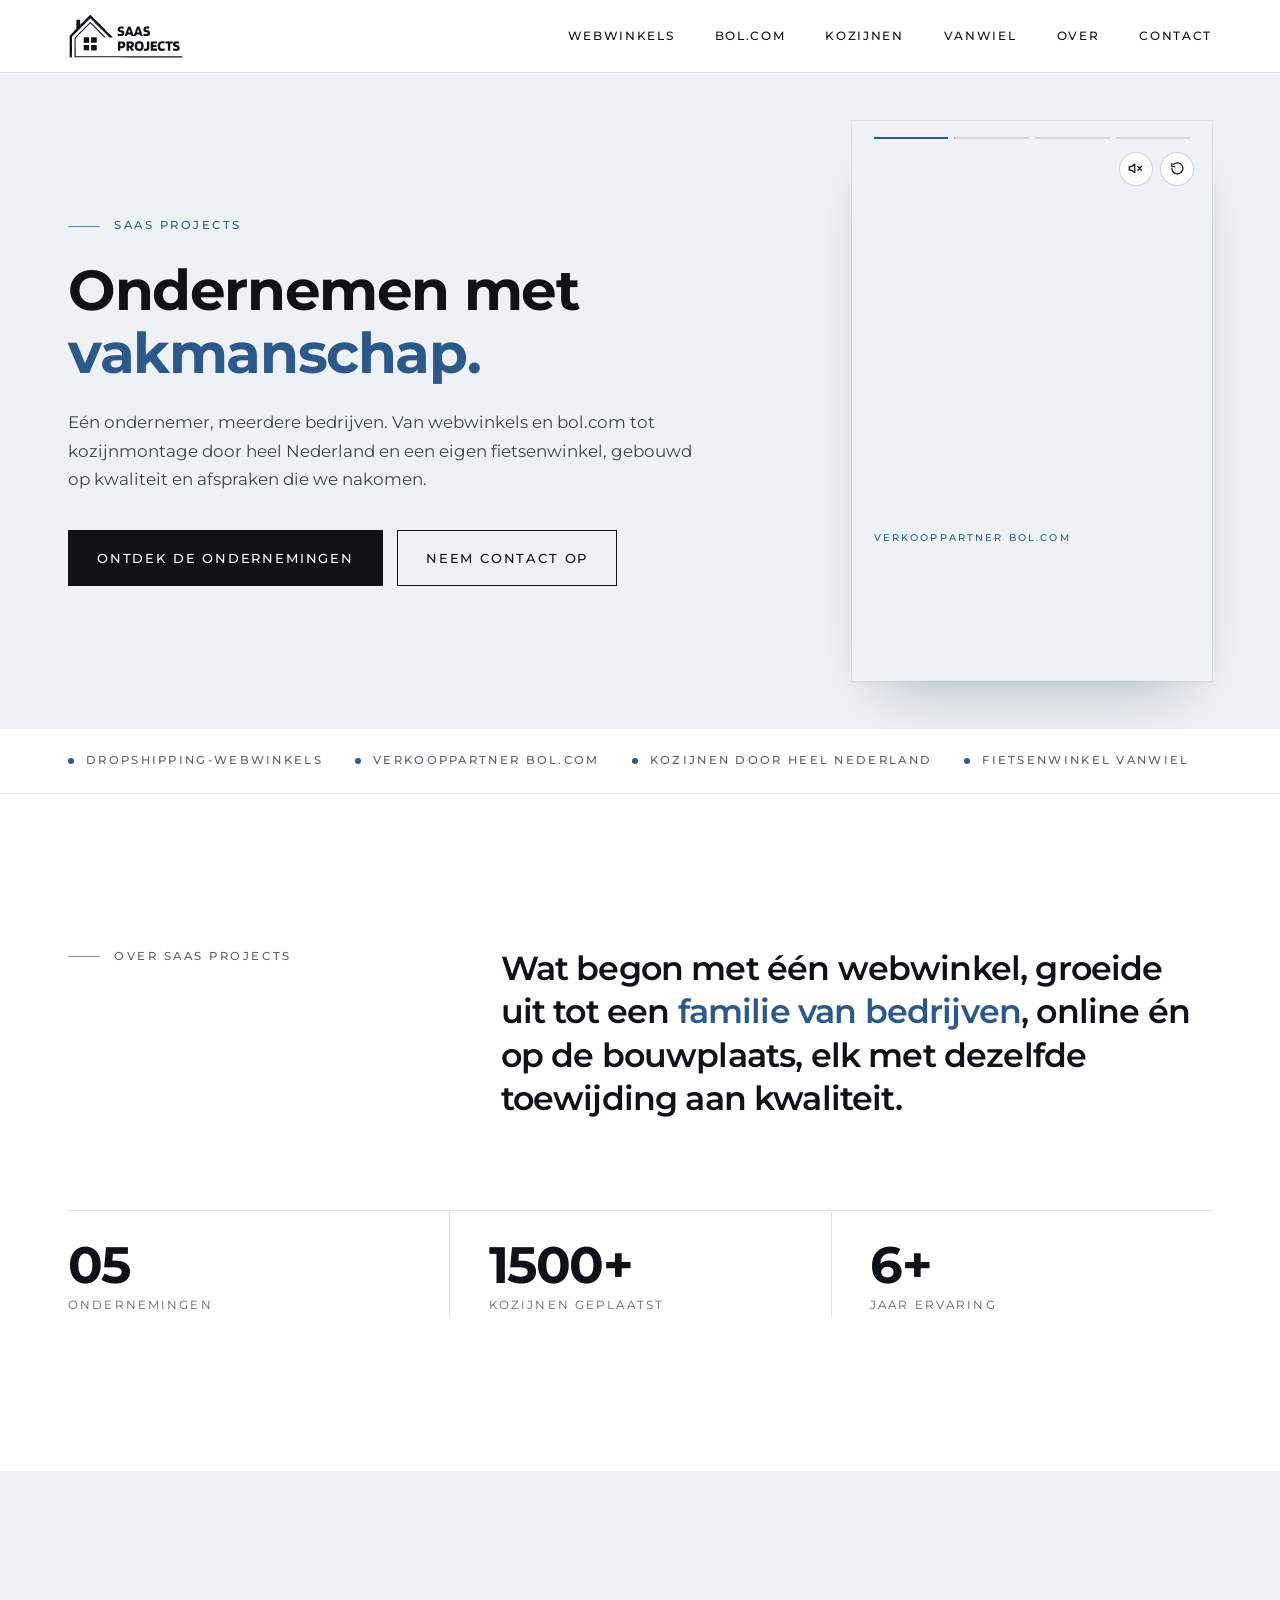
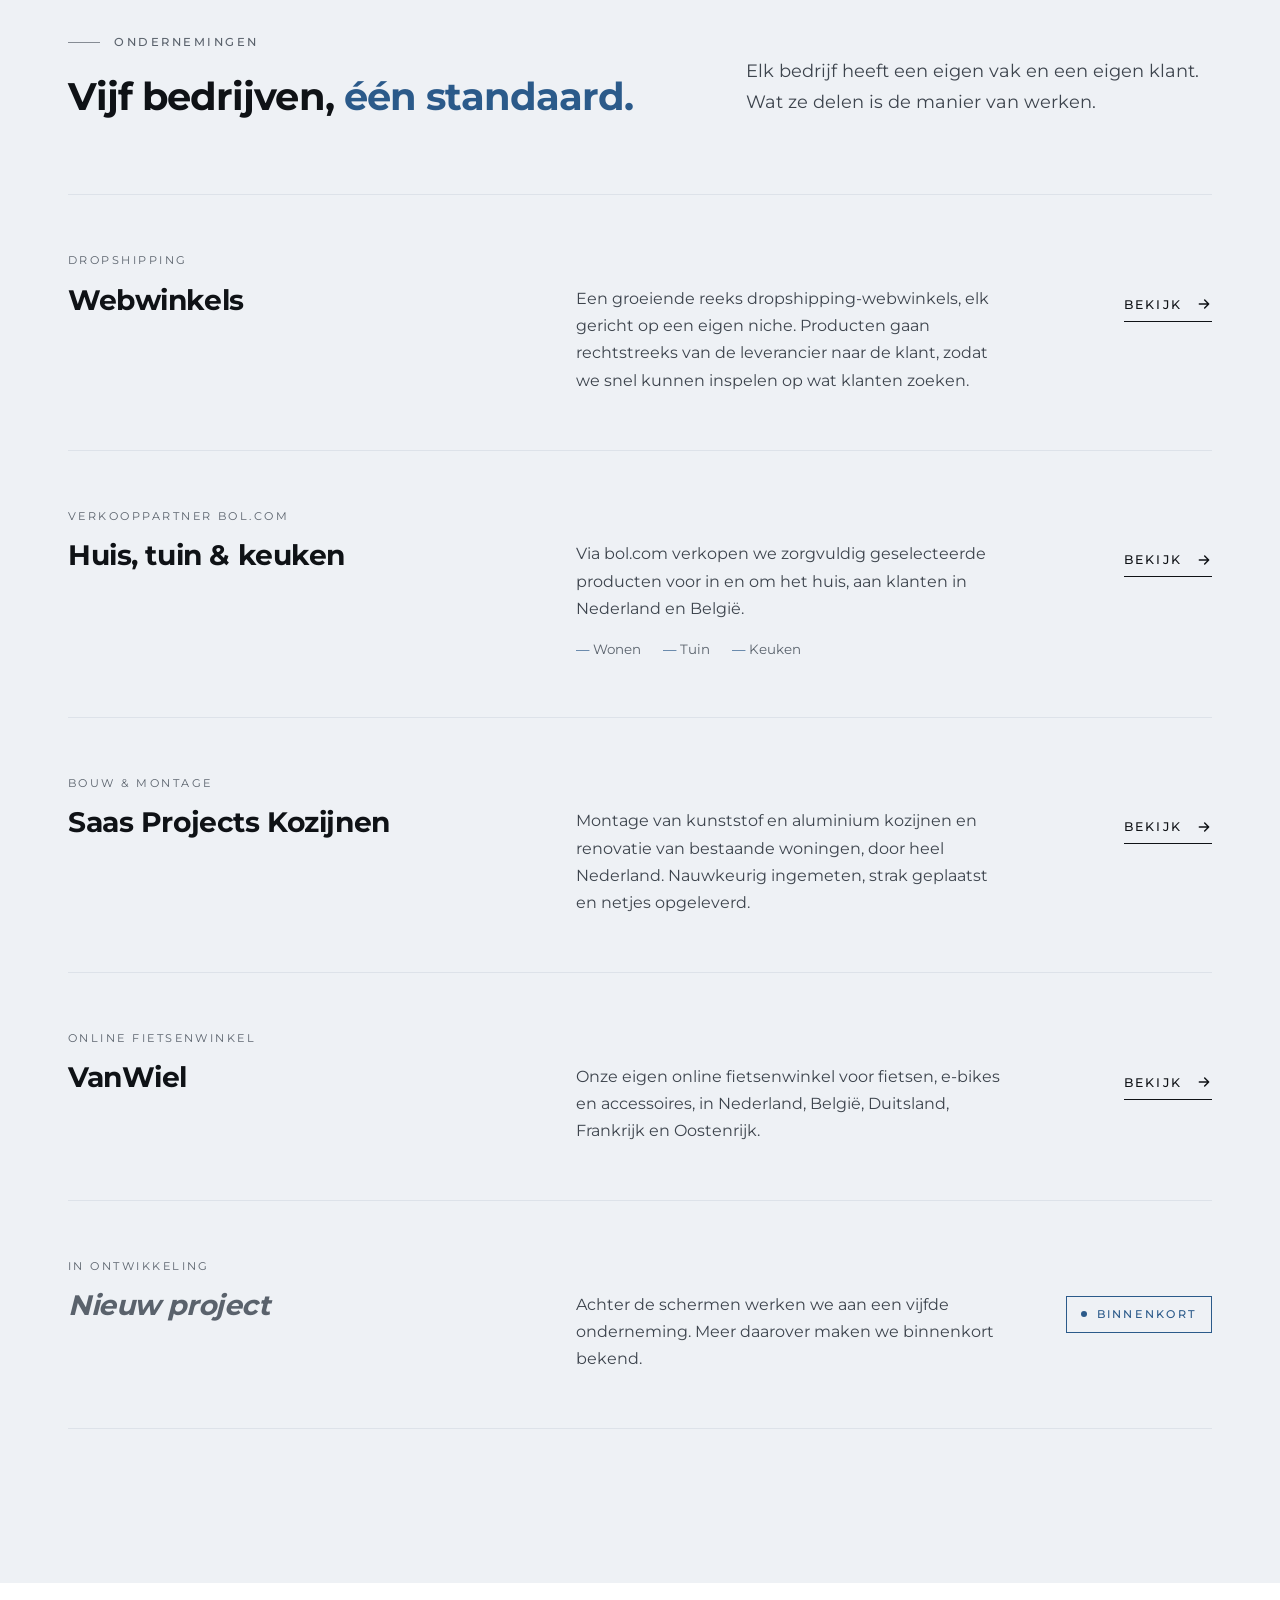
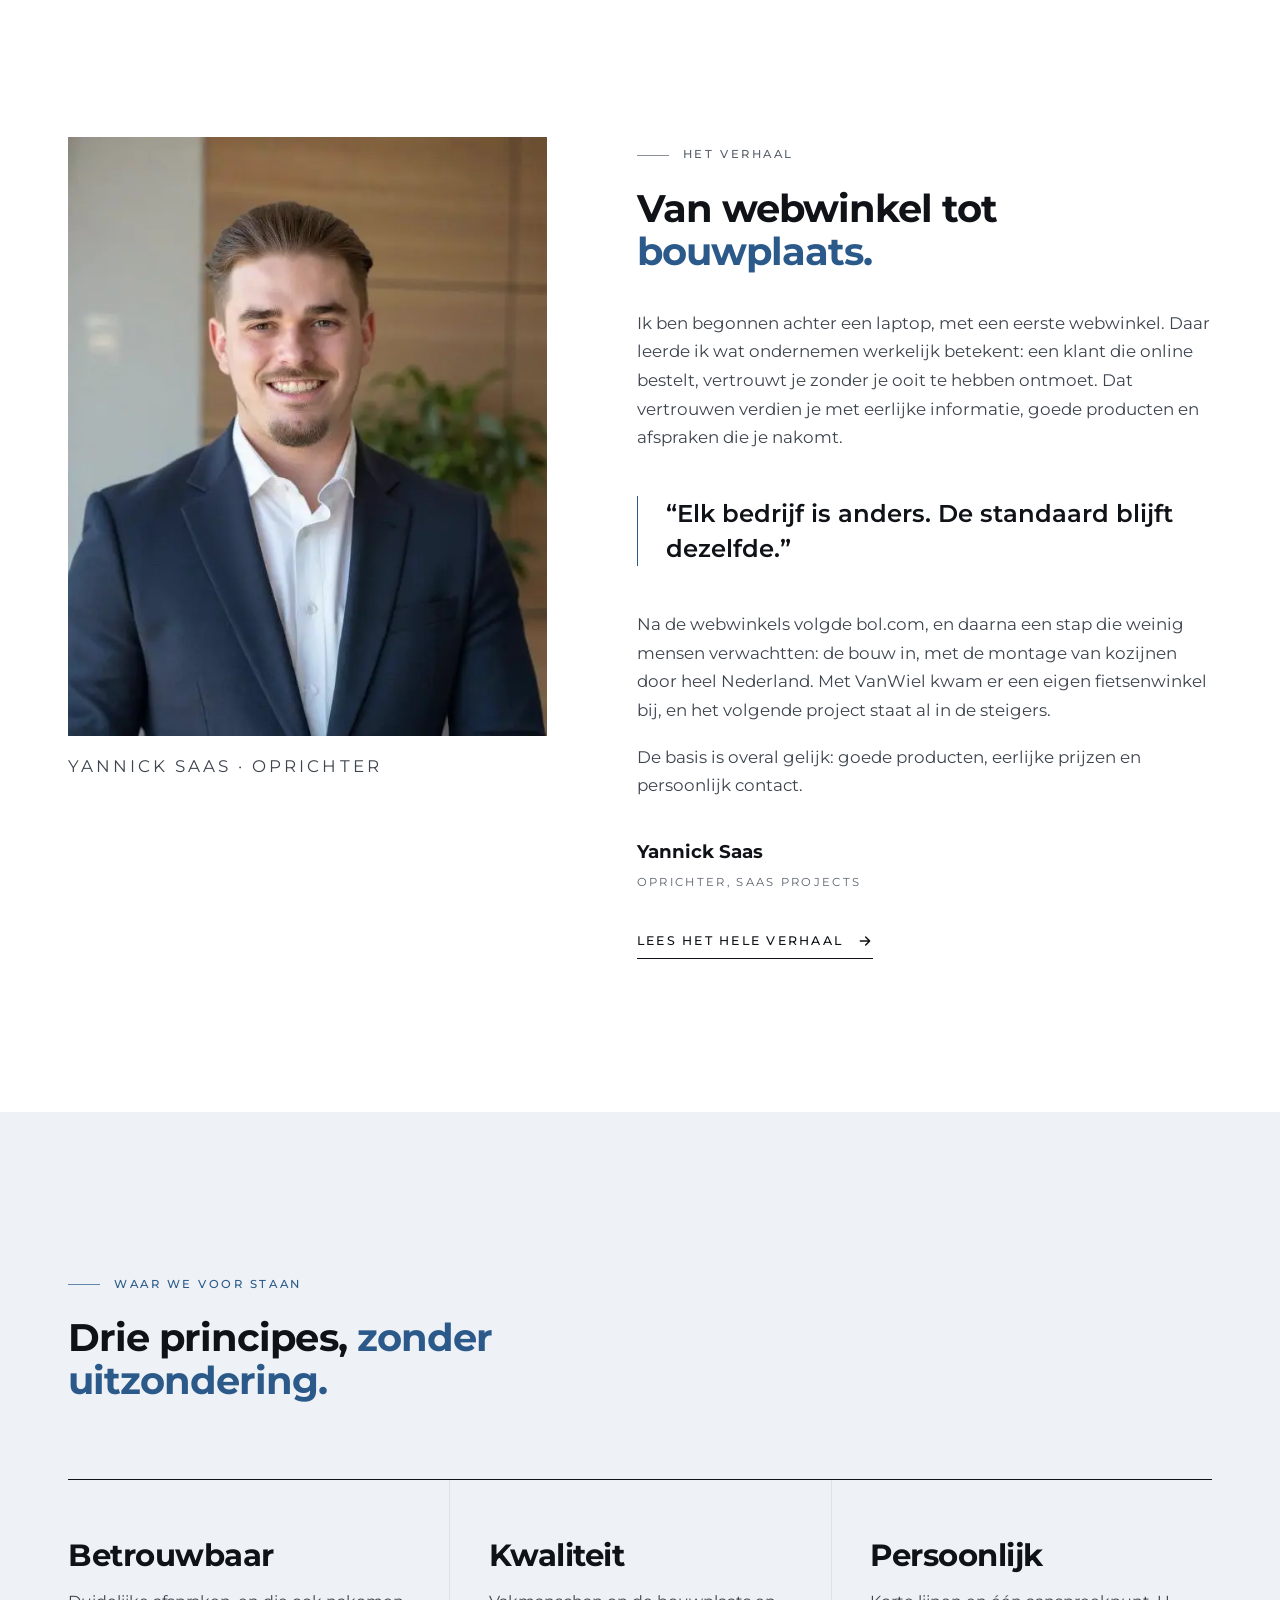
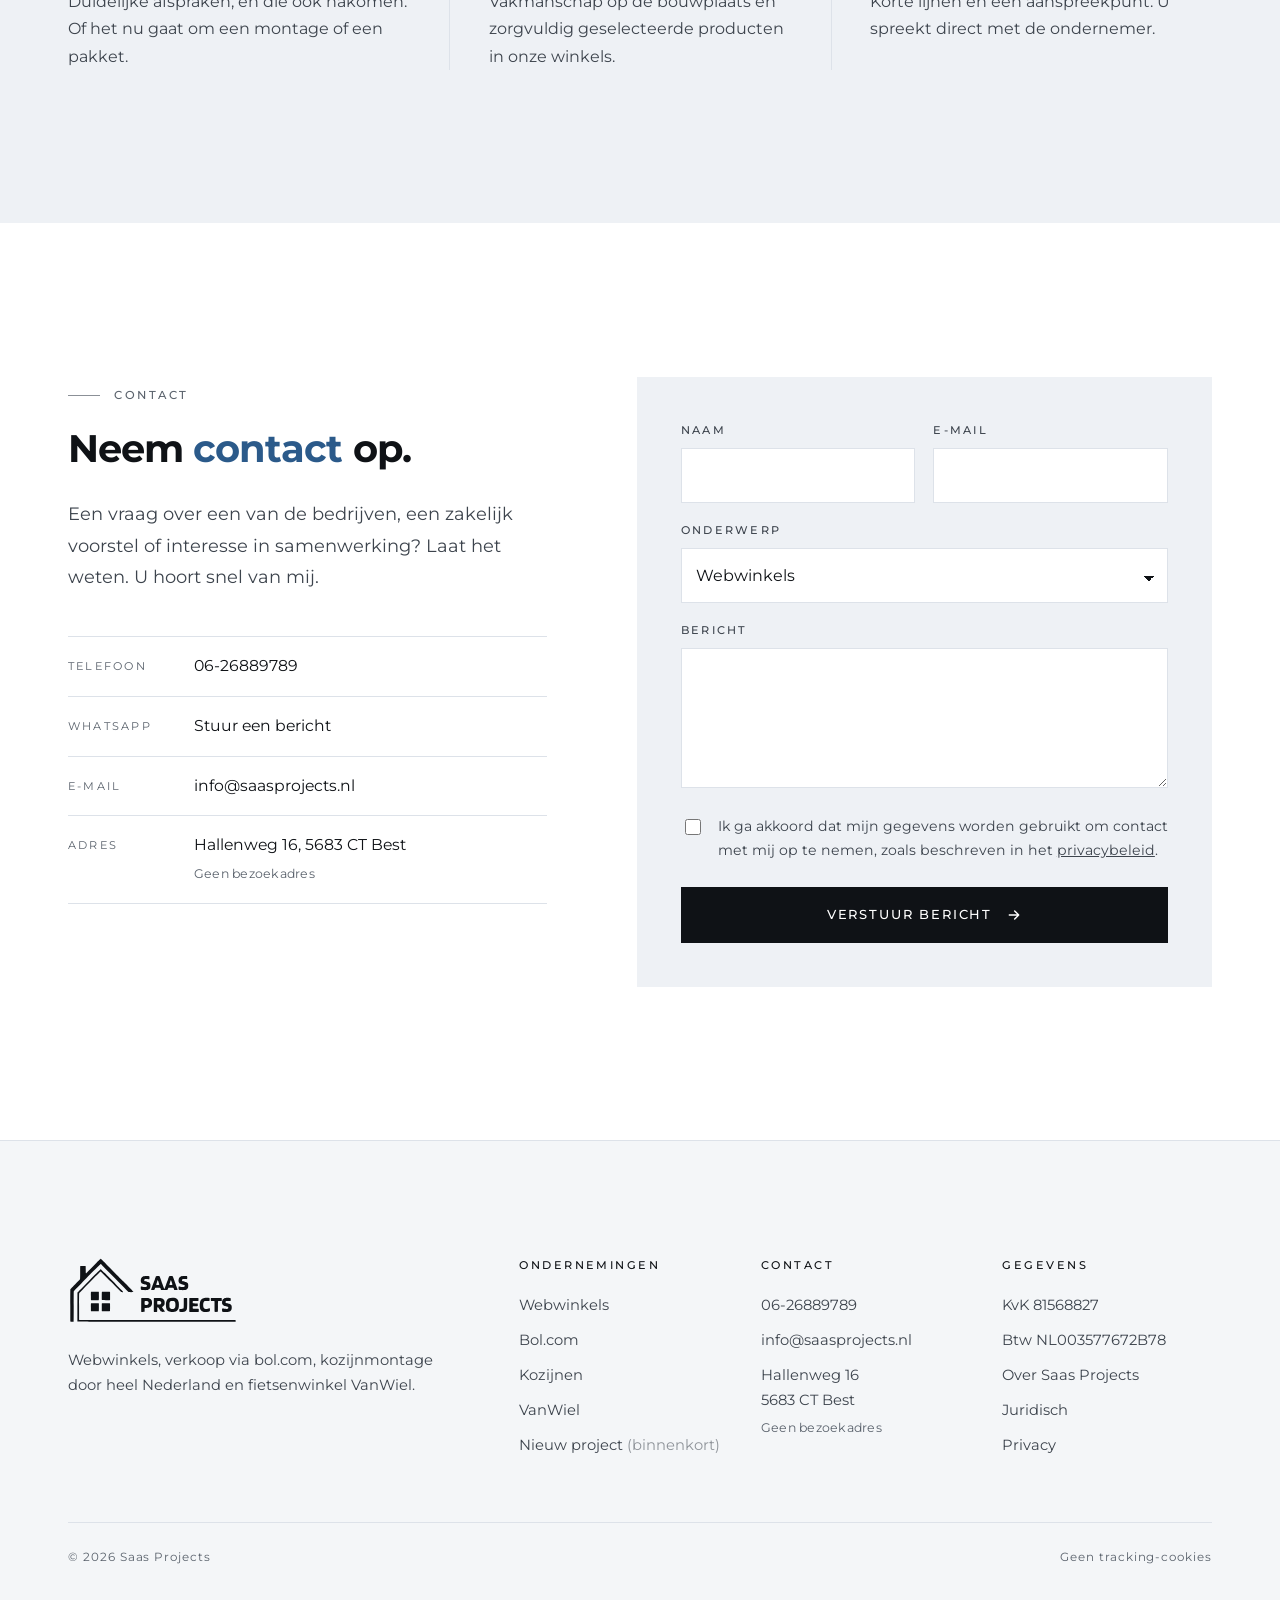
<file: index.html>
<!doctype html>
<html lang="nl">
<head>
  <meta charset="utf-8">
  <meta name="viewport" content="width=device-width, initial-scale=1">
  <title>Saas Projects | Ondernemen met vakmanschap</title>
  <meta name="description" content="Saas Projects is de thuisbasis van meerdere ondernemingen: webwinkels, verkoop via bol.com, kozijnmontage door heel Nederland en fietsenwinkel VanWiel.">
  <link rel="canonical" href="https://saasprojects.nl/">
  <meta name="theme-color" content="#121110">
  <meta property="og:type" content="website">
  <meta property="og:locale" content="nl_NL">
  <meta property="og:site_name" content="Saas Projects">
  <meta property="og:title" content="Saas Projects | Ondernemen met vakmanschap">
  <meta property="og:description" content="Saas Projects is de thuisbasis van meerdere ondernemingen: webwinkels, verkoop via bol.com, kozijnmontage door heel Nederland en fietsenwinkel VanWiel.">
  <meta property="og:url" content="https://saasprojects.nl/">
  <meta property="og:image" content="https://saasprojects.nl/assets/img/og.jpg">
  <link rel="icon" href="assets/favicon.svg" type="image/svg+xml">
  <link rel="apple-touch-icon" href="assets/apple-touch-icon.png">
  <link rel="preload" href="assets/fonts/montserrat.woff2" as="font" type="font/woff2" crossorigin>
  <link rel="stylesheet" href="assets/css/style.css?v=dbcd515c">
  <script type="application/ld+json">
  {
    "@context": "https://schema.org",
    "@type": "Organization",
    "name": "Saas Projects",
    "url": "https://saasprojects.nl/",
    "logo": "https://saasprojects.nl/assets/img/logo.png",
    "email": "info@saasprojects.nl",
    "telephone": "+31626889789",
    "vatID": "NL003577672B78",
    "founder": {
      "@type": "Person",
      "name": "Yannick Saas",
      "jobTitle": "Oprichter",
      "image": "https://saasprojects.nl/assets/img/ondernemer.webp"
    },
    "address": {
      "@type": "PostalAddress",
      "streetAddress": "Hallenweg 16",
      "postalCode": "5683 CT",
      "addressLocality": "Best",
      "addressCountry": "NL"
    },
    "subOrganization": [
      {
        "@type": "HomeAndConstructionBusiness",
        "name": "Saas Projects Kozijnen",
        "url": "https://saasprojects.nl/kozijnen"
      },
      {
        "@type": "OnlineStore",
        "name": "VanWiel",
        "url": "https://vanwiel.nl"
      }
    ]
  }
  </script>
</head>
<body>
  <a class="skip" href="#main">Naar de inhoud</a>

  <header class="header header--dark">
    <div class="container header__inner">
      <a class="brand" href="./" aria-label="Saas Projects, naar home"><span class="logo" role="img" aria-label="Saas Projects"></span></a>
      <button class="nav-toggle" aria-expanded="false" aria-controls="nav">Menu</button>
      <nav class="nav" id="nav" aria-label="Hoofdmenu">
        <a href="webwinkels.html">Webwinkels</a>
        <a href="bol.html">Bol.com</a>
        <a href="kozijnen.html">Kozijnen</a>
        <a href="vanwiel.html">VanWiel</a>
        <a href="over.html">Over</a>
        <a href="./#contact">Contact</a>
        <div class="nav__contact"><a href="tel:+31626889789">06-26889789</a><a href="mailto:info@saasprojects.nl">info@saasprojects.nl</a></div>
      </nav>
    </div>
  </header>

  <main id="main">
    <section class="hero hero--motion">
      <div class="hero__text">
        <span class="label">Saas Projects</span>
        <h1>Ondernemen met <em>vakmanschap.</em></h1>
        <p class="hero__lede">Eén ondernemer, meerdere bedrijven. Van webwinkels en bol.com tot kozijnmontage door heel Nederland en een eigen fietsenwinkel, gebouwd op kwaliteit en afspraken die we nakomen.</p>
        <div class="hero__ctas">
          <a class="btn" href="#ondernemingen">Ontdek de ondernemingen</a>
          <a class="btn btn--outline" href="#contact">Neem contact op</a>
        </div>
      </div>
      <div class="hero__motion"><iframe src="assets/motion/intro.html?embed&v=9f42391f" title="Saas Projects in beweging: webwinkels, bol.com, kozijnen, VanWiel en een nieuw project" loading="eager"></iframe></div>
    </section>
    <div class="usp"><div class="container"><ul><li>Dropshipping-webwinkels</li><li>Verkooppartner bol.com</li><li>Kozijnen door heel Nederland</li><li>Fietsenwinkel VanWiel</li></ul></div></div>

    <section class="section">
      <div class="container">
        <div class="statement">
          <span class="label reveal">Over Saas Projects</span>
          <h2 class="reveal">Wat begon met één webwinkel, groeide uit tot een <em>familie van bedrijven</em>, online én op de bouwplaats, elk met dezelfde toewijding aan kwaliteit.</h2>
        </div>
        <div class="facts reveal">
          <div class="fact"><strong>05</strong><span>Ondernemingen</span></div>
          <div class="fact"><strong>1500+</strong><span>Kozijnen geplaatst</span></div>
          <div class="fact"><strong>6+</strong><span>Jaar ervaring</span></div>
        </div>
      </div>
    </section>

    <section class="section section--paper" id="ondernemingen">
      <div class="container">
        <div class="section-head">
          <div class="reveal">
            <span class="label">Ondernemingen</span>
            <h2>Vijf bedrijven, <em>één standaard.</em></h2>
          </div>
          <p class="lede reveal" style="max-width:26em;margin:0">Elk bedrijf heeft een eigen vak en een eigen klant. Wat ze delen is de manier van werken.</p>
        </div>

        <ol class="ventures">
          <li class="venture venture--link reveal">

            <div>
              <span class="venture__kind">Dropshipping</span>
              <h3><a href="webwinkels.html">Webwinkels</a></h3>
            </div>
            <p>Een groeiende reeks dropshipping-webwinkels, elk gericht op een eigen niche. Producten gaan rechtstreeks van de leverancier naar de klant, zodat we snel kunnen inspelen op wat klanten zoeken.</p>
            <div class="venture__cta"><a class="link" href="webwinkels.html">Bekijk <svg aria-hidden="true"><use href="assets/icons.svg#arrow"/></svg></a></div>
          </li>
          <li class="venture venture--link reveal">

            <div>
              <span class="venture__kind">Verkooppartner bol.com</span>
              <h3><a href="bol.html">Huis, tuin &amp; keuken</a></h3>
            </div>
            <div class="venture__desc">
              <p>Via bol.com verkopen we zorgvuldig geselecteerde producten voor in en om het huis, aan klanten in Nederland en België.</p>
              <div class="venture__tags"><span>Wonen</span><span>Tuin</span><span>Keuken</span></div>
            </div>
            <div class="venture__cta"><a class="link" href="bol.html">Bekijk <svg aria-hidden="true"><use href="assets/icons.svg#arrow"/></svg></a></div>
          </li>
          <li class="venture venture--link reveal">

            <div>
              <span class="venture__kind">Bouw &amp; montage</span>
              <h3><a href="kozijnen.html">Saas Projects Kozijnen</a></h3>
            </div>
            <p>Montage van kunststof en aluminium kozijnen en renovatie van bestaande woningen, door heel Nederland. Nauwkeurig ingemeten, strak geplaatst en netjes opgeleverd.</p>
            <div class="venture__cta"><a class="link" href="kozijnen.html">Bekijk <svg aria-hidden="true"><use href="assets/icons.svg#arrow"/></svg></a></div>
          </li>
          <li class="venture venture--link reveal">

            <div>
              <span class="venture__kind">Online fietsenwinkel</span>
              <h3><a href="vanwiel.html">VanWiel</a></h3>
            </div>
            <p>Onze eigen online fietsenwinkel voor fietsen, e-bikes en accessoires, in Nederland, België, Duitsland, Frankrijk en Oostenrijk.</p>
            <div class="venture__cta"><a class="link" href="vanwiel.html">Bekijk <svg aria-hidden="true"><use href="assets/icons.svg#arrow"/></svg></a></div>
          </li>
          <li class="venture venture--soon reveal">

            <div>
              <span class="venture__kind">In ontwikkeling</span>
              <h3>Nieuw project</h3>
            </div>
            <p>Achter de schermen werken we aan een vijfde onderneming. Meer daarover maken we binnenkort bekend.</p>
            <div class="venture__cta"><span class="soon">Binnenkort</span></div>
          </li>
        </ol>
      </div>
    </section>

    <section class="section" id="verhaal">
      <div class="container story">
        <div class="reveal">
          <div class="portrait">
            <img src="assets/img/ondernemer.webp" alt="Yannick Saas, oprichter van Saas Projects" width="576" height="720" loading="lazy">
          </div>
          <p class="portrait__cap">Yannick Saas · Oprichter</p>
        </div>
        <div class="reveal">
          <span class="label">Het verhaal</span>
          <h2>Van webwinkel tot <em>bouwplaats.</em></h2>
          <p>Ik ben begonnen achter een laptop, met een eerste webwinkel. Daar leerde ik wat ondernemen werkelijk betekent: een klant die online bestelt, vertrouwt je zonder je ooit te hebben ontmoet. Dat vertrouwen verdien je met eerlijke informatie, goede producten en afspraken die je nakomt.</p>
          <blockquote class="quote">“Elk bedrijf is anders. De standaard blijft dezelfde.”</blockquote>
          <p>Na de webwinkels volgde bol.com, en daarna een stap die weinig mensen verwachtten: de bouw in, met de montage van kozijnen door heel Nederland. Met VanWiel kwam er een eigen fietsenwinkel bij, en het volgende project staat al in de steigers.</p>
          <p>De basis is overal gelijk: goede producten, eerlijke prijzen en persoonlijk contact.</p>
          <div class="signature"><b>Yannick Saas</b><span>Oprichter, Saas Projects</span></div>
          <a class="link" href="over.html" style="margin-top:36px">Lees het hele verhaal <svg aria-hidden="true"><use href="assets/icons.svg#arrow"/></svg></a>
        </div>
      </div>
    </section>

    <section class="section section--night">
      <div class="container">
        <div class="section-head" style="margin-bottom:0">
          <div class="reveal">
            <span class="label">Waar we voor staan</span>
            <h2>Drie principes, <em>zonder uitzondering.</em></h2>
          </div>
        </div>
        <div class="principles">
          <div class="principle reveal"><h3>Betrouwbaar</h3><p>Duidelijke afspraken, en die ook nakomen. Of het nu gaat om een montage of een pakket.</p></div>
          <div class="principle reveal"><h3>Kwaliteit</h3><p>Vakmanschap op de bouwplaats en zorgvuldig geselecteerde producten in onze winkels.</p></div>
          <div class="principle reveal"><h3>Persoonlijk</h3><p>Korte lijnen en één aanspreekpunt. U spreekt direct met de ondernemer.</p></div>
        </div>
      </div>
    </section>

    <section class="section" id="contact">
      <div class="container contact">
        <div class="reveal">
          <span class="label">Contact</span>
          <h2>Neem <em>contact</em> op.</h2>
          <p class="lede">Een vraag over een van de bedrijven, een zakelijk voorstel of interesse in samenwerking? Laat het weten. U hoort snel van mij.</p>
          <ul class="details">
            <li><small>Telefoon</small><a href="tel:+31626889789">06-26889789</a></li>
            <li><small>WhatsApp</small><a href="https://wa.me/31626889789" rel="noopener">Stuur een bericht</a></li>
            <li><small>E-mail</small><a href="mailto:info@saasprojects.nl">info@saasprojects.nl</a></li>
            <li><small>Adres</small><span>Hallenweg 16, 5683 CT Best<br><span class="addr-note">Geen bezoekadres</span></span></li>
          </ul>
        </div>

        <form class="form reveal" name="contact" method="POST" action="https://api.web3forms.com/submit">
          <input type="hidden" name="access_key" value="5a45a47b-115b-4865-8482-a3fdf79f6954">
          <input type="hidden" name="subject" value="Nieuw bericht via saasprojects.nl (contact)">
          <input type="hidden" name="from_name" value="saasprojects.nl">
          <input type="hidden" name="redirect" value="https://saasprojects.nl/bedankt.html">
          <input type="checkbox" name="botcheck" class="hidden" tabindex="-1" autocomplete="off" aria-hidden="true">
          <div class="row">
            <div class="field"><label for="naam">Naam</label><input id="naam" name="naam" autocomplete="name" required></div>
            <div class="field"><label for="email">E-mail</label><input id="email" name="email" type="email" autocomplete="email" required></div>
          </div>
          <div class="field">
            <label for="onderwerp">Onderwerp</label>
            <select id="onderwerp" name="onderwerp">
              <option>Webwinkels</option>
              <option>Bol.com-winkel</option>
              <option>Kozijnen &amp; renovatie</option>
              <option>VanWiel</option>
              <option>Samenwerking</option>
              <option>Overig</option>
            </select>
          </div>
          <div class="field"><label for="bericht">Bericht</label><textarea id="bericht" name="bericht" required></textarea></div>
          <label class="check"><input type="checkbox" name="akkoord" required> <span>Ik ga akkoord dat mijn gegevens worden gebruikt om contact met mij op te nemen, zoals beschreven in het <a href="privacybeleid.html">privacybeleid</a>.</span></label>
          <button class="btn" type="submit">Verstuur bericht <svg aria-hidden="true"><use href="assets/icons.svg#arrow"/></svg></button>
        </form>
      </div>
    </section>
  </main>

  <footer class="footer">
    <div class="container">
      <div class="footer__grid" style="padding-top:0">
        <div>
          <a class="brand brand--footer" href="./" aria-label="Saas Projects, naar home"><span class="logo" role="img" aria-label="Saas Projects"></span></a>
          <p style="max-width:26em">Webwinkels, verkoop via bol.com, kozijnmontage door heel Nederland en fietsenwinkel VanWiel.</p>
        </div>
        <div>
          <h4>Ondernemingen</h4>
          <ul>
            <li><a href="webwinkels.html">Webwinkels</a></li>
            <li><a href="bol.html">Bol.com</a></li>
            <li><a href="kozijnen.html">Kozijnen</a></li>
            <li><a href="vanwiel.html">VanWiel</a></li>
            <li>Nieuw project <span style="opacity:.55">(binnenkort)</span></li>
          </ul>
        </div>
        <div>
          <h4>Contact</h4>
          <ul>
            <li><a href="tel:+31626889789">06-26889789</a></li>
            <li><a href="mailto:info@saasprojects.nl">info@saasprojects.nl</a></li>
            <li>Hallenweg 16<br>5683 CT Best<br><span class="addr-note">Geen bezoekadres</span></li>
          </ul>
        </div>
        <div>
          <h4>Gegevens</h4>
          <ul>
            <li>KvK 81568827</li>
            <li>Btw NL003577672B78</li>
            <li><a href="over.html">Over Saas Projects</a></li>
            <li><a href="juridische-kennisgeving.html">Juridisch</a></li>
            <li><a href="privacybeleid.html">Privacy</a></li>
          </ul>
        </div>
      </div>
      <div class="footer__bottom">
        <span>© <span id="year">2026</span> Saas Projects</span>
        <span>Geen tracking-cookies</span>
      </div>
    </div>
  </footer>

  <script src="assets/js/main.js?v=3f7d1bdd" defer></script>
</body>
</html>
</file>
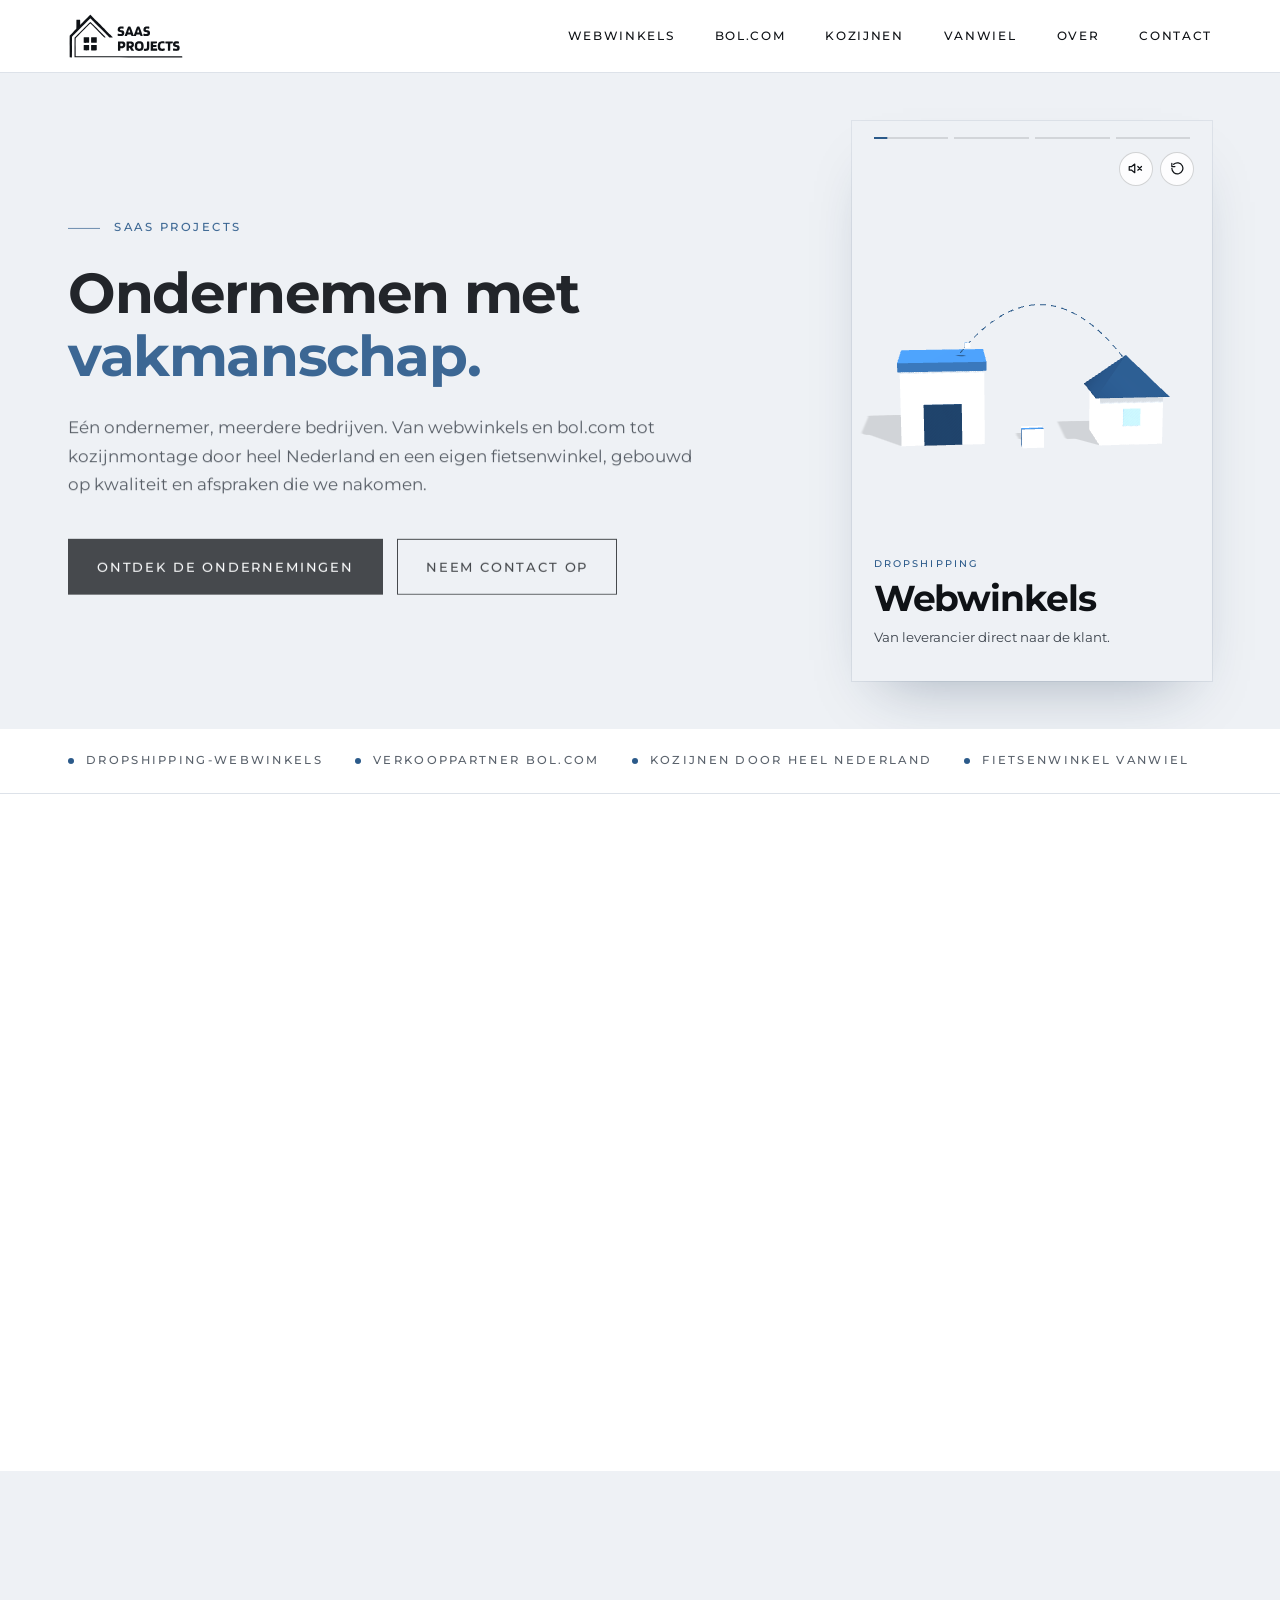
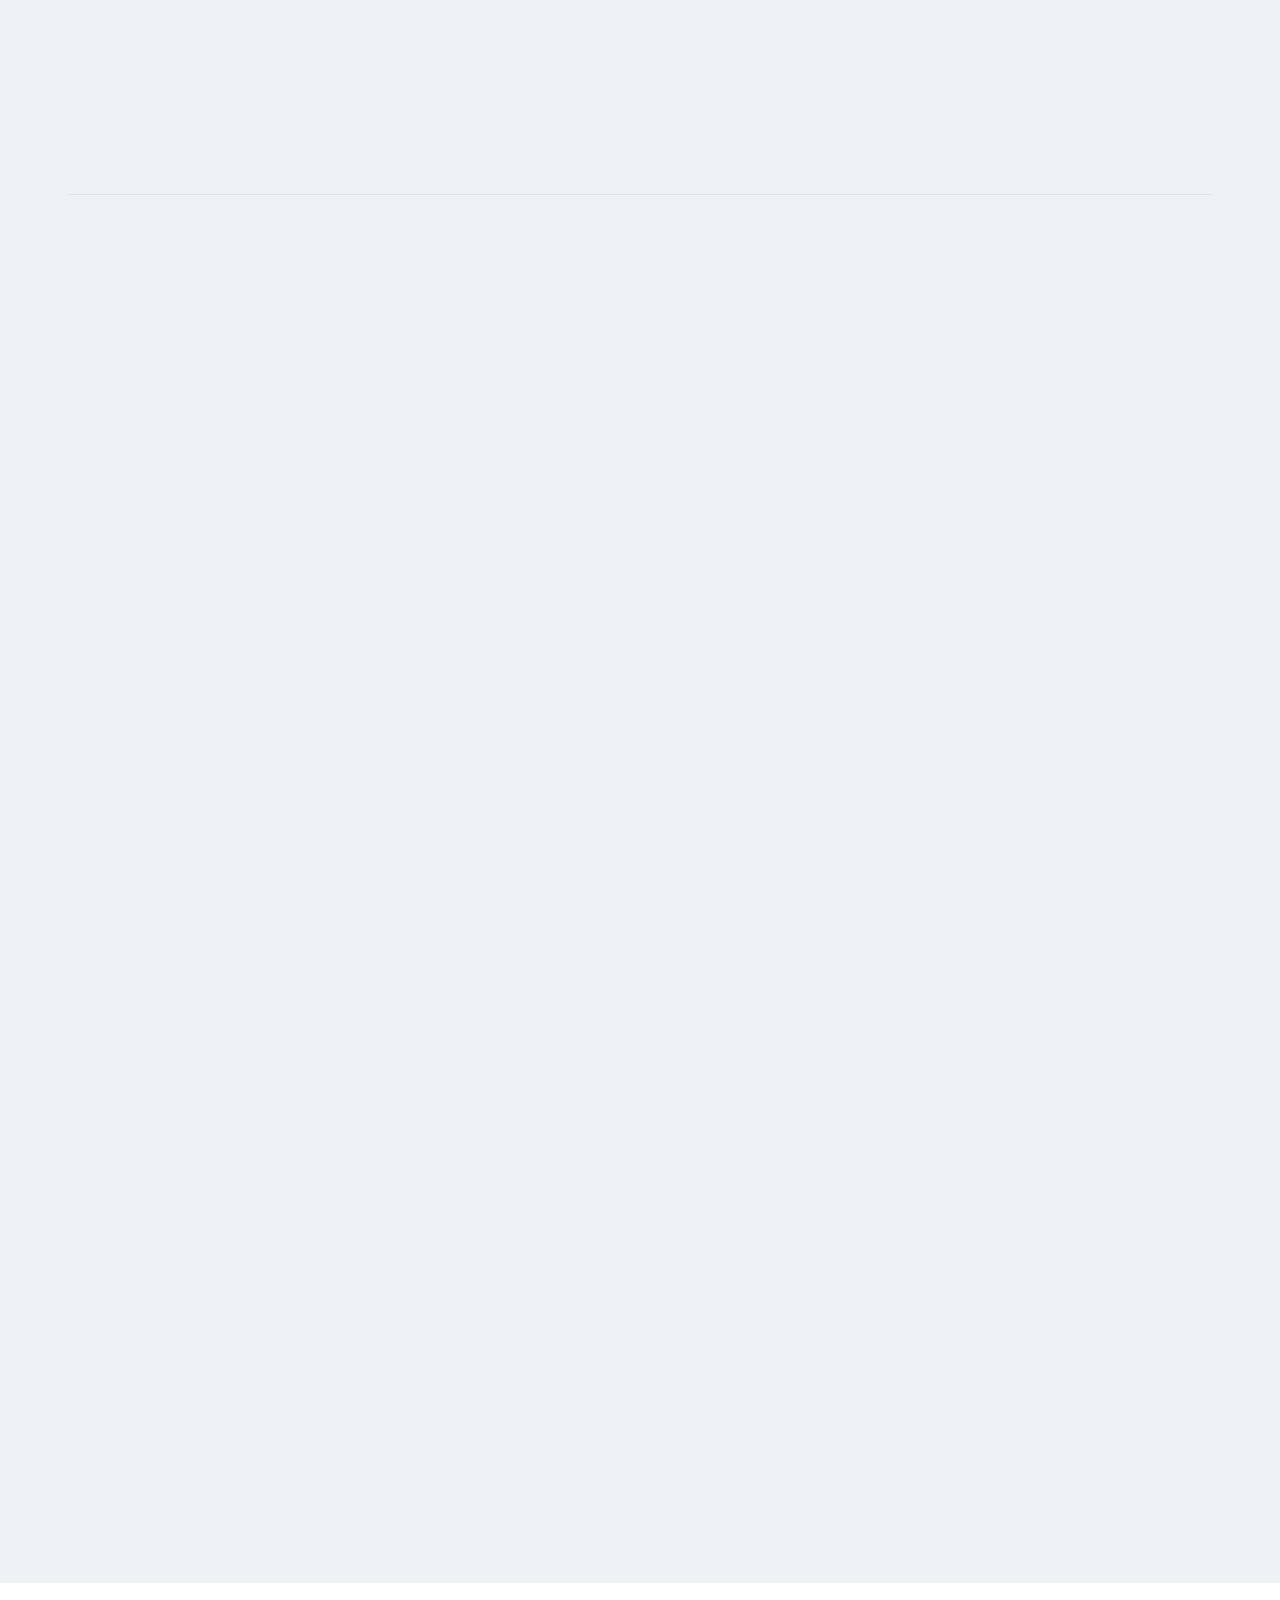
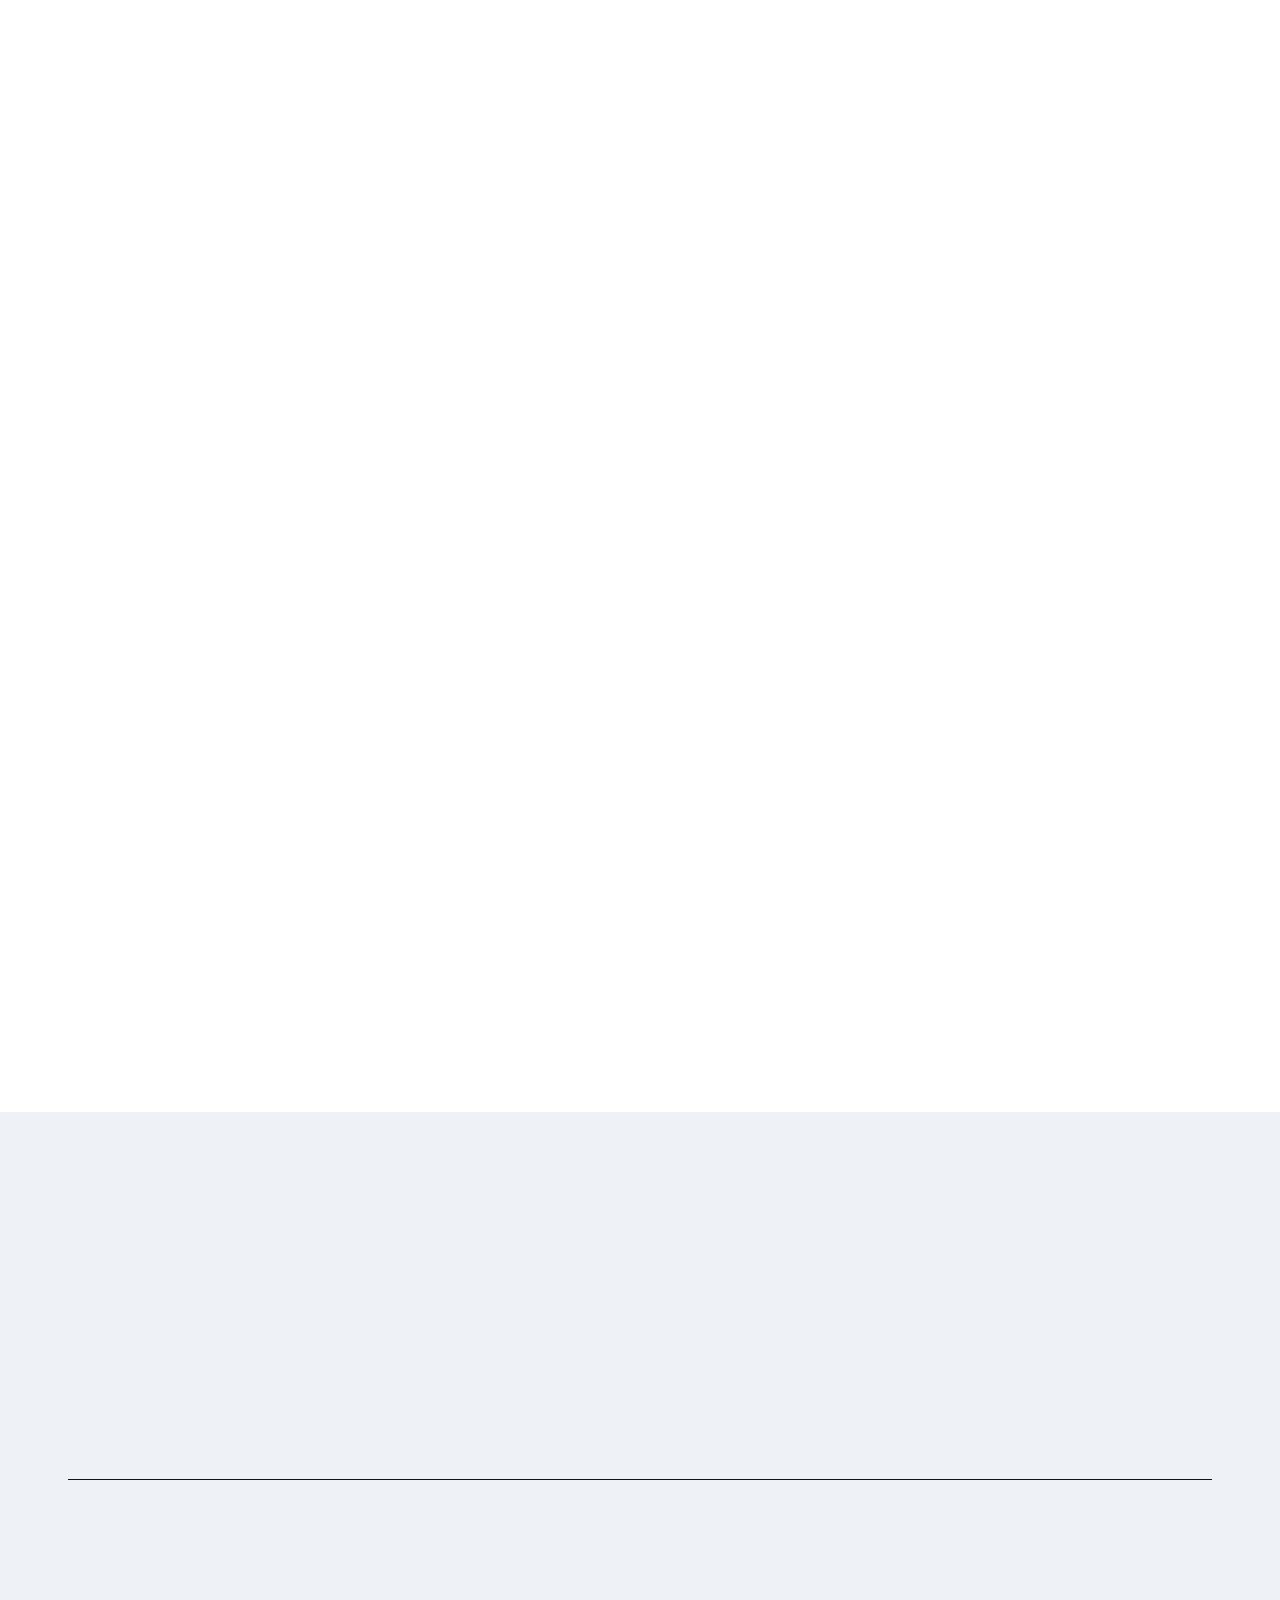
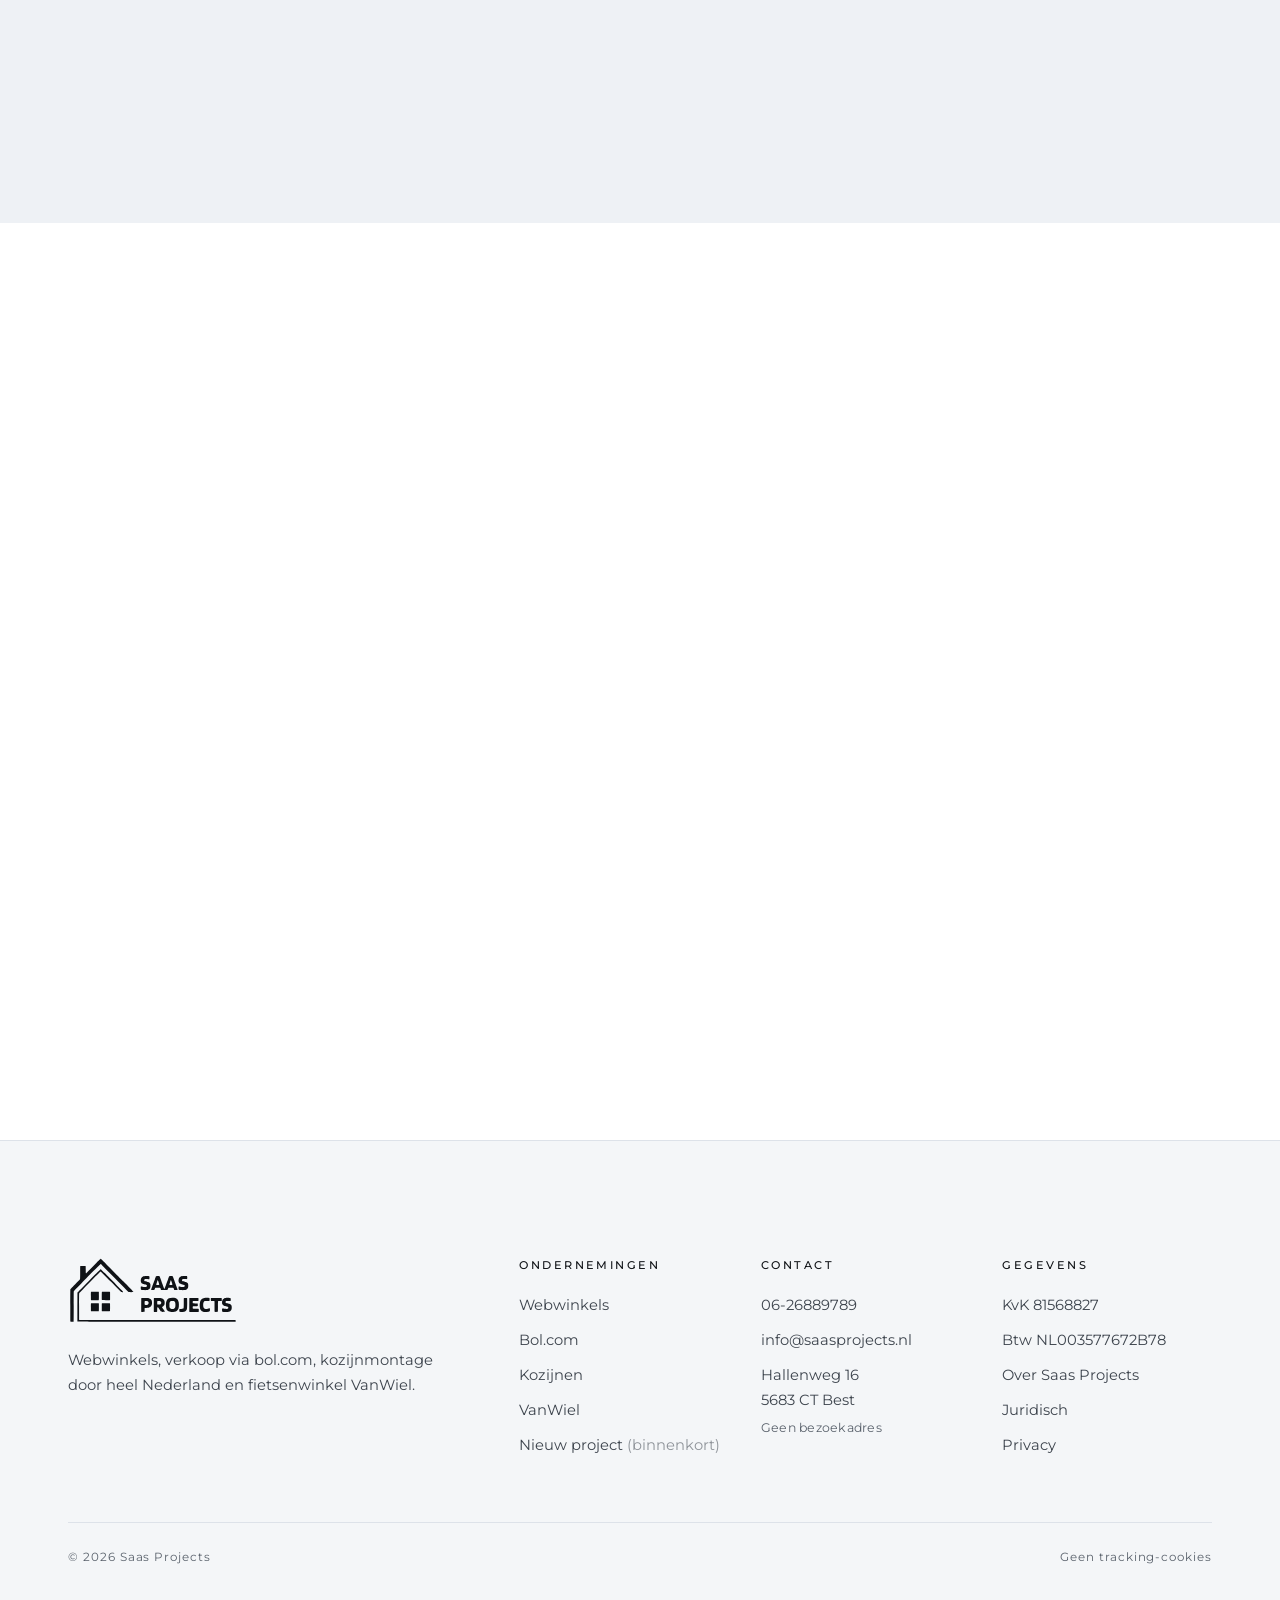
<file: contacteer-ons/index.html>
<!doctype html><html lang="nl"><head><meta charset="utf-8"><title>Doorsturen…</title><meta name="robots" content="noindex"><link rel="canonical" href="https://saasprojects.nl/#contact"><meta http-equiv="refresh" content="0; url=/#contact"></head><body><p><a href="/#contact">Ga verder naar de nieuwe pagina</a></p></body></html>
</file>
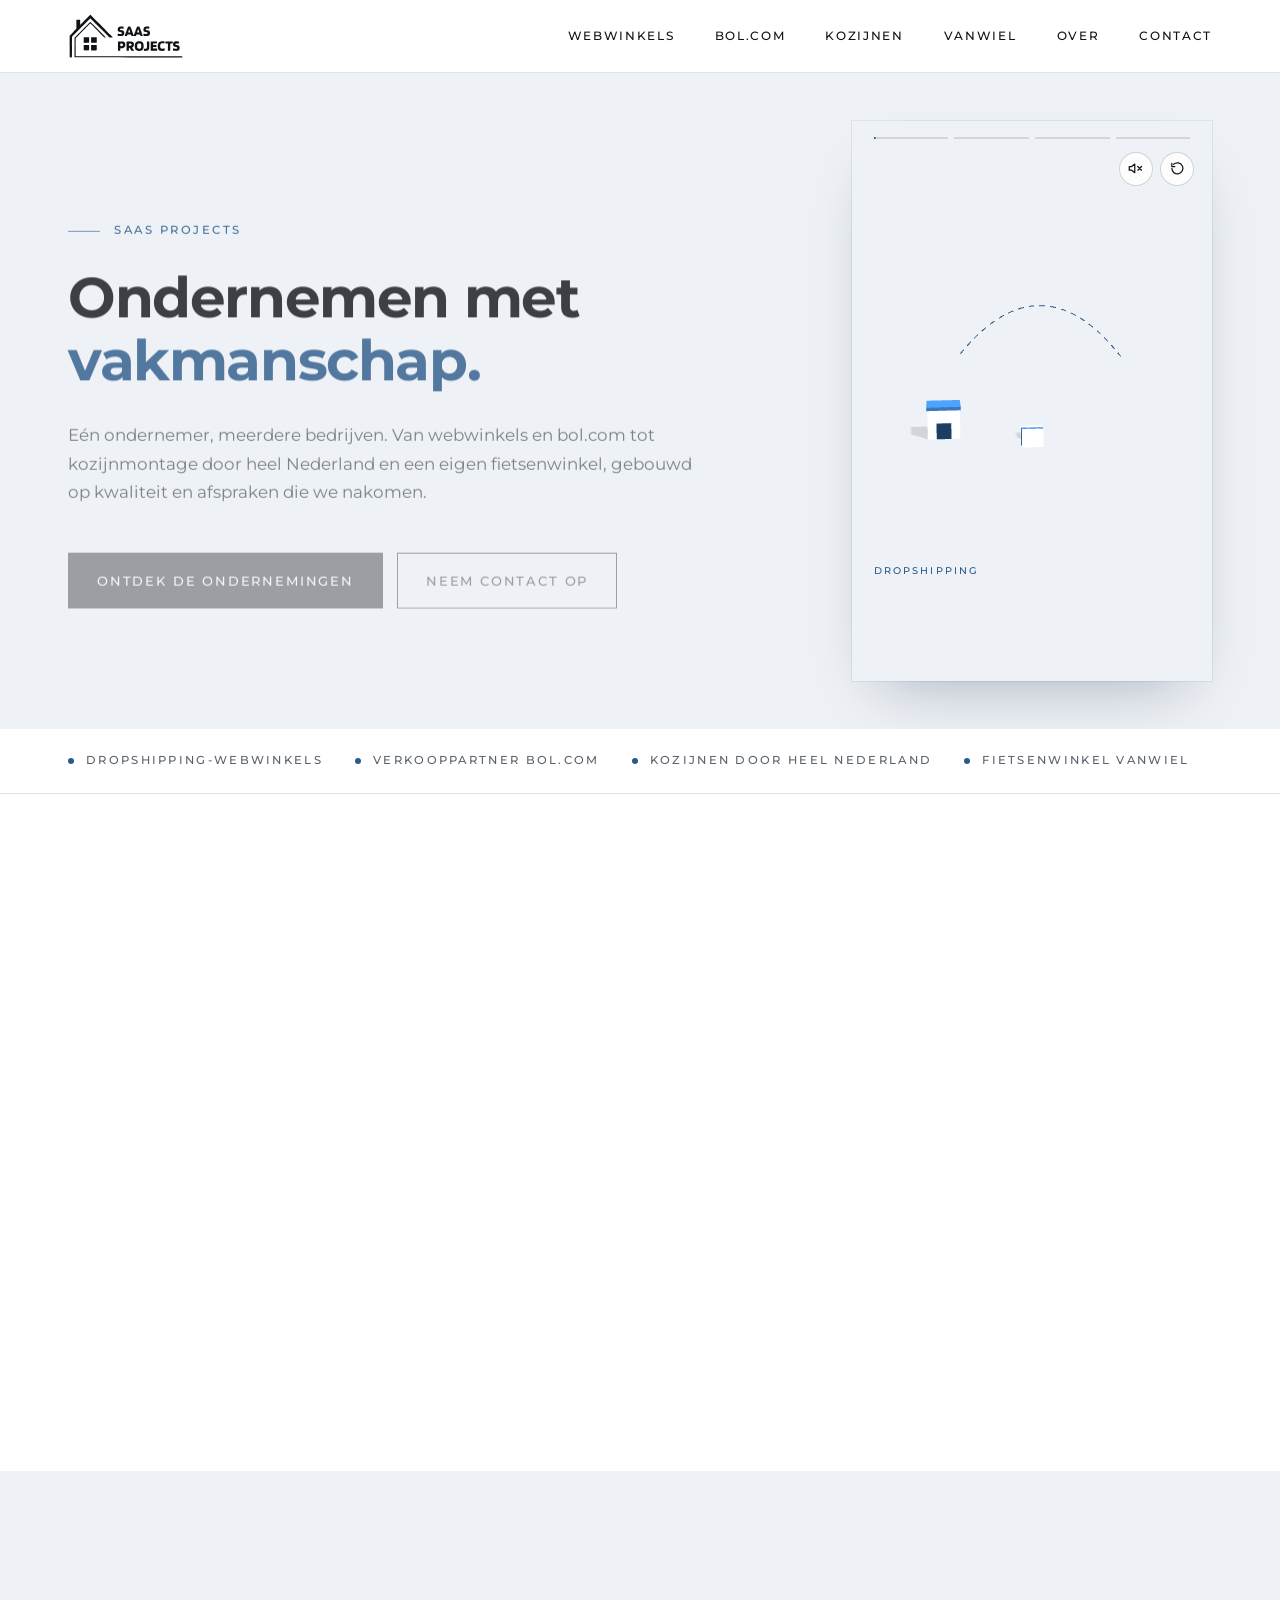
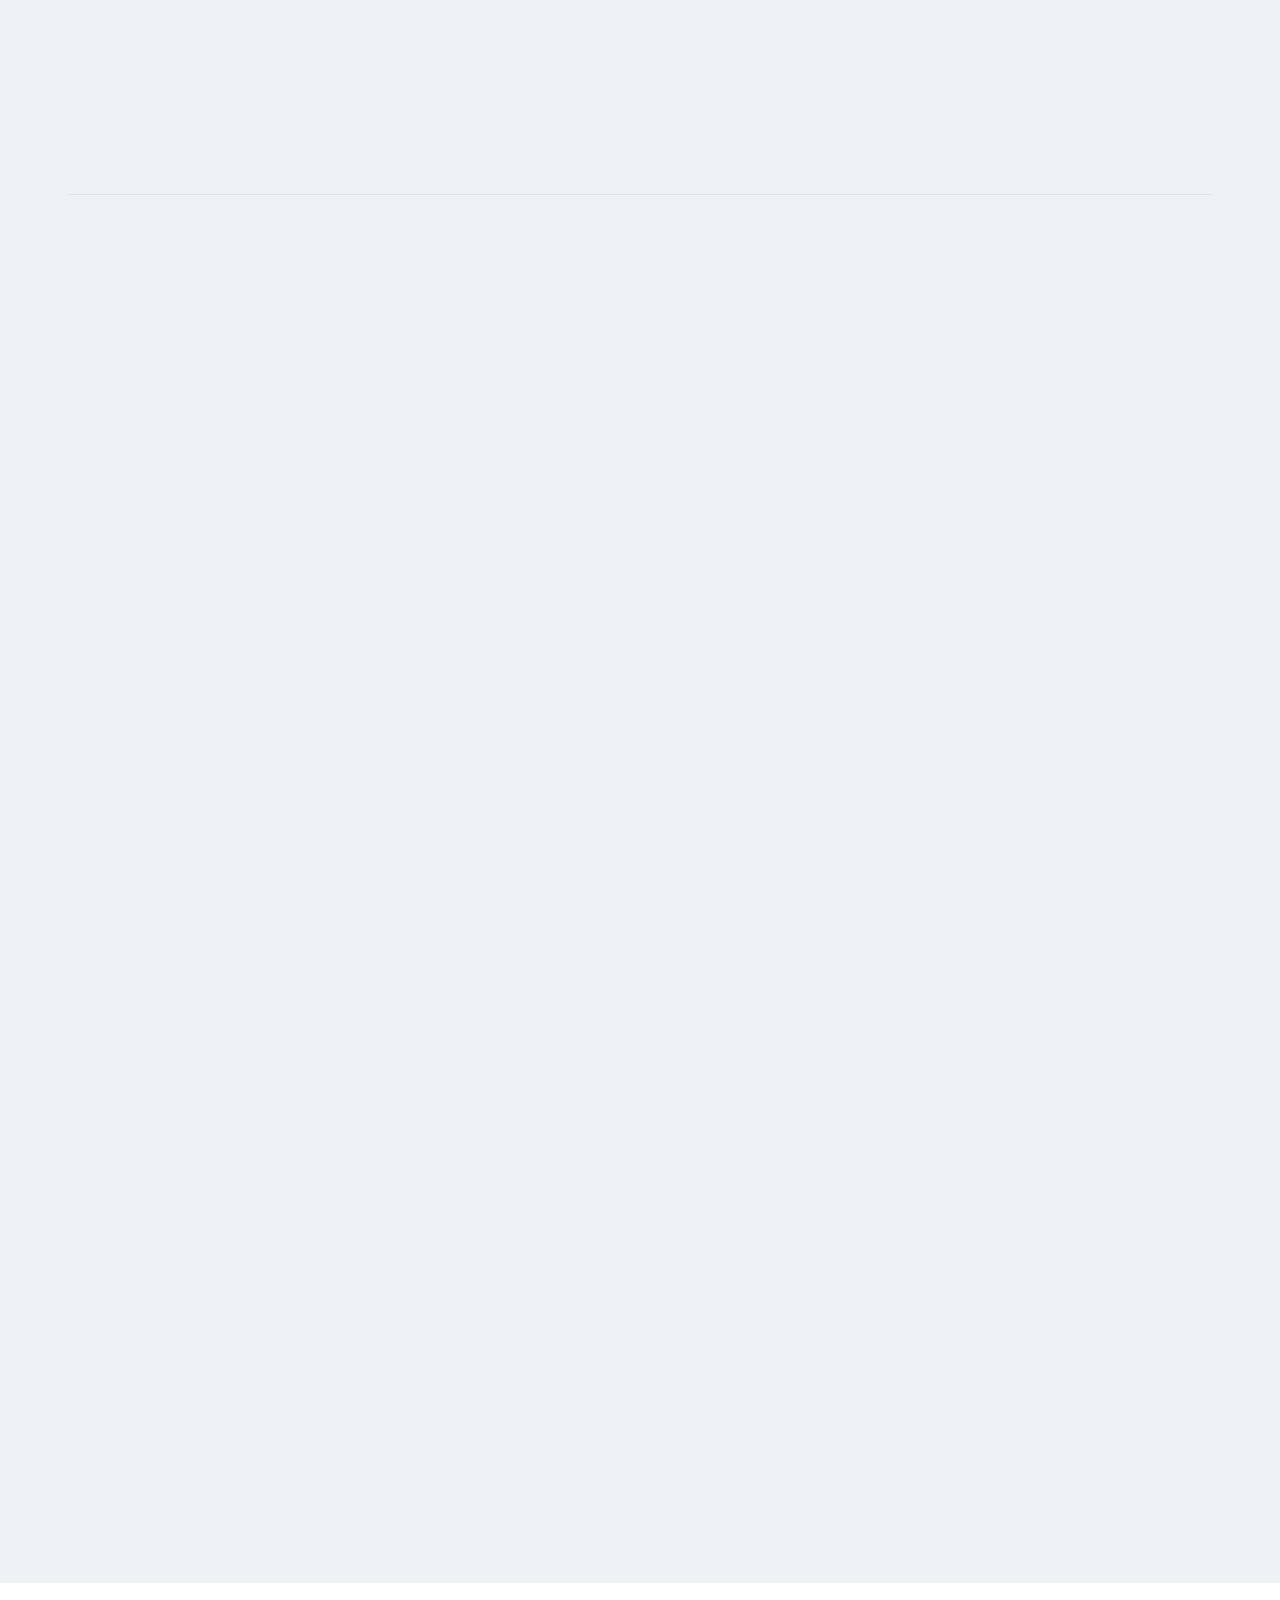
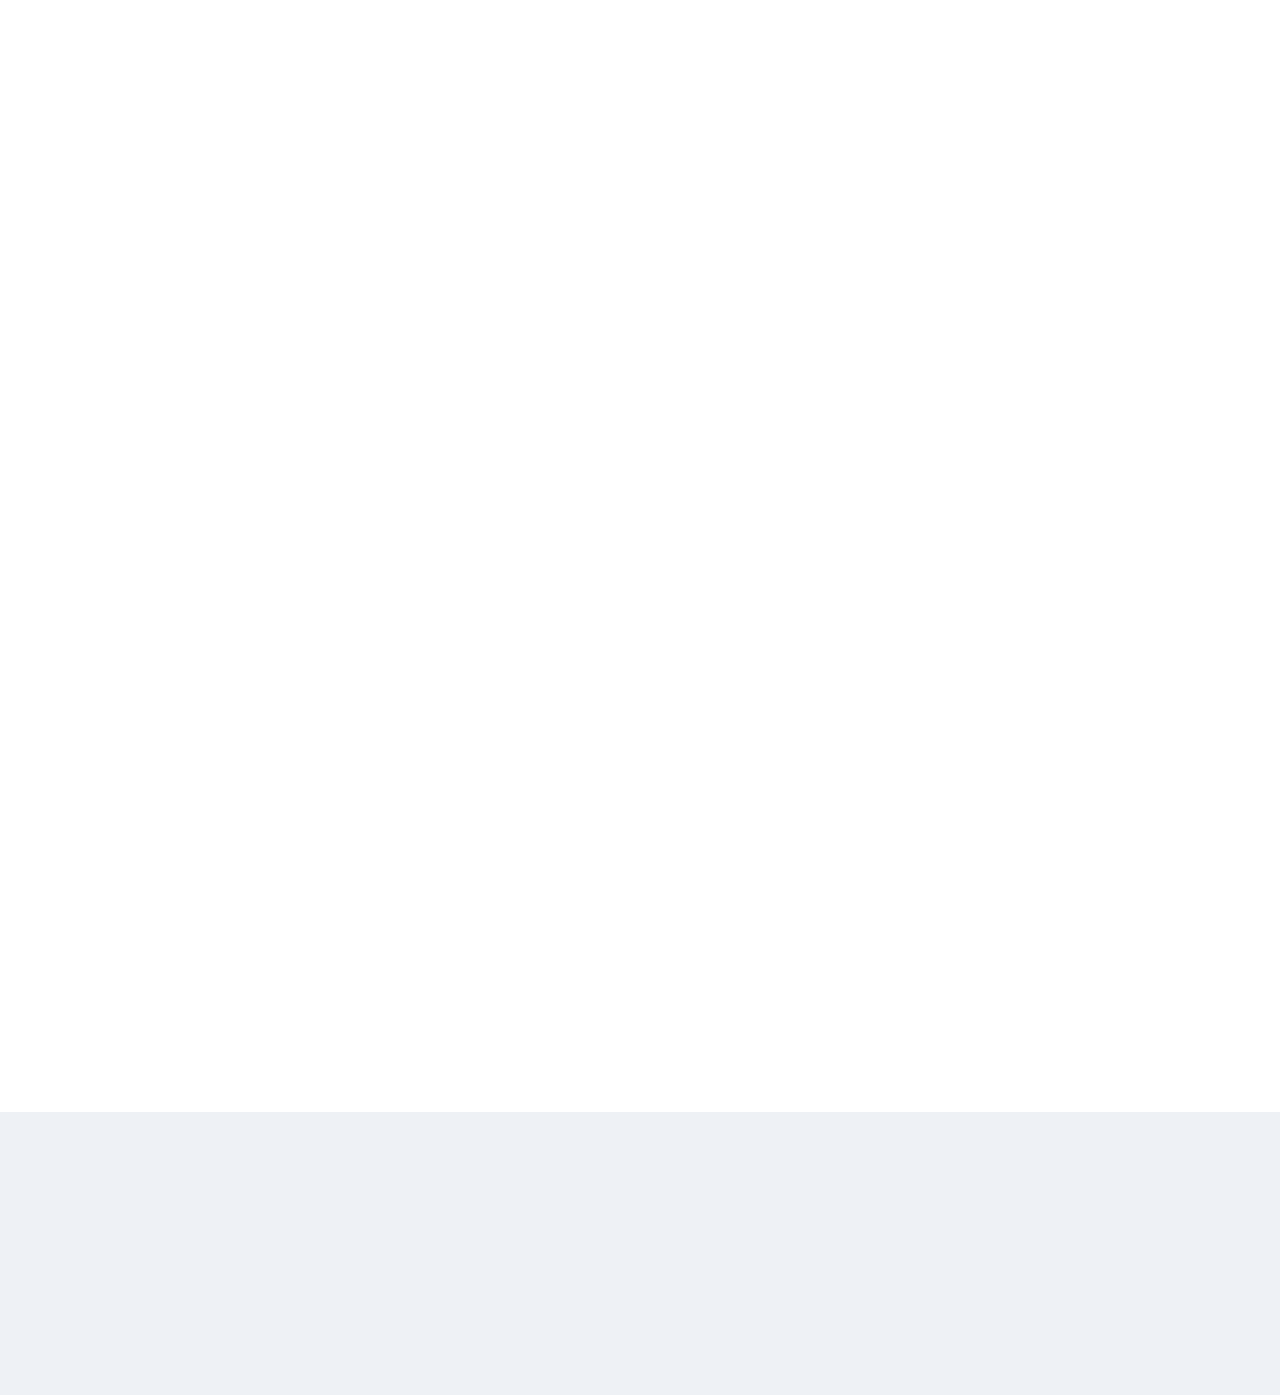
<file: feed/index.html>
<!doctype html><html lang="nl"><head><meta charset="utf-8"><title>Doorsturen…</title><meta name="robots" content="noindex"><link rel="canonical" href="https://saasprojects.nl/"><meta http-equiv="refresh" content="0; url=/"></head><body><p><a href="/">Ga verder naar de nieuwe pagina</a></p></body></html>
</file>
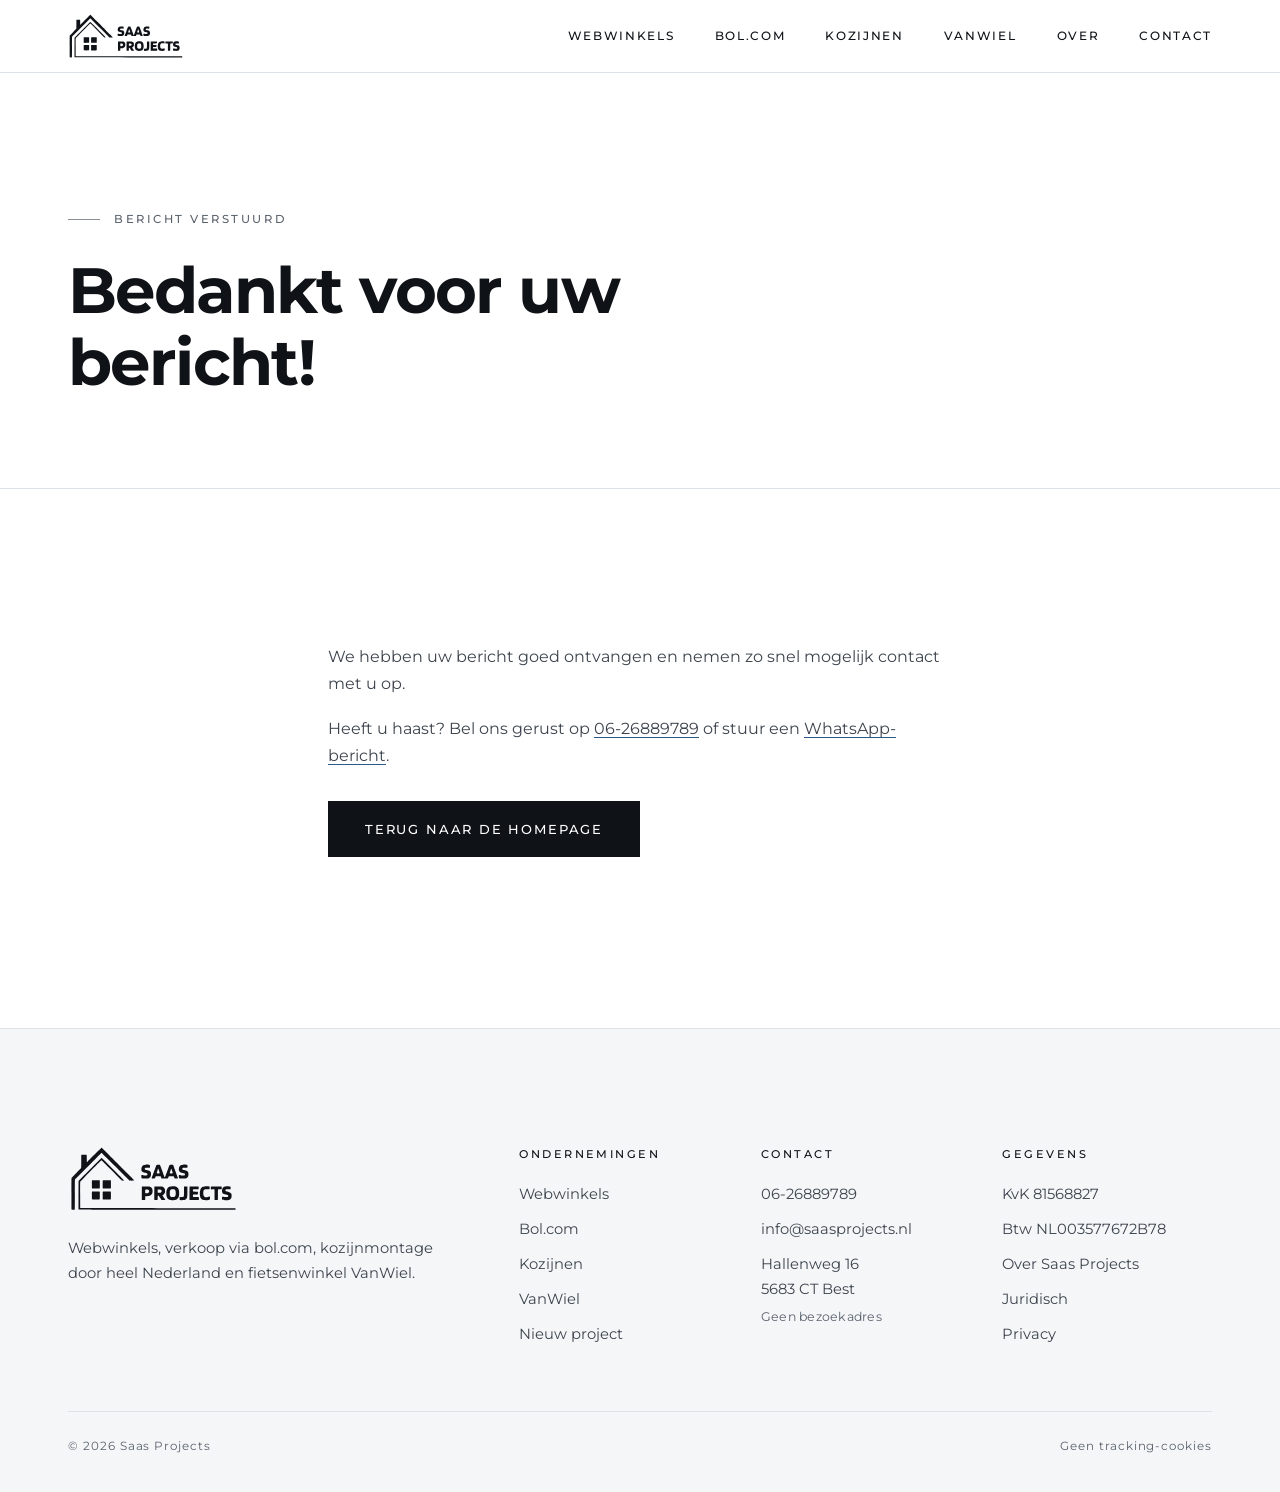
<file: bedankt.html>
<!doctype html>
<html lang="nl">
<head>
  <meta charset="utf-8">
  <meta name="viewport" content="width=device-width, initial-scale=1">
  <title>Bedankt voor uw bericht | Saas Projects</title>
  <meta name="description" content="Uw bericht is verstuurd.">
  <meta name="robots" content="noindex">
  <meta name="theme-color" content="#121110">
  <link rel="icon" href="assets/favicon.svg" type="image/svg+xml">
  <link rel="apple-touch-icon" href="assets/apple-touch-icon.png">
  <link rel="preload" href="assets/fonts/montserrat.woff2" as="font" type="font/woff2" crossorigin>
  <link rel="stylesheet" href="assets/css/style.css?v=dbcd515c">
</head>
<body>
  <a class="skip" href="#main">Naar de inhoud</a>

  <header class="header header--solid">
    <div class="container header__inner">
      <a class="brand" href="./" aria-label="Saas Projects, naar home"><span class="logo" role="img" aria-label="Saas Projects"></span></a>
      <button class="nav-toggle" aria-expanded="false" aria-controls="nav">Menu</button>
      <nav class="nav" id="nav" aria-label="Hoofdmenu">
        <a href="webwinkels.html">Webwinkels</a>
        <a href="bol.html">Bol.com</a>
        <a href="kozijnen.html">Kozijnen</a>
        <a href="vanwiel.html">VanWiel</a>
        <a href="over.html">Over</a>
        <a href="./#contact">Contact</a>
        <div class="nav__contact"><a href="tel:+31626889789">06-26889789</a><a href="mailto:info@saasprojects.nl">info@saasprojects.nl</a></div>
      </nav>
    </div>
  </header>

  <main id="main">
    <section class="page-hero">
      <div class="container">
        <span class="label">Bericht verstuurd</span>
        <h1>Bedankt voor uw bericht!</h1>
      </div>
    </section>
    <section class="section">
      <div class="container prose">
        <p>We hebben uw bericht goed ontvangen en nemen zo snel mogelijk contact met u op.</p>
        <p>Heeft u haast? Bel ons gerust op <a href="tel:+31626889789">06-26889789</a> of stuur een <a href="https://wa.me/31626889789" rel="noopener">WhatsApp-bericht</a>.</p>
        <p style="margin-top:2rem"><a class="btn" href="./">Terug naar de homepage</a></p>
      </div>
    </section>
  </main>

  <footer class="footer">
    <div class="container">
      <div class="footer__grid" style="padding-top:0">
        <div>
          <a class="brand brand--footer" href="./" aria-label="Saas Projects, naar home"><span class="logo" role="img" aria-label="Saas Projects"></span></a>
          <p style="max-width:26em">Webwinkels, verkoop via bol.com, kozijnmontage door heel Nederland en fietsenwinkel VanWiel.</p>
        </div>
        <div>
          <h4>Ondernemingen</h4>
          <ul>
            <li><a href="webwinkels.html">Webwinkels</a></li>
            <li><a href="bol.html">Bol.com</a></li>
            <li><a href="kozijnen.html">Kozijnen</a></li>
            <li><a href="vanwiel.html">VanWiel</a></li>
            <li>Nieuw project <span style="opacity:.55">(binnenkort)</span></li>
          </ul>
        </div>
        <div>
          <h4>Contact</h4>
          <ul>
            <li><a href="tel:+31626889789">06-26889789</a></li>
            <li><a href="mailto:info@saasprojects.nl">info@saasprojects.nl</a></li>
            <li>Hallenweg 16<br>5683 CT Best<br><span class="addr-note">Geen bezoekadres</span></li>
          </ul>
        </div>
        <div>
          <h4>Gegevens</h4>
          <ul>
            <li>KvK 81568827</li>
            <li>Btw NL003577672B78</li>
            <li><a href="over.html">Over Saas Projects</a></li>
            <li><a href="juridische-kennisgeving.html">Juridisch</a></li>
            <li><a href="privacybeleid.html">Privacy</a></li>
          </ul>
        </div>
      </div>
      <div class="footer__bottom">
        <span>© <span id="year">2026</span> Saas Projects</span>
        <span>Geen tracking-cookies</span>
      </div>
    </div>
  </footer>

  <script src="assets/js/main.js?v=3f7d1bdd" defer></script>
</body>
</html>
</file>
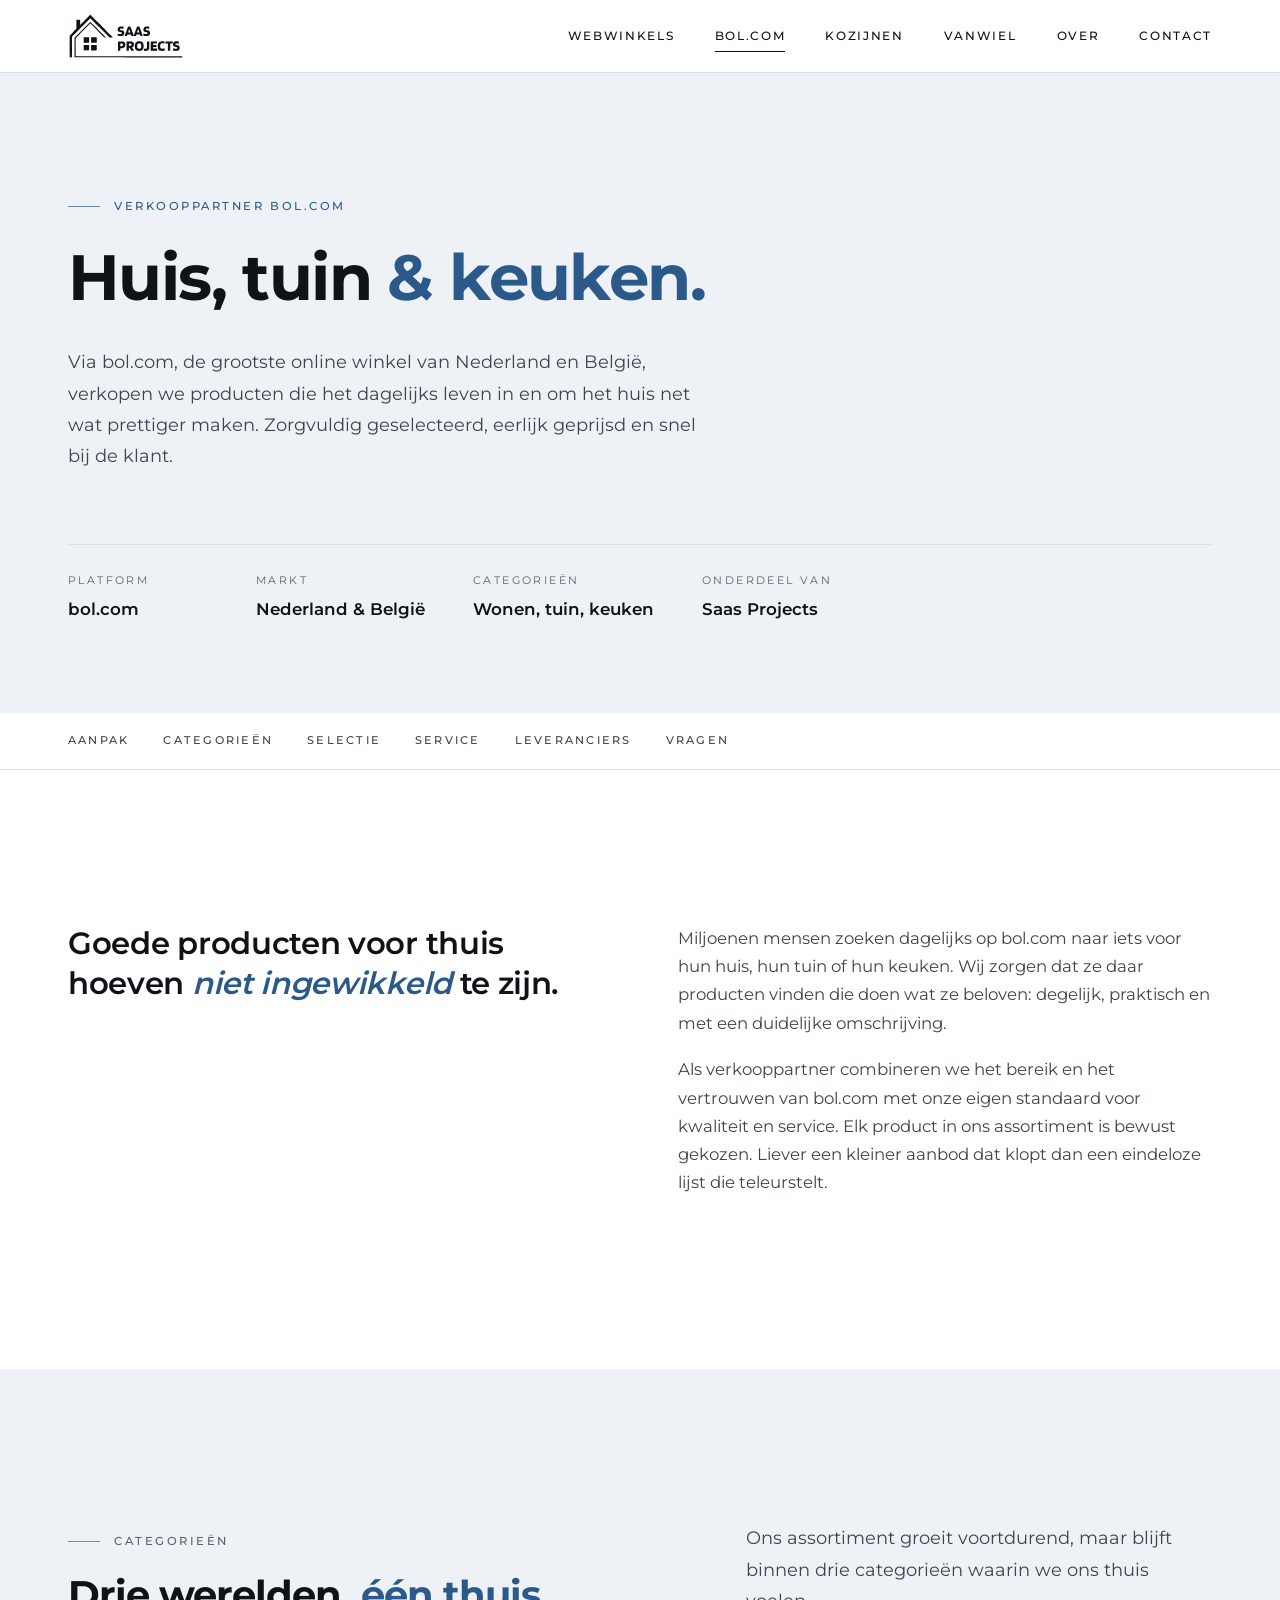
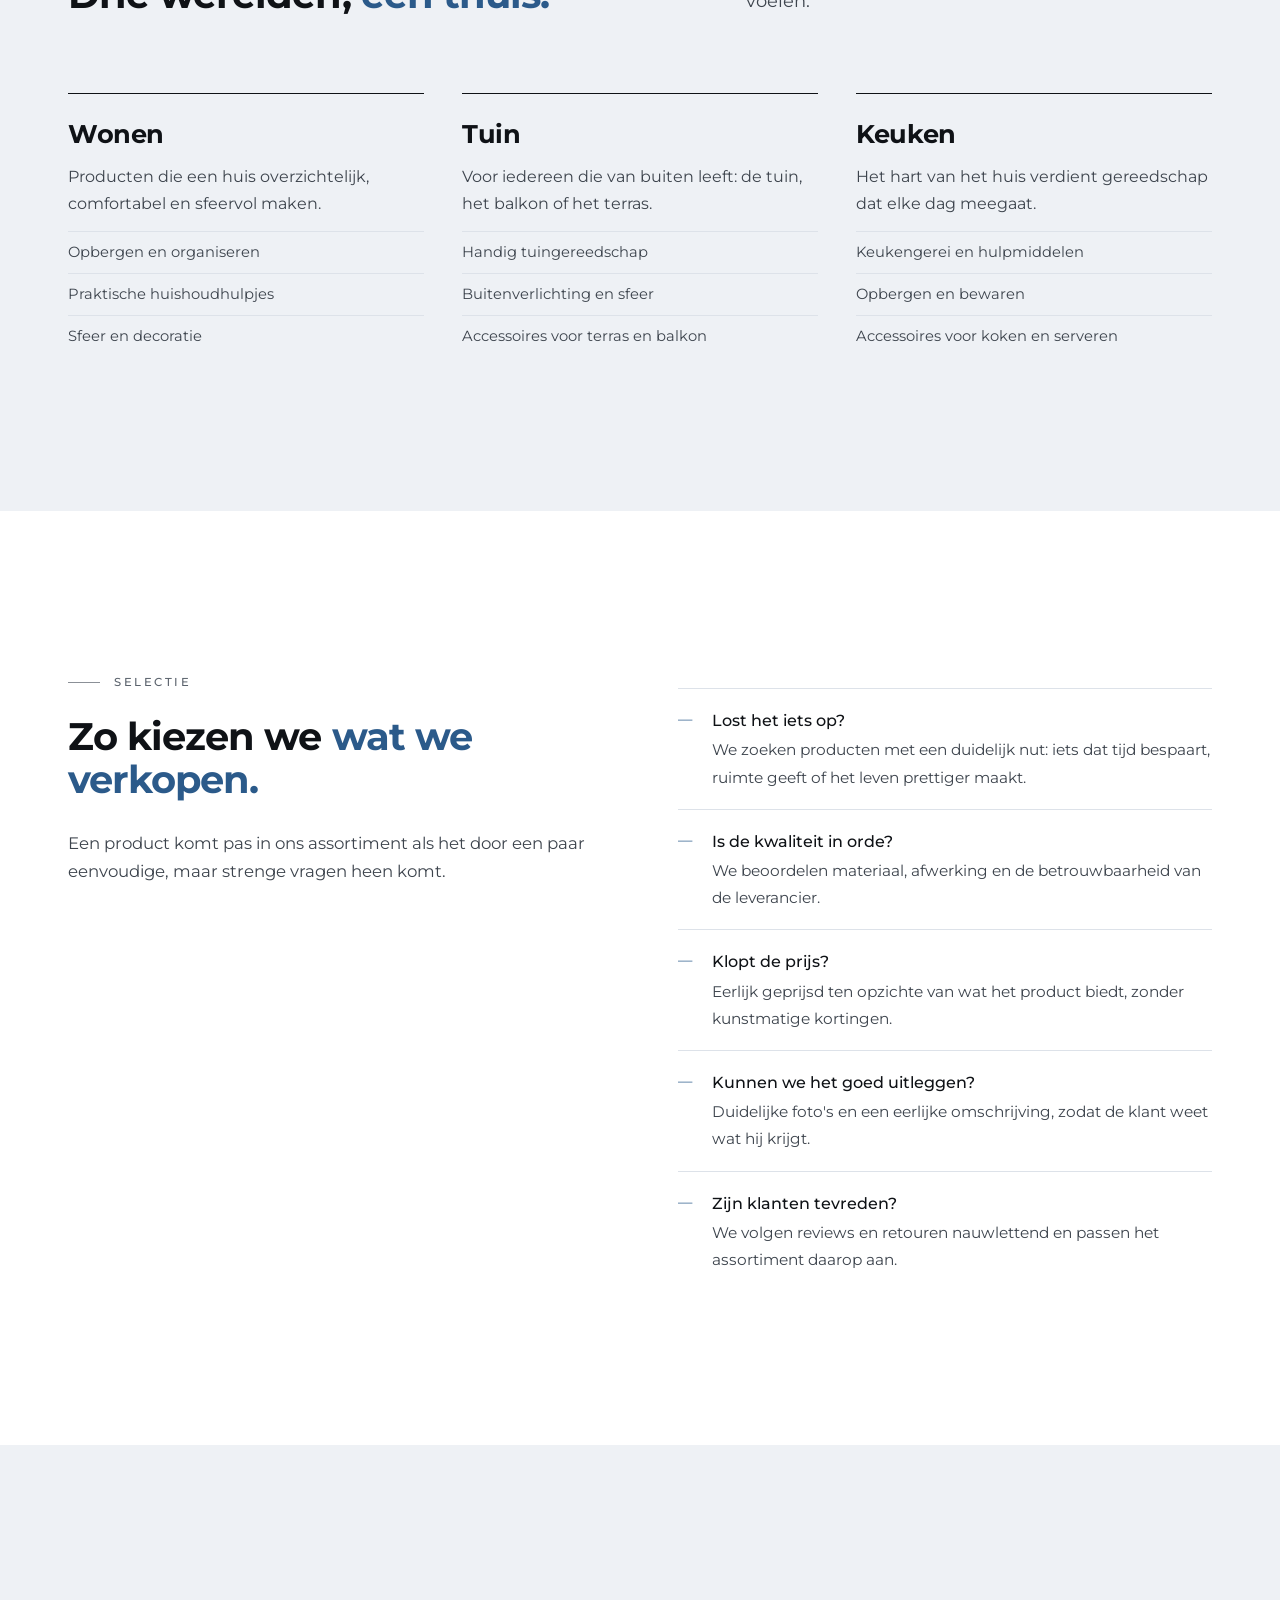
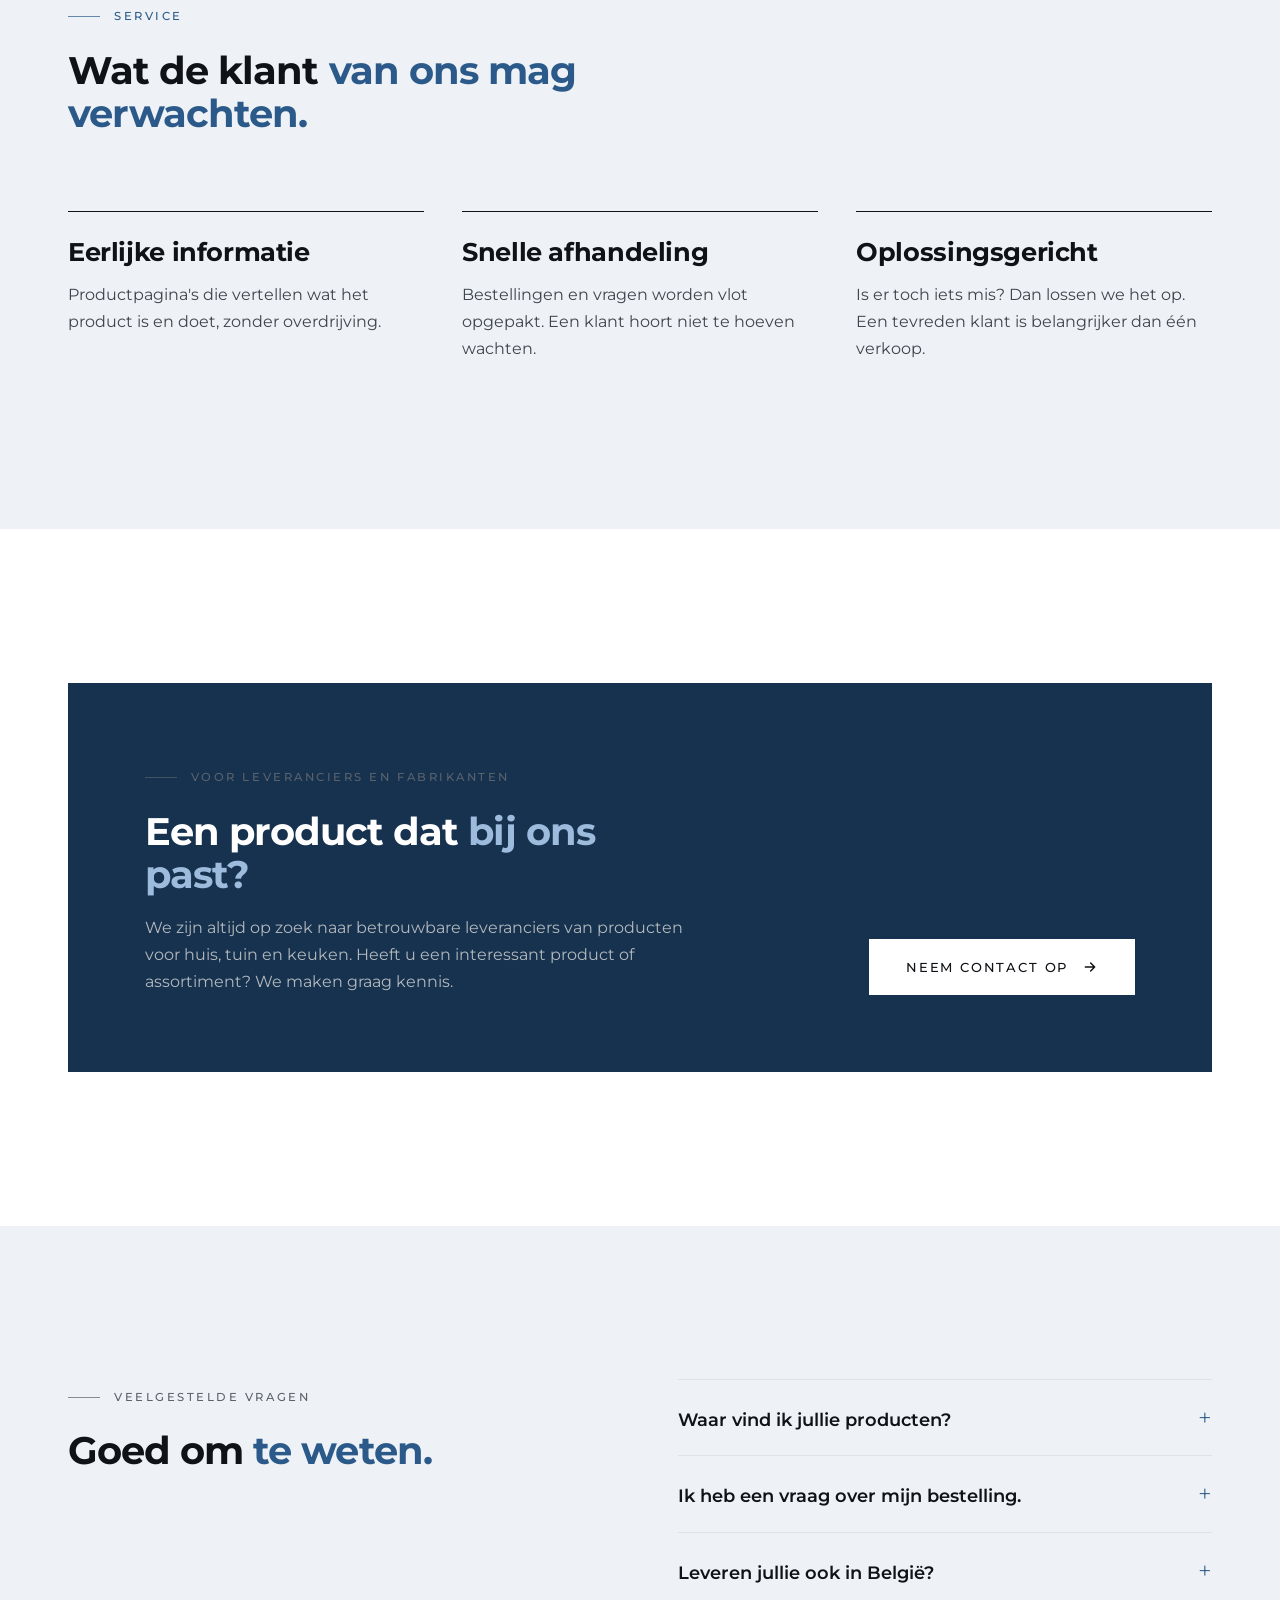
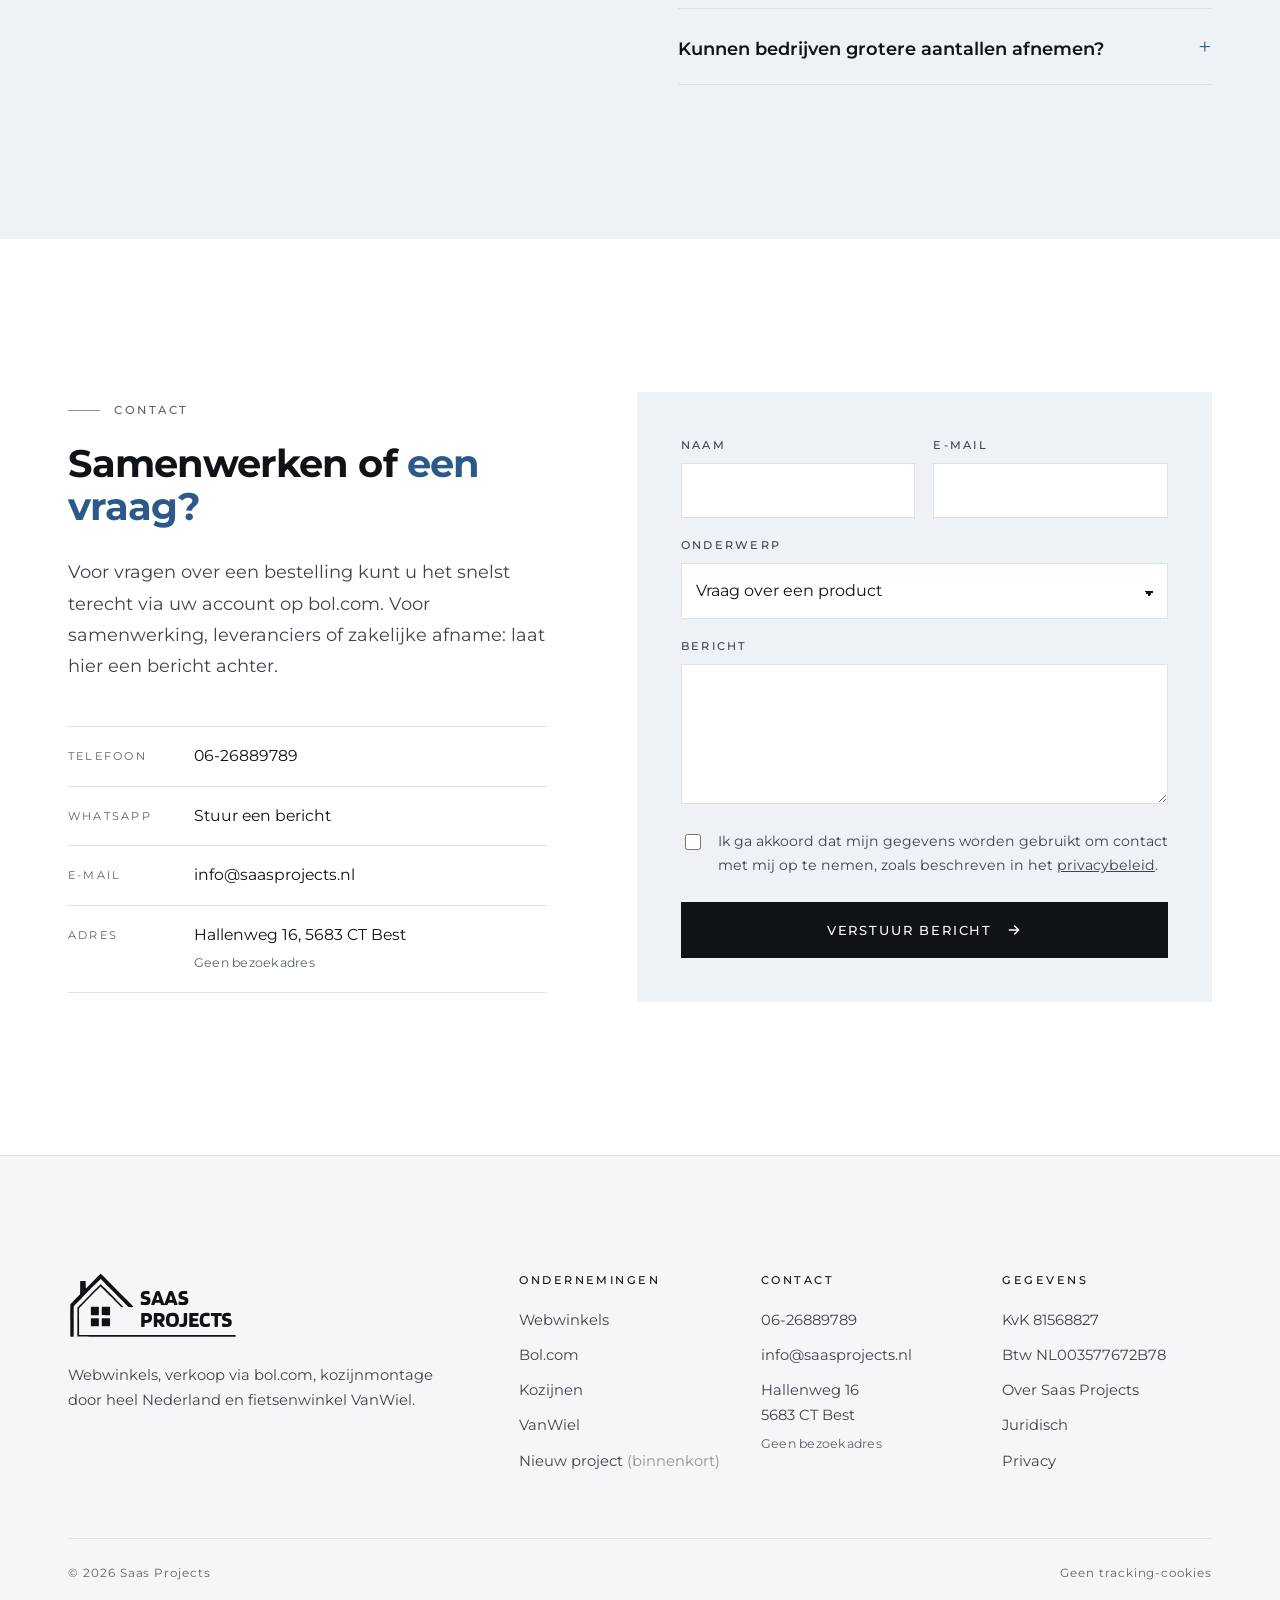
<file: bol.html>
<!doctype html>
<html lang="nl">
<head>
  <meta charset="utf-8">
  <meta name="viewport" content="width=device-width, initial-scale=1">
  <title>Huis, tuin & keuken via bol.com | Saas Projects</title>
  <meta name="description" content="Als verkooppartner van bol.com verkoopt Saas Projects zorgvuldig geselecteerde producten voor huis, tuin en keuken aan klanten in Nederland en België.">
  <link rel="canonical" href="https://saasprojects.nl/bol">
  <meta name="theme-color" content="#121110">
  <meta property="og:type" content="website">
  <meta property="og:locale" content="nl_NL">
  <meta property="og:site_name" content="Saas Projects">
  <meta property="og:title" content="Huis, tuin & keuken via bol.com | Saas Projects">
  <meta property="og:description" content="Als verkooppartner van bol.com verkoopt Saas Projects zorgvuldig geselecteerde producten voor huis, tuin en keuken aan klanten in Nederland en België.">
  <meta property="og:url" content="https://saasprojects.nl/bol">
  <meta property="og:image" content="https://saasprojects.nl/assets/img/og.jpg">
  <link rel="icon" href="assets/favicon.svg" type="image/svg+xml">
  <link rel="apple-touch-icon" href="assets/apple-touch-icon.png">
  <link rel="preload" href="assets/fonts/montserrat.woff2" as="font" type="font/woff2" crossorigin>
  <link rel="stylesheet" href="assets/css/style.css?v=dbcd515c">
</head>
<body>
  <a class="skip" href="#main">Naar de inhoud</a>

  <header class="header header--dark">
    <div class="container header__inner">
      <a class="brand" href="./" aria-label="Saas Projects, naar home"><span class="logo" role="img" aria-label="Saas Projects"></span></a>
      <button class="nav-toggle" aria-expanded="false" aria-controls="nav">Menu</button>
      <nav class="nav" id="nav" aria-label="Hoofdmenu">
        <a href="webwinkels.html">Webwinkels</a>
        <a href="bol.html" aria-current="page">Bol.com</a>
        <a href="kozijnen.html">Kozijnen</a>
        <a href="vanwiel.html">VanWiel</a>
        <a href="over.html">Over</a>
        <a href="./#contact">Contact</a>
        <div class="nav__contact"><a href="tel:+31626889789">06-26889789</a><a href="mailto:info@saasprojects.nl">info@saasprojects.nl</a></div>
      </nav>
    </div>
  </header>

  <main id="main">
    <section class="page-hero page-hero--night">
      <span class="page-hero__mark" aria-hidden="true">Huis</span>
      <div class="container">
        <span class="label">Verkooppartner bol.com</span>
        <h1>Huis, tuin <em>&amp; keuken.</em></h1>
        <p class="lede">Via bol.com, de grootste online winkel van Nederland en België, verkopen we producten die het dagelijks leven in en om het huis net wat prettiger maken. Zorgvuldig geselecteerd, eerlijk geprijsd en snel bij de klant.</p>
        <div class="page-hero__meta">
          <div><small>Platform</small><span>bol.com</span></div>
          <div><small>Markt</small><span>Nederland &amp; België</span></div>
          <div><small>Categorieën</small><span>Wonen, tuin, keuken</span></div>
          <div><small>Onderdeel van</small><span>Saas Projects</span></div>
        </div>
      </div>
    </section>

    <nav class="subnav" aria-label="Op deze pagina">
      <div class="container">
        <ul>
          <li><a href="#aanpak">Aanpak</a></li>
          <li><a href="#categorieen">Categorieën</a></li>
          <li><a href="#selectie">Selectie</a></li>
          <li><a href="#service">Service</a></li>
          <li><a href="#leveranciers">Leveranciers</a></li>
          <li><a href="#vragen">Vragen</a></li>
        </ul>
      </div>
    </nav>

    <section class="section" id="aanpak">
      <div class="container two-col">
        <p class="pull reveal">Goede producten voor thuis hoeven <em>niet ingewikkeld</em> te zijn.</p>
        <div class="reveal">
          <p>Miljoenen mensen zoeken dagelijks op bol.com naar iets voor hun huis, hun tuin of hun keuken. Wij zorgen dat ze daar producten vinden die doen wat ze beloven: degelijk, praktisch en met een duidelijke omschrijving.</p>
          <p>Als verkooppartner combineren we het bereik en het vertrouwen van bol.com met onze eigen standaard voor kwaliteit en service. Elk product in ons assortiment is bewust gekozen. Liever een kleiner aanbod dat klopt dan een eindeloze lijst die teleurstelt.</p>
        </div>
      </div>
    </section>

    <section class="section section--paper" id="categorieen">
      <div class="container">
        <div class="section-head">
          <div class="reveal">
            <span class="label">Categorieën</span>
            <h2>Drie werelden, <em>één thuis.</em></h2>
          </div>
          <p class="lede reveal" style="max-width:26em;margin:0">Ons assortiment groeit voortdurend, maar blijft binnen drie categorieën waarin we ons thuis voelen.</p>
        </div>
        <div class="tiles">
          <article class="tile reveal"><h3>Wonen</h3>
            <p>Producten die een huis overzichtelijk, comfortabel en sfeervol maken.</p>
            <ul><li>Opbergen en organiseren</li><li>Praktische huishoudhulpjes</li><li>Sfeer en decoratie</li></ul>
          </article>
          <article class="tile reveal"><h3>Tuin</h3>
            <p>Voor iedereen die van buiten leeft: de tuin, het balkon of het terras.</p>
            <ul><li>Handig tuingereedschap</li><li>Buitenverlichting en sfeer</li><li>Accessoires voor terras en balkon</li></ul>
          </article>
          <article class="tile reveal"><h3>Keuken</h3>
            <p>Het hart van het huis verdient gereedschap dat elke dag meegaat.</p>
            <ul><li>Keukengerei en hulpmiddelen</li><li>Opbergen en bewaren</li><li>Accessoires voor koken en serveren</li></ul>
          </article>
        </div>
      </div>
    </section>

    <section class="section" id="selectie">
      <div class="container two-col">
        <div class="reveal">
          <span class="label">Selectie</span>
          <h2 style="margin-top:22px">Zo kiezen we <em>wat we verkopen.</em></h2>
          <p style="margin-top:28px">Een product komt pas in ons assortiment als het door een paar eenvoudige, maar strenge vragen heen komt.</p>
        </div>
        <div class="reveal">
          <ol class="checklist checklist--plain">
            <li><div><b>Lost het iets op?</b><span>We zoeken producten met een duidelijk nut: iets dat tijd bespaart, ruimte geeft of het leven prettiger maakt.</span></div></li>
            <li><div><b>Is de kwaliteit in orde?</b><span>We beoordelen materiaal, afwerking en de betrouwbaarheid van de leverancier.</span></div></li>
            <li><div><b>Klopt de prijs?</b><span>Eerlijk geprijsd ten opzichte van wat het product biedt, zonder kunstmatige kortingen.</span></div></li>
            <li><div><b>Kunnen we het goed uitleggen?</b><span>Duidelijke foto's en een eerlijke omschrijving, zodat de klant weet wat hij krijgt.</span></div></li>
            <li><div><b>Zijn klanten tevreden?</b><span>We volgen reviews en retouren nauwlettend en passen het assortiment daarop aan.</span></div></li>
          </ol>
        </div>
      </div>
    </section>

    <section class="section section--night" id="service">
      <div class="container">
        <div class="section-head" style="margin-bottom:0">
          <div class="reveal">
            <span class="label">Service</span>
            <h2>Wat de klant <em>van ons mag verwachten.</em></h2>
          </div>
        </div>
        <div class="tiles" style="margin-top:clamp(48px,6vw,80px)">
          <div class="tile reveal"><h3>Eerlijke informatie</h3><p>Productpagina's die vertellen wat het product is en doet, zonder overdrijving.</p></div>
          <div class="tile reveal"><h3>Snelle afhandeling</h3><p>Bestellingen en vragen worden vlot opgepakt. Een klant hoort niet te hoeven wachten.</p></div>
          <div class="tile reveal"><h3>Oplossingsgericht</h3><p>Is er toch iets mis? Dan lossen we het op. Een tevreden klant is belangrijker dan één verkoop.</p></div>
        </div>
      </div>
    </section>

    <section class="section" id="leveranciers">
      <div class="container">
        <div class="cta-panel reveal">
          <div>
            <span class="label">Voor leveranciers en fabrikanten</span>
            <h2 style="margin-top:22px">Een product dat <em>bij ons past?</em></h2>
            <p>We zijn altijd op zoek naar betrouwbare leveranciers van producten voor huis, tuin en keuken. Heeft u een interessant product of assortiment? We maken graag kennis.</p>
          </div>
          <div class="actions">
            <a class="btn btn--light" href="#contact">Neem contact op <svg aria-hidden="true"><use href="assets/icons.svg#arrow"/></svg></a>
          </div>
        </div>
      </div>
    </section>

    <section class="section section--paper" id="vragen">
      <div class="container two-col">
        <div class="reveal">
          <span class="label">Veelgestelde vragen</span>
          <h2 style="margin-top:22px">Goed om <em>te weten.</em></h2>
        </div>
        <div class="faq reveal">
          <details><summary>Waar vind ik jullie producten?</summary><div><p>Onze producten worden verkocht via bol.com. Daar bestelt en betaalt u veilig, met de vertrouwde voorwaarden en service van bol.com.</p></div></details>
          <details><summary>Ik heb een vraag over mijn bestelling.</summary><div><p>Neem contact op via uw account op bol.com; uw vraag komt dan direct bij ons terecht, samen met uw ordergegevens. Zo kunnen we u het snelst helpen.</p></div></details>
          <details><summary>Leveren jullie ook in België?</summary><div><p>Ja, via bol.com zijn onze producten ook beschikbaar voor klanten in België.</p></div></details>
          <details><summary>Kunnen bedrijven grotere aantallen afnemen?</summary><div><p>Neem contact op via het formulier hieronder. We bekijken graag wat er mogelijk is.</p></div></details>
        </div>
      </div>
    </section>

    <section class="section" id="contact">
      <div class="container contact">
        <div class="reveal">
          <span class="label">Contact</span>
          <h2>Samenwerken of <em>een vraag?</em></h2>
          <p class="lede">Voor vragen over een bestelling kunt u het snelst terecht via uw account op bol.com. Voor samenwerking, leveranciers of zakelijke afname: laat hier een bericht achter.</p>
          <ul class="details">
            <li><small>Telefoon</small><a href="tel:+31626889789">06-26889789</a></li>
            <li><small>WhatsApp</small><a href="https://wa.me/31626889789" rel="noopener">Stuur een bericht</a></li>
            <li><small>E-mail</small><a href="mailto:info@saasprojects.nl">info@saasprojects.nl</a></li>
            <li><small>Adres</small><span>Hallenweg 16, 5683 CT Best<br><span class="addr-note">Geen bezoekadres</span></span></li>
          </ul>
        </div>
        <form class="form reveal" name="bol" method="POST" action="https://api.web3forms.com/submit">
          <input type="hidden" name="access_key" value="5a45a47b-115b-4865-8482-a3fdf79f6954">
          <input type="hidden" name="subject" value="Nieuw bericht via saasprojects.nl (bol)">
          <input type="hidden" name="from_name" value="saasprojects.nl">
          <input type="hidden" name="redirect" value="https://saasprojects.nl/bedankt.html">
          <input type="checkbox" name="botcheck" class="hidden" tabindex="-1" autocomplete="off" aria-hidden="true">
          <div class="row">
            <div class="field"><label for="naam">Naam</label><input id="naam" name="naam" autocomplete="name" required></div>
            <div class="field"><label for="email">E-mail</label><input id="email" name="email" type="email" autocomplete="email" required></div>
          </div>
          <div class="field">
            <label for="onderwerp">Onderwerp</label>
            <select id="onderwerp" name="onderwerp">
              <option>Vraag over een product</option>
              <option>Leverancier of fabrikant</option>
              <option>Zakelijke afname</option>
              <option>Overig</option>
            </select>
          </div>
          <div class="field"><label for="bericht">Bericht</label><textarea id="bericht" name="bericht" required></textarea></div>
          <label class="check"><input type="checkbox" name="akkoord" required> <span>Ik ga akkoord dat mijn gegevens worden gebruikt om contact met mij op te nemen, zoals beschreven in het <a href="privacybeleid.html">privacybeleid</a>.</span></label>
          <button class="btn" type="submit">Verstuur bericht <svg aria-hidden="true"><use href="assets/icons.svg#arrow"/></svg></button>
        </form>
      </div>
    </section>
  </main>

  <footer class="footer">
    <div class="container">
      <div class="footer__grid" style="padding-top:0">
        <div>
          <a class="brand brand--footer" href="./" aria-label="Saas Projects, naar home"><span class="logo" role="img" aria-label="Saas Projects"></span></a>
          <p style="max-width:26em">Webwinkels, verkoop via bol.com, kozijnmontage door heel Nederland en fietsenwinkel VanWiel.</p>
        </div>
        <div>
          <h4>Ondernemingen</h4>
          <ul>
            <li><a href="webwinkels.html">Webwinkels</a></li>
            <li><a href="bol.html">Bol.com</a></li>
            <li><a href="kozijnen.html">Kozijnen</a></li>
            <li><a href="vanwiel.html">VanWiel</a></li>
            <li>Nieuw project <span style="opacity:.55">(binnenkort)</span></li>
          </ul>
        </div>
        <div>
          <h4>Contact</h4>
          <ul>
            <li><a href="tel:+31626889789">06-26889789</a></li>
            <li><a href="mailto:info@saasprojects.nl">info@saasprojects.nl</a></li>
            <li>Hallenweg 16<br>5683 CT Best<br><span class="addr-note">Geen bezoekadres</span></li>
          </ul>
        </div>
        <div>
          <h4>Gegevens</h4>
          <ul>
            <li>KvK 81568827</li>
            <li>Btw NL003577672B78</li>
            <li><a href="over.html">Over Saas Projects</a></li>
            <li><a href="juridische-kennisgeving.html">Juridisch</a></li>
            <li><a href="privacybeleid.html">Privacy</a></li>
          </ul>
        </div>
      </div>
      <div class="footer__bottom">
        <span>© <span id="year">2026</span> Saas Projects</span>
        <span>Geen tracking-cookies</span>
      </div>
    </div>
  </footer>

  <script src="assets/js/main.js?v=3f7d1bdd" defer></script>
</body>
</html>
</file>
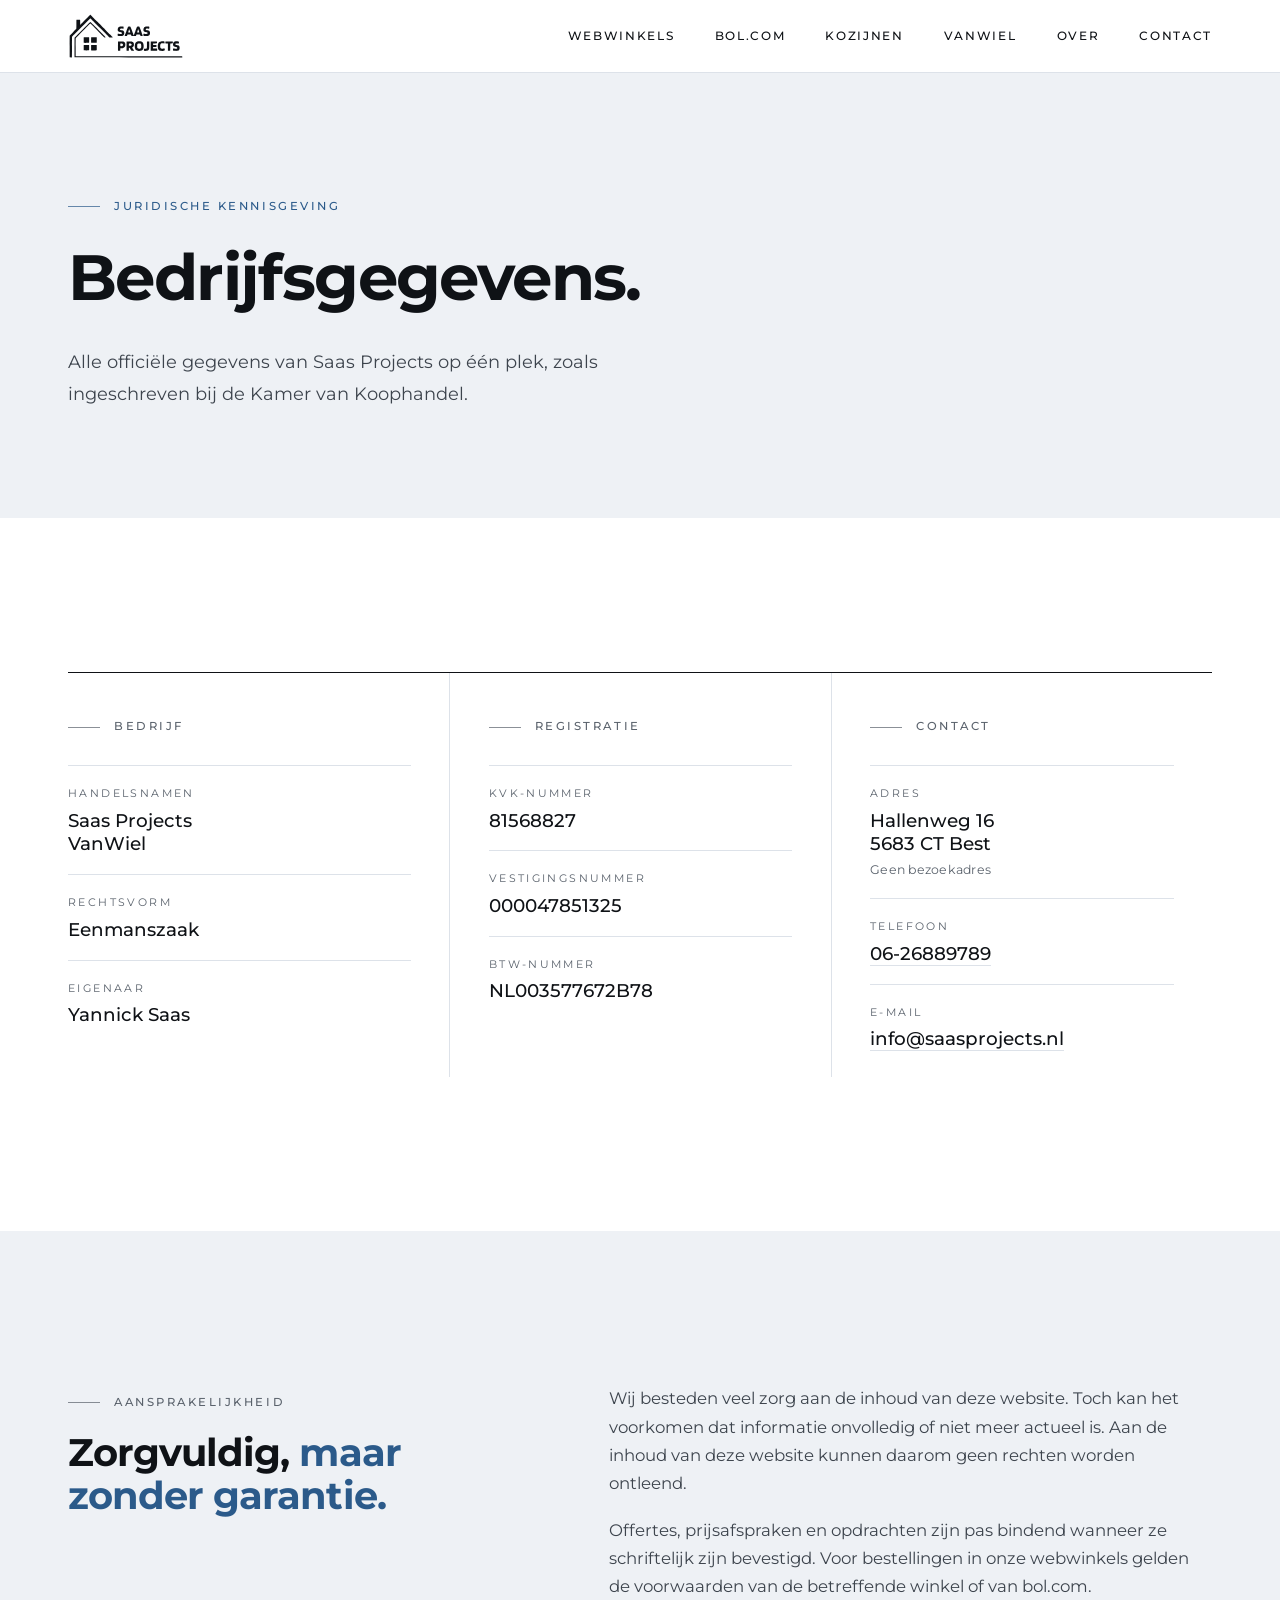
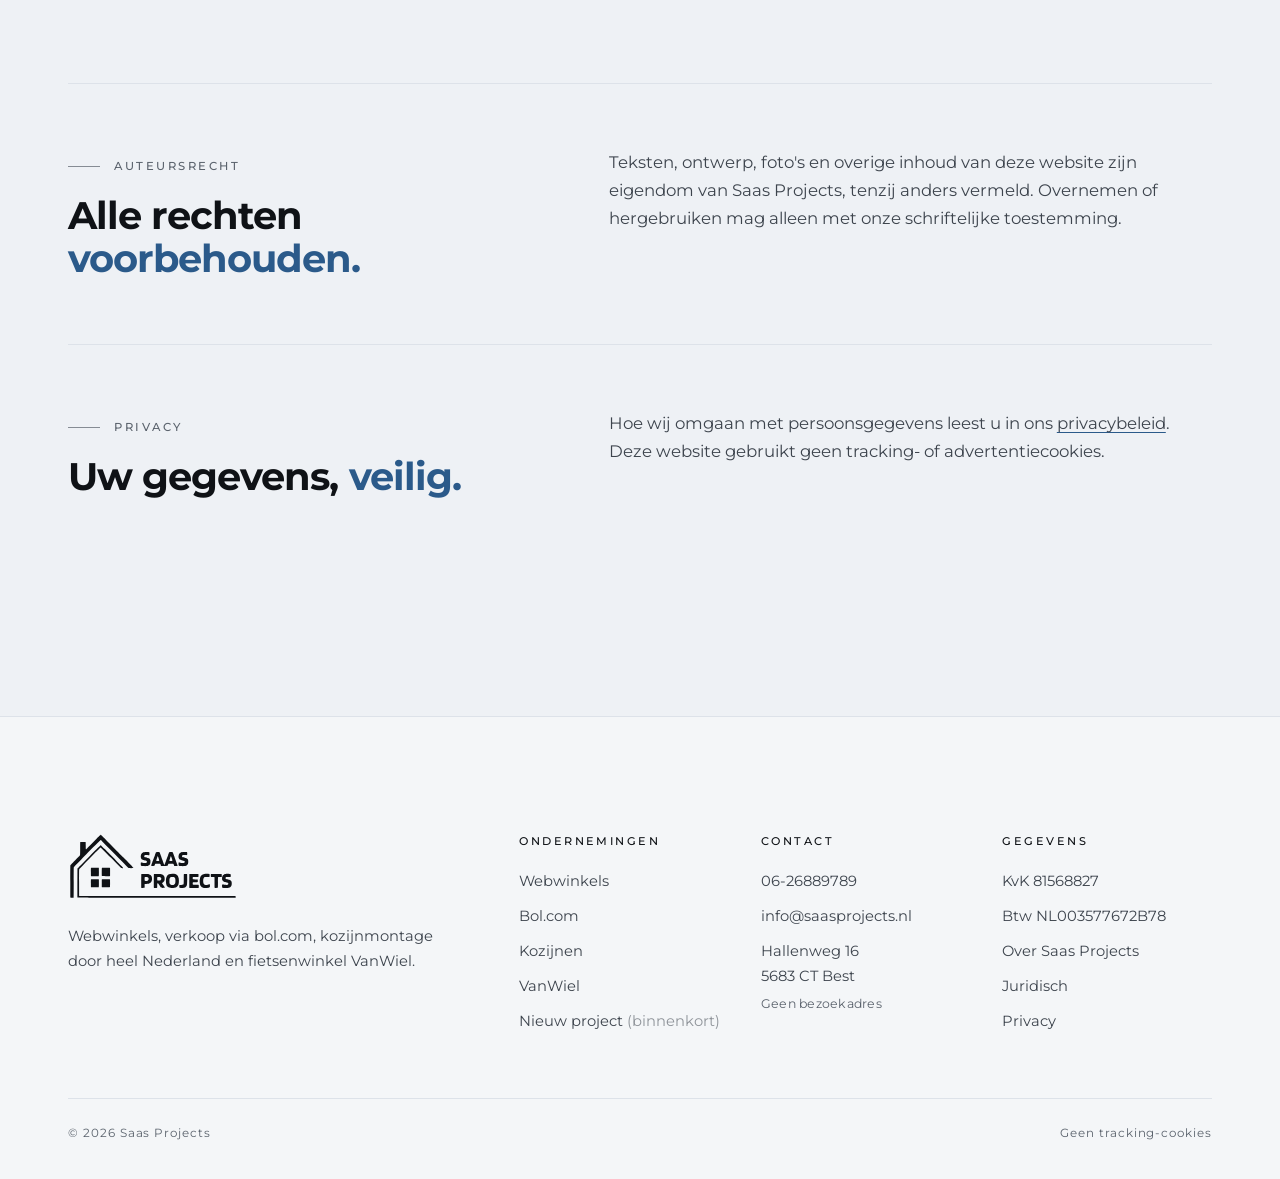
<file: juridische-kennisgeving.html>
<!doctype html>
<html lang="nl">
<head>
  <meta charset="utf-8">
  <meta name="viewport" content="width=device-width, initial-scale=1">
  <title>Juridische kennisgeving | Saas Projects</title>
  <meta name="description" content="Bedrijfsgegevens van Saas Projects: handelsnamen, rechtsvorm, adres, KvK-, vestigings- en btw-nummer.">
  <link rel="canonical" href="https://saasprojects.nl/juridische-kennisgeving">
  <meta name="theme-color" content="#121110">
  <meta property="og:type" content="website">
  <meta property="og:locale" content="nl_NL">
  <meta property="og:site_name" content="Saas Projects">
  <meta property="og:title" content="Juridische kennisgeving | Saas Projects">
  <meta property="og:description" content="Bedrijfsgegevens van Saas Projects: handelsnamen, rechtsvorm, adres, KvK-, vestigings- en btw-nummer.">
  <meta property="og:url" content="https://saasprojects.nl/juridische-kennisgeving">
  <meta property="og:image" content="https://saasprojects.nl/assets/img/og.jpg">
  <link rel="icon" href="assets/favicon.svg" type="image/svg+xml">
  <link rel="apple-touch-icon" href="assets/apple-touch-icon.png">
  <link rel="preload" href="assets/fonts/montserrat.woff2" as="font" type="font/woff2" crossorigin>
  <link rel="stylesheet" href="assets/css/style.css?v=dbcd515c">
</head>
<body>
  <a class="skip" href="#main">Naar de inhoud</a>

  <header class="header header--dark">
    <div class="container header__inner">
      <a class="brand" href="./" aria-label="Saas Projects, naar home"><span class="logo" role="img" aria-label="Saas Projects"></span></a>
      <button class="nav-toggle" aria-expanded="false" aria-controls="nav">Menu</button>
      <nav class="nav" id="nav" aria-label="Hoofdmenu">
        <a href="webwinkels.html">Webwinkels</a>
        <a href="bol.html">Bol.com</a>
        <a href="kozijnen.html">Kozijnen</a>
        <a href="vanwiel.html">VanWiel</a>
        <a href="over.html">Over</a>
        <a href="./#contact">Contact</a>
        <div class="nav__contact"><a href="tel:+31626889789">06-26889789</a><a href="mailto:info@saasprojects.nl">info@saasprojects.nl</a></div>
      </nav>
    </div>
  </header>

  <main id="main">
    <section class="page-hero page-hero--night">
      <span class="page-hero__mark" aria-hidden="true">Info</span>
      <div class="container">
        <span class="label">Juridische kennisgeving</span>
        <h1>Bedrijfs&shy;gegevens.</h1>
        <p class="lede">Alle officiële gegevens van Saas Projects op één plek, zoals ingeschreven bij de Kamer van Koophandel.</p>
      </div>
    </section>

    <section class="section">
      <div class="container">
        <div class="legal-grid">
          <div class="legal-card reveal">
            <span class="label">Bedrijf</span>
            <dl>
              <div><dt>Handelsnamen</dt><dd>Saas Projects<br>VanWiel</dd></div>
              <div><dt>Rechtsvorm</dt><dd>Eenmanszaak</dd></div>
              <div><dt>Eigenaar</dt><dd>Yannick Saas</dd></div>
            </dl>
          </div>
          <div class="legal-card reveal">
            <span class="label">Registratie</span>
            <dl>
              <div><dt>KvK-nummer</dt><dd>81568827</dd></div>
              <div><dt>Vestigingsnummer</dt><dd>000047851325</dd></div>
              <div><dt>Btw-nummer</dt><dd>NL003577672B78</dd></div>
            </dl>
          </div>
          <div class="legal-card reveal">
            <span class="label">Contact</span>
            <dl>
              <div><dt>Adres</dt><dd>Hallenweg 16<br>5683 CT Best<br><span class="addr-note">Geen bezoekadres</span></dd></div>
              <div><dt>Telefoon</dt><dd><a href="tel:+31626889789">06-26889789</a></dd></div>
              <div><dt>E-mail</dt><dd><a href="mailto:info@saasprojects.nl">info@saasprojects.nl</a></dd></div>
            </dl>
          </div>
        </div>
      </div>
    </section>

    <section class="section section--paper">
      <div class="container">
        <div class="legal-text">
          <div class="reveal">
            <span class="label">Aansprakelijkheid</span>
            <h2>Zorgvuldig, <em>maar zonder garantie.</em></h2>
          </div>
          <div class="reveal">
            <p>Wij besteden veel zorg aan de inhoud van deze website. Toch kan het voorkomen dat informatie onvolledig of niet meer actueel is. Aan de inhoud van deze website kunnen daarom geen rechten worden ontleend.</p>
            <p>Offertes, prijsafspraken en opdrachten zijn pas bindend wanneer ze schriftelijk zijn bevestigd. Voor bestellingen in onze webwinkels gelden de voorwaarden van de betreffende winkel of van bol.com.</p>
          </div>
        </div>
        <div class="legal-text">
          <div class="reveal">
            <span class="label">Auteursrecht</span>
            <h2>Alle rechten <em>voorbehouden.</em></h2>
          </div>
          <div class="reveal">
            <p>Teksten, ontwerp, foto's en overige inhoud van deze website zijn eigendom van Saas Projects, tenzij anders vermeld. Overnemen of hergebruiken mag alleen met onze schriftelijke toestemming.</p>
          </div>
        </div>
        <div class="legal-text">
          <div class="reveal">
            <span class="label">Privacy</span>
            <h2>Uw gegevens, <em>veilig.</em></h2>
          </div>
          <div class="reveal">
            <p>Hoe wij omgaan met persoonsgegevens leest u in ons <a href="privacybeleid.html">privacybeleid</a>. Deze website gebruikt geen tracking- of advertentiecookies.</p>
          </div>
        </div>
      </div>
    </section>
  </main>

  <footer class="footer">
    <div class="container">
      <div class="footer__grid" style="padding-top:0">
        <div>
          <a class="brand brand--footer" href="./" aria-label="Saas Projects, naar home"><span class="logo" role="img" aria-label="Saas Projects"></span></a>
          <p style="max-width:26em">Webwinkels, verkoop via bol.com, kozijnmontage door heel Nederland en fietsenwinkel VanWiel.</p>
        </div>
        <div>
          <h4>Ondernemingen</h4>
          <ul>
            <li><a href="webwinkels.html">Webwinkels</a></li>
            <li><a href="bol.html">Bol.com</a></li>
            <li><a href="kozijnen.html">Kozijnen</a></li>
            <li><a href="vanwiel.html">VanWiel</a></li>
            <li>Nieuw project <span style="opacity:.55">(binnenkort)</span></li>
          </ul>
        </div>
        <div>
          <h4>Contact</h4>
          <ul>
            <li><a href="tel:+31626889789">06-26889789</a></li>
            <li><a href="mailto:info@saasprojects.nl">info@saasprojects.nl</a></li>
            <li>Hallenweg 16<br>5683 CT Best<br><span class="addr-note">Geen bezoekadres</span></li>
          </ul>
        </div>
        <div>
          <h4>Gegevens</h4>
          <ul>
            <li>KvK 81568827</li>
            <li>Btw NL003577672B78</li>
            <li><a href="over.html">Over Saas Projects</a></li>
            <li><a href="juridische-kennisgeving.html">Juridisch</a></li>
            <li><a href="privacybeleid.html">Privacy</a></li>
          </ul>
        </div>
      </div>
      <div class="footer__bottom">
        <span>© <span id="year">2026</span> Saas Projects</span>
        <span>Geen tracking-cookies</span>
      </div>
    </div>
  </footer>

  <script src="assets/js/main.js?v=3f7d1bdd" defer></script>
</body>
</html>
</file>
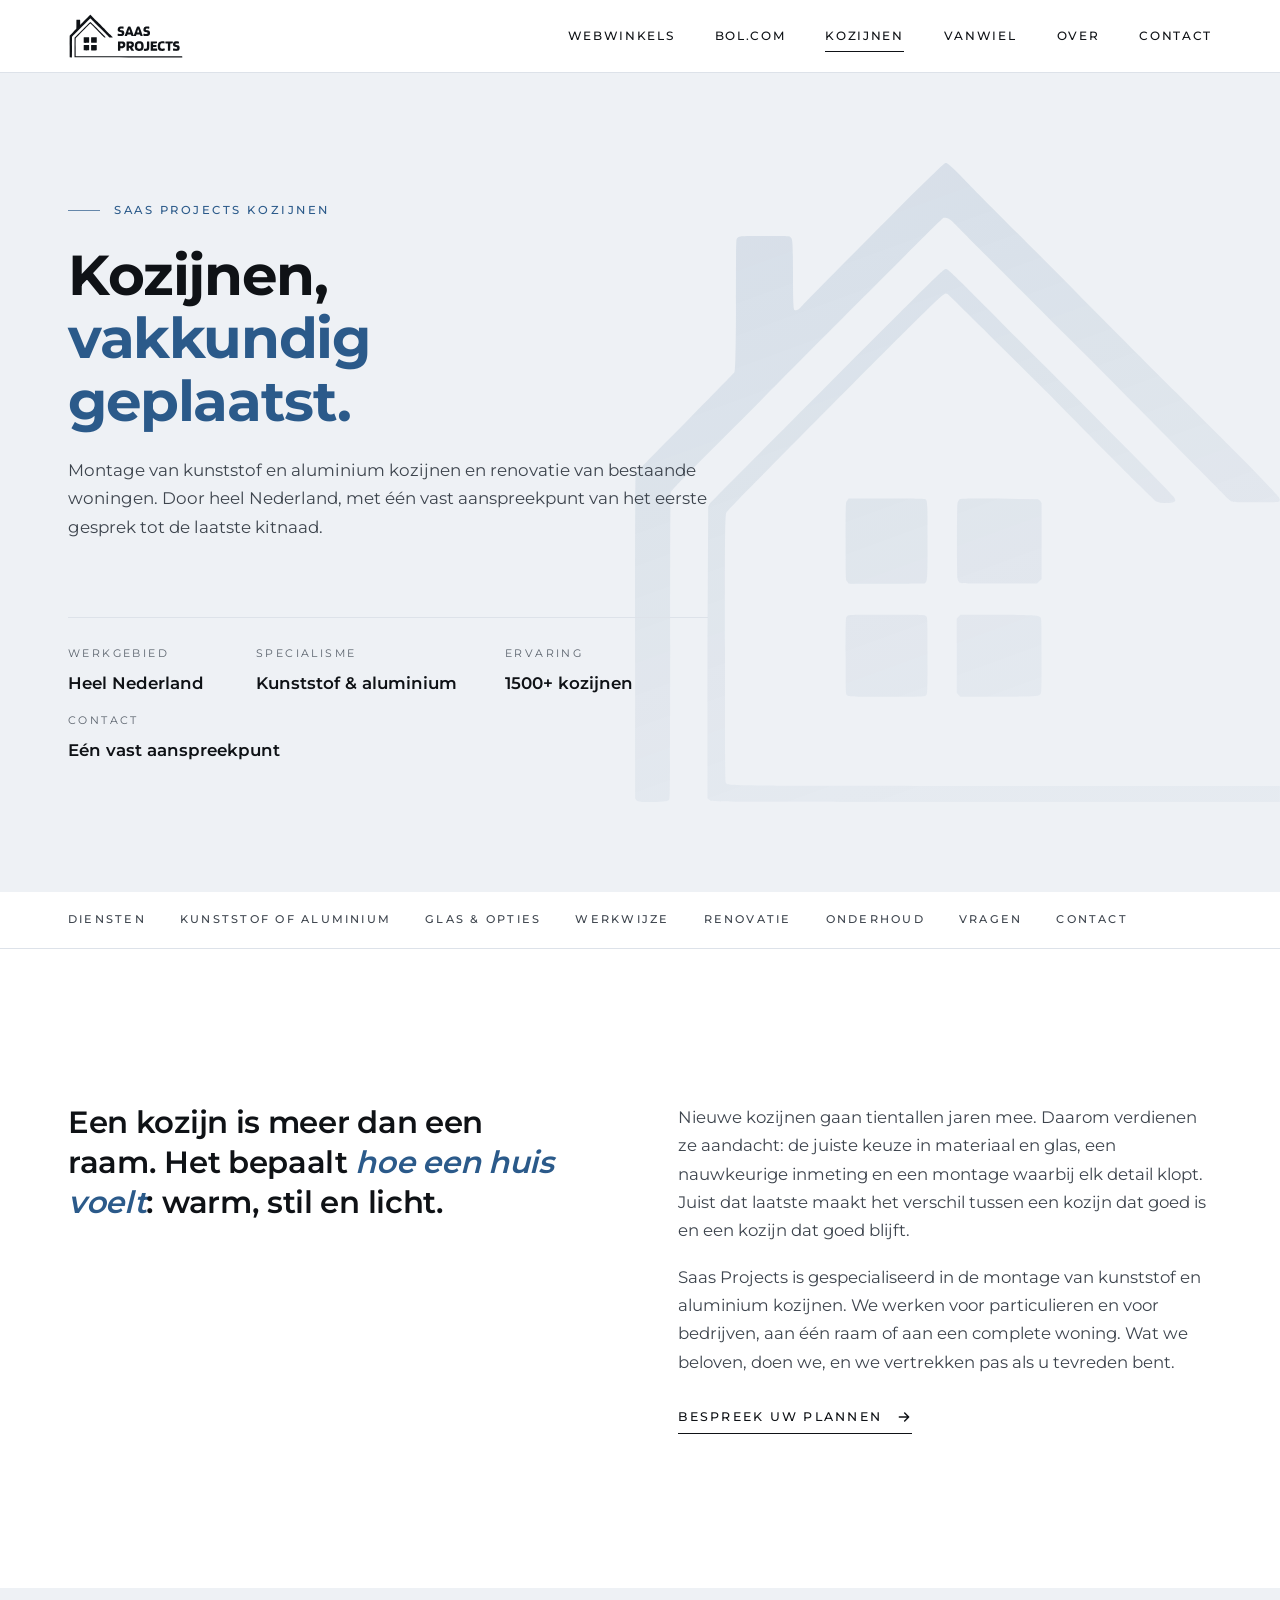
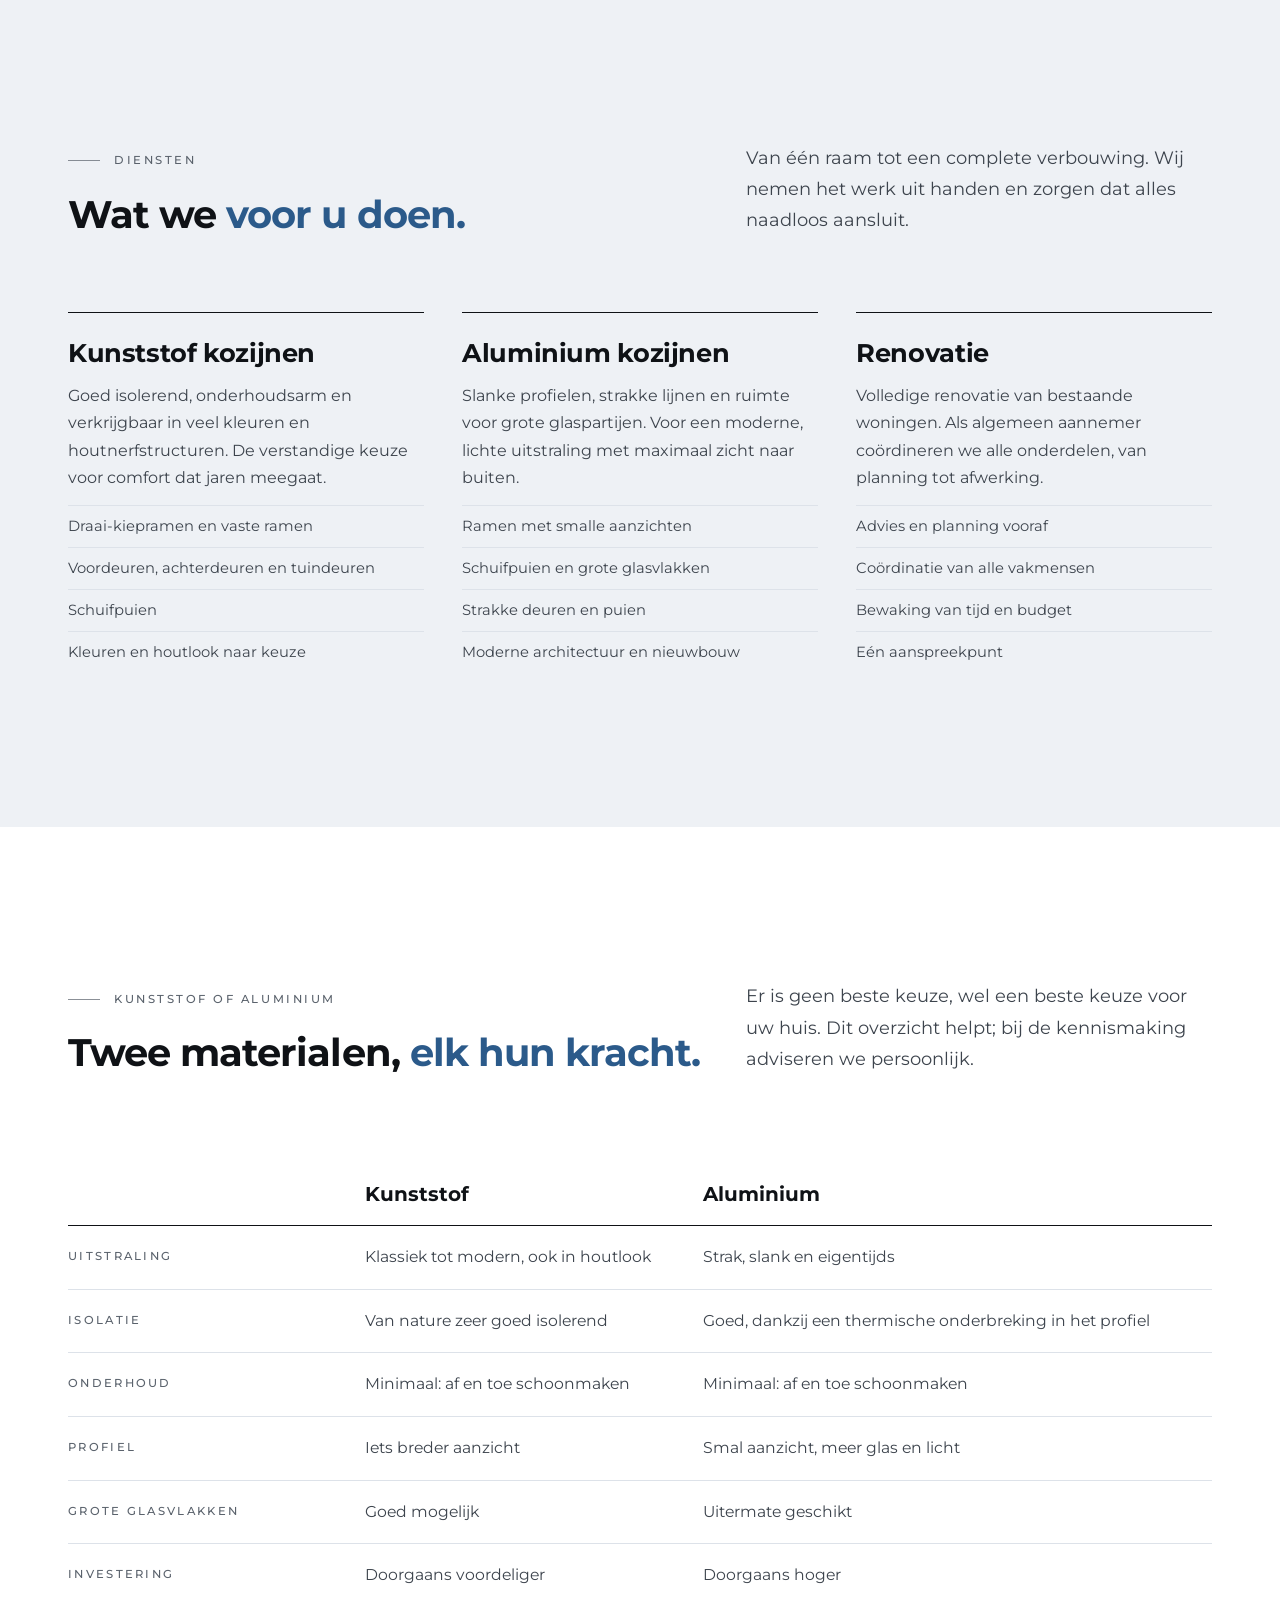
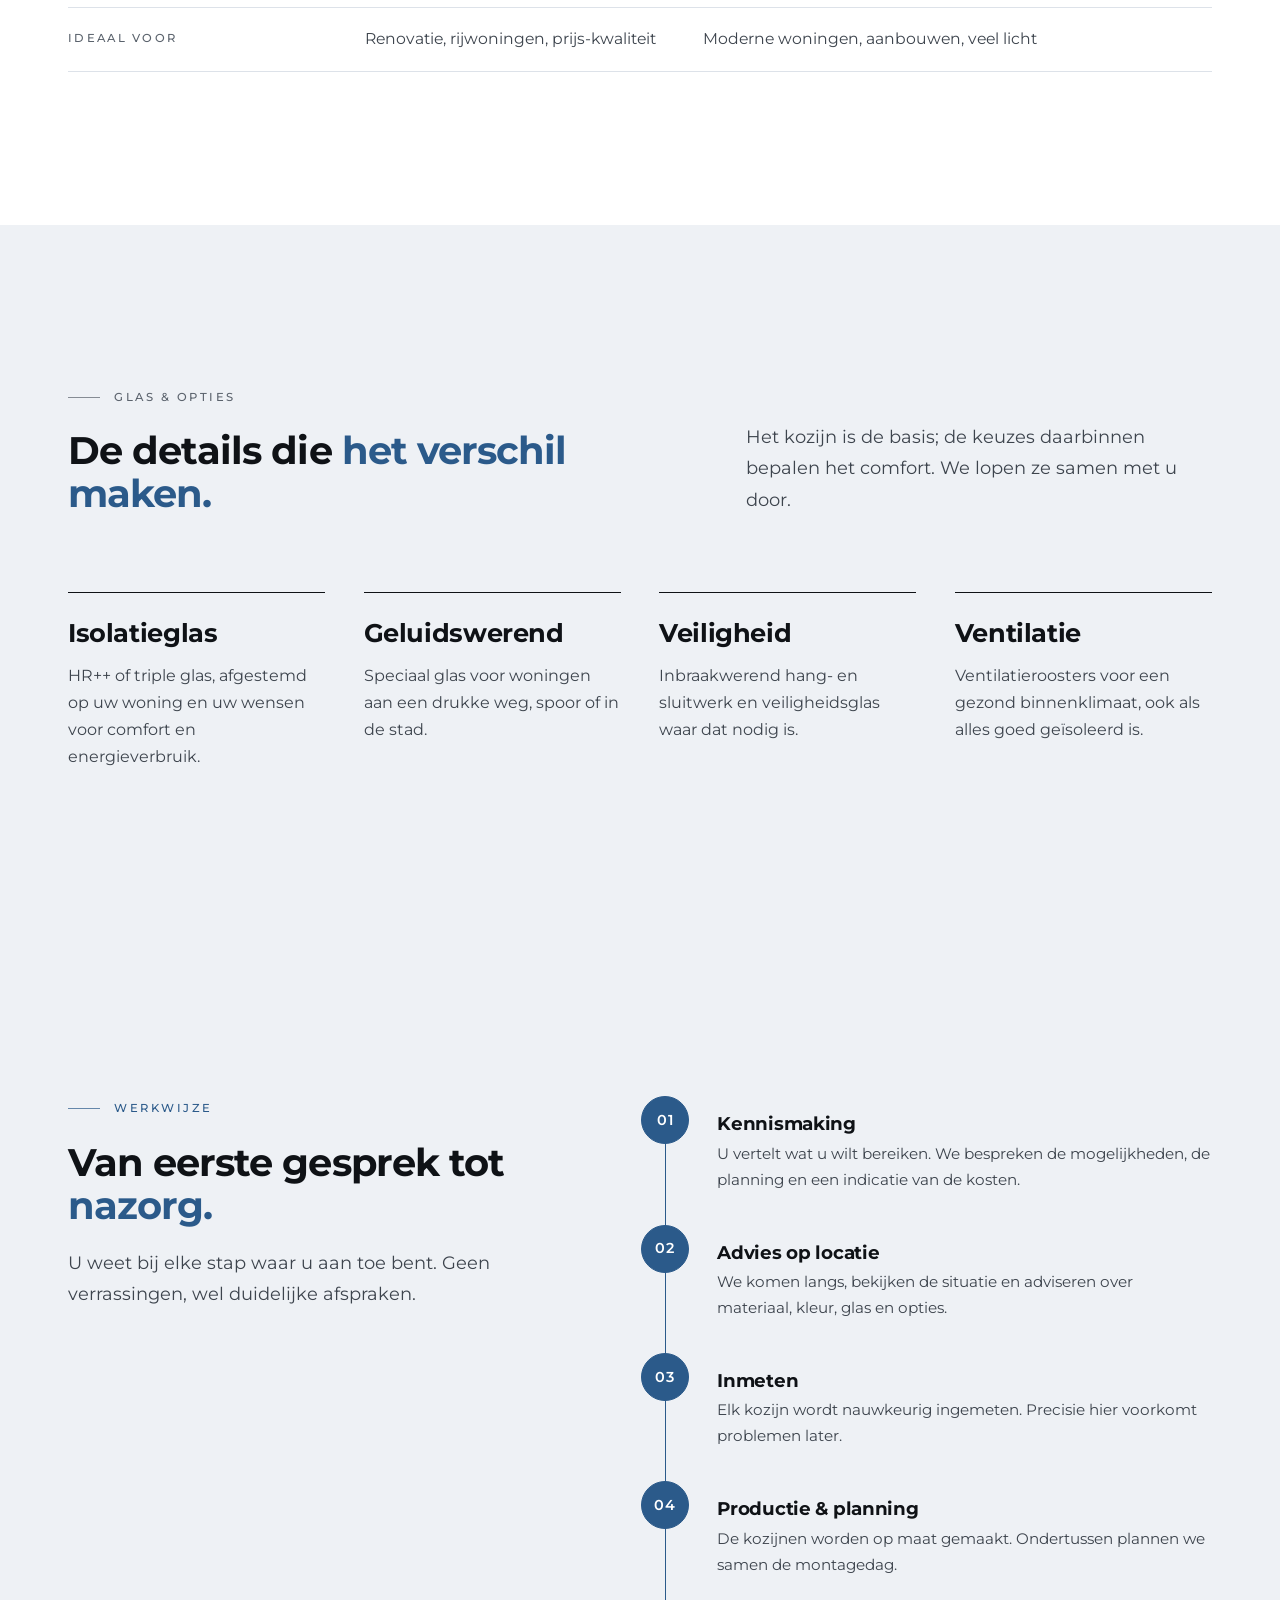
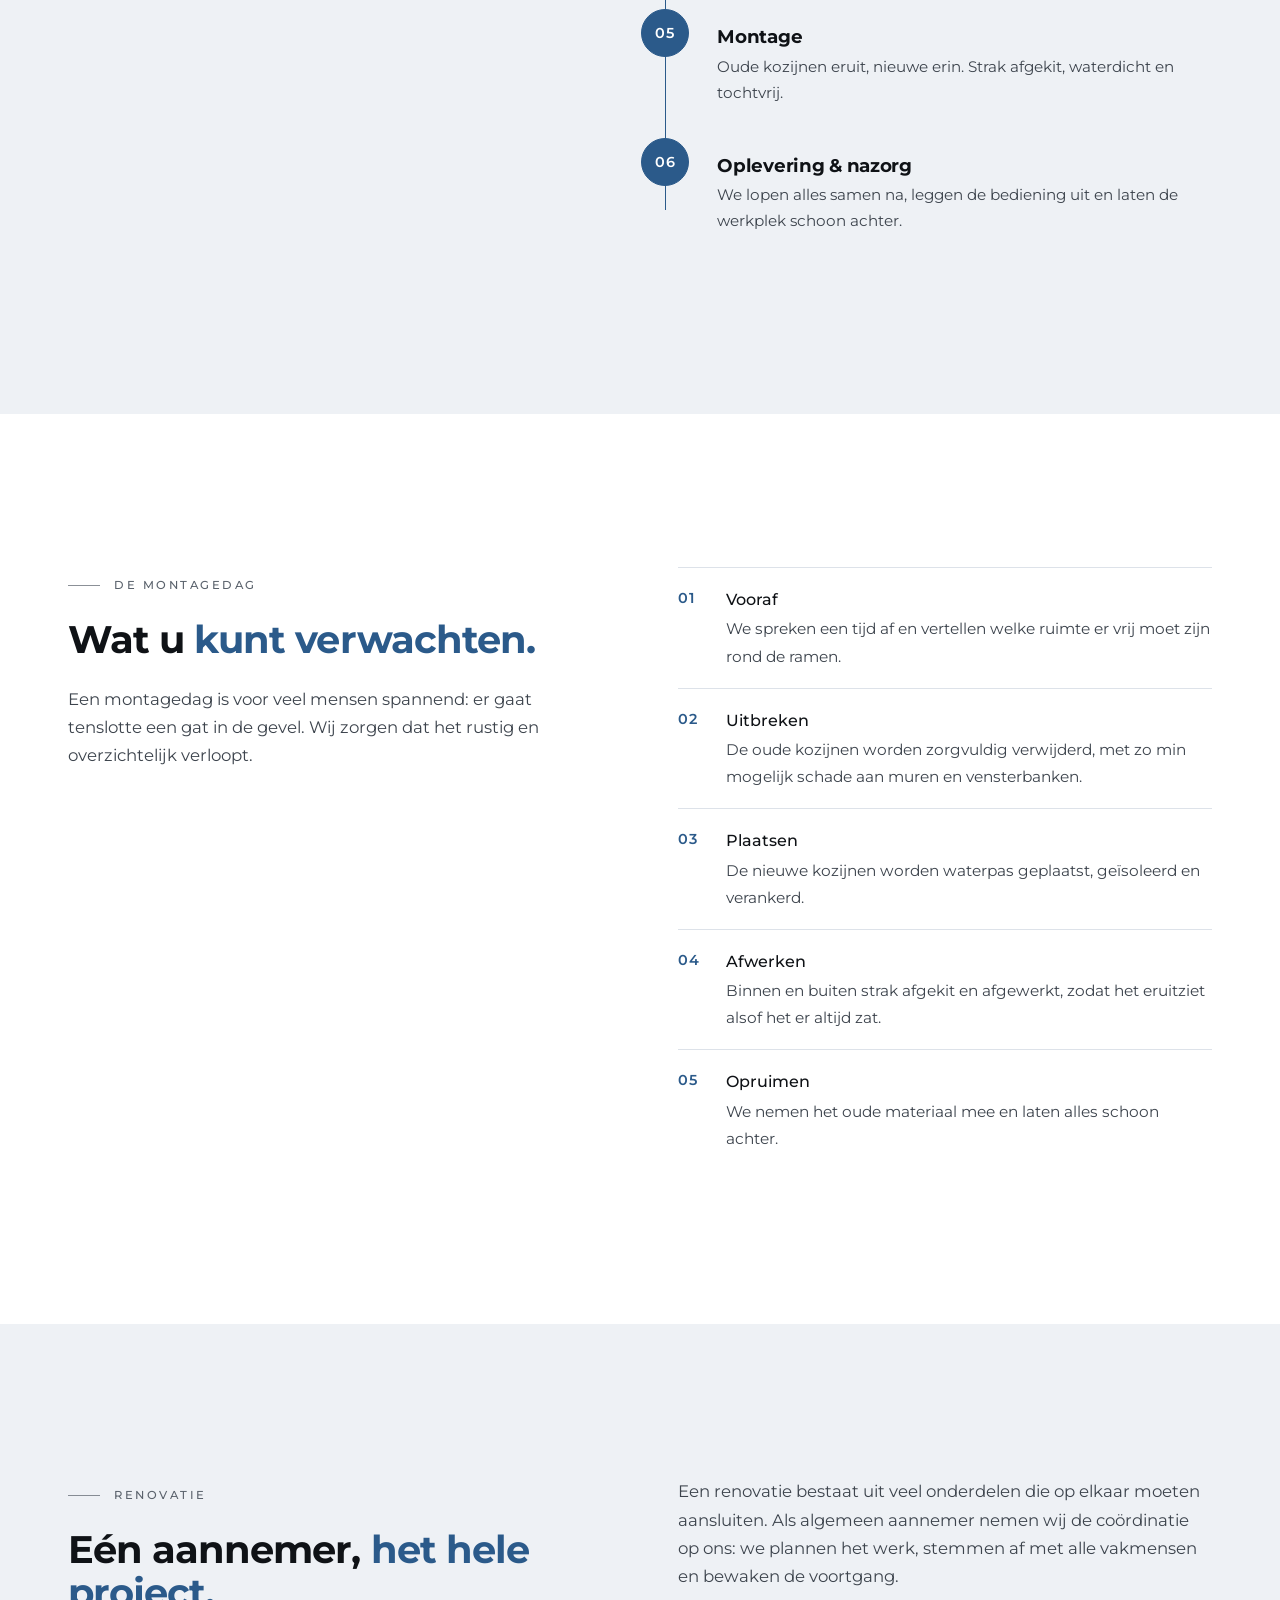
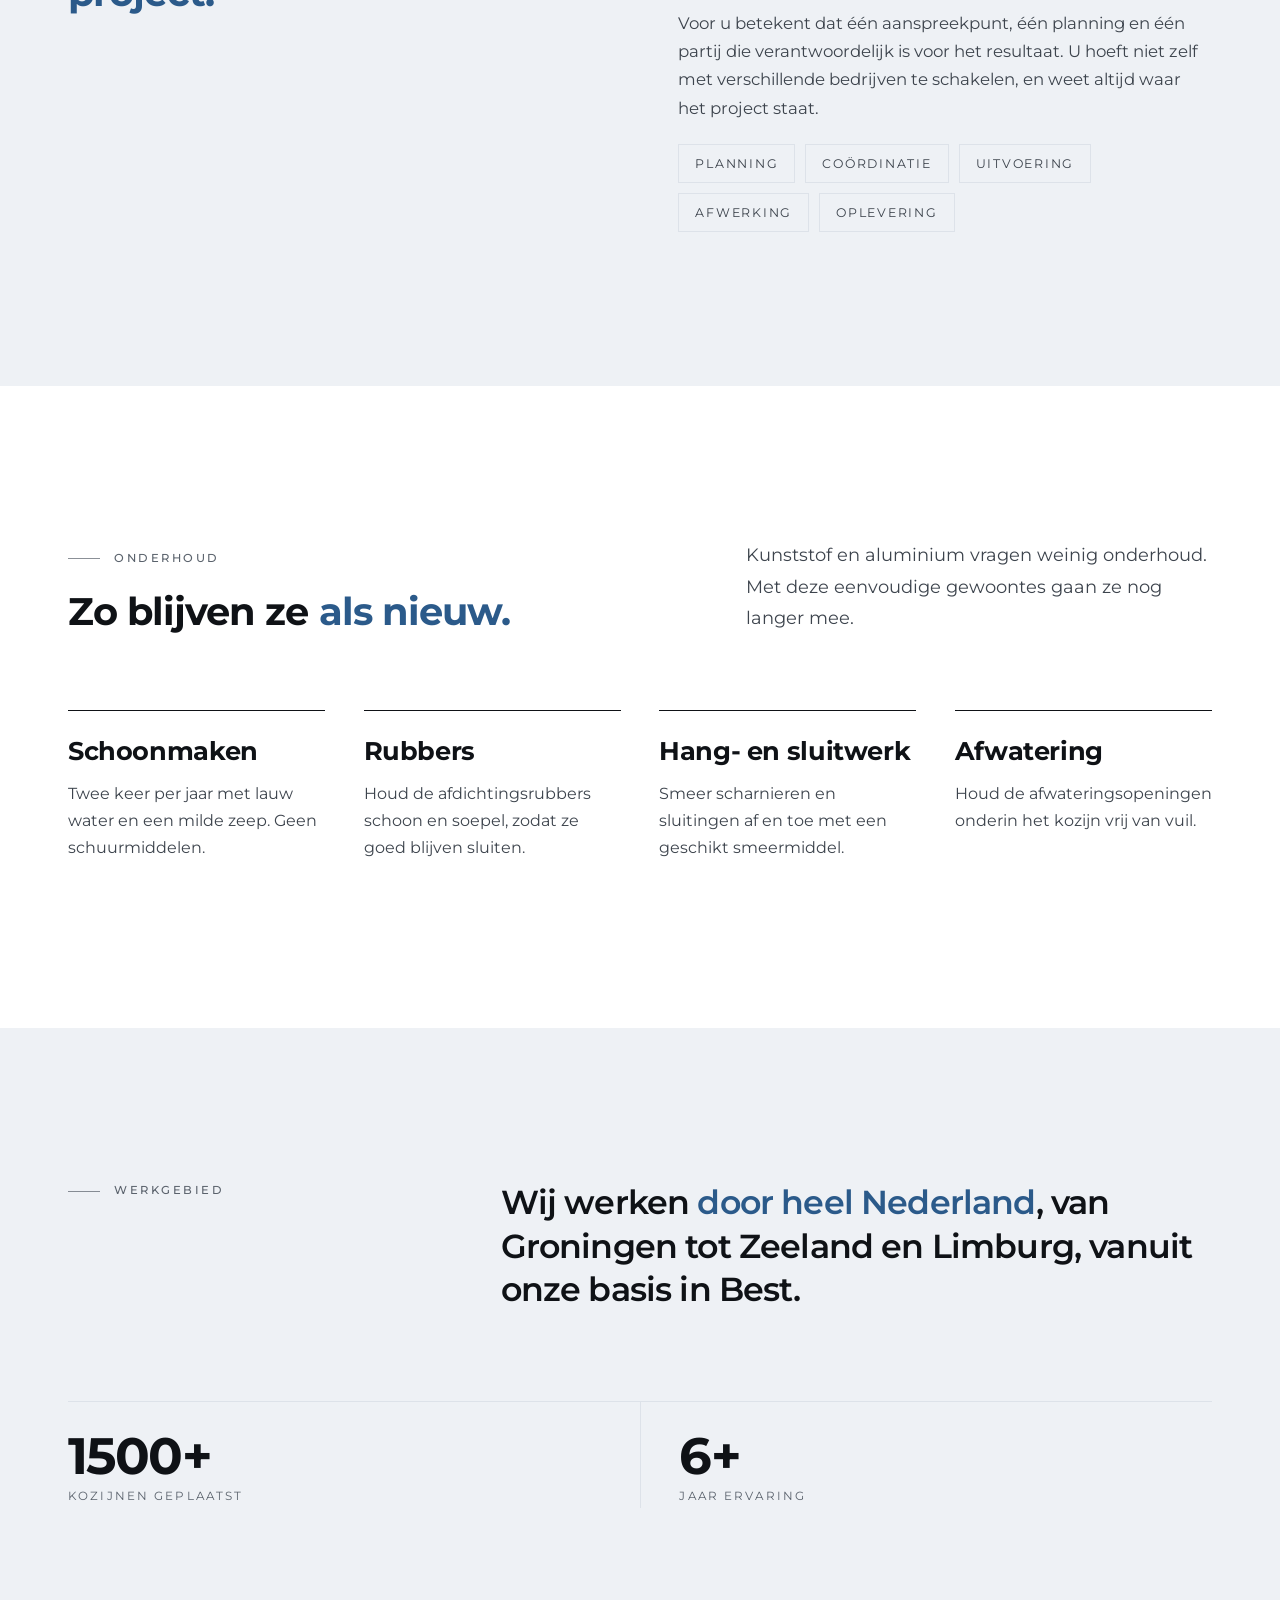
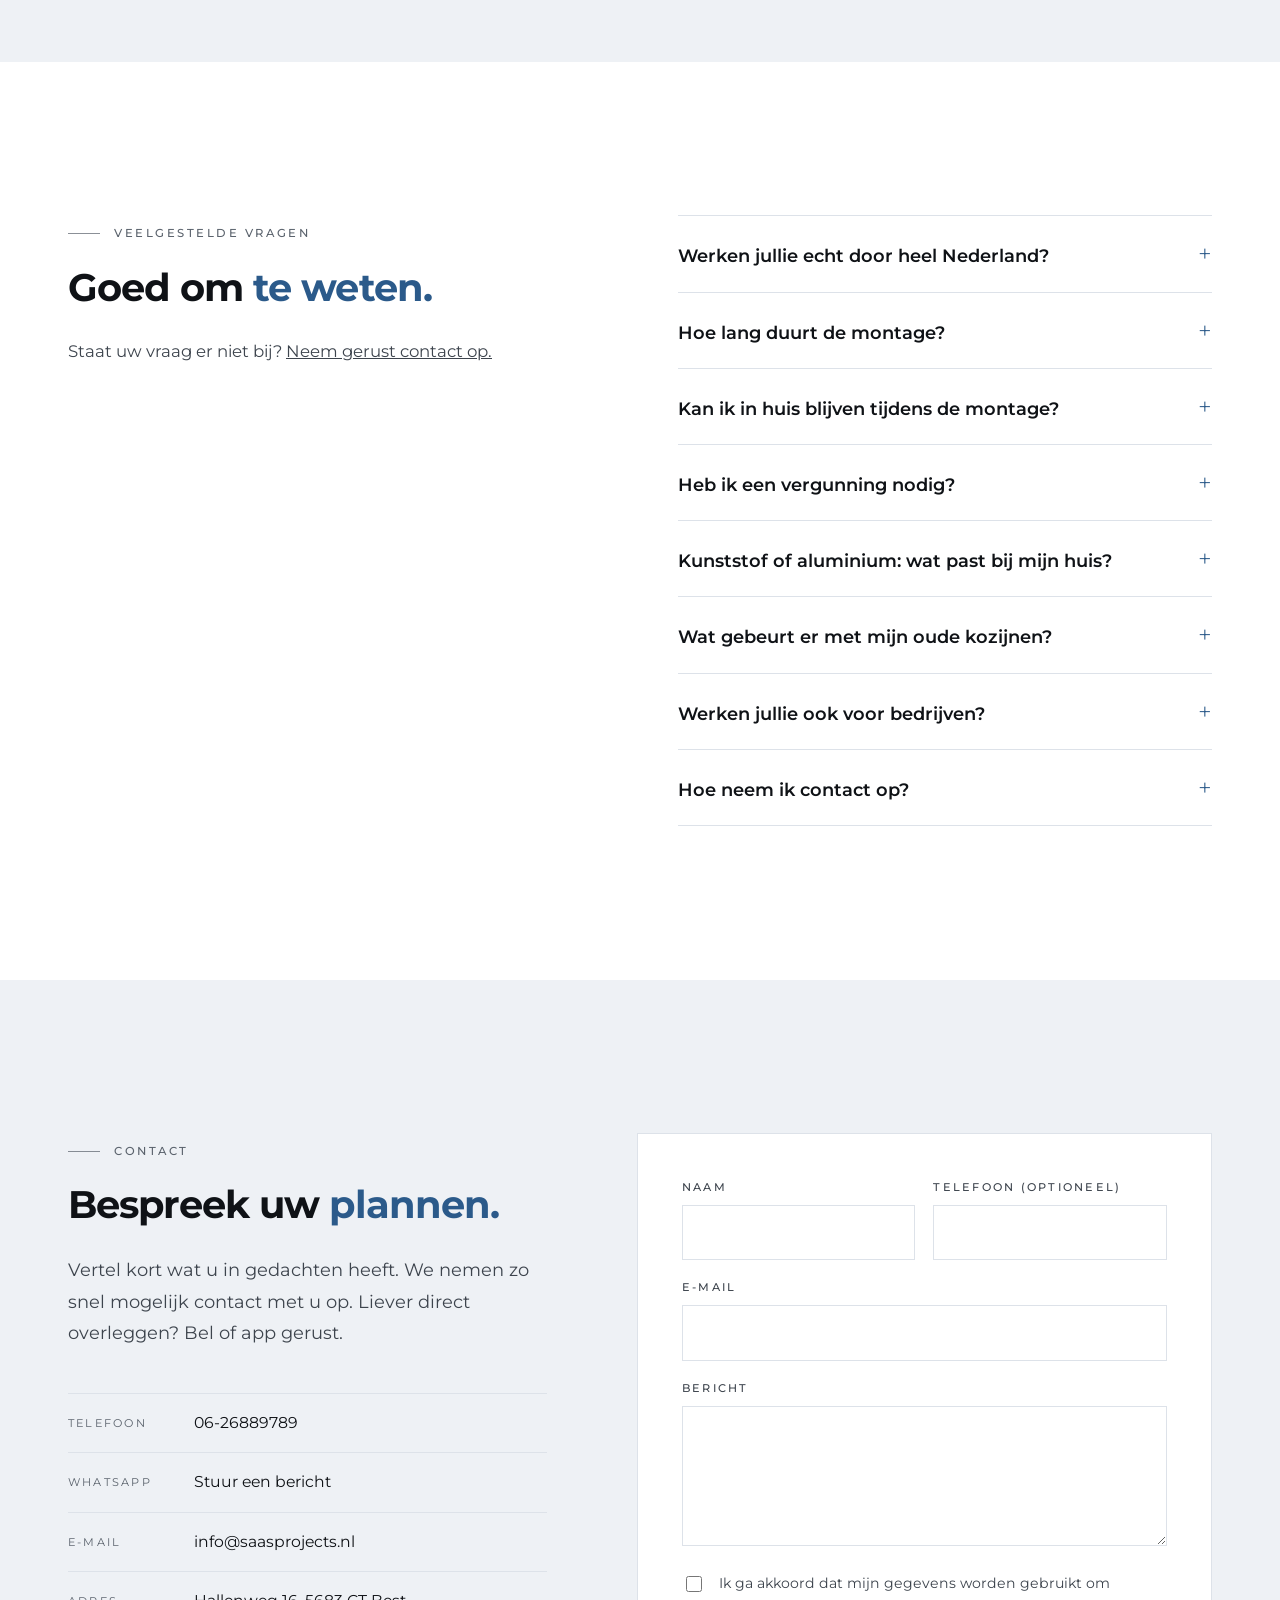
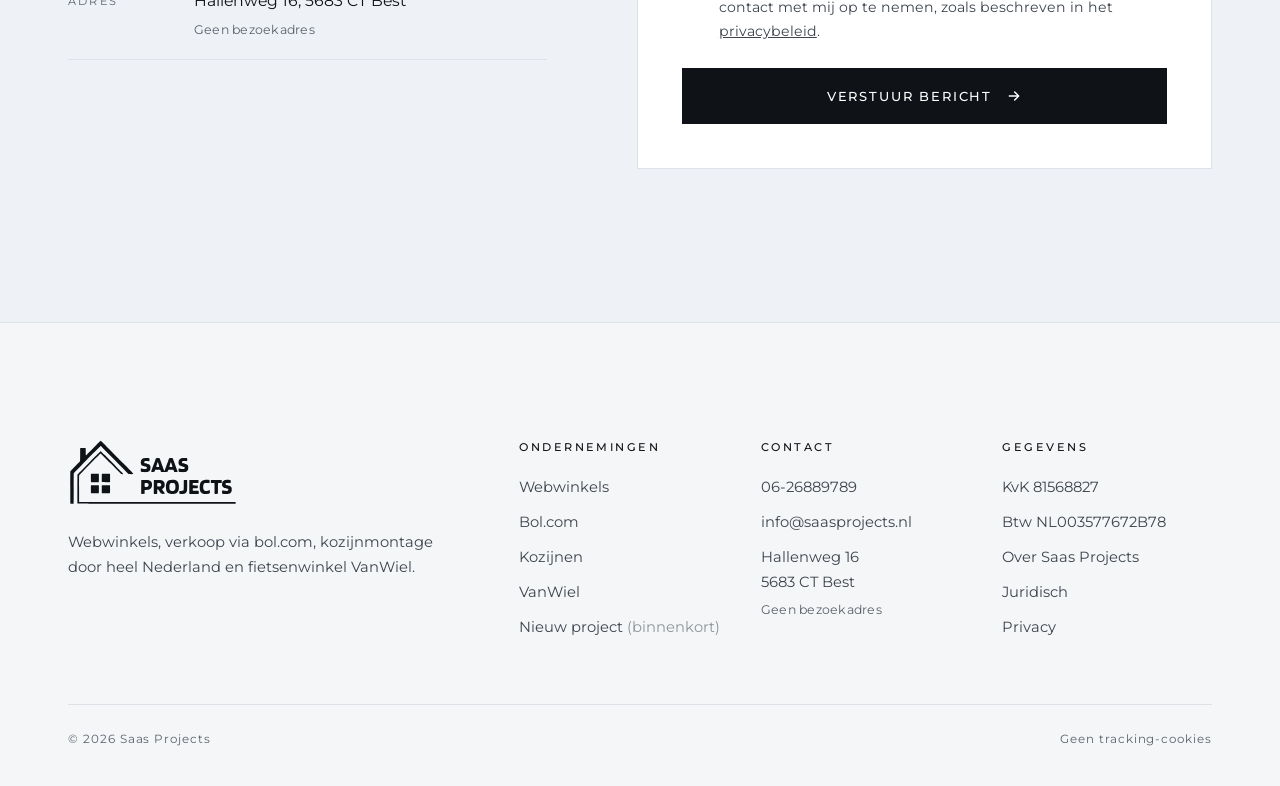
<file: kozijnen.html>
<!doctype html>
<html lang="nl">
<head>
  <meta charset="utf-8">
  <meta name="viewport" content="width=device-width, initial-scale=1">
  <title>Kunststof en aluminium kozijnen, door heel Nederland | Saas Projects</title>
  <meta name="description" content="Saas Projects monteert kunststof en aluminium kozijnen en renoveert woningen, door heel Nederland. Advies, inmeten, montage en nazorg met één vast aanspreekpunt.">
  <link rel="canonical" href="https://saasprojects.nl/kozijnen">
  <meta name="theme-color" content="#121110">
  <meta property="og:type" content="website">
  <meta property="og:locale" content="nl_NL">
  <meta property="og:site_name" content="Saas Projects">
  <meta property="og:title" content="Kunststof en aluminium kozijnen, door heel Nederland | Saas Projects">
  <meta property="og:description" content="Saas Projects monteert kunststof en aluminium kozijnen en renoveert woningen, door heel Nederland. Advies, inmeten, montage en nazorg met één vast aanspreekpunt.">
  <meta property="og:url" content="https://saasprojects.nl/kozijnen">
  <meta property="og:image" content="https://saasprojects.nl/assets/img/og.jpg">
  <link rel="icon" href="assets/favicon.svg" type="image/svg+xml">
  <link rel="apple-touch-icon" href="assets/apple-touch-icon.png">
  <link rel="preload" href="assets/fonts/montserrat.woff2" as="font" type="font/woff2" crossorigin>
  <link rel="stylesheet" href="assets/css/style.css?v=dbcd515c">
  <script type="application/ld+json">
  {
    "@context": "https://schema.org",
    "@type": "HomeAndConstructionBusiness",
    "name": "Saas Projects Kozijnen",
    "url": "https://saasprojects.nl/kozijnen",
    "image": "https://saasprojects.nl/assets/img/og.jpg",
    "telephone": "+31626889789",
    "email": "info@saasprojects.nl",
    "address": {
      "@type": "PostalAddress",
      "streetAddress": "Hallenweg 16",
      "postalCode": "5683 CT",
      "addressLocality": "Best",
      "addressRegion": "Noord-Brabant",
      "addressCountry": "NL"
    },
    "areaServed": {
      "@type": "Country",
      "name": "Nederland"
    },
    "vatID": "NL003577672B78",
    "parentOrganization": {
      "@type": "Organization",
      "name": "Saas Projects",
      "url": "https://saasprojects.nl/"
    }
  }
  </script>
</head>
<body>
  <a class="skip" href="#main">Naar de inhoud</a>

  <header class="header header--dark">
    <div class="container header__inner">
      <a class="brand" href="./" aria-label="Saas Projects, naar home"><span class="logo" role="img" aria-label="Saas Projects"></span></a>
      <button class="nav-toggle" aria-expanded="false" aria-controls="nav">Menu</button>
      <nav class="nav" id="nav" aria-label="Hoofdmenu">
        <a href="webwinkels.html">Webwinkels</a>
        <a href="bol.html">Bol.com</a>
        <a href="kozijnen.html" aria-current="page">Kozijnen</a>
        <a href="vanwiel.html">VanWiel</a>
        <a href="over.html">Over</a>
        <a href="./#contact">Contact</a>
        <div class="nav__contact"><a href="tel:+31626889789">06-26889789</a><a href="mailto:info@saasprojects.nl">info@saasprojects.nl</a></div>
      </nav>
    </div>
  </header>

  <main id="main">
    <section class="hero hero--page">
      <div class="hero__text">
        <span class="label">Saas Projects Kozijnen</span>
        <h1>Kozijnen, <em>vakkundig geplaatst.</em></h1>
        <p class="hero__lede">Montage van kunststof en aluminium kozijnen en renovatie van bestaande woningen. Door heel Nederland, met één vast aanspreekpunt van het eerste gesprek tot de laatste kitnaad.</p>
        <div class="page-hero__meta">
          <div><small>Werkgebied</small><span>Heel Nederland</span></div>
          <div><small>Specialisme</small><span>Kunststof &amp; aluminium</span></div>
          <div><small>Ervaring</small><span>1500+ kozijnen</span></div>
          <div><small>Contact</small><span>Eén vast aanspreekpunt</span></div>
        </div>
      </div>
      <div class="hero__visual" aria-hidden="true"><div class="hero__art"><span class="hero__grid"></span><span class="hero__glow"></span><span class="hero__house"></span></div></div>
    </section>

    <nav class="subnav" aria-label="Op deze pagina">
      <div class="container">
        <ul>
          <li><a href="#diensten">Diensten</a></li>
          <li><a href="#vergelijking">Kunststof of aluminium</a></li>
          <li><a href="#opties">Glas &amp; opties</a></li>
          <li><a href="#werkwijze">Werkwijze</a></li>
          <li><a href="#renovatie">Renovatie</a></li>
          <li><a href="#onderhoud">Onderhoud</a></li>
          <li><a href="#vragen">Vragen</a></li>
          <li><a href="#contact">Contact</a></li>
        </ul>
      </div>
    </nav>

    <section class="section">
      <div class="container two-col">
        <p class="pull reveal">Een kozijn is meer dan een raam. Het bepaalt <em>hoe een huis voelt</em>: warm, stil en licht.</p>
        <div class="reveal">
          <p>Nieuwe kozijnen gaan tientallen jaren mee. Daarom verdienen ze aandacht: de juiste keuze in materiaal en glas, een nauwkeurige inmeting en een montage waarbij elk detail klopt. Juist dat laatste maakt het verschil tussen een kozijn dat goed is en een kozijn dat goed blijft.</p>
          <p>Saas Projects is gespecialiseerd in de montage van kunststof en aluminium kozijnen. We werken voor particulieren en voor bedrijven, aan één raam of aan een complete woning. Wat we beloven, doen we, en we vertrekken pas als u tevreden bent.</p>
          <a class="link" href="#contact" style="margin-top:12px">Bespreek uw plannen <svg aria-hidden="true"><use href="assets/icons.svg#arrow"/></svg></a>
        </div>
      </div>
    </section>

    <section class="section section--paper" id="diensten">
      <div class="container">
        <div class="section-head">
          <div class="reveal">
            <span class="label">Diensten</span>
            <h2>Wat we <em>voor u doen.</em></h2>
          </div>
          <p class="lede reveal" style="max-width:26em;margin:0">Van één raam tot een complete verbouwing. Wij nemen het werk uit handen en zorgen dat alles naadloos aansluit.</p>
        </div>
        <div class="tiles">
          <article class="tile reveal">
            <h3>Kunststof kozijnen</h3>
            <p>Goed isolerend, onderhoudsarm en verkrijgbaar in veel kleuren en houtnerfstructuren. De verstandige keuze voor comfort dat jaren meegaat.</p>
            <ul>
              <li>Draai-kiepramen en vaste ramen</li>
              <li>Voordeuren, achterdeuren en tuindeuren</li>
              <li>Schuifpuien</li>
              <li>Kleuren en houtlook naar keuze</li>
            </ul>
          </article>
          <article class="tile reveal">
            <h3>Aluminium kozijnen</h3>
            <p>Slanke profielen, strakke lijnen en ruimte voor grote glaspartijen. Voor een moderne, lichte uitstraling met maximaal zicht naar buiten.</p>
            <ul>
              <li>Ramen met smalle aanzichten</li>
              <li>Schuifpuien en grote glasvlakken</li>
              <li>Strakke deuren en puien</li>
              <li>Moderne architectuur en nieuwbouw</li>
            </ul>
          </article>
          <article class="tile reveal">
            <h3>Renovatie</h3>
            <p>Volledige renovatie van bestaande woningen. Als algemeen aannemer coördineren we alle onderdelen, van planning tot afwerking.</p>
            <ul>
              <li>Advies en planning vooraf</li>
              <li>Coördinatie van alle vakmensen</li>
              <li>Bewaking van tijd en budget</li>
              <li>Eén aanspreekpunt</li>
            </ul>
          </article>
        </div>
      </div>
    </section>

    <section class="section" id="vergelijking">
      <div class="container">
        <div class="section-head">
          <div class="reveal">
            <span class="label">Kunststof of aluminium</span>
            <h2>Twee materialen, <em>elk hun kracht.</em></h2>
          </div>
          <p class="lede reveal" style="max-width:26em;margin:0">Er is geen beste keuze, wel een beste keuze voor uw huis. Dit overzicht helpt; bij de kennismaking adviseren we persoonlijk.</p>
        </div>
        <div class="table-wrap reveal">
          <table class="compare">
            <thead>
              <tr><th scope="col"></th><th scope="col">Kunststof</th><th scope="col">Aluminium</th></tr>
            </thead>
            <tbody>
              <tr><th scope="row">Uitstraling</th><td>Klassiek tot modern, ook in houtlook</td><td>Strak, slank en eigentijds</td></tr>
              <tr><th scope="row">Isolatie</th><td>Van nature zeer goed isolerend</td><td>Goed, dankzij een thermische onderbreking in het profiel</td></tr>
              <tr><th scope="row">Onderhoud</th><td>Minimaal: af en toe schoonmaken</td><td>Minimaal: af en toe schoonmaken</td></tr>
              <tr><th scope="row">Profiel</th><td>Iets breder aanzicht</td><td>Smal aanzicht, meer glas en licht</td></tr>
              <tr><th scope="row">Grote glasvlakken</th><td>Goed mogelijk</td><td>Uitermate geschikt</td></tr>
              <tr><th scope="row">Investering</th><td>Doorgaans voordeliger</td><td>Doorgaans hoger</td></tr>
              <tr><th scope="row">Ideaal voor</th><td>Renovatie, rijwoningen, prijs-kwaliteit</td><td>Moderne woningen, aanbouwen, veel licht</td></tr>
            </tbody>
          </table>
        </div>
      </div>
    </section>

    <section class="section section--paper" id="opties">
      <div class="container">
        <div class="section-head">
          <div class="reveal">
            <span class="label">Glas &amp; opties</span>
            <h2>De details die <em>het verschil maken.</em></h2>
          </div>
          <p class="lede reveal" style="max-width:26em;margin:0">Het kozijn is de basis; de keuzes daarbinnen bepalen het comfort. We lopen ze samen met u door.</p>
        </div>
        <div class="tiles tiles--4">
          <div class="tile reveal"><h3>Isolatieglas</h3><p>HR++ of triple glas, afgestemd op uw woning en uw wensen voor comfort en energieverbruik.</p></div>
          <div class="tile reveal"><h3>Geluidswerend</h3><p>Speciaal glas voor woningen aan een drukke weg, spoor of in de stad.</p></div>
          <div class="tile reveal"><h3>Veiligheid</h3><p>Inbraakwerend hang- en sluitwerk en veiligheidsglas waar dat nodig is.</p></div>
          <div class="tile reveal"><h3>Ventilatie</h3><p>Ventilatieroosters voor een gezond binnenklimaat, ook als alles goed geïsoleerd is.</p></div>
        </div>
      </div>
    </section>

    <section class="section section--night" id="werkwijze">
      <div class="container">
        <div class="section-head" style="margin-bottom:0">
          <div class="reveal">
            <span class="label">Werkwijze</span>
            <h2>Van eerste gesprek tot <em>nazorg.</em></h2>
          </div>
          <p class="lede reveal" style="max-width:26em;margin:0">U weet bij elke stap waar u aan toe bent. Geen verrassingen, wel duidelijke afspraken.</p>
        </div>
        <ol class="steps">
          <li class="reveal"><h3>Kennismaking</h3><p>U vertelt wat u wilt bereiken. We bespreken de mogelijkheden, de planning en een indicatie van de kosten.</p></li>
          <li class="reveal"><h3>Advies op locatie</h3><p>We komen langs, bekijken de situatie en adviseren over materiaal, kleur, glas en opties.</p></li>
          <li class="reveal"><h3>Inmeten</h3><p>Elk kozijn wordt nauwkeurig ingemeten. Precisie hier voorkomt problemen later.</p></li>
          <li class="reveal"><h3>Productie &amp; planning</h3><p>De kozijnen worden op maat gemaakt. Ondertussen plannen we samen de montagedag.</p></li>
          <li class="reveal"><h3>Montage</h3><p>Oude kozijnen eruit, nieuwe erin. Strak afgekit, waterdicht en tochtvrij.</p></li>
          <li class="reveal"><h3>Oplevering &amp; nazorg</h3><p>We lopen alles samen na, leggen de bediening uit en laten de werkplek schoon achter.</p></li>
        </ol>
      </div>
    </section>

    <section class="section">
      <div class="container two-col">
        <div class="reveal">
          <span class="label">De montagedag</span>
          <h2 style="margin-top:22px">Wat u <em>kunt verwachten.</em></h2>
          <p style="margin-top:24px">Een montagedag is voor veel mensen spannend: er gaat tenslotte een gat in de gevel. Wij zorgen dat het rustig en overzichtelijk verloopt.</p>
        </div>
        <div class="reveal">
          <ol class="checklist" style="margin-top:0">
            <li><div><b>Vooraf</b><span>We spreken een tijd af en vertellen welke ruimte er vrij moet zijn rond de ramen.</span></div></li>
            <li><div><b>Uitbreken</b><span>De oude kozijnen worden zorgvuldig verwijderd, met zo min mogelijk schade aan muren en vensterbanken.</span></div></li>
            <li><div><b>Plaatsen</b><span>De nieuwe kozijnen worden waterpas geplaatst, geïsoleerd en verankerd.</span></div></li>
            <li><div><b>Afwerken</b><span>Binnen en buiten strak afgekit en afgewerkt, zodat het eruitziet alsof het er altijd zat.</span></div></li>
            <li><div><b>Opruimen</b><span>We nemen het oude materiaal mee en laten alles schoon achter.</span></div></li>
          </ol>
        </div>
      </div>
    </section>

    <section class="section section--paper" id="renovatie">
      <div class="container two-col">
        <div class="reveal">
          <span class="label">Renovatie</span>
          <h2 style="margin-top:22px">Eén aannemer, <em>het hele project.</em></h2>
        </div>
        <div class="reveal">
          <p>Een renovatie bestaat uit veel onderdelen die op elkaar moeten aansluiten. Als algemeen aannemer nemen wij de coördinatie op ons: we plannen het werk, stemmen af met alle vakmensen en bewaken de voortgang.</p>
          <p>Voor u betekent dat één aanspreekpunt, één planning en één partij die verantwoordelijk is voor het resultaat. U hoeft niet zelf met verschillende bedrijven te schakelen, en weet altijd waar het project staat.</p>
          <div class="chips"><span>Planning</span><span>Coördinatie</span><span>Uitvoering</span><span>Afwerking</span><span>Oplevering</span></div>
        </div>
      </div>
    </section>

    <section class="section" id="onderhoud">
      <div class="container">
        <div class="section-head">
          <div class="reveal">
            <span class="label">Onderhoud</span>
            <h2>Zo blijven ze <em>als nieuw.</em></h2>
          </div>
          <p class="lede reveal" style="max-width:26em;margin:0">Kunststof en aluminium vragen weinig onderhoud. Met deze eenvoudige gewoontes gaan ze nog langer mee.</p>
        </div>
        <div class="tiles tiles--4">
          <div class="tile reveal"><h3>Schoonmaken</h3><p>Twee keer per jaar met lauw water en een milde zeep. Geen schuurmiddelen.</p></div>
          <div class="tile reveal"><h3>Rubbers</h3><p>Houd de afdichtingsrubbers schoon en soepel, zodat ze goed blijven sluiten.</p></div>
          <div class="tile reveal"><h3>Hang- en sluitwerk</h3><p>Smeer scharnieren en sluitingen af en toe met een geschikt smeermiddel.</p></div>
          <div class="tile reveal"><h3>Afwatering</h3><p>Houd de afwateringsopeningen onderin het kozijn vrij van vuil.</p></div>
        </div>
      </div>
    </section>

    <section class="section section--paper">
      <div class="container">
        <div class="statement">
          <span class="label reveal">Werkgebied</span>
          <h2 class="reveal">Wij werken <em>door heel Nederland</em>, van Groningen tot Zeeland en Limburg, vanuit onze basis in Best.</h2>
        </div>
        <div class="facts reveal" style="grid-template-columns:1fr 1fr">
          <div class="fact"><strong>1500+</strong><span>Kozijnen geplaatst</span></div>
          <div class="fact"><strong>6+</strong><span>Jaar ervaring</span></div>
        </div>
      </div>
    </section>

    <section class="section" id="vragen">
      <div class="container two-col">
        <div class="reveal">
          <span class="label">Veelgestelde vragen</span>
          <h2 style="margin-top:22px">Goed om <em>te weten.</em></h2>
          <p style="margin-top:28px">Staat uw vraag er niet bij? <a href="#contact">Neem gerust contact op.</a></p>
        </div>
        <div class="faq reveal">
          <details><summary>Werken jullie echt door heel Nederland?</summary><div><p>Ja. Onze basis is Best in Noord-Brabant, maar we plaatsen kozijnen door het hele land. Bij de kennismaking stemmen we de planning af op uw locatie.</p></div></details>
          <details><summary>Hoe lang duurt de montage?</summary><div><p>Dat hangt af van het aantal en de grootte van de kozijnen. Bij de kennismaking krijgt u een duidelijke planning, zodat u precies weet wanneer we komen en hoe lang we bezig zijn.</p></div></details>
          <details><summary>Kan ik in huis blijven tijdens de montage?</summary><div><p>Meestal wel. We werken per kozijn, zodat uw woning zo kort mogelijk open staat. Het is wel handig om de ruimte rond de ramen vooraf vrij te maken.</p></div></details>
          <details><summary>Heb ik een vergunning nodig?</summary><div><p>Voor het vervangen van kozijnen is meestal geen vergunning nodig. Bij een monument, in een beschermd stads- of dorpsgezicht of als het aanzicht van de gevel sterk verandert, kan dat anders zijn. Check het Omgevingsloket van de overheid of vraag het ons; we denken graag mee.</p></div></details>
          <details><summary>Kunststof of aluminium: wat past bij mijn huis?</summary><div><p>Kunststof is isolerend, onderhoudsarm en doorgaans voordeliger. Aluminium is slanker en geschikt voor grote glasvlakken en een moderne uitstraling. Bekijk de <a href="#vergelijking">vergelijking</a> hierboven, of laat u persoonlijk adviseren.</p></div></details>
          <details><summary>Wat gebeurt er met mijn oude kozijnen?</summary><div><p>Die nemen we mee en voeren we op de juiste manier af. U houdt er geen werk aan over.</p></div></details>
          <details><summary>Werken jullie ook voor bedrijven?</summary><div><p>Ja. Naast particulieren werken we voor bedrijven, verhuurders en andere aannemers. Neem contact op om de mogelijkheden te bespreken.</p></div></details>
          <details><summary>Hoe neem ik contact op?</summary><div><p>Via het formulier hieronder, telefonisch op 06-26889789 of via WhatsApp. We reageren zo snel mogelijk.</p></div></details>
        </div>
      </div>
    </section>

    <section class="section section--paper" id="contact">
      <div class="container contact">
        <div class="reveal">
          <span class="label">Contact</span>
          <h2>Bespreek uw <em>plannen.</em></h2>
          <p class="lede">Vertel kort wat u in gedachten heeft. We nemen zo snel mogelijk contact met u op. Liever direct overleggen? Bel of app gerust.</p>
          <ul class="details">
            <li><small>Telefoon</small><a href="tel:+31626889789">06-26889789</a></li>
            <li><small>WhatsApp</small><a href="https://wa.me/31626889789" rel="noopener">Stuur een bericht</a></li>
            <li><small>E-mail</small><a href="mailto:info@saasprojects.nl">info@saasprojects.nl</a></li>
            <li><small>Adres</small><span>Hallenweg 16, 5683 CT Best<br><span class="addr-note">Geen bezoekadres</span></span></li>
          </ul>
        </div>
        <form class="form reveal" name="kozijnen" method="POST" action="https://api.web3forms.com/submit">
          <input type="hidden" name="access_key" value="5a45a47b-115b-4865-8482-a3fdf79f6954">
          <input type="hidden" name="subject" value="Nieuw bericht via saasprojects.nl (kozijnen)">
          <input type="hidden" name="from_name" value="saasprojects.nl">
          <input type="hidden" name="redirect" value="https://saasprojects.nl/bedankt.html">
          <input type="checkbox" name="botcheck" class="hidden" tabindex="-1" autocomplete="off" aria-hidden="true">
          <div class="row">
            <div class="field"><label for="naam">Naam</label><input id="naam" name="naam" autocomplete="name" required></div>
            <div class="field"><label for="telefoon">Telefoon (optioneel)</label><input id="telefoon" name="telefoon" type="tel" autocomplete="tel"></div>
          </div>
          <div class="field"><label for="email">E-mail</label><input id="email" name="email" type="email" autocomplete="email" required></div>
          <div class="field"><label for="bericht">Bericht</label><textarea id="bericht" name="bericht" required></textarea></div>
          <label class="check"><input type="checkbox" name="akkoord" required> <span>Ik ga akkoord dat mijn gegevens worden gebruikt om contact met mij op te nemen, zoals beschreven in het <a href="privacybeleid.html">privacybeleid</a>.</span></label>
          <button class="btn" type="submit">Verstuur bericht <svg aria-hidden="true"><use href="assets/icons.svg#arrow"/></svg></button>
        </form>
      </div>
    </section>
  </main>

  <footer class="footer">
    <div class="container">
      <div class="footer__grid" style="padding-top:0">
        <div>
          <a class="brand brand--footer" href="./" aria-label="Saas Projects, naar home"><span class="logo" role="img" aria-label="Saas Projects"></span></a>
          <p style="max-width:26em">Webwinkels, verkoop via bol.com, kozijnmontage door heel Nederland en fietsenwinkel VanWiel.</p>
        </div>
        <div>
          <h4>Ondernemingen</h4>
          <ul>
            <li><a href="webwinkels.html">Webwinkels</a></li>
            <li><a href="bol.html">Bol.com</a></li>
            <li><a href="kozijnen.html">Kozijnen</a></li>
            <li><a href="vanwiel.html">VanWiel</a></li>
            <li>Nieuw project <span style="opacity:.55">(binnenkort)</span></li>
          </ul>
        </div>
        <div>
          <h4>Contact</h4>
          <ul>
            <li><a href="tel:+31626889789">06-26889789</a></li>
            <li><a href="mailto:info@saasprojects.nl">info@saasprojects.nl</a></li>
            <li>Hallenweg 16<br>5683 CT Best<br><span class="addr-note">Geen bezoekadres</span></li>
          </ul>
        </div>
        <div>
          <h4>Gegevens</h4>
          <ul>
            <li>KvK 81568827</li>
            <li>Btw NL003577672B78</li>
            <li><a href="over.html">Over Saas Projects</a></li>
            <li><a href="juridische-kennisgeving.html">Juridisch</a></li>
            <li><a href="privacybeleid.html">Privacy</a></li>
          </ul>
        </div>
      </div>
      <div class="footer__bottom">
        <span>© <span id="year">2026</span> Saas Projects</span>
        <span>Geen tracking-cookies</span>
      </div>
    </div>
  </footer>

  <script src="assets/js/main.js?v=3f7d1bdd" defer></script>
</body>
</html>
</file>
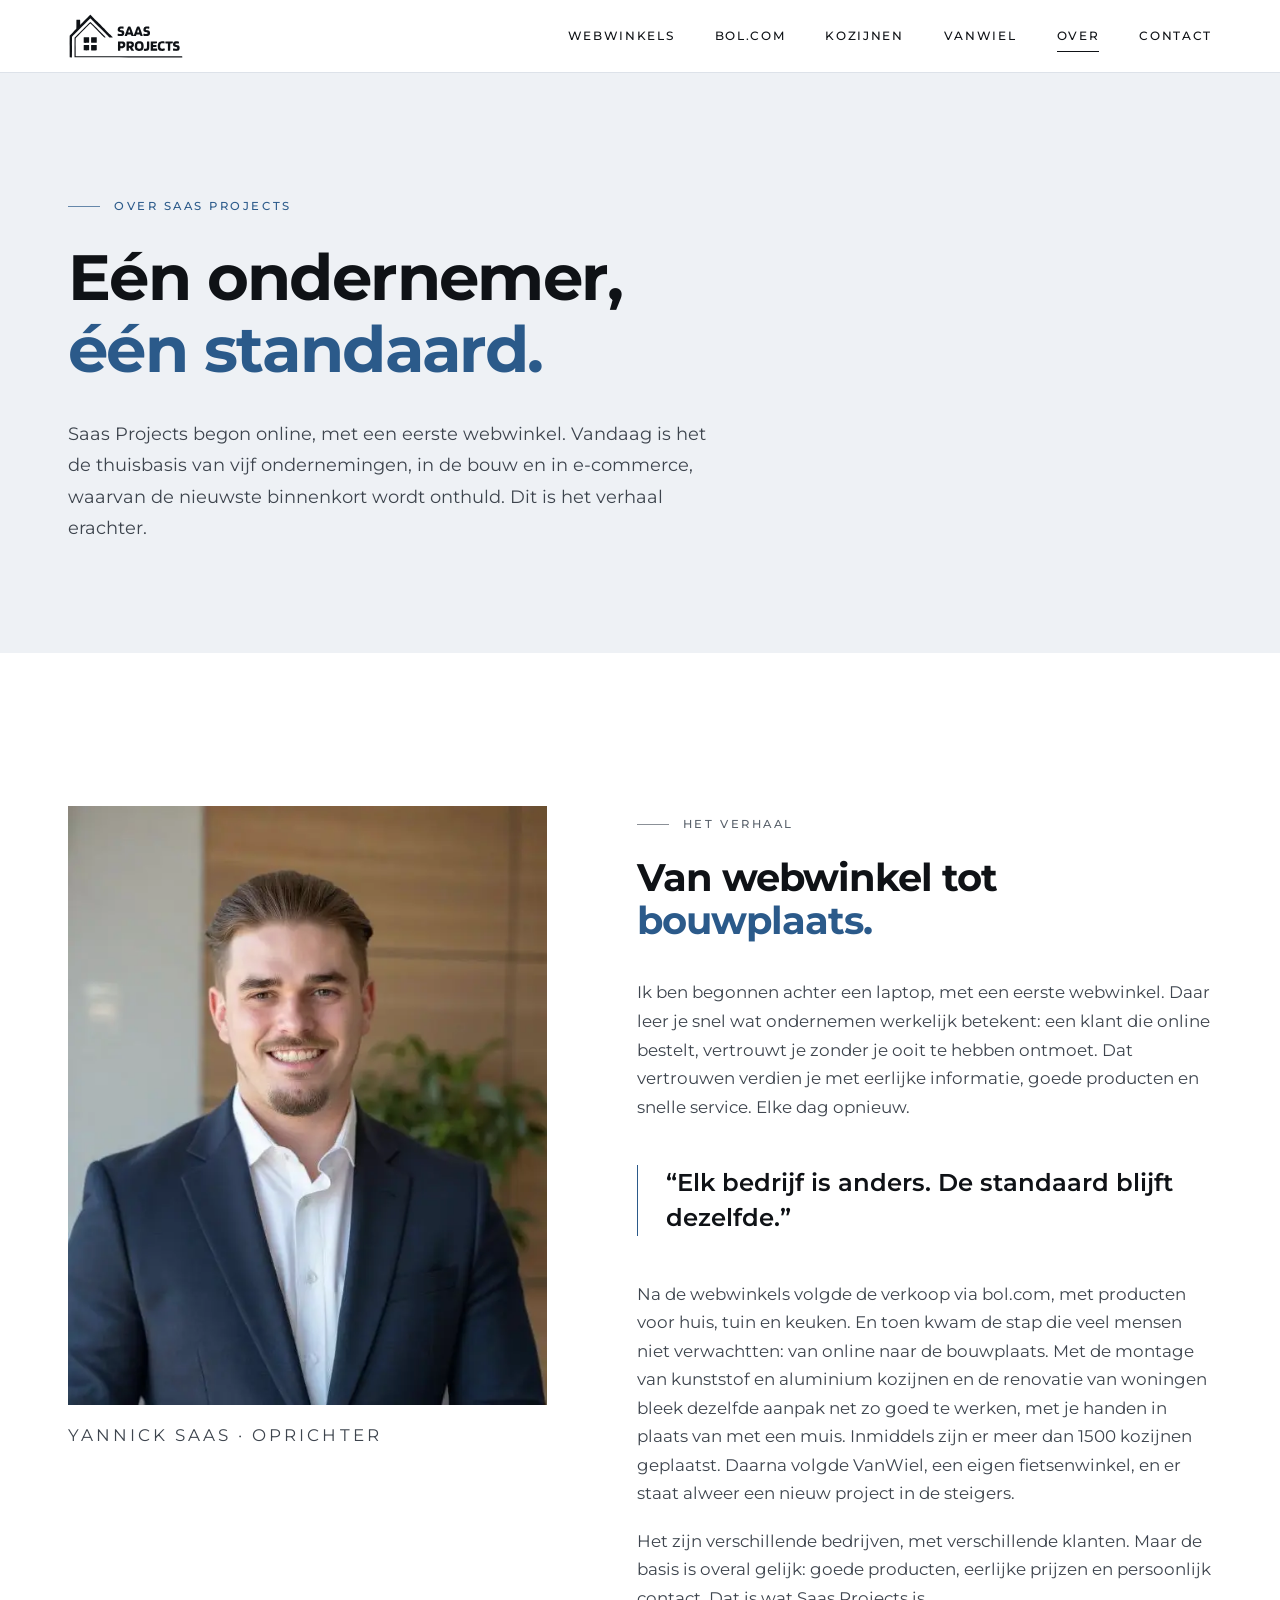
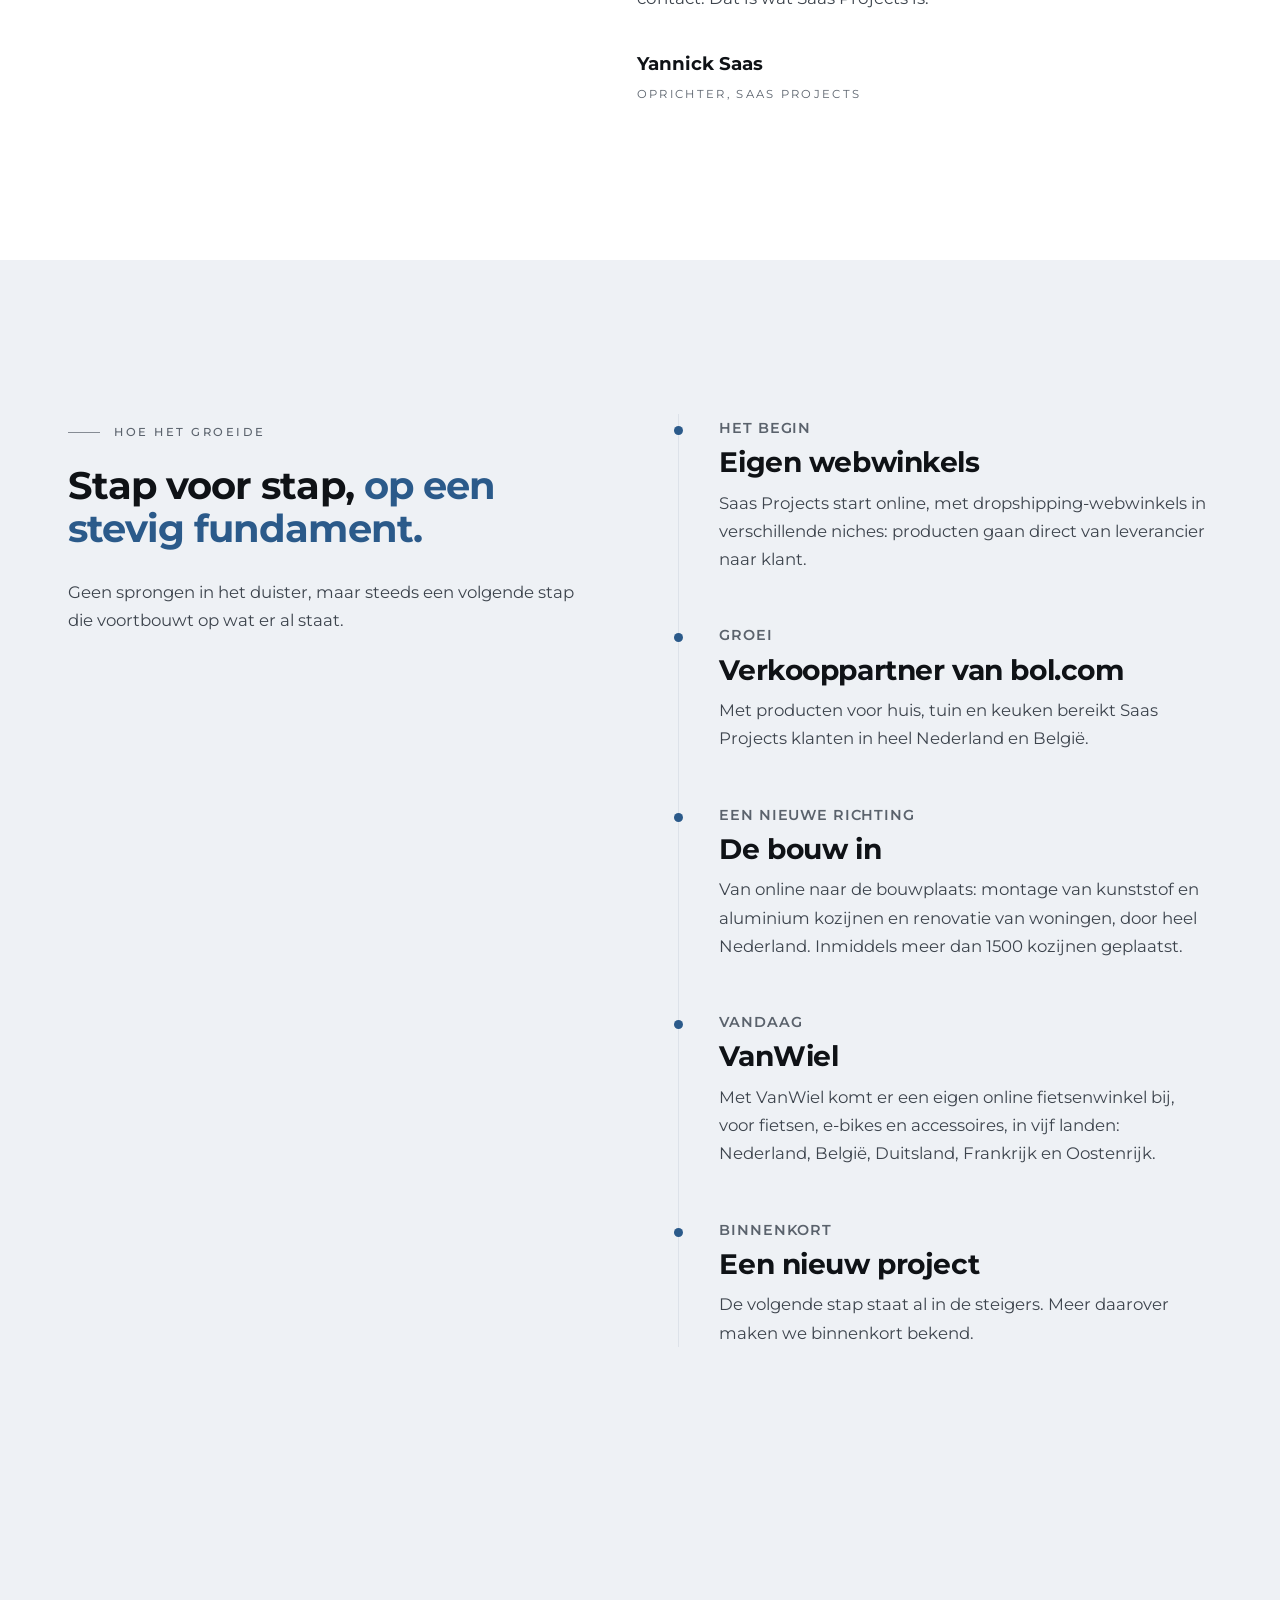
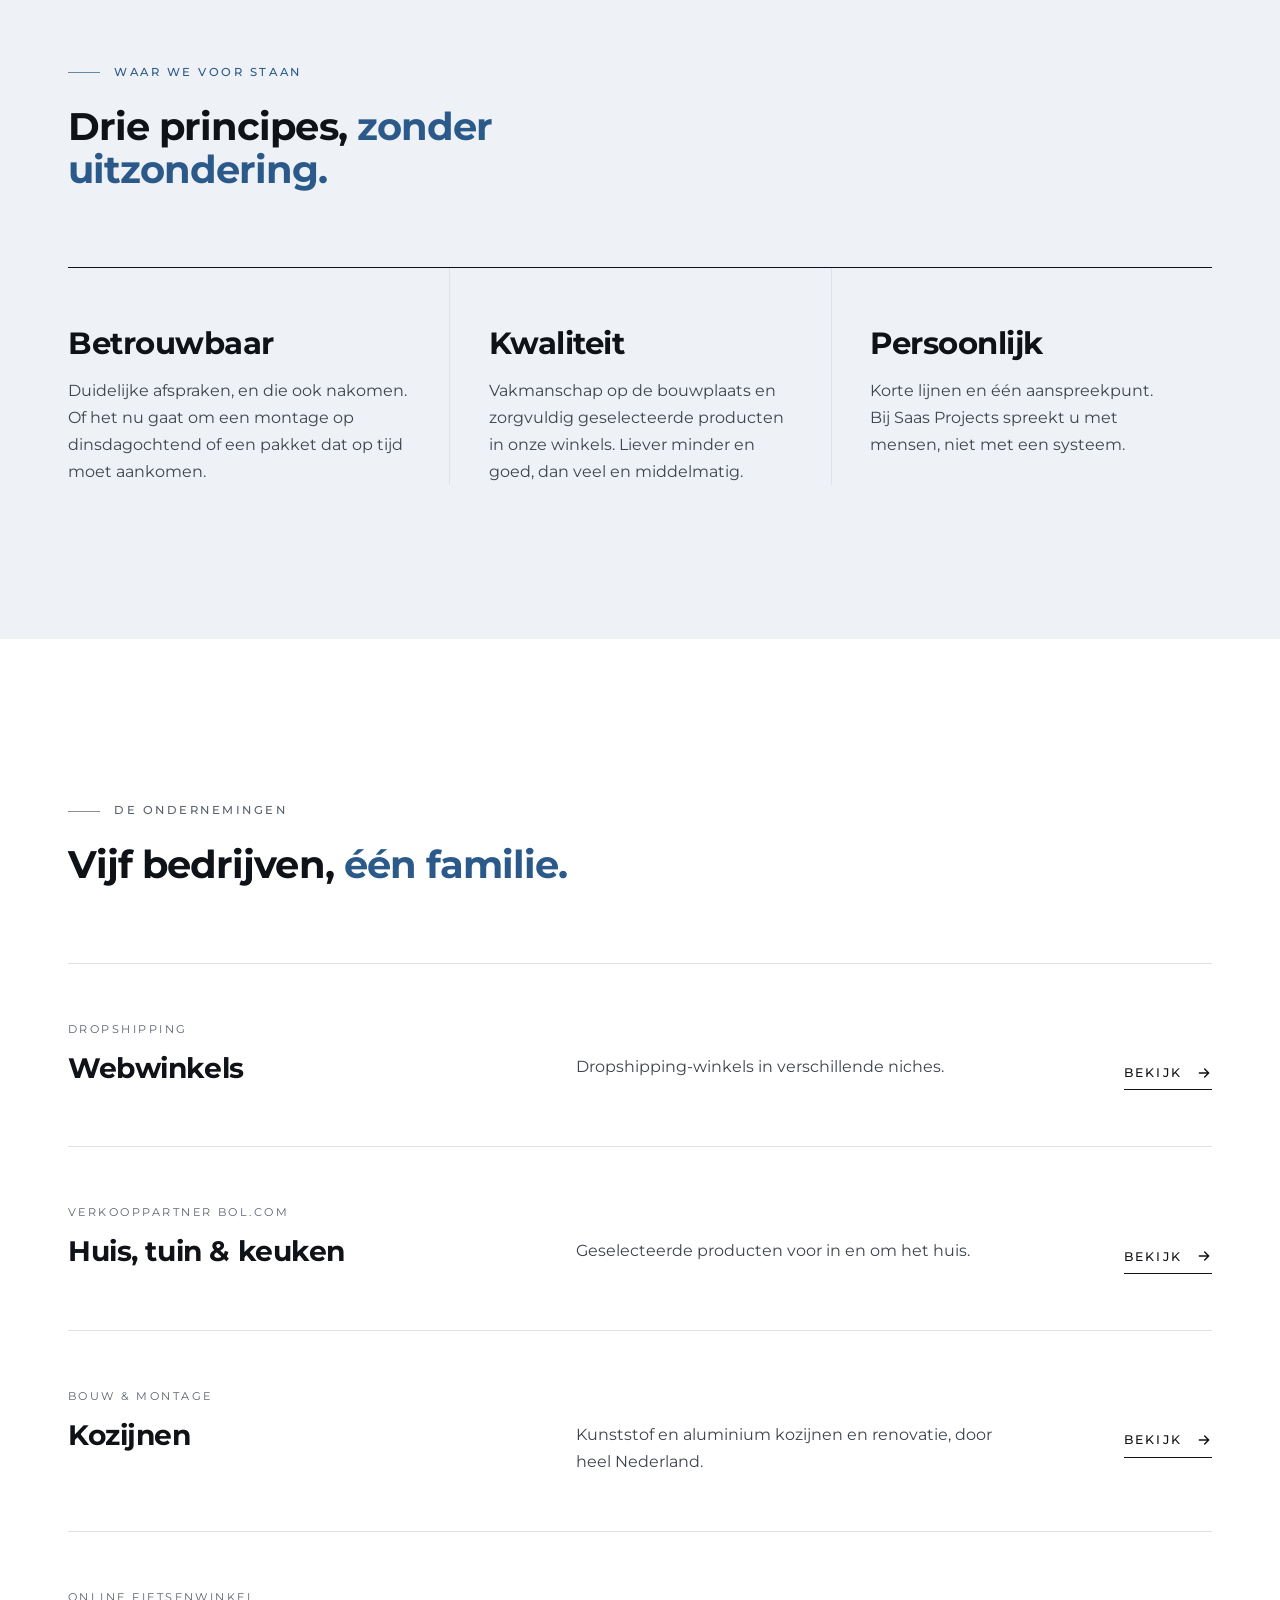
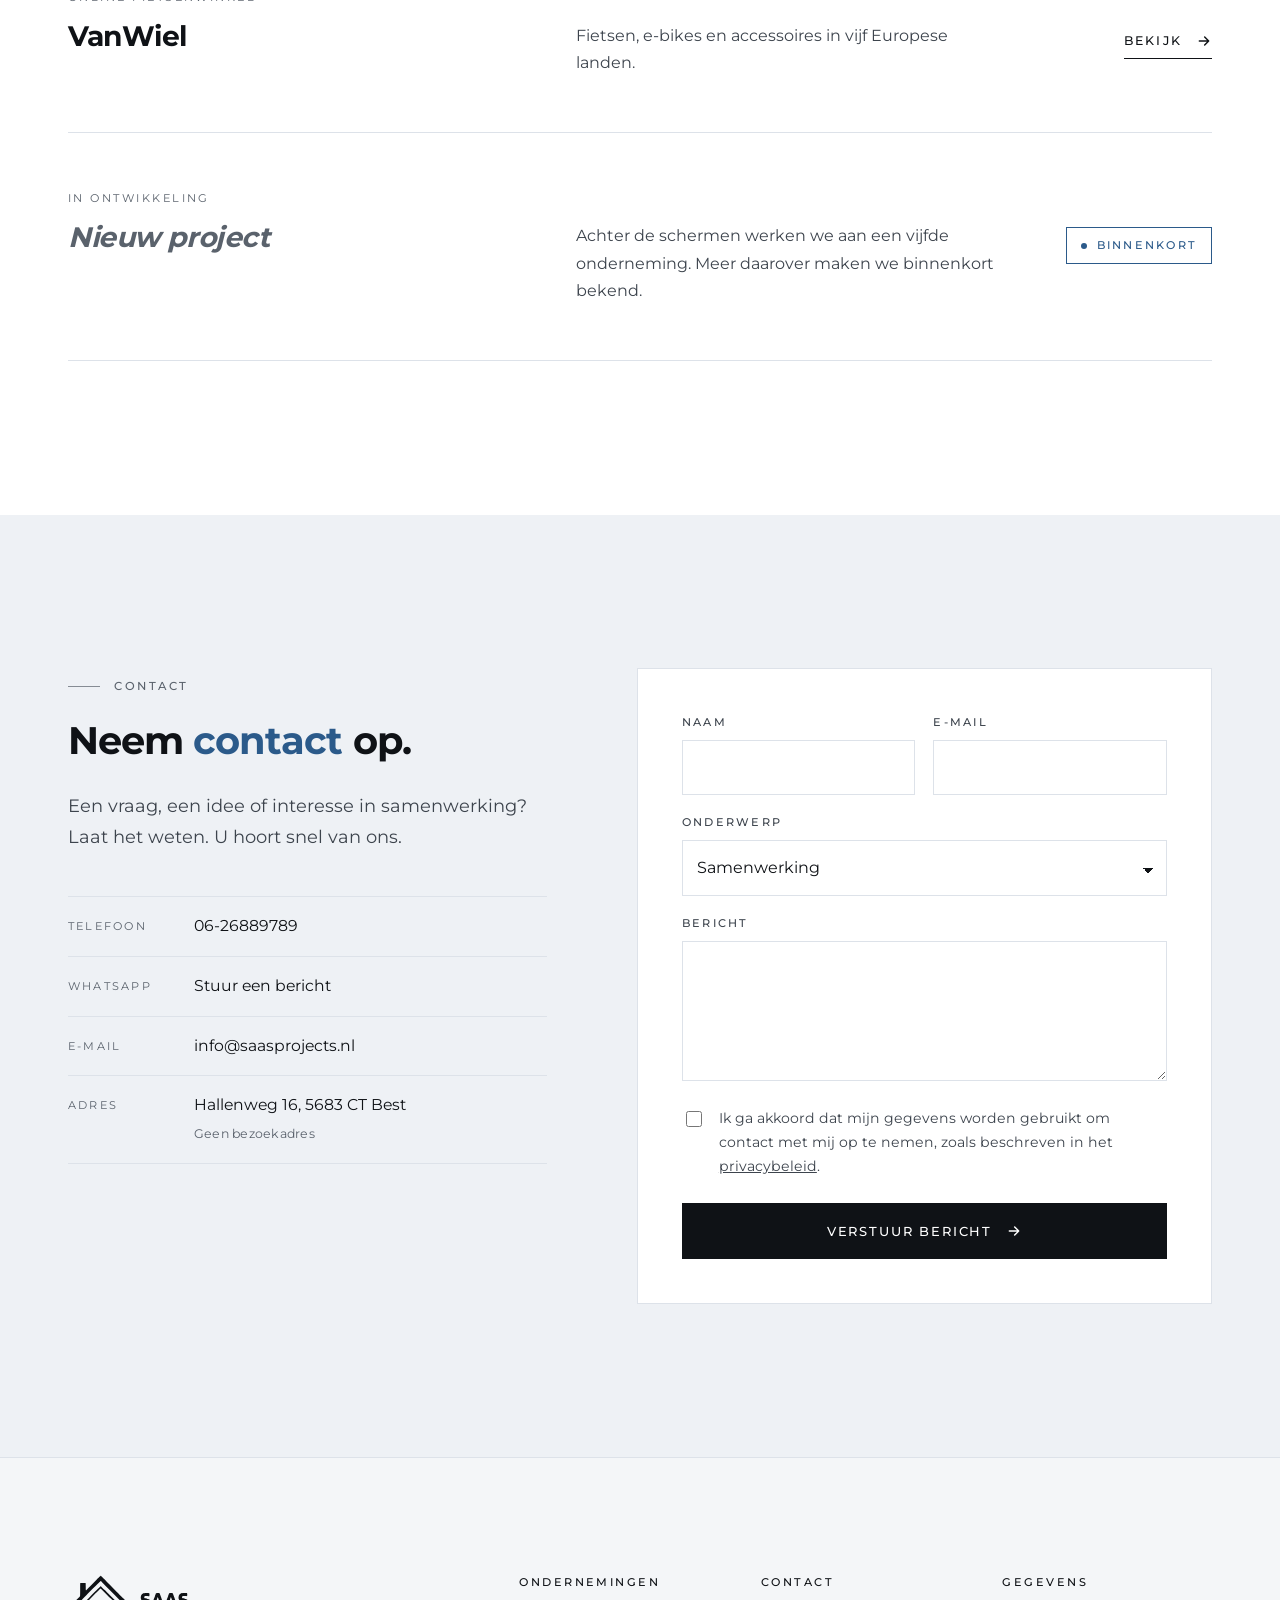
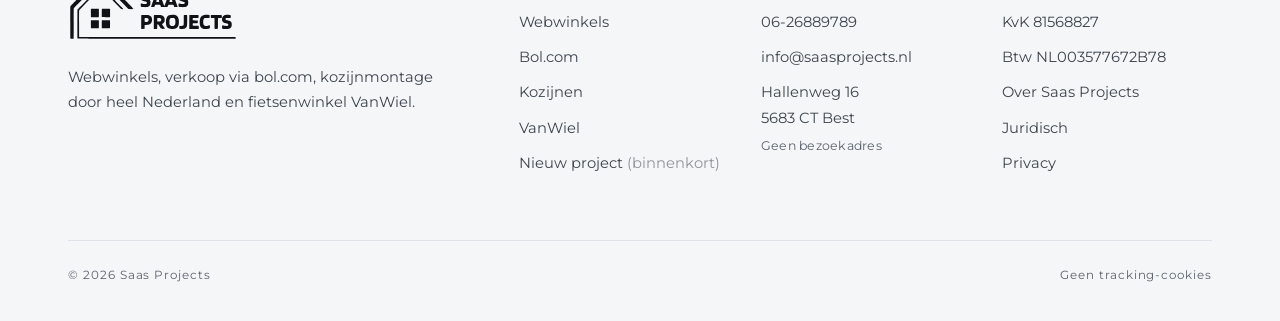
<file: over.html>
<!doctype html>
<html lang="nl">
<head>
  <meta charset="utf-8">
  <meta name="viewport" content="width=device-width, initial-scale=1">
  <title>Over Saas Projects | Het verhaal achter de ondernemingen</title>
  <meta name="description" content="Het verhaal van Saas Projects: van de eerste webwinkel via bol.com naar kozijnmontage en fietsenwinkel VanWiel. Eén ondernemer, één standaard.">
  <link rel="canonical" href="https://saasprojects.nl/over">
  <meta name="theme-color" content="#121110">
  <meta property="og:type" content="website">
  <meta property="og:locale" content="nl_NL">
  <meta property="og:site_name" content="Saas Projects">
  <meta property="og:title" content="Over Saas Projects | Het verhaal achter de ondernemingen">
  <meta property="og:description" content="Het verhaal van Saas Projects: van de eerste webwinkel via bol.com naar kozijnmontage en fietsenwinkel VanWiel. Eén ondernemer, één standaard.">
  <meta property="og:url" content="https://saasprojects.nl/over">
  <meta property="og:image" content="https://saasprojects.nl/assets/img/og.jpg">
  <link rel="icon" href="assets/favicon.svg" type="image/svg+xml">
  <link rel="apple-touch-icon" href="assets/apple-touch-icon.png">
  <link rel="preload" href="assets/fonts/montserrat.woff2" as="font" type="font/woff2" crossorigin>
  <link rel="stylesheet" href="assets/css/style.css?v=dbcd515c">
</head>
<body>
  <a class="skip" href="#main">Naar de inhoud</a>

  <header class="header header--dark">
    <div class="container header__inner">
      <a class="brand" href="./" aria-label="Saas Projects, naar home"><span class="logo" role="img" aria-label="Saas Projects"></span></a>
      <button class="nav-toggle" aria-expanded="false" aria-controls="nav">Menu</button>
      <nav class="nav" id="nav" aria-label="Hoofdmenu">
        <a href="webwinkels.html">Webwinkels</a>
        <a href="bol.html">Bol.com</a>
        <a href="kozijnen.html">Kozijnen</a>
        <a href="vanwiel.html">VanWiel</a>
        <a href="over.html" aria-current="page">Over</a>
        <a href="./#contact">Contact</a>
        <div class="nav__contact"><a href="tel:+31626889789">06-26889789</a><a href="mailto:info@saasprojects.nl">info@saasprojects.nl</a></div>
      </nav>
    </div>
  </header>

  <main id="main">
    <section class="page-hero page-hero--night">
      <span class="page-hero__mark" aria-hidden="true">Saas</span>
      <div class="container">
        <span class="label">Over Saas Projects</span>
        <h1>Eén ondernemer,<br><em>één standaard.</em></h1>
        <p class="lede">Saas Projects begon online, met een eerste webwinkel. Vandaag is het de thuisbasis van vijf ondernemingen, in de bouw en in e-commerce, waarvan de nieuwste binnenkort wordt onthuld. Dit is het verhaal erachter.</p>
      </div>
    </section>

    <section class="section" id="verhaal">
      <div class="container story">
        <div class="reveal">
          <div class="portrait">
            <img src="assets/img/ondernemer.webp" alt="Yannick Saas, oprichter van Saas Projects" width="576" height="720" loading="lazy">
          </div>
          <p class="portrait__cap">Yannick Saas · Oprichter</p>
        </div>
        <div class="reveal">
          <span class="label">Het verhaal</span>
          <h2>Van webwinkel tot <em>bouwplaats.</em></h2>
          <p>Ik ben begonnen achter een laptop, met een eerste webwinkel. Daar leer je snel wat ondernemen werkelijk betekent: een klant die online bestelt, vertrouwt je zonder je ooit te hebben ontmoet. Dat vertrouwen verdien je met eerlijke informatie, goede producten en snelle service. Elke dag opnieuw.</p>
          <blockquote class="quote">“Elk bedrijf is anders. De standaard blijft dezelfde.”</blockquote>
          <p>Na de webwinkels volgde de verkoop via bol.com, met producten voor huis, tuin en keuken. En toen kwam de stap die veel mensen niet verwachtten: van online naar de bouwplaats. Met de montage van kunststof en aluminium kozijnen en de renovatie van woningen bleek dezelfde aanpak net zo goed te werken, met je handen in plaats van met een muis. Inmiddels zijn er meer dan 1500 kozijnen geplaatst. Daarna volgde VanWiel, een eigen fietsenwinkel, en er staat alweer een nieuw project in de steigers.</p>
          <p>Het zijn verschillende bedrijven, met verschillende klanten. Maar de basis is overal gelijk: goede producten, eerlijke prijzen en persoonlijk contact. Dat is wat Saas Projects is.</p>
          <div class="signature"><b>Yannick Saas</b><span>Oprichter, Saas Projects</span></div>
        </div>
      </div>
    </section>

    <section class="section section--paper">
      <div class="container two-col">
        <div class="reveal">
          <span class="label">Hoe het groeide</span>
          <h2 style="margin-top:22px">Stap voor stap, <em>op een stevig fundament.</em></h2>
          <p style="margin-top:28px">Geen sprongen in het duister, maar steeds een volgende stap die voortbouwt op wat er al staat.</p>
        </div>
        <ol class="timeline reveal">
          <li><small>Het begin</small><h3>Eigen webwinkels</h3><p>Saas Projects start online, met dropshipping-webwinkels in verschillende niches: producten gaan direct van leverancier naar klant.</p></li>
          <li><small>Groei</small><h3>Verkooppartner van bol.com</h3><p>Met producten voor huis, tuin en keuken bereikt Saas Projects klanten in heel Nederland en België.</p></li>
          <li><small>Een nieuwe richting</small><h3>De bouw in</h3><p>Van online naar de bouwplaats: montage van kunststof en aluminium kozijnen en renovatie van woningen, door heel Nederland. Inmiddels meer dan 1500 kozijnen geplaatst.</p></li>
          <li><small>Vandaag</small><h3>VanWiel</h3><p>Met VanWiel komt er een eigen online fietsenwinkel bij, voor fietsen, e-bikes en accessoires, in vijf landen: Nederland, België, Duitsland, Frankrijk en Oostenrijk.</p></li>
          <li><small>Binnenkort</small><h3>Een nieuw project</h3><p>De volgende stap staat al in de steigers. Meer daarover maken we binnenkort bekend.</p></li>
        </ol>
      </div>
    </section>

    <section class="section section--night">
      <div class="container">
        <div class="section-head" style="margin-bottom:0">
          <div class="reveal">
            <span class="label">Waar we voor staan</span>
            <h2>Drie principes, <em>zonder uitzondering.</em></h2>
          </div>
        </div>
        <div class="principles">
          <div class="principle reveal"><h3>Betrouwbaar</h3><p>Duidelijke afspraken, en die ook nakomen. Of het nu gaat om een montage op dinsdagochtend of een pakket dat op tijd moet aankomen.</p></div>
          <div class="principle reveal"><h3>Kwaliteit</h3><p>Vakmanschap op de bouwplaats en zorgvuldig geselecteerde producten in onze winkels. Liever minder en goed, dan veel en middelmatig.</p></div>
          <div class="principle reveal"><h3>Persoonlijk</h3><p>Korte lijnen en één aanspreekpunt. Bij Saas Projects spreekt u met mensen, niet met een systeem.</p></div>
        </div>
      </div>
    </section>

    <section class="section">
      <div class="container">
        <div class="section-head">
          <div class="reveal">
            <span class="label">De ondernemingen</span>
            <h2>Vijf bedrijven, <em>één familie.</em></h2>
          </div>
        </div>
        <ol class="ventures">
          <li class="venture venture--link reveal"><div><span class="venture__kind">Dropshipping</span><h3><a href="webwinkels.html">Webwinkels</a></h3></div><p>Dropshipping-winkels in verschillende niches.</p><div class="venture__cta"><span class="link">Bekijk <svg aria-hidden="true"><use href="assets/icons.svg#arrow"/></svg></span></div></li>
          <li class="venture venture--link reveal"><div><span class="venture__kind">Verkooppartner bol.com</span><h3><a href="bol.html">Huis, tuin &amp; keuken</a></h3></div><p>Geselecteerde producten voor in en om het huis.</p><div class="venture__cta"><span class="link">Bekijk <svg aria-hidden="true"><use href="assets/icons.svg#arrow"/></svg></span></div></li>
          <li class="venture venture--link reveal"><div><span class="venture__kind">Bouw &amp; montage</span><h3><a href="kozijnen.html">Kozijnen</a></h3></div><p>Kunststof en aluminium kozijnen en renovatie, door heel Nederland.</p><div class="venture__cta"><span class="link">Bekijk <svg aria-hidden="true"><use href="assets/icons.svg#arrow"/></svg></span></div></li>
          <li class="venture venture--link reveal"><div><span class="venture__kind">Online fietsenwinkel</span><h3><a href="vanwiel.html">VanWiel</a></h3></div><p>Fietsen, e-bikes en accessoires in vijf Europese landen.</p><div class="venture__cta"><span class="link">Bekijk <svg aria-hidden="true"><use href="assets/icons.svg#arrow"/></svg></span></div></li>
          <li class="venture venture--soon reveal">
            <div>
              <span class="venture__kind">In ontwikkeling</span>
              <h3>Nieuw project</h3>
            </div>
            <p>Achter de schermen werken we aan een vijfde onderneming. Meer daarover maken we binnenkort bekend.</p>
            <div class="venture__cta"><span class="soon">Binnenkort</span></div>
          </li>
        </ol>
      </div>
    </section>

    <section class="section section--paper" id="contact">
      <div class="container contact">
        <div class="reveal">
          <span class="label">Contact</span>
          <h2>Neem <em>contact</em> op.</h2>
          <p class="lede">Een vraag, een idee of interesse in samenwerking? Laat het weten. U hoort snel van ons.</p>
          <ul class="details">
            <li><small>Telefoon</small><a href="tel:+31626889789">06-26889789</a></li>
            <li><small>WhatsApp</small><a href="https://wa.me/31626889789" rel="noopener">Stuur een bericht</a></li>
            <li><small>E-mail</small><a href="mailto:info@saasprojects.nl">info@saasprojects.nl</a></li>
            <li><small>Adres</small><span>Hallenweg 16, 5683 CT Best<br><span class="addr-note">Geen bezoekadres</span></span></li>
          </ul>
        </div>
        <form class="form reveal" name="over" method="POST" action="https://api.web3forms.com/submit">
          <input type="hidden" name="access_key" value="5a45a47b-115b-4865-8482-a3fdf79f6954">
          <input type="hidden" name="subject" value="Nieuw bericht via saasprojects.nl (over)">
          <input type="hidden" name="from_name" value="saasprojects.nl">
          <input type="hidden" name="redirect" value="https://saasprojects.nl/bedankt.html">
          <input type="checkbox" name="botcheck" class="hidden" tabindex="-1" autocomplete="off" aria-hidden="true">
          <div class="row">
            <div class="field"><label for="naam">Naam</label><input id="naam" name="naam" autocomplete="name" required></div>
            <div class="field"><label for="email">E-mail</label><input id="email" name="email" type="email" autocomplete="email" required></div>
          </div>
          <div class="field">
            <label for="onderwerp">Onderwerp</label>
            <select id="onderwerp" name="onderwerp">
              <option>Samenwerking</option>
              <option>Webwinkels</option>
              <option>Bol.com</option>
              <option>Kozijnen &amp; renovatie</option>
              <option>VanWiel</option>
              <option>Overig</option>
            </select>
          </div>
          <div class="field"><label for="bericht">Bericht</label><textarea id="bericht" name="bericht" required></textarea></div>
          <label class="check"><input type="checkbox" name="akkoord" required> <span>Ik ga akkoord dat mijn gegevens worden gebruikt om contact met mij op te nemen, zoals beschreven in het <a href="privacybeleid.html">privacybeleid</a>.</span></label>
          <button class="btn" type="submit">Verstuur bericht <svg aria-hidden="true"><use href="assets/icons.svg#arrow"/></svg></button>
        </form>
      </div>
    </section>
  </main>

  <footer class="footer">
    <div class="container">
      <div class="footer__grid" style="padding-top:0">
        <div>
          <a class="brand brand--footer" href="./" aria-label="Saas Projects, naar home"><span class="logo" role="img" aria-label="Saas Projects"></span></a>
          <p style="max-width:26em">Webwinkels, verkoop via bol.com, kozijnmontage door heel Nederland en fietsenwinkel VanWiel.</p>
        </div>
        <div>
          <h4>Ondernemingen</h4>
          <ul>
            <li><a href="webwinkels.html">Webwinkels</a></li>
            <li><a href="bol.html">Bol.com</a></li>
            <li><a href="kozijnen.html">Kozijnen</a></li>
            <li><a href="vanwiel.html">VanWiel</a></li>
            <li>Nieuw project <span style="opacity:.55">(binnenkort)</span></li>
          </ul>
        </div>
        <div>
          <h4>Contact</h4>
          <ul>
            <li><a href="tel:+31626889789">06-26889789</a></li>
            <li><a href="mailto:info@saasprojects.nl">info@saasprojects.nl</a></li>
            <li>Hallenweg 16<br>5683 CT Best<br><span class="addr-note">Geen bezoekadres</span></li>
          </ul>
        </div>
        <div>
          <h4>Gegevens</h4>
          <ul>
            <li>KvK 81568827</li>
            <li>Btw NL003577672B78</li>
            <li><a href="over.html">Over Saas Projects</a></li>
            <li><a href="juridische-kennisgeving.html">Juridisch</a></li>
            <li><a href="privacybeleid.html">Privacy</a></li>
          </ul>
        </div>
      </div>
      <div class="footer__bottom">
        <span>© <span id="year">2026</span> Saas Projects</span>
        <span>Geen tracking-cookies</span>
      </div>
    </div>
  </footer>

  <script src="assets/js/main.js?v=3f7d1bdd" defer></script>
</body>
</html>
</file>
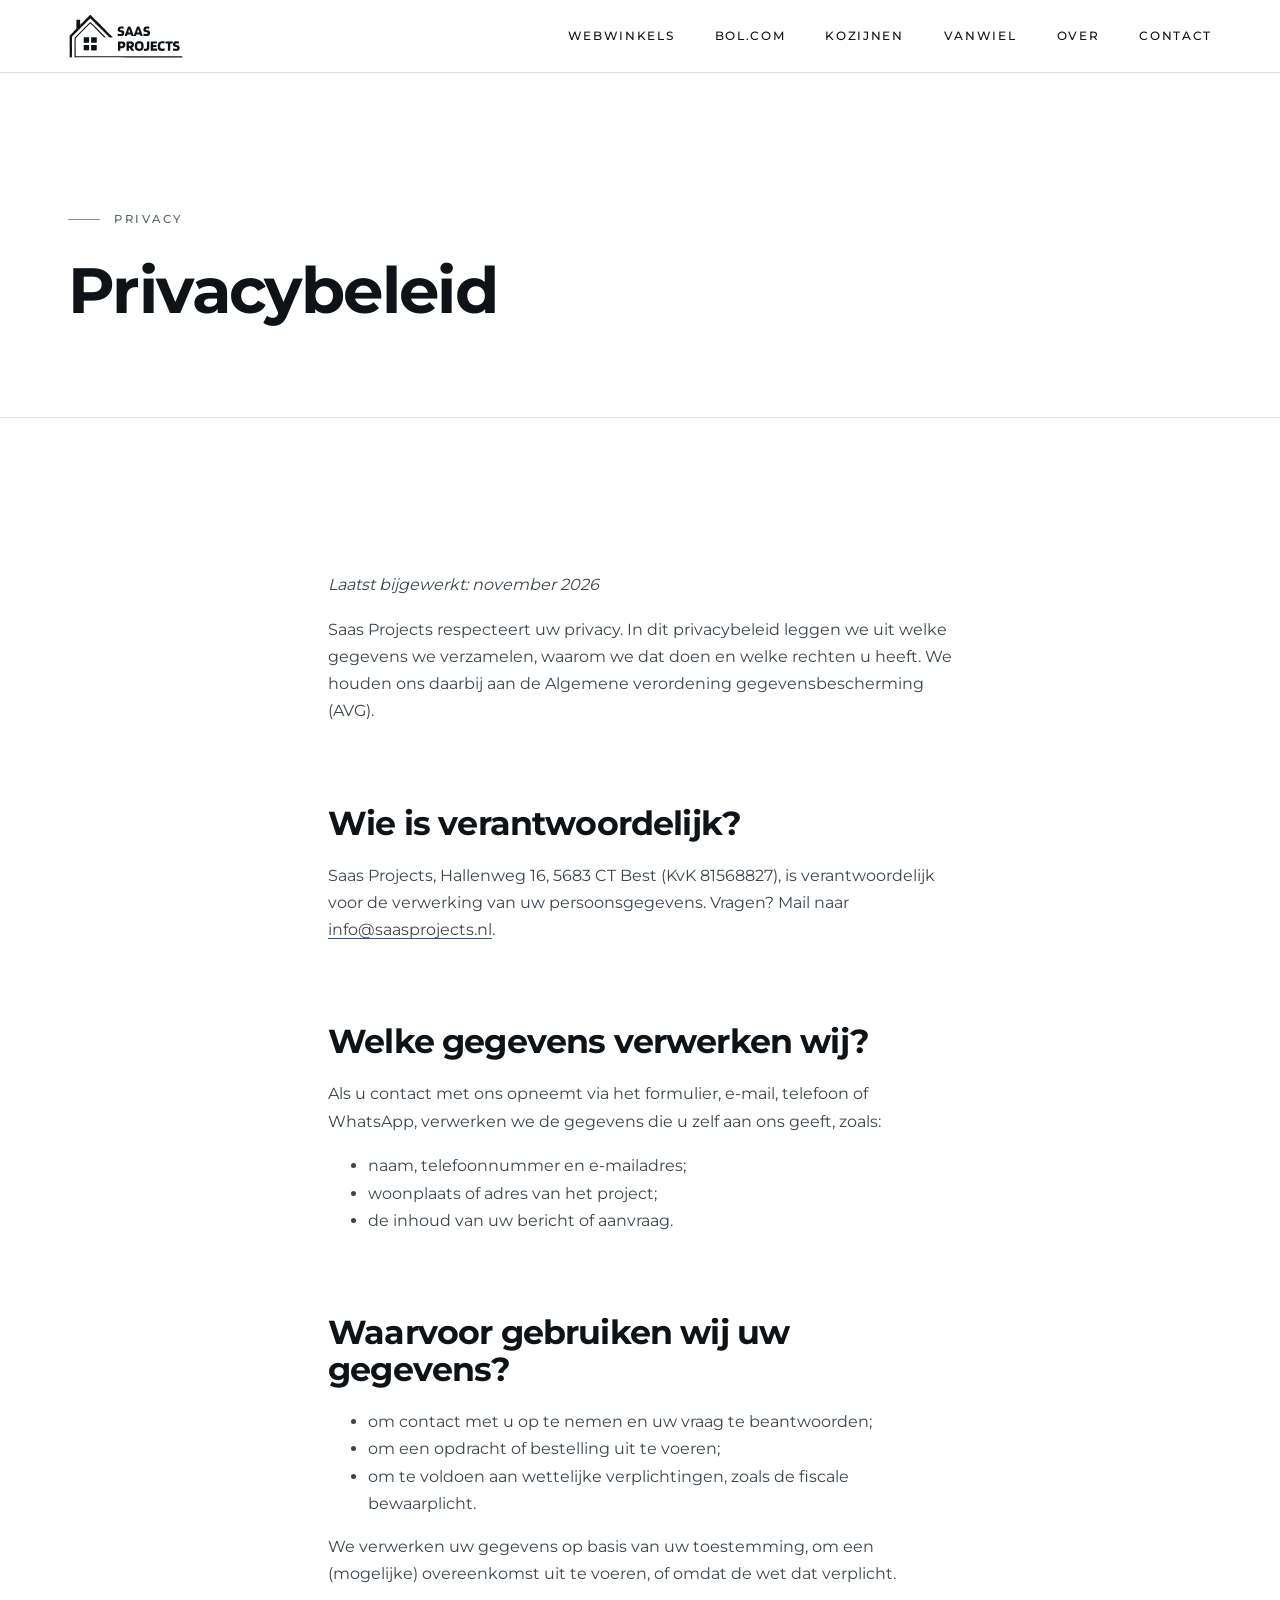
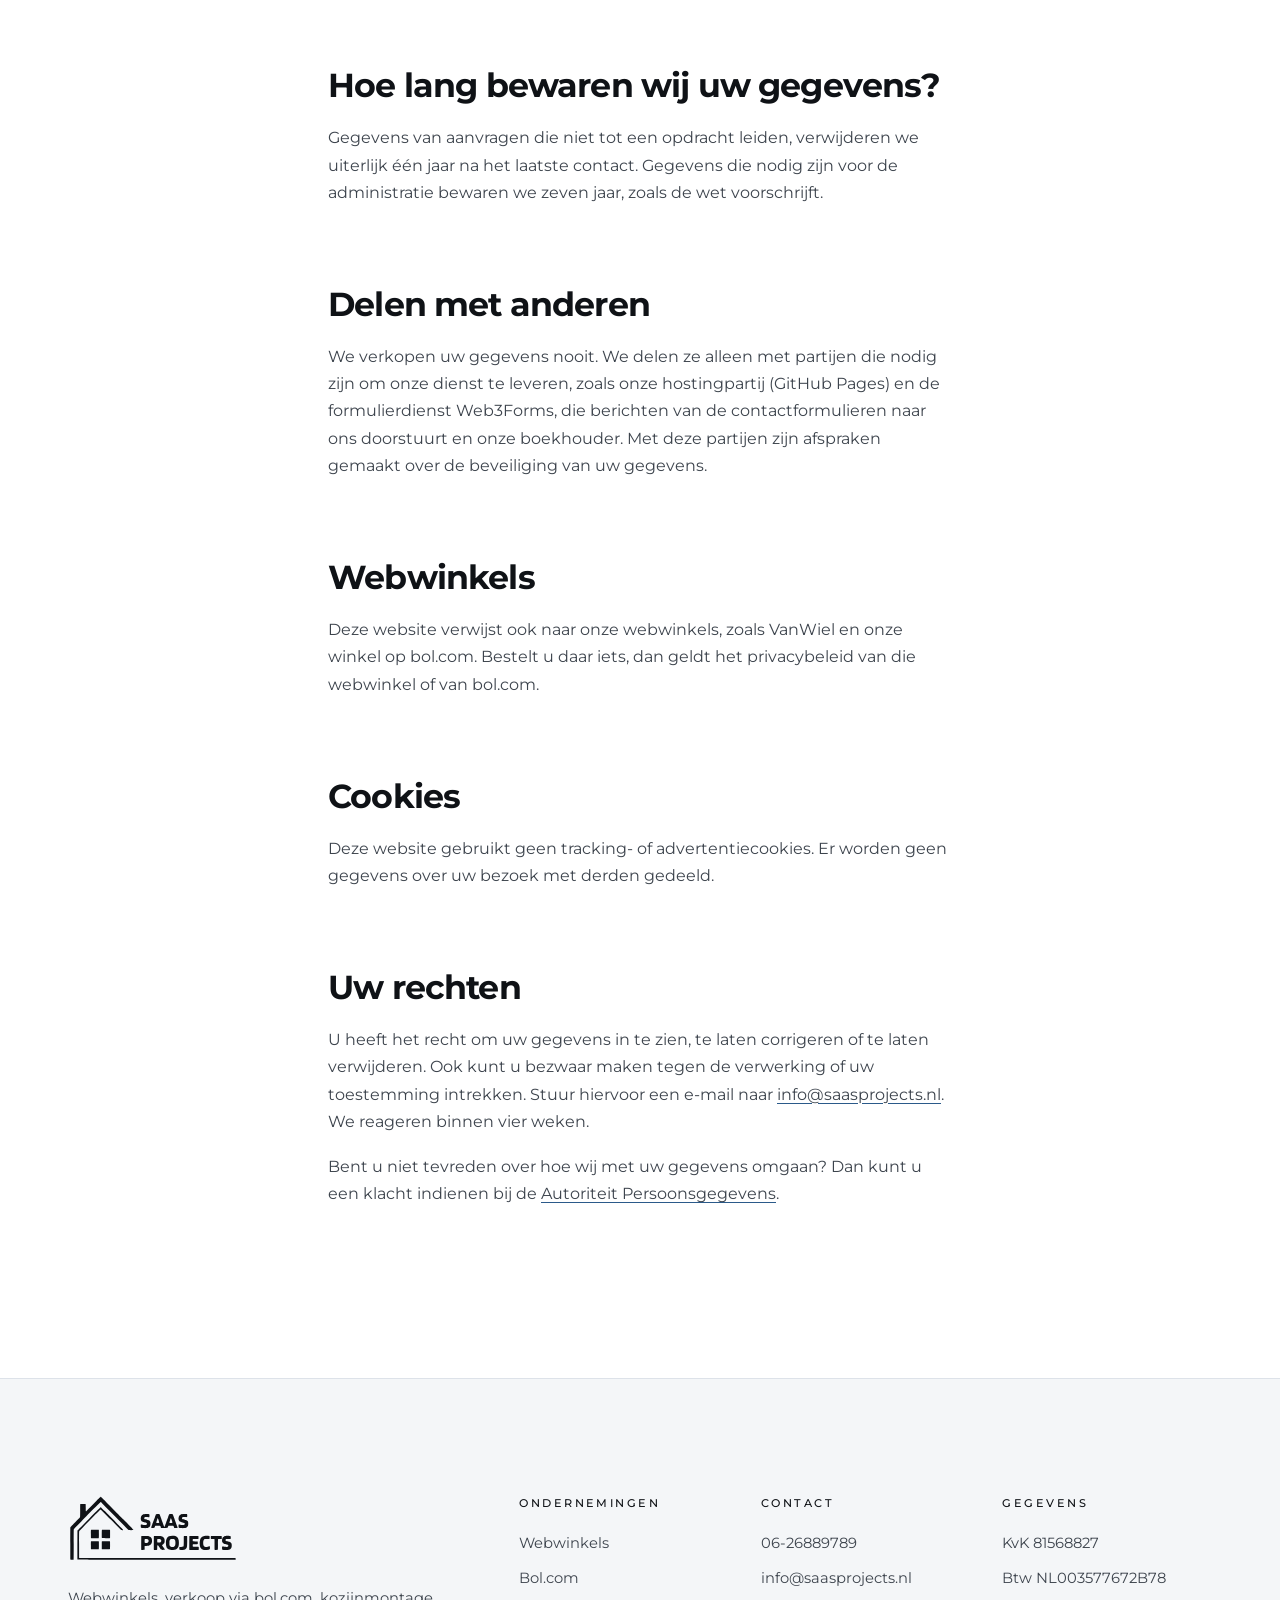
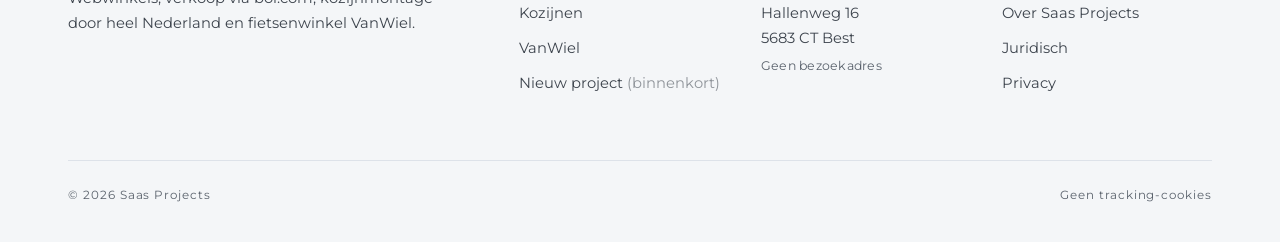
<file: privacybeleid.html>
<!doctype html>
<html lang="nl">
<head>
  <meta charset="utf-8">
  <meta name="viewport" content="width=device-width, initial-scale=1">
  <title>Privacybeleid | Saas Projects</title>
  <meta name="description" content="Lees hoe Saas Projects omgaat met uw persoonsgegevens.">
  <link rel="canonical" href="https://saasprojects.nl/privacybeleid">
  <meta name="theme-color" content="#121110">
  <meta property="og:type" content="website">
  <meta property="og:locale" content="nl_NL">
  <meta property="og:site_name" content="Saas Projects">
  <meta property="og:title" content="Privacybeleid | Saas Projects">
  <meta property="og:description" content="Lees hoe Saas Projects omgaat met uw persoonsgegevens.">
  <meta property="og:url" content="https://saasprojects.nl/privacybeleid">
  <meta property="og:image" content="https://saasprojects.nl/assets/img/og.jpg">
  <link rel="icon" href="assets/favicon.svg" type="image/svg+xml">
  <link rel="apple-touch-icon" href="assets/apple-touch-icon.png">
  <link rel="preload" href="assets/fonts/montserrat.woff2" as="font" type="font/woff2" crossorigin>
  <link rel="stylesheet" href="assets/css/style.css?v=dbcd515c">
</head>
<body>
  <a class="skip" href="#main">Naar de inhoud</a>

  <header class="header header--solid">
    <div class="container header__inner">
      <a class="brand" href="./" aria-label="Saas Projects, naar home"><span class="logo" role="img" aria-label="Saas Projects"></span></a>
      <button class="nav-toggle" aria-expanded="false" aria-controls="nav">Menu</button>
      <nav class="nav" id="nav" aria-label="Hoofdmenu">
        <a href="webwinkels.html">Webwinkels</a>
        <a href="bol.html">Bol.com</a>
        <a href="kozijnen.html">Kozijnen</a>
        <a href="vanwiel.html">VanWiel</a>
        <a href="over.html">Over</a>
        <a href="./#contact">Contact</a>
        <div class="nav__contact"><a href="tel:+31626889789">06-26889789</a><a href="mailto:info@saasprojects.nl">info@saasprojects.nl</a></div>
      </nav>
    </div>
  </header>

  <main id="main">
    <section class="page-hero">
      <div class="container">
        <span class="label">Privacy</span>
        <h1>Privacybeleid</h1>
      </div>
    </section>
    <section class="section">
      <div class="container prose">
        <p><em>Laatst bijgewerkt: november 2026</em></p>
        <p>Saas Projects respecteert uw privacy. In dit privacybeleid leggen we uit welke gegevens we verzamelen, waarom we dat doen en welke rechten u heeft. We houden ons daarbij aan de Algemene verordening gegevensbescherming (AVG).</p>
        <h2>Wie is verantwoordelijk?</h2>
        <p>Saas Projects, Hallenweg 16, 5683 CT Best (KvK 81568827), is verantwoordelijk voor de verwerking van uw persoonsgegevens. Vragen? Mail naar <a href="mailto:info@saasprojects.nl">info@saasprojects.nl</a>.</p>
        <h2>Welke gegevens verwerken wij?</h2>
        <p>Als u contact met ons opneemt via het formulier, e-mail, telefoon of WhatsApp, verwerken we de gegevens die u zelf aan ons geeft, zoals:</p>
        <ul>
          <li>naam, telefoonnummer en e-mailadres;</li>
          <li>woonplaats of adres van het project;</li>
          <li>de inhoud van uw bericht of aanvraag.</li>
        </ul>
        <h2>Waarvoor gebruiken wij uw gegevens?</h2>
        <ul>
          <li>om contact met u op te nemen en uw vraag te beantwoorden;</li>
          <li>om een opdracht of bestelling uit te voeren;</li>
          <li>om te voldoen aan wettelijke verplichtingen, zoals de fiscale bewaarplicht.</li>
        </ul>
        <p>We verwerken uw gegevens op basis van uw toestemming, om een (mogelijke) overeenkomst uit te voeren, of omdat de wet dat verplicht.</p>
        <h2>Hoe lang bewaren wij uw gegevens?</h2>
        <p>Gegevens van aanvragen die niet tot een opdracht leiden, verwijderen we uiterlijk één jaar na het laatste contact. Gegevens die nodig zijn voor de administratie bewaren we zeven jaar, zoals de wet voorschrijft.</p>
        <h2>Delen met anderen</h2>
        <p>We verkopen uw gegevens nooit. We delen ze alleen met partijen die nodig zijn om onze dienst te leveren, zoals onze hostingpartij (GitHub Pages) en de formulierdienst Web3Forms, die berichten van de contactformulieren naar ons doorstuurt en onze boekhouder. Met deze partijen zijn afspraken gemaakt over de beveiliging van uw gegevens.</p>
        <h2>Webwinkels</h2>
        <p>Deze website verwijst ook naar onze webwinkels, zoals VanWiel en onze winkel op bol.com. Bestelt u daar iets, dan geldt het privacybeleid van die webwinkel of van bol.com.</p>
        <h2>Cookies</h2>
        <p>Deze website gebruikt geen tracking- of advertentiecookies. Er worden geen gegevens over uw bezoek met derden gedeeld.</p>
        <h2>Uw rechten</h2>
        <p>U heeft het recht om uw gegevens in te zien, te laten corrigeren of te laten verwijderen. Ook kunt u bezwaar maken tegen de verwerking of uw toestemming intrekken. Stuur hiervoor een e-mail naar <a href="mailto:info@saasprojects.nl">info@saasprojects.nl</a>. We reageren binnen vier weken.</p>
        <p>Bent u niet tevreden over hoe wij met uw gegevens omgaan? Dan kunt u een klacht indienen bij de <a href="https://autoriteitpersoonsgegevens.nl" rel="noopener">Autoriteit Persoonsgegevens</a>.</p>
      </div>
    </section>
  </main>

  <footer class="footer">
    <div class="container">
      <div class="footer__grid" style="padding-top:0">
        <div>
          <a class="brand brand--footer" href="./" aria-label="Saas Projects, naar home"><span class="logo" role="img" aria-label="Saas Projects"></span></a>
          <p style="max-width:26em">Webwinkels, verkoop via bol.com, kozijnmontage door heel Nederland en fietsenwinkel VanWiel.</p>
        </div>
        <div>
          <h4>Ondernemingen</h4>
          <ul>
            <li><a href="webwinkels.html">Webwinkels</a></li>
            <li><a href="bol.html">Bol.com</a></li>
            <li><a href="kozijnen.html">Kozijnen</a></li>
            <li><a href="vanwiel.html">VanWiel</a></li>
            <li>Nieuw project <span style="opacity:.55">(binnenkort)</span></li>
          </ul>
        </div>
        <div>
          <h4>Contact</h4>
          <ul>
            <li><a href="tel:+31626889789">06-26889789</a></li>
            <li><a href="mailto:info@saasprojects.nl">info@saasprojects.nl</a></li>
            <li>Hallenweg 16<br>5683 CT Best<br><span class="addr-note">Geen bezoekadres</span></li>
          </ul>
        </div>
        <div>
          <h4>Gegevens</h4>
          <ul>
            <li>KvK 81568827</li>
            <li>Btw NL003577672B78</li>
            <li><a href="over.html">Over Saas Projects</a></li>
            <li><a href="juridische-kennisgeving.html">Juridisch</a></li>
            <li><a href="privacybeleid.html">Privacy</a></li>
          </ul>
        </div>
      </div>
      <div class="footer__bottom">
        <span>© <span id="year">2026</span> Saas Projects</span>
        <span>Geen tracking-cookies</span>
      </div>
    </div>
  </footer>

  <script src="assets/js/main.js?v=3f7d1bdd" defer></script>
</body>
</html>
</file>
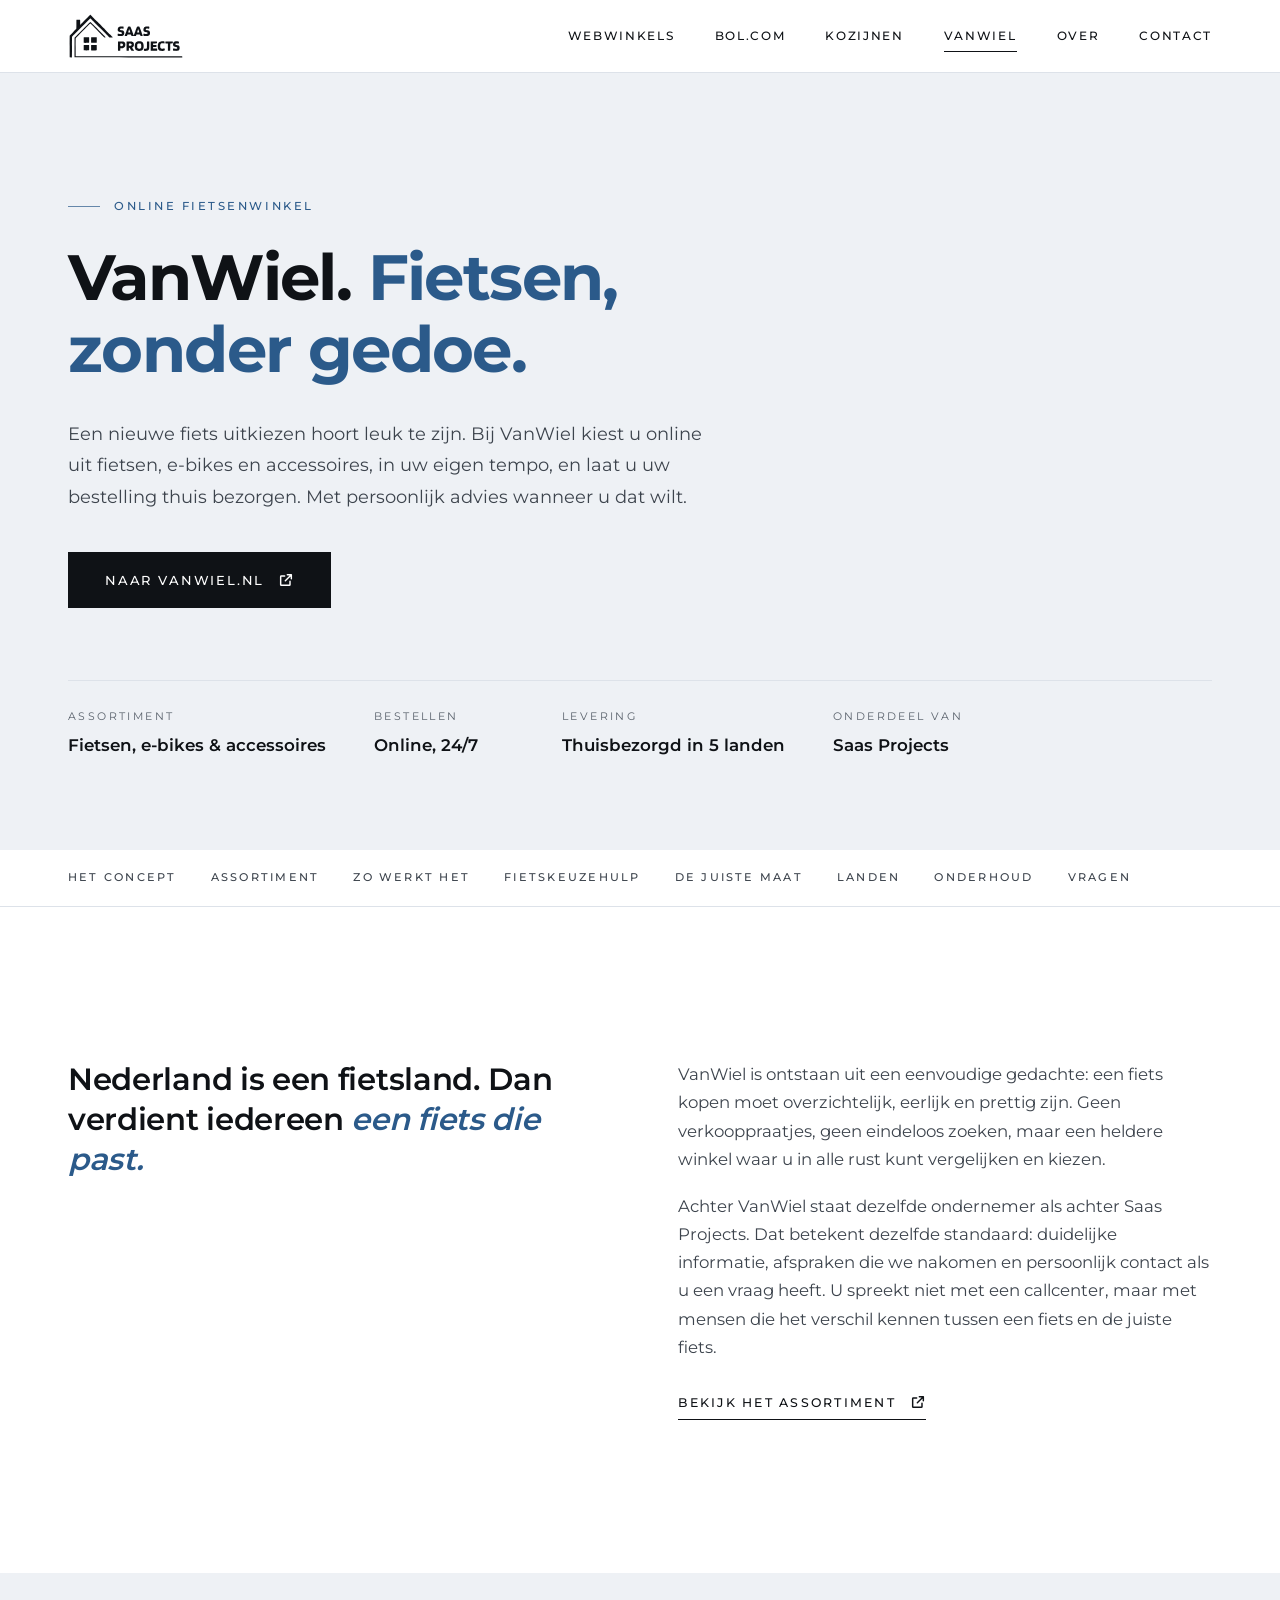
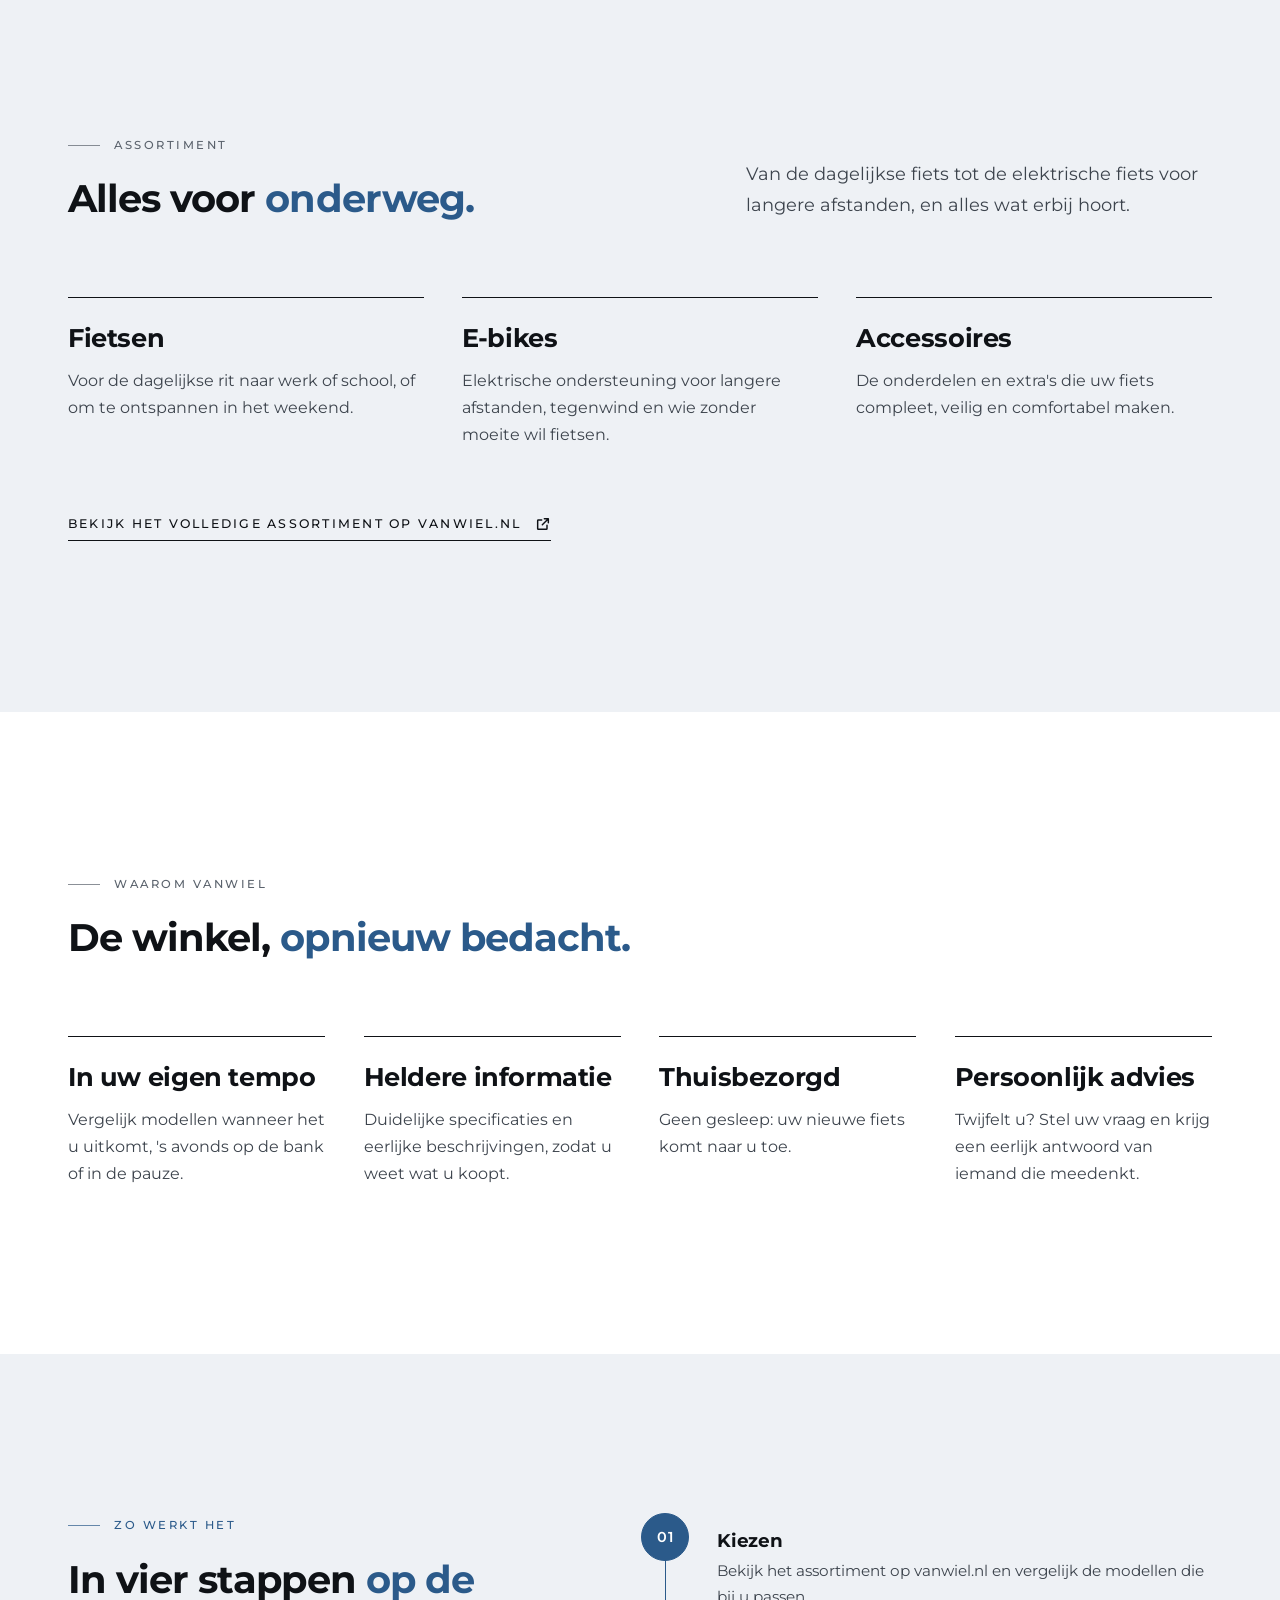
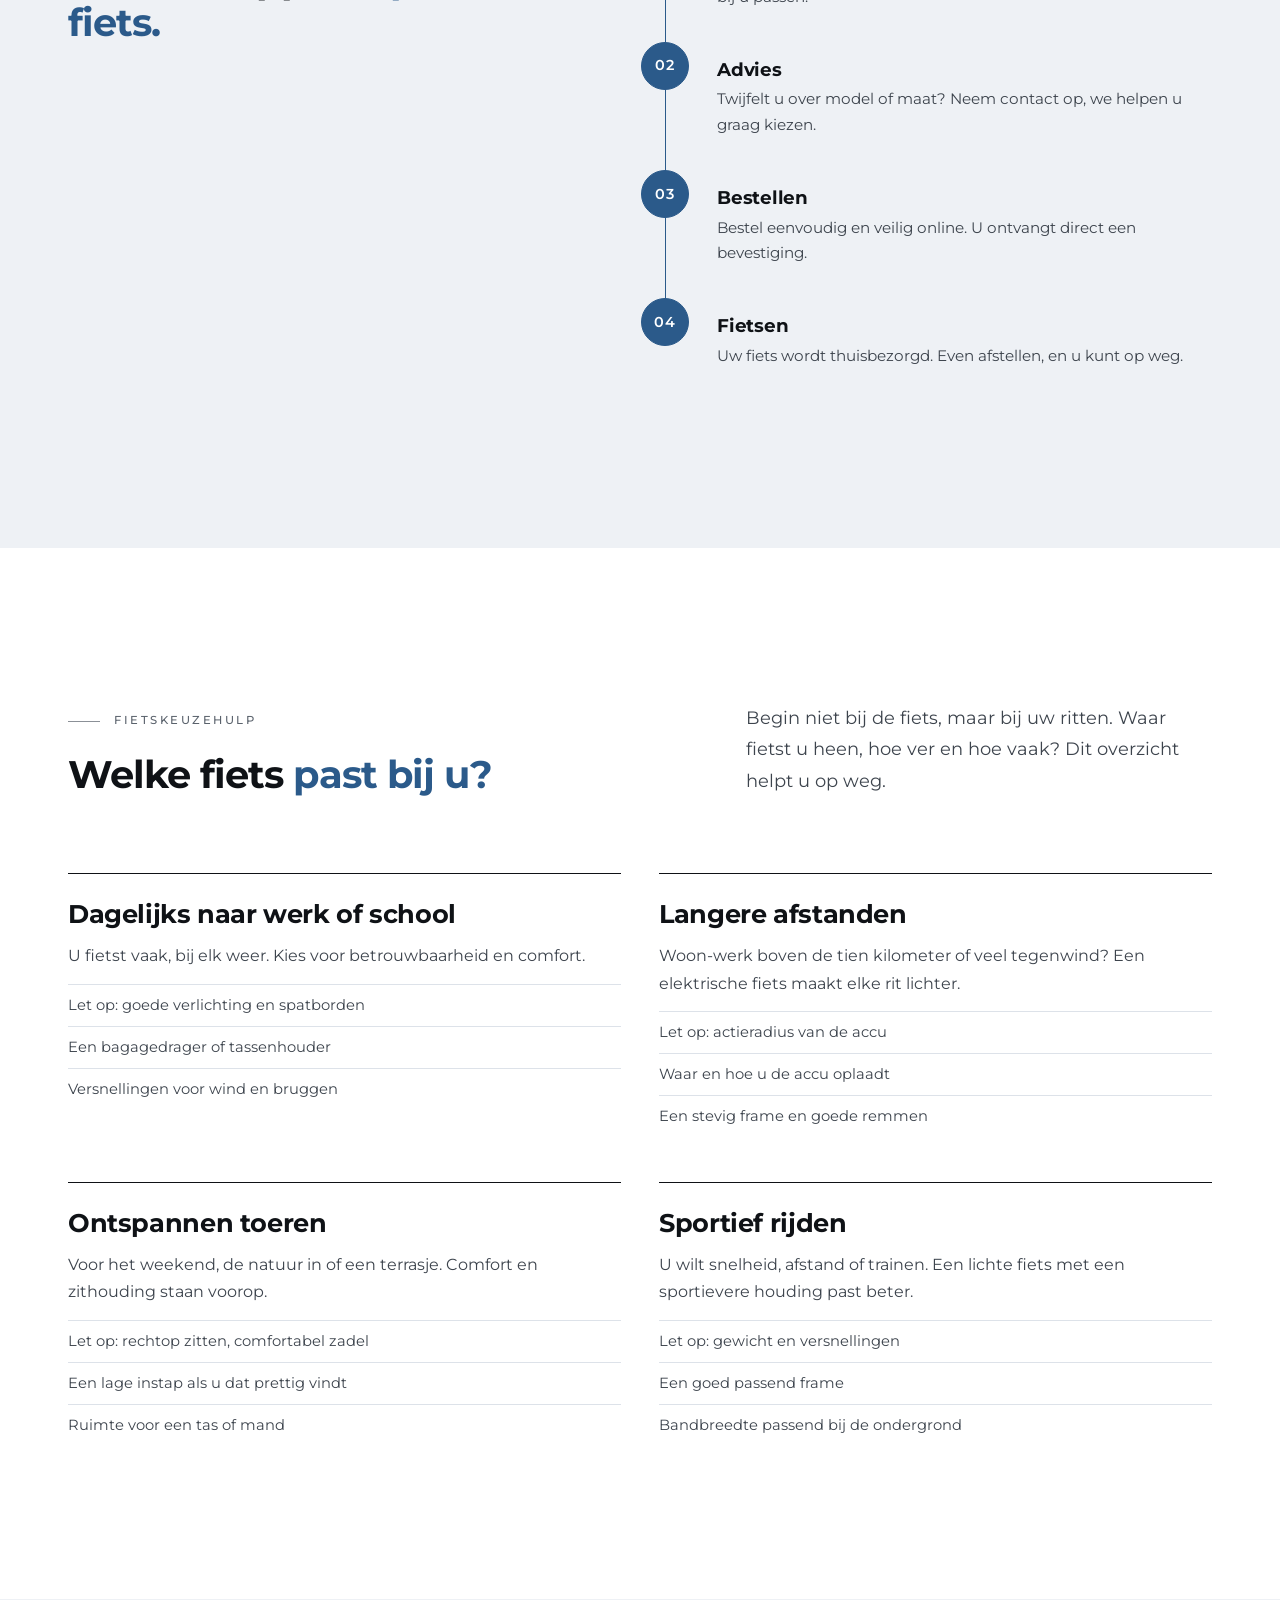
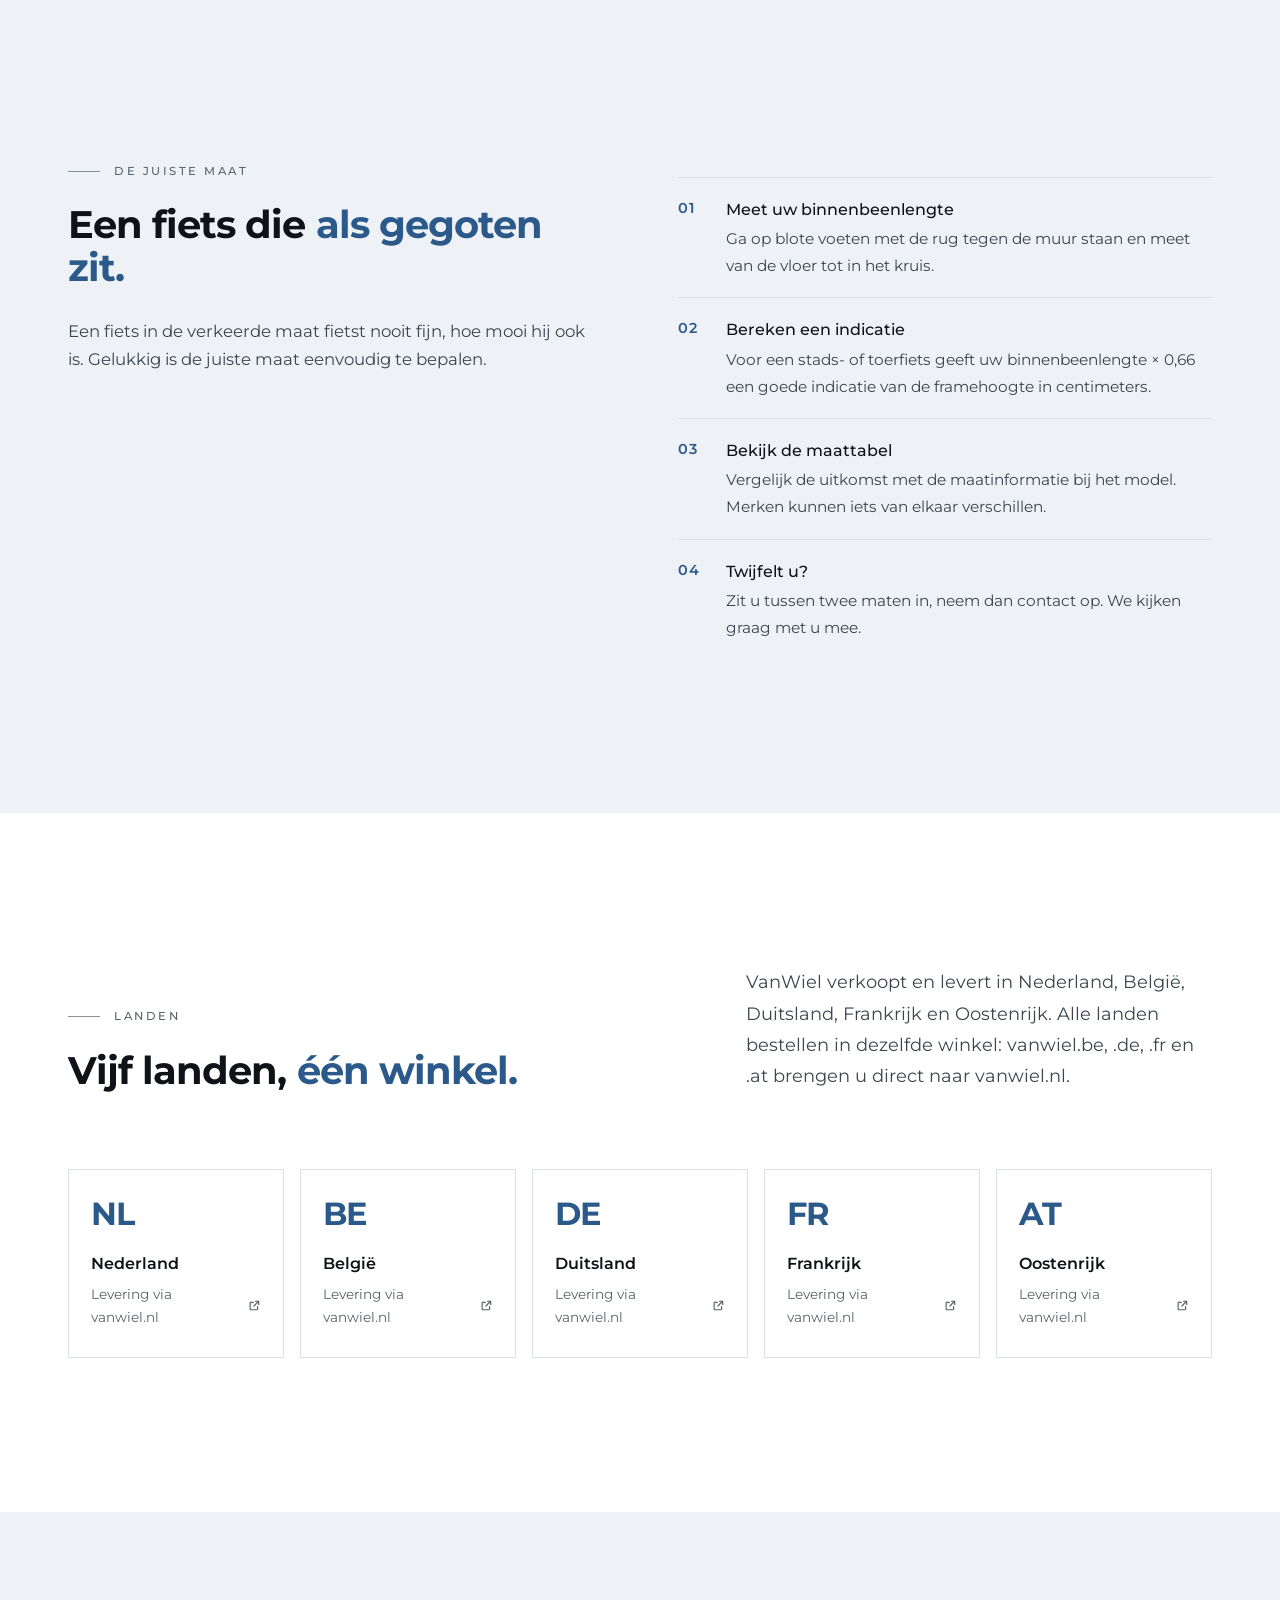
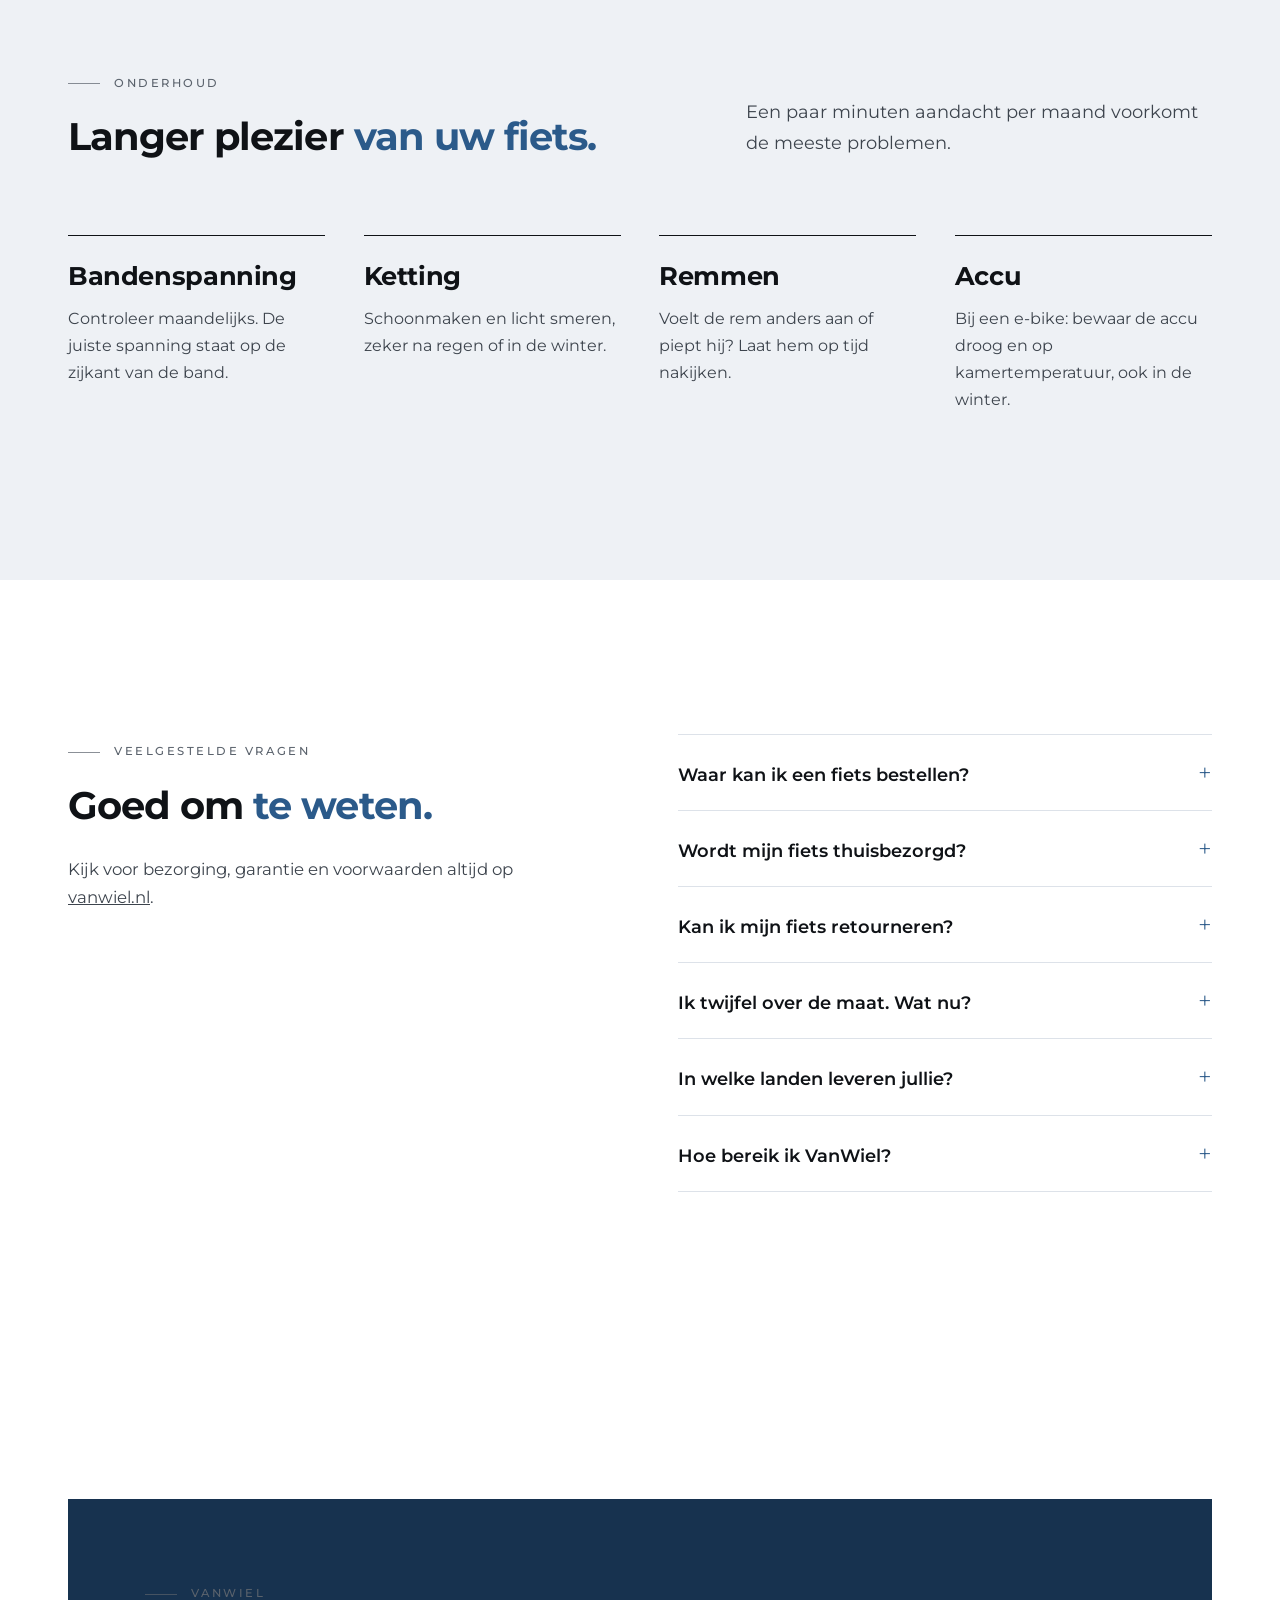
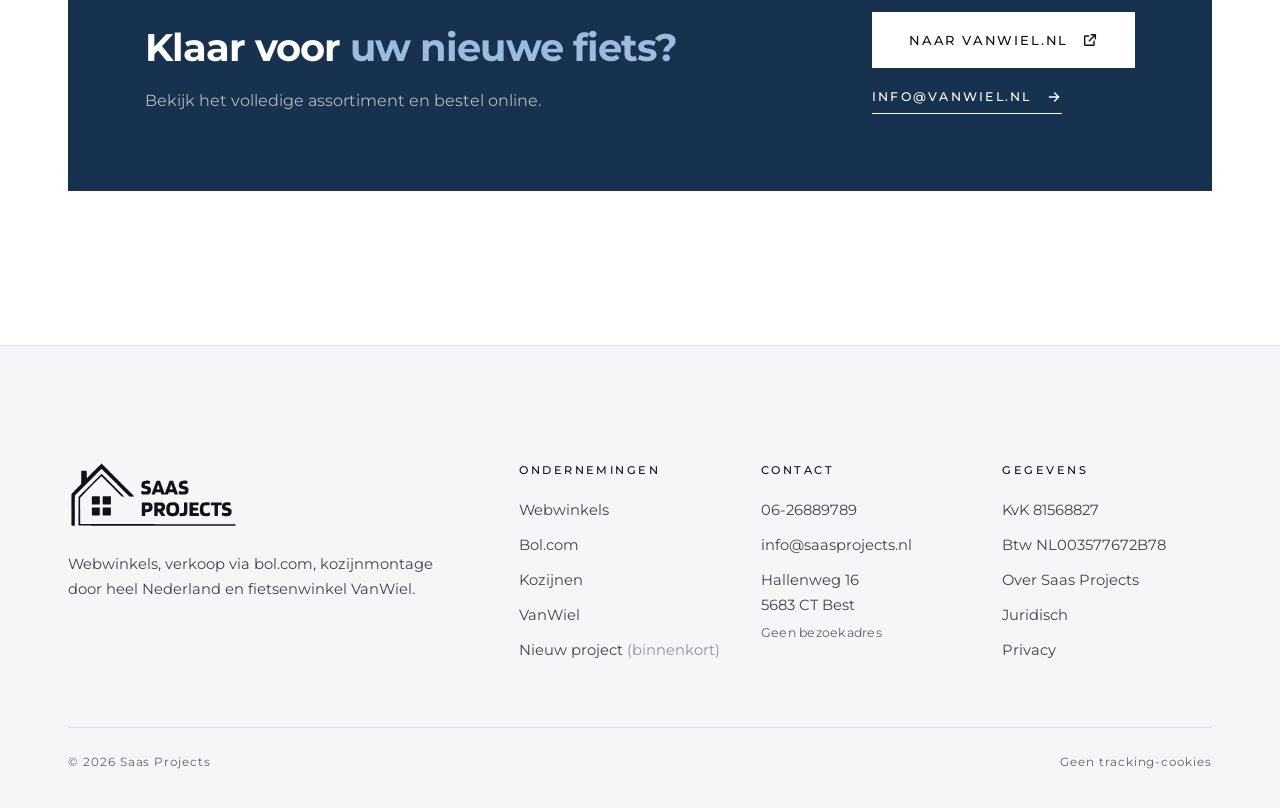
<file: vanwiel.html>
<!doctype html>
<html lang="nl">
<head>
  <meta charset="utf-8">
  <meta name="viewport" content="width=device-width, initial-scale=1">
  <title>VanWiel, de online fietsenwinkel van Saas Projects</title>
  <meta name="description" content="VanWiel is de online fietsenwinkel van Saas Projects voor fietsen, e-bikes en accessoires, in Nederland, België, Duitsland, Frankrijk en Oostenrijk. Kies online, laat hem thuis bezorgen en krijg persoonlijk advies. Met fietskeuzehulp en onderhoudstips.">
  <link rel="canonical" href="https://saasprojects.nl/vanwiel">
  <meta name="theme-color" content="#121110">
  <meta property="og:type" content="website">
  <meta property="og:locale" content="nl_NL">
  <meta property="og:site_name" content="Saas Projects">
  <meta property="og:title" content="VanWiel, de online fietsenwinkel van Saas Projects">
  <meta property="og:description" content="VanWiel is de online fietsenwinkel van Saas Projects voor fietsen, e-bikes en accessoires, in Nederland, België, Duitsland, Frankrijk en Oostenrijk. Kies online, laat hem thuis bezorgen en krijg persoonlijk advies. Met fietskeuzehulp en onderhoudstips.">
  <meta property="og:url" content="https://saasprojects.nl/vanwiel">
  <meta property="og:image" content="https://saasprojects.nl/assets/img/og.jpg">
  <link rel="icon" href="assets/favicon.svg" type="image/svg+xml">
  <link rel="apple-touch-icon" href="assets/apple-touch-icon.png">
  <link rel="preload" href="assets/fonts/montserrat.woff2" as="font" type="font/woff2" crossorigin>
  <link rel="stylesheet" href="assets/css/style.css?v=dbcd515c">
  <script type="application/ld+json">
  {
    "@context": "https://schema.org",
    "@type": "OnlineStore",
    "name": "VanWiel",
    "url": "https://vanwiel.nl",
    "email": "info@vanwiel.nl",
    "sameAs": [
      "https://vanwiel.be",
      "https://vanwiel.de",
      "https://vanwiel.fr",
      "https://vanwiel.at"
    ],
    "areaServed": [
      "NL",
      "BE",
      "DE",
      "FR",
      "AT"
    ],
    "parentOrganization": {
      "@type": "Organization",
      "name": "Saas Projects",
      "url": "https://saasprojects.nl/"
    }
  }
  </script>
</head>
<body>
  <a class="skip" href="#main">Naar de inhoud</a>

  <header class="header header--dark">
    <div class="container header__inner">
      <a class="brand" href="./" aria-label="Saas Projects, naar home"><span class="logo" role="img" aria-label="Saas Projects"></span></a>
      <button class="nav-toggle" aria-expanded="false" aria-controls="nav">Menu</button>
      <nav class="nav" id="nav" aria-label="Hoofdmenu">
        <a href="webwinkels.html">Webwinkels</a>
        <a href="bol.html">Bol.com</a>
        <a href="kozijnen.html">Kozijnen</a>
        <a href="vanwiel.html" aria-current="page">VanWiel</a>
        <a href="over.html">Over</a>
        <a href="./#contact">Contact</a>
        <div class="nav__contact"><a href="tel:+31626889789">06-26889789</a><a href="mailto:info@saasprojects.nl">info@saasprojects.nl</a></div>
      </nav>
    </div>
  </header>

  <main id="main">
    <section class="page-hero page-hero--night">
      <span class="page-hero__mark" aria-hidden="true">VanWiel</span>
      <div class="container">
        <span class="label">Online fietsenwinkel</span>
        <h1>VanWiel. <em>Fietsen, zonder gedoe.</em></h1>
        <p class="lede">Een nieuwe fiets uitkiezen hoort leuk te zijn. Bij VanWiel kiest u online uit fietsen, e-bikes en accessoires, in uw eigen tempo, en laat u uw bestelling thuis bezorgen. Met persoonlijk advies wanneer u dat wilt.</p>
        <div style="margin-top:40px;display:flex;gap:28px;flex-wrap:wrap">
          <a class="btn btn--light" href="https://vanwiel.nl" rel="noopener">Naar vanwiel.nl <svg aria-hidden="true"><use href="assets/icons.svg#external"/></svg></a>
        </div>
        <div class="page-hero__meta">
          <div><small>Assortiment</small><span>Fietsen, e-bikes &amp; accessoires</span></div>
          <div><small>Bestellen</small><span>Online, 24/7</span></div>
          <div><small>Levering</small><span>Thuisbezorgd in 5 landen</span></div>
          <div><small>Onderdeel van</small><span>Saas Projects</span></div>
        </div>
      </div>
    </section>

    <nav class="subnav" aria-label="Op deze pagina">
      <div class="container">
        <ul>
          <li><a href="#concept">Het concept</a></li>
          <li><a href="#assortiment">Assortiment</a></li>
          <li><a href="#hoe">Zo werkt het</a></li>
          <li><a href="#keuzehulp">Fietskeuzehulp</a></li>
          <li><a href="#maat">De juiste maat</a></li>
          <li><a href="#landen">Landen</a></li>
          <li><a href="#onderhoud">Onderhoud</a></li>
          <li><a href="#vragen">Vragen</a></li>
        </ul>
      </div>
    </nav>

    <section class="section" id="concept">
      <div class="container two-col">
        <p class="pull reveal">Nederland is een fietsland. Dan verdient iedereen <em>een fiets die past.</em></p>
        <div class="reveal">
          <p>VanWiel is ontstaan uit een eenvoudige gedachte: een fiets kopen moet overzichtelijk, eerlijk en prettig zijn. Geen verkooppraatjes, geen eindeloos zoeken, maar een heldere winkel waar u in alle rust kunt vergelijken en kiezen.</p>
          <p>Achter VanWiel staat dezelfde ondernemer als achter Saas Projects. Dat betekent dezelfde standaard: duidelijke informatie, afspraken die we nakomen en persoonlijk contact als u een vraag heeft. U spreekt niet met een callcenter, maar met mensen die het verschil kennen tussen een fiets en de juiste fiets.</p>
          <a class="link" href="https://vanwiel.nl" rel="noopener" style="margin-top:12px">Bekijk het assortiment <svg aria-hidden="true"><use href="assets/icons.svg#external"/></svg></a>
        </div>
      </div>
    </section>

    <section class="section section--paper" id="assortiment">
      <div class="container">
        <div class="section-head">
          <div class="reveal">
            <span class="label">Assortiment</span>
            <h2>Alles voor <em>onderweg.</em></h2>
          </div>
          <p class="lede reveal" style="max-width:26em;margin:0">Van de dagelijkse fiets tot de elektrische fiets voor langere afstanden, en alles wat erbij hoort.</p>
        </div>
        <div class="tiles">
          <article class="tile reveal"><h3>Fietsen</h3><p>Voor de dagelijkse rit naar werk of school, of om te ontspannen in het weekend.</p></article>
          <article class="tile reveal"><h3>E-bikes</h3><p>Elektrische ondersteuning voor langere afstanden, tegenwind en wie zonder moeite wil fietsen.</p></article>
          <article class="tile reveal"><h3>Accessoires</h3><p>De onderdelen en extra's die uw fiets compleet, veilig en comfortabel maken.</p></article>
        </div>
        <p class="reveal" style="margin-top:48px"><a class="link" href="https://vanwiel.nl" rel="noopener">Bekijk het volledige assortiment op vanwiel.nl <svg aria-hidden="true"><use href="assets/icons.svg#external"/></svg></a></p>
      </div>
    </section>

    <section class="section">
      <div class="container">
        <div class="section-head">
          <div class="reveal">
            <span class="label">Waarom VanWiel</span>
            <h2>De winkel, <em>opnieuw bedacht.</em></h2>
          </div>
        </div>
        <div class="tiles tiles--4">
          <div class="tile reveal"><h3>In uw eigen tempo</h3><p>Vergelijk modellen wanneer het u uitkomt, 's avonds op de bank of in de pauze.</p></div>
          <div class="tile reveal"><h3>Heldere informatie</h3><p>Duidelijke specificaties en eerlijke beschrijvingen, zodat u weet wat u koopt.</p></div>
          <div class="tile reveal"><h3>Thuisbezorgd</h3><p>Geen gesleep: uw nieuwe fiets komt naar u toe.</p></div>
          <div class="tile reveal"><h3>Persoonlijk advies</h3><p>Twijfelt u? Stel uw vraag en krijg een eerlijk antwoord van iemand die meedenkt.</p></div>
        </div>
      </div>
    </section>

    <section class="section section--night" id="hoe">
      <div class="container">
        <div class="reveal">
          <span class="label">Zo werkt het</span>
          <h2 style="margin-top:22px">In vier stappen <em>op de fiets.</em></h2>
        </div>
        <ol class="steps">
          <li class="reveal"><h3>Kiezen</h3><p>Bekijk het assortiment op vanwiel.nl en vergelijk de modellen die bij u passen.</p></li>
          <li class="reveal"><h3>Advies</h3><p>Twijfelt u over model of maat? Neem contact op, we helpen u graag kiezen.</p></li>
          <li class="reveal"><h3>Bestellen</h3><p>Bestel eenvoudig en veilig online. U ontvangt direct een bevestiging.</p></li>
          <li class="reveal"><h3>Fietsen</h3><p>Uw fiets wordt thuisbezorgd. Even afstellen, en u kunt op weg.</p></li>
        </ol>
      </div>
    </section>

    <section class="section" id="keuzehulp">
      <div class="container">
        <div class="section-head">
          <div class="reveal">
            <span class="label">Fietskeuzehulp</span>
            <h2>Welke fiets <em>past bij u?</em></h2>
          </div>
          <p class="lede reveal" style="max-width:26em;margin:0">Begin niet bij de fiets, maar bij uw ritten. Waar fietst u heen, hoe ver en hoe vaak? Dit overzicht helpt u op weg.</p>
        </div>
        <div class="tiles tiles--2">
          <article class="tile reveal"><h3>Dagelijks naar werk of school</h3>
            <p>U fietst vaak, bij elk weer. Kies voor betrouwbaarheid en comfort.</p>
            <ul><li>Let op: goede verlichting en spatborden</li><li>Een bagagedrager of tassenhouder</li><li>Versnellingen voor wind en bruggen</li></ul>
          </article>
          <article class="tile reveal"><h3>Langere afstanden</h3>
            <p>Woon-werk boven de tien kilometer of veel tegenwind? Een elektrische fiets maakt elke rit lichter.</p>
            <ul><li>Let op: actieradius van de accu</li><li>Waar en hoe u de accu oplaadt</li><li>Een stevig frame en goede remmen</li></ul>
          </article>
          <article class="tile reveal"><h3>Ontspannen toeren</h3>
            <p>Voor het weekend, de natuur in of een terrasje. Comfort en zithouding staan voorop.</p>
            <ul><li>Let op: rechtop zitten, comfortabel zadel</li><li>Een lage instap als u dat prettig vindt</li><li>Ruimte voor een tas of mand</li></ul>
          </article>
          <article class="tile reveal"><h3>Sportief rijden</h3>
            <p>U wilt snelheid, afstand of trainen. Een lichte fiets met een sportievere houding past beter.</p>
            <ul><li>Let op: gewicht en versnellingen</li><li>Een goed passend frame</li><li>Bandbreedte passend bij de ondergrond</li></ul>
          </article>
        </div>
      </div>
    </section>

    <section class="section section--paper" id="maat">
      <div class="container two-col">
        <div class="reveal">
          <span class="label">De juiste maat</span>
          <h2 style="margin-top:22px">Een fiets die <em>als gegoten zit.</em></h2>
          <p style="margin-top:28px">Een fiets in de verkeerde maat fietst nooit fijn, hoe mooi hij ook is. Gelukkig is de juiste maat eenvoudig te bepalen.</p>
        </div>
        <div class="reveal">
          <ol class="checklist">
            <li><div><b>Meet uw binnenbeenlengte</b><span>Ga op blote voeten met de rug tegen de muur staan en meet van de vloer tot in het kruis.</span></div></li>
            <li><div><b>Bereken een indicatie</b><span>Voor een stads- of toerfiets geeft uw binnenbeenlengte × 0,66 een goede indicatie van de framehoogte in centimeters.</span></div></li>
            <li><div><b>Bekijk de maattabel</b><span>Vergelijk de uitkomst met de maatinformatie bij het model. Merken kunnen iets van elkaar verschillen.</span></div></li>
            <li><div><b>Twijfelt u?</b><span>Zit u tussen twee maten in, neem dan contact op. We kijken graag met u mee.</span></div></li>
          </ol>
        </div>
      </div>
    </section>

    <section class="section" id="landen">
      <div class="container">
        <div class="section-head">
          <div class="reveal">
            <span class="label">Landen</span>
            <h2>Vijf landen, <em>één winkel.</em></h2>
          </div>
          <p class="lede reveal" style="max-width:26em;margin:0">VanWiel verkoopt en levert in Nederland, België, Duitsland, Frankrijk en Oostenrijk. Alle landen bestellen in dezelfde winkel: vanwiel.be, .de, .fr en .at brengen u direct naar vanwiel.nl.</p>
        </div>
        <div class="countries">
          <a class="country reveal" href="https://vanwiel.nl" rel="noopener"><span class="country__code">NL</span><span class="country__name">Nederland</span><span class="country__domain">Levering via vanwiel.nl <svg aria-hidden="true"><use href="assets/icons.svg#external"/></svg></span></a>
          <a class="country reveal" href="https://vanwiel.nl" rel="noopener"><span class="country__code">BE</span><span class="country__name">België</span><span class="country__domain">Levering via vanwiel.nl <svg aria-hidden="true"><use href="assets/icons.svg#external"/></svg></span></a>
          <a class="country reveal" href="https://vanwiel.nl" rel="noopener"><span class="country__code">DE</span><span class="country__name">Duitsland</span><span class="country__domain">Levering via vanwiel.nl <svg aria-hidden="true"><use href="assets/icons.svg#external"/></svg></span></a>
          <a class="country reveal" href="https://vanwiel.nl" rel="noopener"><span class="country__code">FR</span><span class="country__name">Frankrijk</span><span class="country__domain">Levering via vanwiel.nl <svg aria-hidden="true"><use href="assets/icons.svg#external"/></svg></span></a>
          <a class="country reveal" href="https://vanwiel.nl" rel="noopener"><span class="country__code">AT</span><span class="country__name">Oostenrijk</span><span class="country__domain">Levering via vanwiel.nl <svg aria-hidden="true"><use href="assets/icons.svg#external"/></svg></span></a>
        </div>
      </div>
    </section>

    <section class="section section--paper" id="onderhoud">
      <div class="container">
        <div class="section-head">
          <div class="reveal">
            <span class="label">Onderhoud</span>
            <h2>Langer plezier <em>van uw fiets.</em></h2>
          </div>
          <p class="lede reveal" style="max-width:26em;margin:0">Een paar minuten aandacht per maand voorkomt de meeste problemen.</p>
        </div>
        <div class="tiles tiles--4">
          <div class="tile reveal"><h3>Bandenspanning</h3><p>Controleer maandelijks. De juiste spanning staat op de zijkant van de band.</p></div>
          <div class="tile reveal"><h3>Ketting</h3><p>Schoonmaken en licht smeren, zeker na regen of in de winter.</p></div>
          <div class="tile reveal"><h3>Remmen</h3><p>Voelt de rem anders aan of piept hij? Laat hem op tijd nakijken.</p></div>
          <div class="tile reveal"><h3>Accu</h3><p>Bij een e-bike: bewaar de accu droog en op kamertemperatuur, ook in de winter.</p></div>
        </div>
      </div>
    </section>

    <section class="section" id="vragen">
      <div class="container two-col">
        <div class="reveal">
          <span class="label">Veelgestelde vragen</span>
          <h2 style="margin-top:22px">Goed om <em>te weten.</em></h2>
          <p style="margin-top:28px">Kijk voor bezorging, garantie en voorwaarden altijd op <a href="https://vanwiel.nl" rel="noopener">vanwiel.nl</a>.</p>
        </div>
        <div class="faq reveal">
          <details><summary>Waar kan ik een fiets bestellen?</summary><div><p>Alle fietsen bestelt u op <a href="https://vanwiel.nl" rel="noopener">vanwiel.nl</a>. Daar vindt u ook de actuele prijzen, levertijden en voorwaarden.</p></div></details>
          <details><summary>Wordt mijn fiets thuisbezorgd?</summary><div><p>Ja, uw fiets wordt bij u thuis bezorgd. De verwachte levertijd ziet u bij het product en in uw orderbevestiging.</p></div></details>
          <details><summary>Kan ik mijn fiets retourneren?</summary><div><p>Bij een online aankoop heeft u wettelijk 14 dagen bedenktijd. Hoe retourneren precies werkt, leest u in de voorwaarden op vanwiel.nl.</p></div></details>
          <details><summary>Ik twijfel over de maat. Wat nu?</summary><div><p>Gebruik de <a href="#maat">maatwijzer</a> hierboven als eerste indicatie en neem contact op als u twijfelt. We helpen u graag de juiste maat te kiezen.</p></div></details>
          <details><summary>In welke landen leveren jullie?</summary><div><p>VanWiel levert in Nederland, België, Duitsland, Frankrijk en Oostenrijk. U bestelt overal via <a href="https://vanwiel.nl" rel="noopener">vanwiel.nl</a>; ook vanwiel.be, vanwiel.de, vanwiel.fr en vanwiel.at brengen u daar.</p></div></details>
          <details><summary>Hoe bereik ik VanWiel?</summary><div><p>Mail naar <a href="mailto:info@vanwiel.nl">info@vanwiel.nl</a>. We reageren zo snel mogelijk.</p></div></details>
        </div>
      </div>
    </section>

    <section class="section">
      <div class="container">
        <div class="cta-panel reveal">
          <div>
            <span class="label">VanWiel</span>
            <h2 style="margin-top:22px">Klaar voor <em>uw nieuwe fiets?</em></h2>
            <p>Bekijk het volledige assortiment en bestel online.</p>
          </div>
          <div class="actions">
            <a class="btn btn--light" href="https://vanwiel.nl" rel="noopener">Naar vanwiel.nl <svg aria-hidden="true"><use href="assets/icons.svg#external"/></svg></a>
            <a class="link" href="mailto:info@vanwiel.nl">info@vanwiel.nl <svg aria-hidden="true"><use href="assets/icons.svg#arrow"/></svg></a>
          </div>
        </div>
      </div>
    </section>
  </main>

  <footer class="footer">
    <div class="container">
      <div class="footer__grid" style="padding-top:0">
        <div>
          <a class="brand brand--footer" href="./" aria-label="Saas Projects, naar home"><span class="logo" role="img" aria-label="Saas Projects"></span></a>
          <p style="max-width:26em">Webwinkels, verkoop via bol.com, kozijnmontage door heel Nederland en fietsenwinkel VanWiel.</p>
        </div>
        <div>
          <h4>Ondernemingen</h4>
          <ul>
            <li><a href="webwinkels.html">Webwinkels</a></li>
            <li><a href="bol.html">Bol.com</a></li>
            <li><a href="kozijnen.html">Kozijnen</a></li>
            <li><a href="vanwiel.html">VanWiel</a></li>
            <li>Nieuw project <span style="opacity:.55">(binnenkort)</span></li>
          </ul>
        </div>
        <div>
          <h4>Contact</h4>
          <ul>
            <li><a href="tel:+31626889789">06-26889789</a></li>
            <li><a href="mailto:info@saasprojects.nl">info@saasprojects.nl</a></li>
            <li>Hallenweg 16<br>5683 CT Best<br><span class="addr-note">Geen bezoekadres</span></li>
          </ul>
        </div>
        <div>
          <h4>Gegevens</h4>
          <ul>
            <li>KvK 81568827</li>
            <li>Btw NL003577672B78</li>
            <li><a href="over.html">Over Saas Projects</a></li>
            <li><a href="juridische-kennisgeving.html">Juridisch</a></li>
            <li><a href="privacybeleid.html">Privacy</a></li>
          </ul>
        </div>
      </div>
      <div class="footer__bottom">
        <span>© <span id="year">2026</span> Saas Projects</span>
        <span>Geen tracking-cookies</span>
      </div>
    </div>
  </footer>

  <script src="assets/js/main.js?v=3f7d1bdd" defer></script>
</body>
</html>
</file>
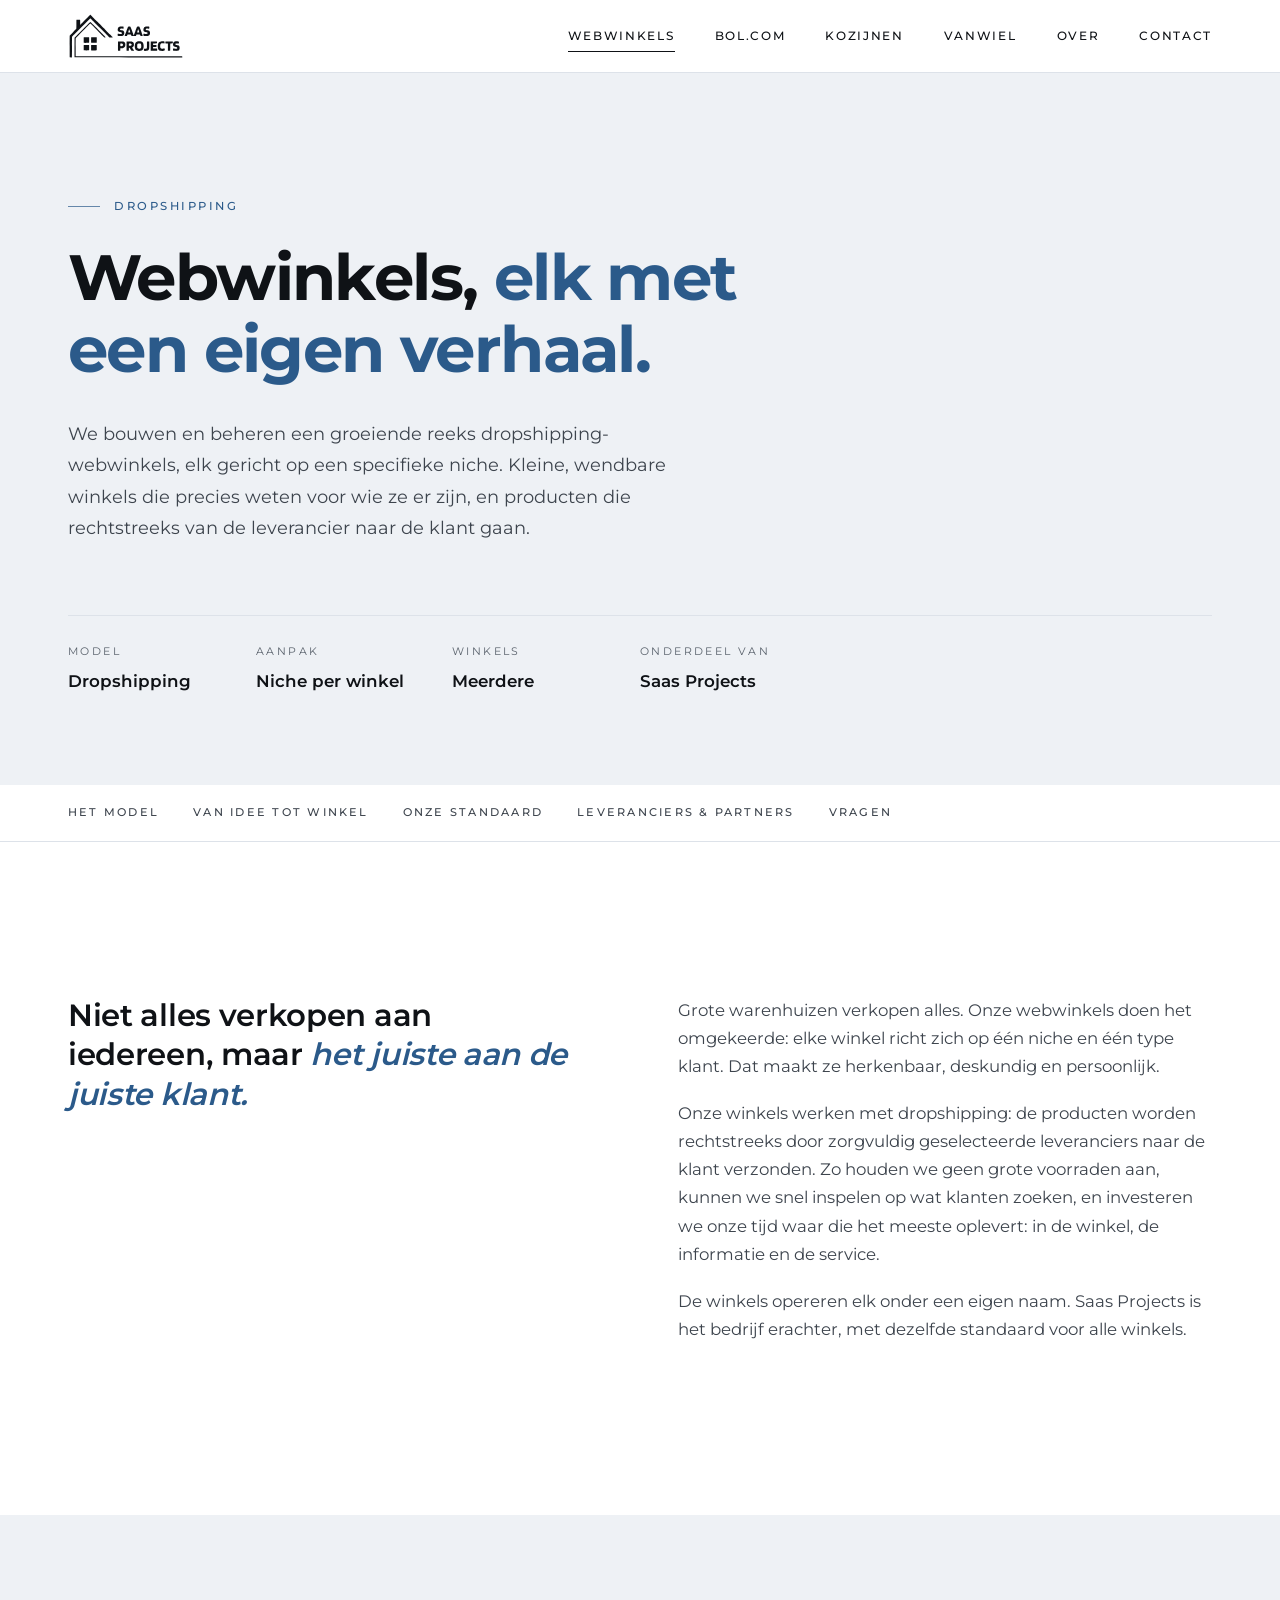
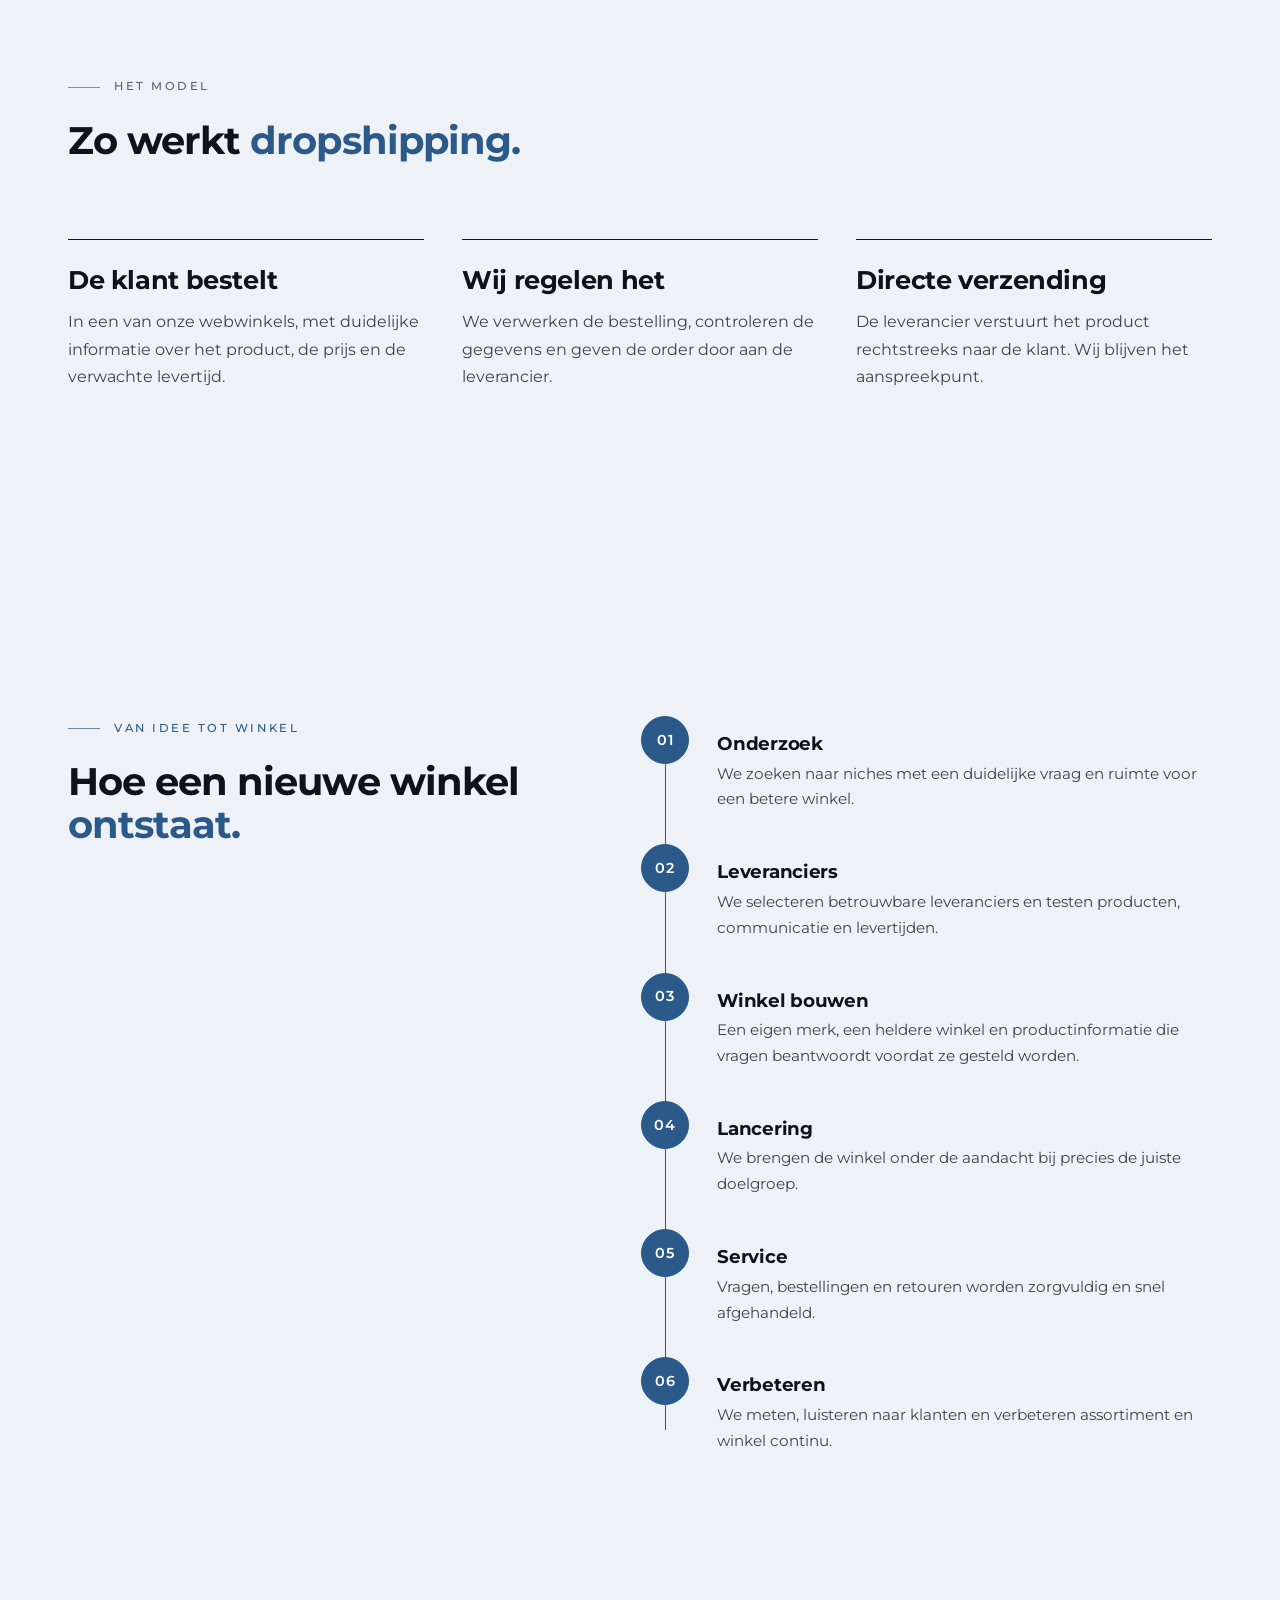
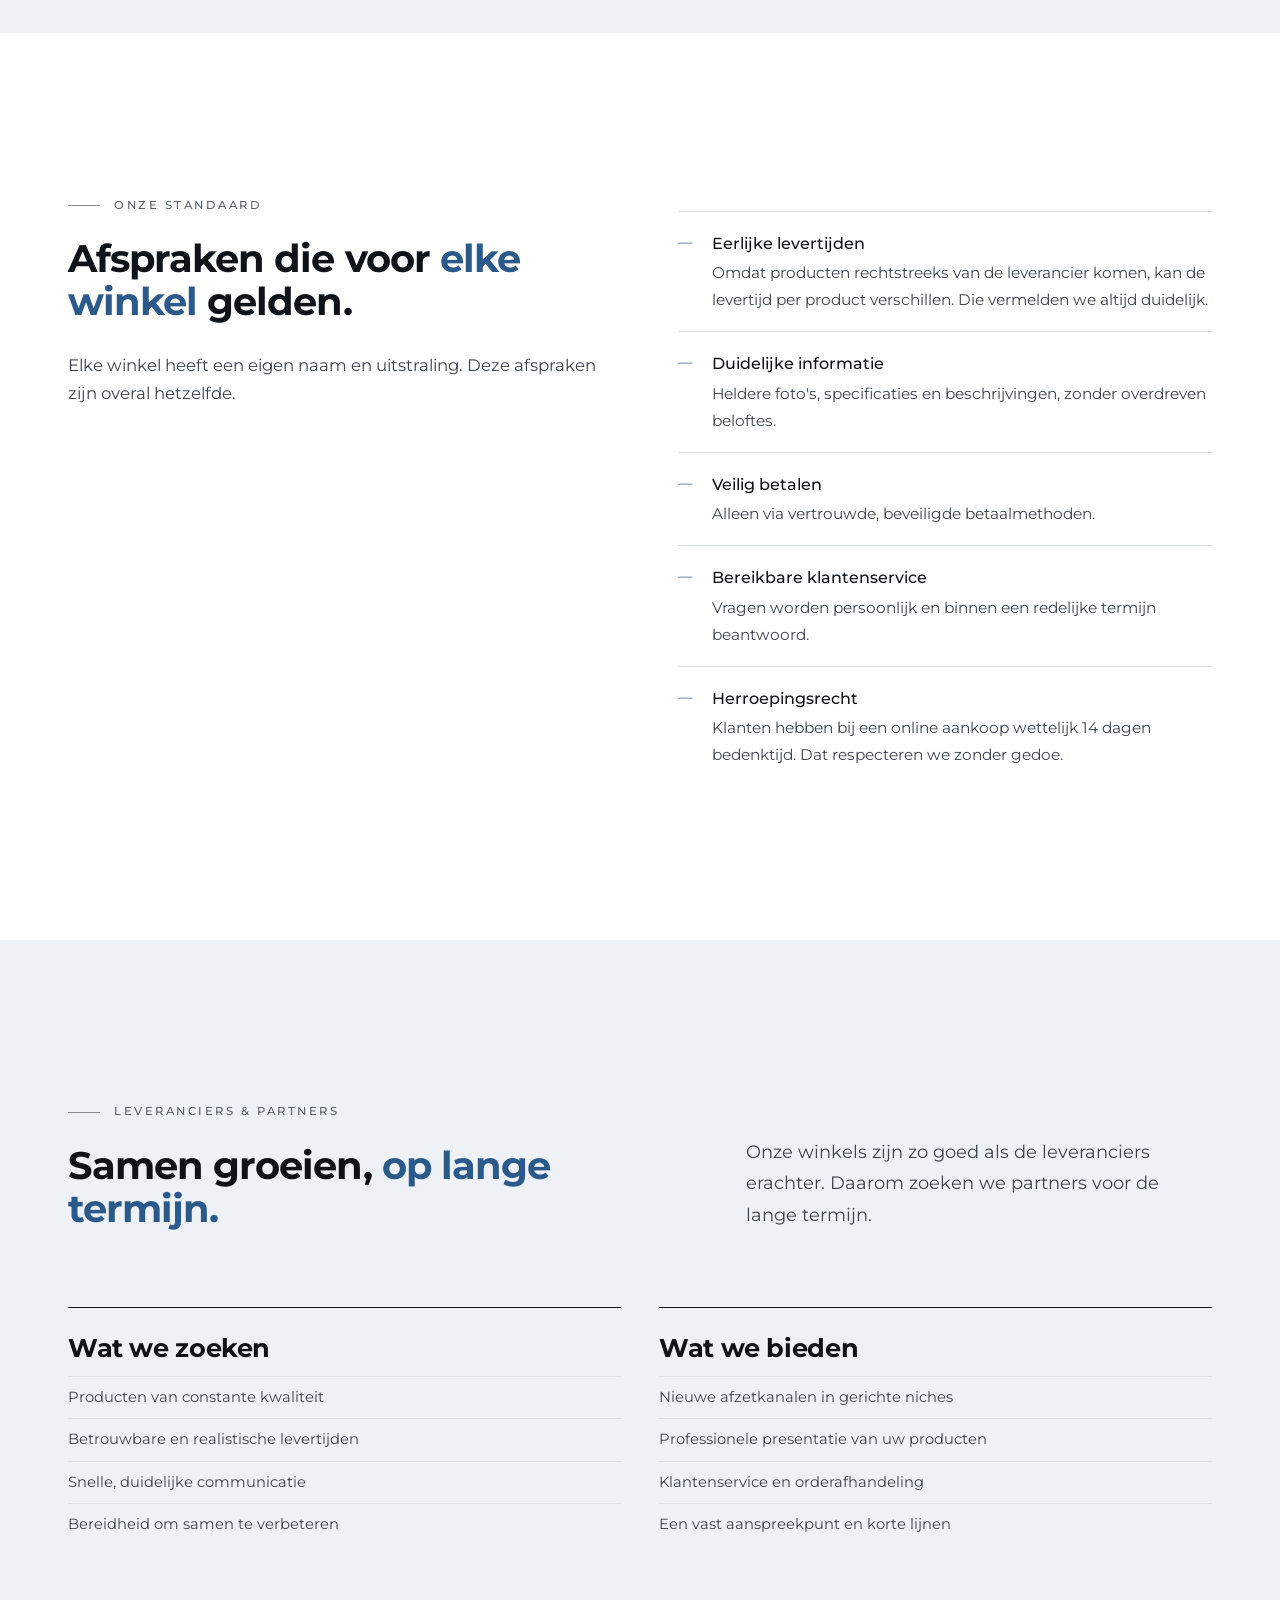
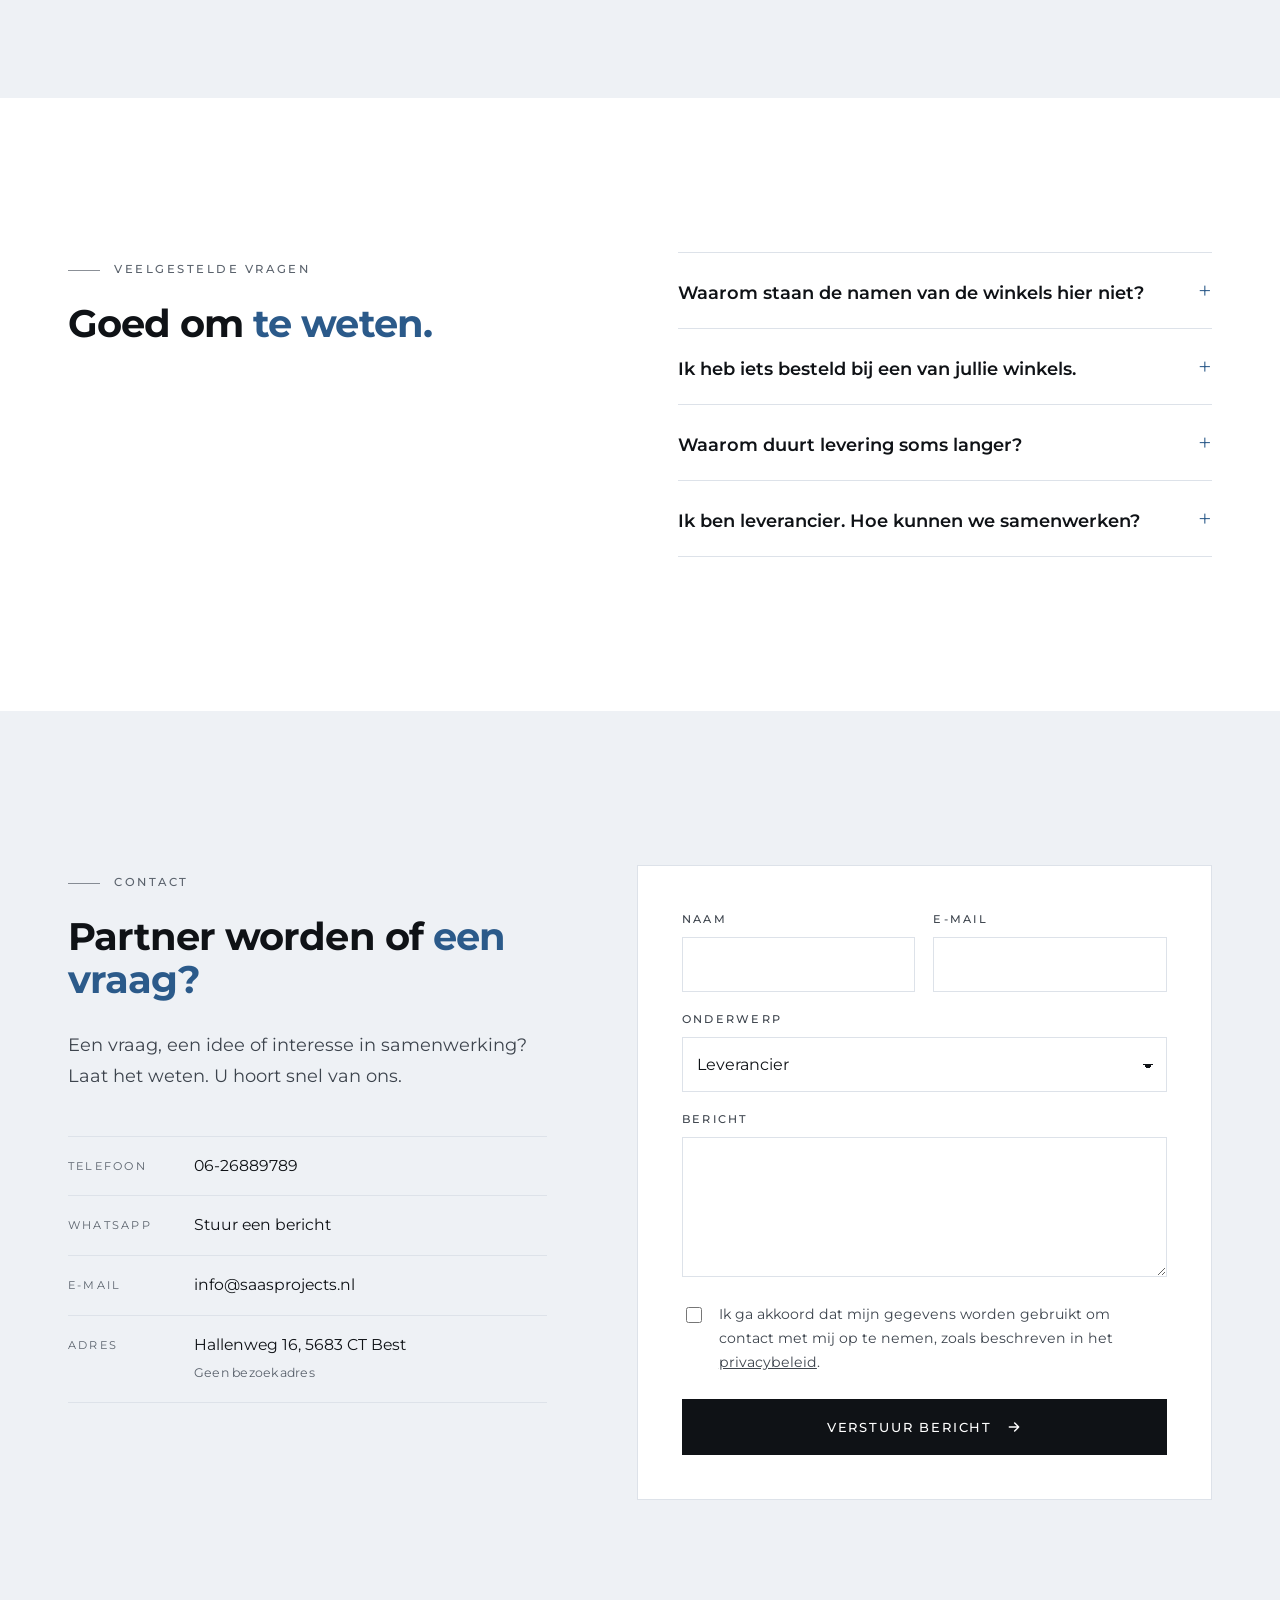
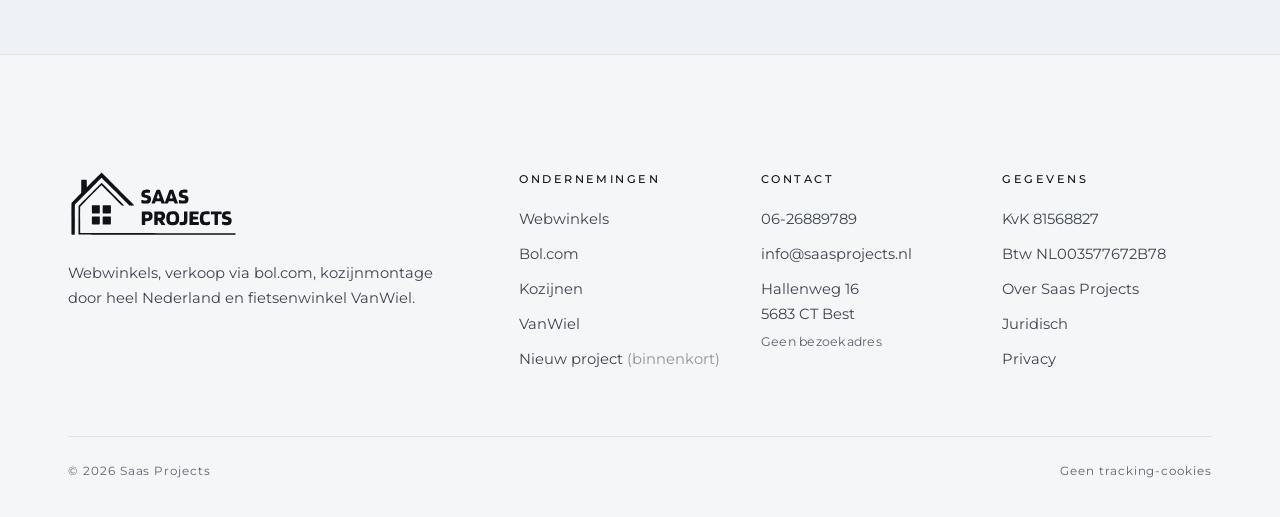
<file: webwinkels.html>
<!doctype html>
<html lang="nl">
<head>
  <meta charset="utf-8">
  <meta name="viewport" content="width=device-width, initial-scale=1">
  <title>Dropshipping-webwinkels | Saas Projects</title>
  <meta name="description" content="Saas Projects bouwt en beheert dropshipping-webwinkels in verschillende niches. Producten gaan rechtstreeks van zorgvuldig geselecteerde leveranciers naar de klant.">
  <link rel="canonical" href="https://saasprojects.nl/webwinkels">
  <meta name="theme-color" content="#121110">
  <meta property="og:type" content="website">
  <meta property="og:locale" content="nl_NL">
  <meta property="og:site_name" content="Saas Projects">
  <meta property="og:title" content="Dropshipping-webwinkels | Saas Projects">
  <meta property="og:description" content="Saas Projects bouwt en beheert dropshipping-webwinkels in verschillende niches. Producten gaan rechtstreeks van zorgvuldig geselecteerde leveranciers naar de klant.">
  <meta property="og:url" content="https://saasprojects.nl/webwinkels">
  <meta property="og:image" content="https://saasprojects.nl/assets/img/og.jpg">
  <link rel="icon" href="assets/favicon.svg" type="image/svg+xml">
  <link rel="apple-touch-icon" href="assets/apple-touch-icon.png">
  <link rel="preload" href="assets/fonts/montserrat.woff2" as="font" type="font/woff2" crossorigin>
  <link rel="stylesheet" href="assets/css/style.css?v=dbcd515c">
</head>
<body>
  <a class="skip" href="#main">Naar de inhoud</a>

  <header class="header header--dark">
    <div class="container header__inner">
      <a class="brand" href="./" aria-label="Saas Projects, naar home"><span class="logo" role="img" aria-label="Saas Projects"></span></a>
      <button class="nav-toggle" aria-expanded="false" aria-controls="nav">Menu</button>
      <nav class="nav" id="nav" aria-label="Hoofdmenu">
        <a href="webwinkels.html" aria-current="page">Webwinkels</a>
        <a href="bol.html">Bol.com</a>
        <a href="kozijnen.html">Kozijnen</a>
        <a href="vanwiel.html">VanWiel</a>
        <a href="over.html">Over</a>
        <a href="./#contact">Contact</a>
        <div class="nav__contact"><a href="tel:+31626889789">06-26889789</a><a href="mailto:info@saasprojects.nl">info@saasprojects.nl</a></div>
      </nav>
    </div>
  </header>

  <main id="main">
    <section class="page-hero page-hero--night">
      <span class="page-hero__mark" aria-hidden="true">Online</span>
      <div class="container">
        <span class="label">Dropshipping</span>
        <h1>Webwinkels, <em>elk met een eigen verhaal.</em></h1>
        <p class="lede">We bouwen en beheren een groeiende reeks dropshipping-webwinkels, elk gericht op een specifieke niche. Kleine, wendbare winkels die precies weten voor wie ze er zijn, en producten die rechtstreeks van de leverancier naar de klant gaan.</p>
        <div class="page-hero__meta">
          <div><small>Model</small><span>Dropshipping</span></div>
          <div><small>Aanpak</small><span>Niche per winkel</span></div>
          <div><small>Winkels</small><span>Meerdere</span></div>
          <div><small>Onderdeel van</small><span>Saas Projects</span></div>
        </div>
      </div>
    </section>

    <nav class="subnav" aria-label="Op deze pagina">
      <div class="container">
        <ul>
          <li><a href="#model">Het model</a></li>
          <li><a href="#proces">Van idee tot winkel</a></li>
          <li><a href="#standaard">Onze standaard</a></li>
          <li><a href="#partners">Leveranciers &amp; partners</a></li>
          <li><a href="#vragen">Vragen</a></li>
        </ul>
      </div>
    </nav>

    <section class="section" id="model">
      <div class="container two-col">
        <p class="pull reveal">Niet alles verkopen aan iedereen, maar <em>het juiste aan de juiste klant.</em></p>
        <div class="reveal">
          <p>Grote warenhuizen verkopen alles. Onze webwinkels doen het omgekeerde: elke winkel richt zich op één niche en één type klant. Dat maakt ze herkenbaar, deskundig en persoonlijk.</p>
          <p>Onze winkels werken met dropshipping: de producten worden rechtstreeks door zorgvuldig geselecteerde leveranciers naar de klant verzonden. Zo houden we geen grote voorraden aan, kunnen we snel inspelen op wat klanten zoeken, en investeren we onze tijd waar die het meeste oplevert: in de winkel, de informatie en de service.</p>
          <p>De winkels opereren elk onder een eigen naam. Saas Projects is het bedrijf erachter, met dezelfde standaard voor alle winkels.</p>
        </div>
      </div>
    </section>

    <section class="section section--paper">
      <div class="container">
        <div class="section-head">
          <div class="reveal">
            <span class="label">Het model</span>
            <h2>Zo werkt <em>dropshipping.</em></h2>
          </div>
          <p class="lede reveal" style="max-width:26em;margin:0">Eenvoudig voor de klant, efficiënt voor iedereen.</p>
        </div>
        <div class="tiles">
          <div class="tile reveal"><h3>De klant bestelt</h3><p>In een van onze webwinkels, met duidelijke informatie over het product, de prijs en de verwachte levertijd.</p></div>
          <div class="tile reveal"><h3>Wij regelen het</h3><p>We verwerken de bestelling, controleren de gegevens en geven de order door aan de leverancier.</p></div>
          <div class="tile reveal"><h3>Directe verzending</h3><p>De leverancier verstuurt het product rechtstreeks naar de klant. Wij blijven het aanspreekpunt.</p></div>
        </div>
      </div>
    </section>

    <section class="section section--night" id="proces">
      <div class="container">
        <div class="reveal">
          <span class="label">Van idee tot winkel</span>
          <h2 style="margin-top:22px">Hoe een nieuwe winkel <em>ontstaat.</em></h2>
        </div>
        <ol class="steps">
          <li class="reveal"><h3>Onderzoek</h3><p>We zoeken naar niches met een duidelijke vraag en ruimte voor een betere winkel.</p></li>
          <li class="reveal"><h3>Leveranciers</h3><p>We selecteren betrouwbare leveranciers en testen producten, communicatie en levertijden.</p></li>
          <li class="reveal"><h3>Winkel bouwen</h3><p>Een eigen merk, een heldere winkel en productinformatie die vragen beantwoordt voordat ze gesteld worden.</p></li>
          <li class="reveal"><h3>Lancering</h3><p>We brengen de winkel onder de aandacht bij precies de juiste doelgroep.</p></li>
          <li class="reveal"><h3>Service</h3><p>Vragen, bestellingen en retouren worden zorgvuldig en snel afgehandeld.</p></li>
          <li class="reveal"><h3>Verbeteren</h3><p>We meten, luisteren naar klanten en verbeteren assortiment en winkel continu.</p></li>
        </ol>
      </div>
    </section>

    <section class="section" id="standaard">
      <div class="container two-col">
        <div class="reveal">
          <span class="label">Onze standaard</span>
          <h2 style="margin-top:22px">Afspraken die voor <em>elke winkel</em> gelden.</h2>
          <p style="margin-top:28px">Elke winkel heeft een eigen naam en uitstraling. Deze afspraken zijn overal hetzelfde.</p>
        </div>
        <div class="reveal">
          <ol class="checklist checklist--plain">
            <li><div><b>Eerlijke levertijden</b><span>Omdat producten rechtstreeks van de leverancier komen, kan de levertijd per product verschillen. Die vermelden we altijd duidelijk.</span></div></li>
            <li><div><b>Duidelijke informatie</b><span>Heldere foto's, specificaties en beschrijvingen, zonder overdreven beloftes.</span></div></li>
            <li><div><b>Veilig betalen</b><span>Alleen via vertrouwde, beveiligde betaalmethoden.</span></div></li>
            <li><div><b>Bereikbare klantenservice</b><span>Vragen worden persoonlijk en binnen een redelijke termijn beantwoord.</span></div></li>
            <li><div><b>Herroepingsrecht</b><span>Klanten hebben bij een online aankoop wettelijk 14 dagen bedenktijd. Dat respecteren we zonder gedoe.</span></div></li>
          </ol>
        </div>
      </div>
    </section>

    <section class="section section--paper" id="partners">
      <div class="container">
        <div class="section-head">
          <div class="reveal">
            <span class="label">Leveranciers &amp; partners</span>
            <h2>Samen groeien, <em>op lange termijn.</em></h2>
          </div>
          <p class="lede reveal" style="max-width:26em;margin:0">Onze winkels zijn zo goed als de leveranciers erachter. Daarom zoeken we partners voor de lange termijn.</p>
        </div>
        <div class="tiles tiles--2">
          <article class="tile reveal"><h3>Wat we zoeken</h3>
            <ul>
              <li>Producten van constante kwaliteit</li>
              <li>Betrouwbare en realistische levertijden</li>
              <li>Snelle, duidelijke communicatie</li>
              <li>Bereidheid om samen te verbeteren</li>
            </ul>
          </article>
          <article class="tile reveal"><h3>Wat we bieden</h3>
            <ul>
              <li>Nieuwe afzetkanalen in gerichte niches</li>
              <li>Professionele presentatie van uw producten</li>
              <li>Klantenservice en orderafhandeling</li>
              <li>Een vast aanspreekpunt en korte lijnen</li>
            </ul>
          </article>
        </div>
      </div>
    </section>

    <section class="section" id="vragen">
      <div class="container two-col">
        <div class="reveal">
          <span class="label">Veelgestelde vragen</span>
          <h2 style="margin-top:22px">Goed om <em>te weten.</em></h2>
        </div>
        <div class="faq reveal">
          <details><summary>Waarom staan de namen van de winkels hier niet?</summary><div><p>Elke winkel heeft een eigen merk en een eigen doelgroep. Die houden we bewust gescheiden. Bent u leverancier of partner en wilt u meer weten? Neem dan contact op.</p></div></details>
          <details><summary>Ik heb iets besteld bij een van jullie winkels.</summary><div><p>Neem bij voorkeur contact op via de klantenservice van de betreffende winkel; daar hebben we uw ordergegevens direct bij de hand. Komt u er niet uit, mail dan naar <a href="mailto:info@saasprojects.nl">info@saasprojects.nl</a>.</p></div></details>
          <details><summary>Waarom duurt levering soms langer?</summary><div><p>Omdat sommige producten rechtstreeks van de leverancier komen, kan de levertijd per product verschillen. De verwachte levertijd staat altijd bij het product vermeld.</p></div></details>
          <details><summary>Ik ben leverancier. Hoe kunnen we samenwerken?</summary><div><p>Stuur ons een bericht via het formulier hieronder met informatie over uw producten. We nemen contact op als er een match is.</p></div></details>
        </div>
      </div>
    </section>

    <section class="section section--paper" id="contact">
      <div class="container contact">
        <div class="reveal">
          <span class="label">Contact</span>
          <h2>Partner worden of <em>een vraag?</em></h2>
          <p class="lede">Een vraag, een idee of interesse in samenwerking? Laat het weten. U hoort snel van ons.</p>
          <ul class="details">
            <li><small>Telefoon</small><a href="tel:+31626889789">06-26889789</a></li>
            <li><small>WhatsApp</small><a href="https://wa.me/31626889789" rel="noopener">Stuur een bericht</a></li>
            <li><small>E-mail</small><a href="mailto:info@saasprojects.nl">info@saasprojects.nl</a></li>
            <li><small>Adres</small><span>Hallenweg 16, 5683 CT Best<br><span class="addr-note">Geen bezoekadres</span></span></li>
          </ul>
        </div>
        <form class="form reveal" name="webwinkels" method="POST" action="https://api.web3forms.com/submit">
          <input type="hidden" name="access_key" value="5a45a47b-115b-4865-8482-a3fdf79f6954">
          <input type="hidden" name="subject" value="Nieuw bericht via saasprojects.nl (webwinkels)">
          <input type="hidden" name="from_name" value="saasprojects.nl">
          <input type="hidden" name="redirect" value="https://saasprojects.nl/bedankt.html">
          <input type="checkbox" name="botcheck" class="hidden" tabindex="-1" autocomplete="off" aria-hidden="true">
          <div class="row">
            <div class="field"><label for="naam">Naam</label><input id="naam" name="naam" autocomplete="name" required></div>
            <div class="field"><label for="email">E-mail</label><input id="email" name="email" type="email" autocomplete="email" required></div>
          </div>
          <div class="field">
            <label for="onderwerp">Onderwerp</label>
            <select id="onderwerp" name="onderwerp">
              <option>Leverancier</option>
              <option>Samenwerking</option>
              <option>Vraag over een bestelling</option>
              <option>Overig</option>
            </select>
          </div>
          <div class="field"><label for="bericht">Bericht</label><textarea id="bericht" name="bericht" required></textarea></div>
          <label class="check"><input type="checkbox" name="akkoord" required> <span>Ik ga akkoord dat mijn gegevens worden gebruikt om contact met mij op te nemen, zoals beschreven in het <a href="privacybeleid.html">privacybeleid</a>.</span></label>
          <button class="btn" type="submit">Verstuur bericht <svg aria-hidden="true"><use href="assets/icons.svg#arrow"/></svg></button>
        </form>
      </div>
    </section>
  </main>

  <footer class="footer">
    <div class="container">
      <div class="footer__grid" style="padding-top:0">
        <div>
          <a class="brand brand--footer" href="./" aria-label="Saas Projects, naar home"><span class="logo" role="img" aria-label="Saas Projects"></span></a>
          <p style="max-width:26em">Webwinkels, verkoop via bol.com, kozijnmontage door heel Nederland en fietsenwinkel VanWiel.</p>
        </div>
        <div>
          <h4>Ondernemingen</h4>
          <ul>
            <li><a href="webwinkels.html">Webwinkels</a></li>
            <li><a href="bol.html">Bol.com</a></li>
            <li><a href="kozijnen.html">Kozijnen</a></li>
            <li><a href="vanwiel.html">VanWiel</a></li>
            <li>Nieuw project <span style="opacity:.55">(binnenkort)</span></li>
          </ul>
        </div>
        <div>
          <h4>Contact</h4>
          <ul>
            <li><a href="tel:+31626889789">06-26889789</a></li>
            <li><a href="mailto:info@saasprojects.nl">info@saasprojects.nl</a></li>
            <li>Hallenweg 16<br>5683 CT Best<br><span class="addr-note">Geen bezoekadres</span></li>
          </ul>
        </div>
        <div>
          <h4>Gegevens</h4>
          <ul>
            <li>KvK 81568827</li>
            <li>Btw NL003577672B78</li>
            <li><a href="over.html">Over Saas Projects</a></li>
            <li><a href="juridische-kennisgeving.html">Juridisch</a></li>
            <li><a href="privacybeleid.html">Privacy</a></li>
          </ul>
        </div>
      </div>
      <div class="footer__bottom">
        <span>© <span id="year">2026</span> Saas Projects</span>
        <span>Geen tracking-cookies</span>
      </div>
    </div>
  </footer>

  <script src="assets/js/main.js?v=3f7d1bdd" defer></script>
</body>
</html>
</file>
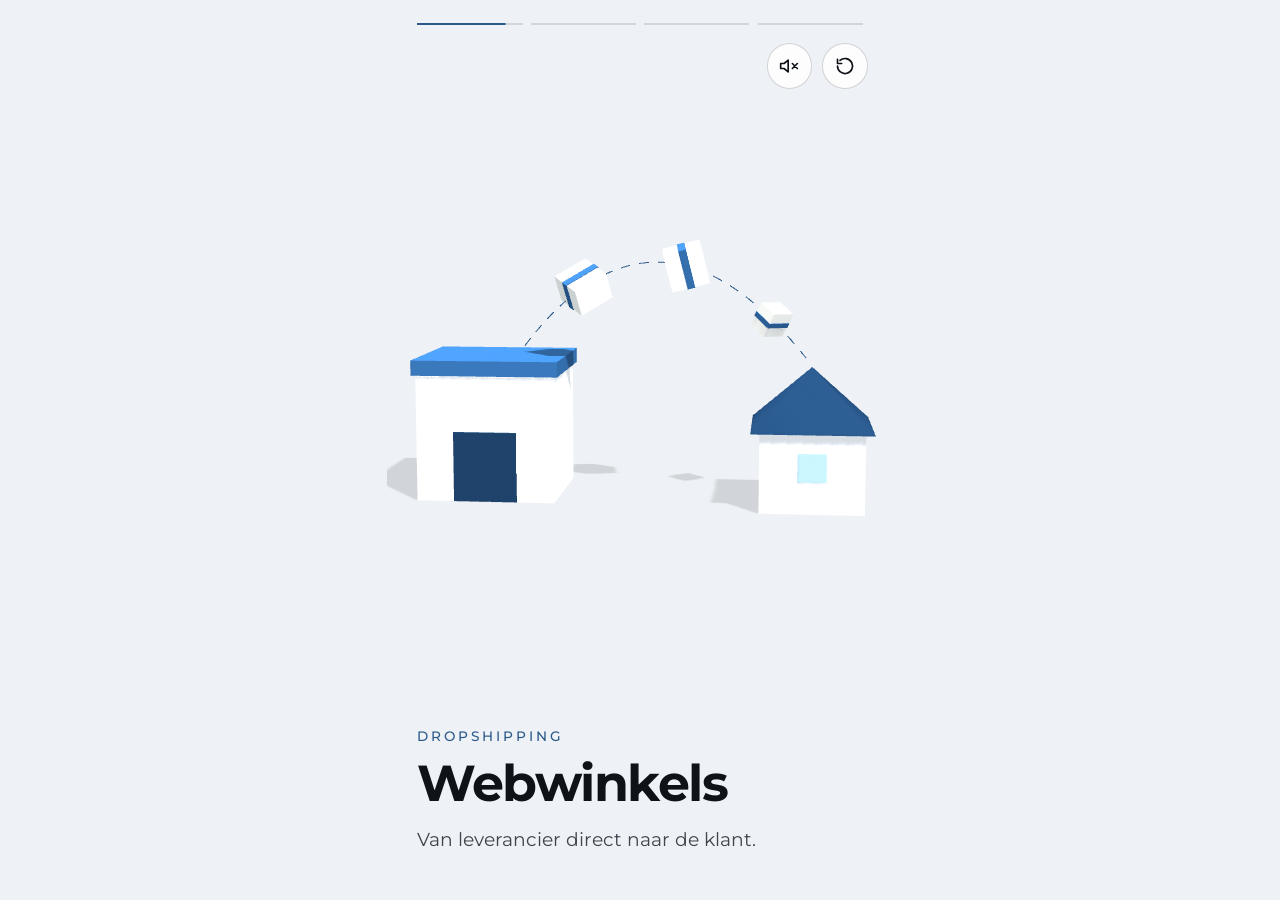
<file: assets/motion/intro.html>
<!doctype html>
<html lang="nl">
<head>
<meta charset="utf-8">
<meta name="viewport" content="width=device-width, initial-scale=1">
<title>Saas Projects in beweging</title>
<style>
  /* Kleuren en letter van de website */
  @font-face { font-family: "Montserrat"; src: url("../fonts/montserrat.woff2") format("woff2"); font-weight: 100 900; font-display: swap; }
  :root {
    --stone: #eef1f5; --ink: #0f1216; --ink-2: #3d444d; --muted: #5a626c;
    --brand: #2b5a8a; --deep: #17324f; --light: #9dbbdc; --line: #dde2e9;
    --font: "Montserrat", system-ui, -apple-system, "Segoe UI", Roboto, sans-serif;
  }
  * { box-sizing: border-box; }
  html, body { margin: 0; height: 100%; background: var(--stone); overflow: hidden; }
  body { font-family: var(--font); color: var(--ink); -webkit-font-smoothing: antialiased; }
  .frame { position: relative; width: min(100vw, 100vh * 9 / 16); height: min(100vh, 100vw * 16 / 9); margin: 0 auto; overflow: hidden; background: var(--stone); container-type: inline-size; }
  canvas { position: absolute; inset: 0; width: 100%; height: 100%; display: block; }
  .embed .frame { width: 100vw; height: 100vh; }

  .progress { position: absolute; top: 4.5cqw; left: 6cqw; right: 6cqw; display: grid; grid-template-columns: repeat(4, 1fr); gap: 1.6cqw; z-index: 3; }
  .progress span { height: 2px; background: rgba(15, 18, 22, .12); overflow: hidden; }
  .progress span i { display: block; height: 100%; width: 100%; background: var(--brand); transform: scaleX(0); transform-origin: left; }

  .copy { position: absolute; left: 6cqw; right: 6cqw; bottom: 9cqw; z-index: 3; pointer-events: none; }
  .eyebrow { display: flex; align-items: center; gap: 2.4cqw; font-size: 2.7cqw; font-weight: 500; letter-spacing: .22em; text-transform: uppercase; color: var(--brand); margin-bottom: 2.6cqw; }
  .eyebrow::before { content: ""; width: 6cqw; height: 1px; background: currentColor; }
  .title { font-size: 10cqw; font-weight: 700; letter-spacing: -.03em; line-height: 1.02; margin: 0; }
  .title em { font-style: normal; color: var(--brand); }
  .sub { font-size: 3.7cqw; color: var(--ink-2); margin: 2.4cqw 0 0; line-height: 1.45; }
  .mask { overflow: hidden; display: block; padding-bottom: .08em; }
  .mask > * { display: block; }

  .end { position: absolute; inset: 0; z-index: 4; display: flex; flex-direction: column; align-items: center; justify-content: center; gap: 6cqw; pointer-events: none; opacity: 0; }
  .end svg { width: 80cqw; height: auto; color: var(--ink); overflow: visible; }
  .end p { margin: 0; font-size: 3.6cqw; font-weight: 500; letter-spacing: .2em; text-transform: uppercase; color: var(--brand); }
  .end .rule { width: 0; height: 2px; background: var(--brand); }

  .controls { position: absolute; right: 5cqw; top: 8.5cqw; z-index: 6; display: flex; gap: 2cqw; }
  .controls button { appearance: none; border: 1px solid rgba(15, 18, 22, .18); background: rgba(255, 255, 255, .85); color: var(--ink); width: 9cqw; height: 9cqw; min-width: 34px; min-height: 34px; display: grid; place-items: center; cursor: pointer; border-radius: 50%; padding: 0; transition: background .2s, color .2s; }
  .controls button:hover { background: var(--ink); color: #fff; }
  .controls button:focus-visible { outline: 2px solid var(--brand); outline-offset: 2px; }
  .controls svg { width: 46%; height: 46%; }
</style>
</head>
<body>
<div class="frame" id="frame">
  <canvas id="c" aria-hidden="true"></canvas>
  <div class="progress" aria-hidden="true"><span><i></i></span><span><i></i></span><span><i></i></span><span><i></i></span></div>
  <div class="copy" id="copy" aria-live="polite">
    <div class="mask"><div class="eyebrow" id="eyebrow"></div></div>
    <h1 class="title"><span class="mask"><span id="title"></span></span></h1>
    <p class="sub"><span class="mask"><span id="sub"></span></span></p>
  </div>
  <div class="end" id="end" aria-hidden="true">
    <svg viewBox="0 0 2376 944" role="img" aria-label="Saas Projects"><path fill="currentColor" fill-rule="evenodd" d="M34,910L32,907L32,687C32,538 32,466 33,464C34,461 46,448 101,393C137,356 168,325 168,324C169,323 170,290 170,233C170,173 170,143 171,142C172,141 173,139 175,139C176,138 192,138 210,138C243,138 243,138 245,140C247,142 248,143 248,190C248,235 249,237 250,239C253,240 255,239 259,235C261,232 289,204 399,93C446,47 455,38 457,38C459,38 463,41 478,56C487,66 546,125 608,187C669,249 743,323 772,352C801,381 844,424 868,448C895,476 912,494 913,496C914,499 914,499 913,501C911,502 908,502 881,502C854,502 851,502 848,501C846,500 844,498 843,497C842,496 758,411 656,308C553,206 468,120 466,118C462,114 458,112 454,113C452,114 426,140 370,196C325,241 242,324 186,381C93,474 82,485 81,489C80,492 80,547 80,700C80,814 80,907 79,908C78,911 73,912 55,912C37,912 37,912 34,910Z M135,910C133,909 131,908 131,906C131,905 131,815 131,706L132,508L134,504C136,502 208,429 295,342C446,191 454,183 457,183C460,183 464,187 518,241C549,273 619,342 671,395C724,448 768,493 769,495C770,497 771,499 771,500C769,504 752,504 745,501C743,500 679,437 602,358C524,281 461,218 459,217C453,216 470,199 210,461C182,489 157,515 157,516C155,519 155,537 155,701C155,830 155,884 156,885C157,886 159,888 161,889C163,890 315,890 1252,890L2339,890L2341,892C2343,894 2344,895 2344,902C2344,908 2343,909 2342,911C2340,912 2189,912 1239,912C193,912 138,912 135,910Z M1448,778C1421,776 1407,772 1394,761C1382,751 1377,741 1371,714C1369,704 1368,676 1369,661C1370,646 1376,626 1382,616C1396,591 1419,581 1460,581C1493,581 1512,586 1527,601C1537,610 1542,621 1546,640C1549,653 1549,657 1550,674C1550,690 1550,696 1549,703C1545,724 1543,731 1539,740C1535,747 1533,750 1526,757C1519,764 1516,766 1512,768C1509,769 1504,771 1502,772C1493,777 1468,779 1448,778Z M1576,778C1565,777 1558,775 1556,772C1556,771 1555,763 1556,754C1556,740 1556,739 1558,736C1560,734 1561,734 1572,734C1589,735 1599,734 1607,730C1611,728 1614,726 1615,724C1617,718 1618,707 1618,648L1618,589L1620,586C1624,583 1627,583 1646,583C1662,583 1662,584 1664,586C1666,588 1666,590 1666,652C1665,719 1664,734 1661,740C1660,742 1658,746 1657,749C1653,755 1644,765 1640,767C1638,768 1634,770 1631,772C1626,775 1625,775 1609,776C1600,777 1591,778 1590,778C1588,778 1582,778 1576,778Z M1897,776C1878,774 1863,764 1853,747C1847,738 1842,717 1841,697C1839,674 1841,655 1846,637C1848,629 1851,621 1852,619C1854,617 1855,614 1856,613C1860,605 1873,595 1884,589C1891,586 1895,585 1905,583C1927,579 1966,579 1974,584C1976,584 1978,586 1978,588C1979,589 1979,597 1979,604C1979,617 1979,619 1977,621L1975,624L1954,623C1931,623 1914,624 1909,626C1908,627 1905,630 1902,632C1893,640 1888,664 1890,692C1891,709 1895,718 1902,725C1908,731 1913,733 1924,735C1931,735 1954,733 1958,731C1963,729 1977,727 1980,727C1983,728 1984,733 1984,749C1984,766 1983,766 1973,770C1969,771 1964,773 1962,774C1951,778 1917,779 1897,776Z M2195,777C2178,776 2164,775 2160,773C2154,770 2153,768 2153,748C2153,727 2153,727 2164,728C2168,729 2174,730 2177,730C2185,733 2201,734 2215,734C2228,735 2232,733 2237,728C2242,723 2241,710 2235,706C2232,704 2211,698 2196,695C2193,695 2186,692 2180,690C2167,685 2162,680 2157,668C2154,662 2154,659 2153,651C2152,631 2156,618 2166,602C2171,596 2172,595 2177,592C2180,591 2184,589 2186,587C2190,585 2194,584 2213,581C2228,580 2242,580 2259,583C2274,585 2274,585 2275,603C2275,626 2274,627 2258,625C2244,623 2215,623 2211,625C2209,626 2207,628 2204,632C2196,644 2202,653 2221,656C2226,657 2233,658 2239,660C2244,662 2251,663 2254,664C2266,666 2276,673 2282,683C2287,691 2287,691 2288,702C2289,710 2289,717 2288,726C2287,738 2287,739 2283,747C2279,755 2269,767 2267,767C2266,767 2262,769 2258,771C2250,775 2249,775 2236,777C2224,778 2209,778 2195,777Z M1025,773C1023,771 1023,771 1023,679L1024,587L1026,585C1028,583 1030,583 1062,583C1100,583 1123,584 1130,586C1141,590 1150,594 1153,597C1158,600 1167,612 1169,618C1172,625 1175,641 1175,650C1175,666 1170,683 1164,692C1162,695 1160,698 1159,699C1159,701 1146,710 1141,712C1139,713 1136,714 1134,716C1128,719 1118,720 1094,721C1079,721 1075,722 1074,723C1072,725 1071,726 1071,747C1071,759 1071,770 1071,772C1070,775 1066,776 1046,776L1027,776L1025,773Z M1201,773C1199,771 1199,771 1199,679L1200,587L1202,585C1204,583 1205,583 1250,583C1274,584 1297,584 1300,585C1307,586 1325,593 1329,596C1334,600 1344,613 1346,618C1351,632 1353,656 1350,666C1346,680 1343,685 1334,693C1328,700 1325,702 1321,704C1311,708 1312,710 1328,733C1331,737 1335,742 1336,744C1344,756 1347,760 1350,764C1355,769 1355,774 1351,775C1350,776 1340,776 1325,776C1300,775 1300,776 1296,768C1295,766 1293,762 1291,760C1289,757 1287,754 1286,752C1281,744 1276,737 1268,725C1260,713 1255,711 1250,715C1248,717 1247,717 1247,745C1247,760 1246,773 1246,773C1243,776 1239,776 1222,776L1203,776L1201,773Z M1697,773L1695,771L1695,679L1696,587L1698,585C1700,583 1703,583 1760,583C1817,583 1820,583 1822,585C1824,587 1824,587 1824,604C1824,620 1824,621 1822,623C1820,625 1820,625 1785,625C1764,625 1749,626 1748,626C1746,627 1745,628 1744,630C1743,633 1743,650 1744,653C1746,657 1749,658 1776,658C1811,658 1809,658 1812,660C1814,663 1814,663 1814,678L1814,693L1811,695C1808,697 1807,698 1779,698C1763,698 1748,698 1747,698C1744,699 1743,705 1743,717C1744,732 1740,731 1784,731C1824,731 1825,731 1827,737C1828,739 1828,747 1828,756C1828,769 1828,771 1826,773L1824,776L1762,776L1699,776L1697,773Z M2050,774C2048,772 2048,771 2048,701L2048,630L2046,628C2043,625 2043,625 2024,625C1995,626 1996,626 1996,605C1996,597 1996,589 1996,588C1998,583 1999,583 2072,583C2115,583 2141,583 2143,584C2145,585 2147,586 2148,587C2148,588 2149,596 2149,605L2150,621L2146,623C2142,625 2140,625 2121,625C2102,625 2100,626 2098,627C2097,629 2096,634 2096,701C2096,771 2095,773 2094,775C2092,776 2087,776 2072,776C2053,776 2052,776 2050,774Z M322,766C320,764 320,763 320,712C320,661 320,660 322,658C324,656 325,656 376,656C427,656 428,656 430,658C432,660 432,661 432,712C432,763 432,764 430,766C428,768 427,768 376,768C325,768 324,768 322,766Z M475,766L472,763L472,712L472,661L475,658L477,656L530,656C583,656 584,657 586,659C588,661 588,661 588,712C588,762 588,764 586,765C584,767 583,768 530,768L477,768L475,766Z M1481,731C1490,727 1495,722 1498,713C1503,695 1503,666 1498,647C1495,637 1495,636 1489,631C1486,628 1482,626 1480,625C1477,624 1468,624 1458,624C1438,624 1437,624 1429,631C1425,635 1423,638 1421,644L1418,652L1418,679L1418,706L1421,714C1423,720 1425,723 1428,725C1437,733 1444,735 1463,734C1473,734 1476,734 1481,731Z M1112,677C1122,673 1127,664 1127,652C1127,640 1123,634 1113,629C1108,627 1105,627 1093,626C1077,625 1074,626 1072,630C1071,631 1071,640 1071,654C1071,682 1069,680 1092,680C1106,679 1108,679 1112,677Z M1286,673C1292,672 1294,670 1299,663C1302,659 1302,658 1303,652C1303,649 1303,644 1303,642C1302,638 1297,633 1290,629C1285,627 1283,627 1270,626C1253,625 1250,625 1248,630C1247,631 1247,639 1247,650C1247,668 1248,673 1251,674C1253,675 1280,674 1286,673Z M324,613C323,612 322,610 321,609C320,607 320,588 320,554C320,503 320,502 322,500L324,497L376,497C404,497 428,497 429,498C432,500 432,503 432,554C432,607 432,611 428,613C425,613 326,614 324,613Z M476,612C475,611 473,609 473,606C472,601 472,509 473,504C473,501 475,499 476,498C477,497 488,497 530,497L583,498L586,500L588,503L588,555L588,607L585,610L582,613L530,613C489,613 477,613 476,612Z M1052,473C1036,472 1027,470 1023,468C1018,466 1017,463 1017,444C1017,423 1017,423 1028,424C1032,425 1038,426 1041,426C1049,429 1065,430 1079,430C1092,431 1096,429 1101,424C1106,418 1104,404 1098,402C1093,399 1077,395 1065,392C1050,389 1036,383 1029,377C1022,370 1018,360 1017,347C1016,329 1021,311 1028,302C1030,299 1033,295 1033,294C1034,292 1038,290 1041,288C1044,287 1048,285 1050,283C1054,281 1058,280 1077,277C1092,276 1106,276 1123,279C1133,280 1137,282 1138,286C1138,287 1139,295 1139,303C1138,314 1138,317 1137,319C1135,322 1135,322 1128,322C1102,319 1081,319 1075,321C1073,322 1070,325 1068,328C1060,340 1066,349 1085,352C1090,353 1097,354 1103,356C1108,358 1115,359 1119,360C1123,361 1127,363 1133,366C1139,370 1141,372 1145,378C1148,381 1150,386 1151,388C1153,394 1153,422 1151,431C1150,436 1149,440 1145,446C1141,453 1133,463 1131,463C1130,463 1126,465 1122,467C1114,471 1113,471 1100,473C1085,474 1072,474 1052,473Z M1580,473C1564,472 1555,470 1551,468C1546,466 1545,463 1545,444C1545,423 1545,423 1556,424C1560,425 1566,426 1569,426C1577,429 1593,430 1607,430C1618,430 1619,430 1623,428C1629,424 1631,422 1632,416C1632,410 1631,404 1627,402C1624,400 1603,394 1588,391C1585,391 1578,388 1572,386C1559,381 1554,376 1549,364C1546,358 1546,355 1545,347C1544,329 1549,311 1556,302C1558,299 1561,295 1561,294C1562,292 1566,290 1569,288C1572,287 1576,285 1578,283C1582,281 1586,280 1605,277C1620,276 1634,276 1651,279C1666,281 1666,281 1667,299C1667,322 1666,323 1650,321C1636,319 1607,319 1603,321C1601,322 1599,324 1596,328C1588,340 1594,349 1613,352C1618,353 1625,354 1631,356C1636,358 1643,359 1646,360C1658,362 1668,369 1674,379C1679,387 1679,387 1680,398C1681,406 1681,413 1680,422C1679,434 1679,435 1675,443C1670,453 1662,462 1656,464C1654,465 1650,467 1647,468C1643,471 1640,471 1628,473C1613,474 1599,474 1580,473Z M1163,470C1160,468 1161,464 1164,459C1165,456 1167,451 1168,448C1169,445 1170,440 1172,438C1173,435 1175,429 1176,426C1177,422 1179,417 1180,414C1182,411 1183,407 1184,404C1185,402 1186,397 1188,395C1189,392 1191,387 1192,383C1193,379 1195,374 1196,372C1197,370 1199,364 1200,361C1201,357 1203,352 1204,350C1205,349 1207,344 1208,340C1209,337 1211,332 1212,329C1213,327 1215,322 1216,318C1217,314 1219,309 1220,307C1221,305 1223,300 1224,296C1226,287 1229,283 1234,281C1238,278 1275,278 1278,281C1281,283 1286,294 1288,302C1289,305 1291,310 1292,313C1294,315 1295,320 1296,323C1297,326 1299,331 1300,334C1301,337 1303,342 1304,345C1305,348 1307,353 1308,356C1309,359 1311,364 1312,367C1313,370 1314,375 1316,377C1317,380 1319,385 1320,388C1321,392 1322,397 1324,400C1325,403 1327,408 1328,412C1329,416 1331,421 1332,423C1333,426 1335,430 1336,434C1338,442 1345,456 1347,456C1347,457 1349,456 1349,455C1351,454 1353,448 1353,445C1353,444 1354,441 1356,438C1357,435 1359,429 1360,426C1361,422 1363,417 1364,415C1365,414 1367,409 1368,406C1368,402 1370,397 1372,395C1373,392 1375,387 1376,383C1377,379 1379,374 1380,372C1381,370 1383,364 1384,361C1385,357 1387,352 1388,351C1389,349 1391,344 1392,340C1393,337 1395,332 1396,329C1397,327 1399,322 1400,318C1401,314 1403,309 1404,307C1405,306 1407,301 1408,296C1410,287 1413,283 1418,281C1422,278 1459,278 1462,280C1465,283 1470,292 1472,301C1473,305 1475,310 1476,313C1478,315 1479,320 1480,323C1481,326 1483,331 1484,334C1485,337 1487,342 1488,345C1489,348 1491,353 1492,356C1493,359 1495,364 1496,367C1497,370 1498,375 1500,377C1501,380 1503,385 1504,388C1505,392 1507,397 1508,401C1510,404 1512,410 1512,413C1513,416 1515,421 1516,424C1518,426 1519,431 1520,434C1520,436 1522,441 1524,445C1528,454 1532,467 1531,468C1530,471 1526,472 1508,472C1483,472 1482,472 1480,458C1479,454 1477,449 1476,447C1472,440 1473,440 1439,440C1422,440 1407,440 1406,441C1402,442 1401,445 1399,452C1398,461 1395,467 1391,470C1389,472 1388,472 1347,472C1303,472 1301,472 1298,467C1298,466 1296,462 1296,458C1295,454 1293,449 1292,447C1288,440 1289,440 1255,440C1238,440 1223,440 1222,441C1218,442 1217,445 1215,452C1214,461 1211,467 1207,470C1205,472 1203,472 1184,472C1167,472 1164,472 1163,470Z M1273,399C1275,398 1275,397 1275,395C1274,388 1270,375 1268,371C1267,369 1265,363 1264,359C1262,349 1260,344 1256,339C1252,333 1250,335 1247,349C1247,353 1245,358 1244,361C1243,363 1241,369 1240,374C1239,379 1237,385 1235,387C1233,393 1232,397 1235,399C1236,401 1238,401 1253,401C1268,401 1271,401 1273,399Z M1457,399C1459,398 1459,397 1459,395C1458,388 1454,375 1452,371C1451,369 1449,363 1448,359C1447,354 1445,348 1444,346C1442,341 1438,336 1437,336C1435,336 1432,342 1432,348C1431,351 1430,356 1428,360C1427,363 1425,369 1424,374C1423,379 1421,385 1419,387C1417,393 1416,397 1419,399C1420,401 1422,401 1437,401C1452,401 1455,401 1457,399Z"/></svg>
    <div class="rule" id="rule"></div>
    <p id="tagline">Ondernemen met vakmanschap</p>
  </div>
  <div class="controls">
    <button id="sound" type="button" aria-pressed="false" aria-label="Geluid aanzetten" title="Geluid aan/uit">
      <svg viewBox="0 0 24 24" fill="none" stroke="currentColor" stroke-width="2" stroke-linecap="round" stroke-linejoin="round"><path d="M11 5 6 9H2v6h4l5 4V5Z"/><path id="waves" d="m22 9-6 6M16 9l6 6"/></svg>
    </button>
    <button id="replay" type="button" aria-label="Opnieuw afspelen" title="Opnieuw afspelen">
      <svg viewBox="0 0 24 24" fill="none" stroke="currentColor" stroke-width="2" stroke-linecap="round" stroke-linejoin="round"><path d="M3 12a9 9 0 1 0 3-6.7"/><path d="M3 4v5h5"/></svg>
    </button>
  </div>
</div>

<script src="../vendor/three.min.js"></script>
<script src="../vendor/SVGLoader.js"></script>
<script src="../vendor/gsap.min.js"></script>
<script>
(function () {
  'use strict';
  var params = new URLSearchParams(location.search);
  if (params.has('embed')) document.body.classList.add('embed');
  var reduce = window.matchMedia('(prefers-reduced-motion: reduce)').matches;

  /* ---------- Palette (site tokens) ---------- */
  var C = { stone: 0xeef1f5, ink: 0x0f1216, brand: 0x2b5a8a, deep: 0x17324f, light: 0x9dbbdc, white: 0xffffff, line: 0xdde2e9 };
  var HOUSE_D = 'M42,912L40,909L40,689C40,540 40,468 41,466C42,463 54,450 109,395C145,358 176,327 176,326C177,325 178,292 178,235C178,175 178,145 179,144C180,143 181,141 183,141C184,140 200,140 218,140C251,140 251,140 253,142C255,144 256,145 256,192C256,237 257,239 258,241C261,242 263,241 267,237C269,234 297,206 407,95C454,49 463,40 465,40C467,40 471,43 486,58C495,68 554,127 616,189C677,251 751,325 780,354C809,383 852,426 876,450C903,478 920,496 921,498C922,501 922,501 921,503C919,504 916,504 889,504C862,504 859,504 856,503C854,502 852,500 851,499C850,498 766,413 664,310C561,208 476,122 474,120C470,116 466,114 462,115C460,116 434,142 378,198C333,243 250,326 194,383C101,476 90,487 89,491C88,494 88,549 88,702C88,816 88,909 87,910C86,913 81,914 63,914C45,914 45,914 42,912Z M143,912C141,911 139,910 139,908C139,907 139,817 139,708L140,510L142,506C144,504 216,431 303,344C454,193 462,185 465,185C468,185 472,189 526,243C557,275 627,344 679,397C732,450 776,495 777,497C778,499 779,501 779,502C777,506 760,506 753,503C751,502 687,439 610,360C532,283 469,220 467,219C461,218 478,201 218,463C190,491 165,517 165,518C163,521 163,539 163,703C163,832 163,886 164,887C167,892 144,892 547,892L922,892L922,903L922,914L534,914C167,914 146,914 143,912Z M330,768C328,766 328,765 328,714C328,663 328,662 330,660C332,658 333,658 384,658C435,658 436,658 438,660C440,662 440,663 440,714C440,765 440,766 438,768C436,770 435,770 384,770C333,770 332,770 330,768Z M483,768L480,765L480,714L480,663L483,660L485,658L538,658C591,658 592,659 594,661C596,663 596,663 596,714C596,764 596,766 594,767C592,769 591,770 538,770L485,770L483,768Z M332,615C331,614 330,612 329,611C328,609 328,590 328,556C328,505 328,504 330,502L332,499L384,499C412,499 436,499 437,500C440,502 440,505 440,556C440,609 440,613 436,615C433,615 334,616 332,615Z M484,614C483,613 481,611 481,608C480,603 480,511 481,506C481,503 483,501 484,500C485,499 496,499 538,499L591,500L594,502L596,505L596,557L596,609L593,612L590,615L538,615C497,615 485,615 484,614Z';

  /* ---------- Renderer, scene, camera ---------- */
  var canvas = document.getElementById('c');
  var frame = document.getElementById('frame');
  var renderer = new THREE.WebGLRenderer({ canvas: canvas, antialias: true });
  renderer.setPixelRatio(Math.min(window.devicePixelRatio || 1, 2));
  renderer.shadowMap.enabled = true;
  renderer.shadowMap.type = THREE.PCFSoftShadowMap;

  var scene = new THREE.Scene();
  scene.background = new THREE.Color(C.stone);
  scene.fog = new THREE.Fog(C.stone, 14, 34);

  var camera = new THREE.PerspectiveCamera(36, 9 / 16, 0.1, 200);
  var VIEW_SHIFT = new URLSearchParams(location.search).has('embed') ? 0.08 : 0.1;

  function resize() {
    var w = frame.clientWidth, h = frame.clientHeight;
    renderer.setSize(w, h, false);
    camera.aspect = w / h;
    camera.setViewOffset(w, h, 0, h * VIEW_SHIFT, w, h);   // beeld iets omhoog: minder lege ruimte bovenin
    camera.updateProjectionMatrix();
  }
  window.addEventListener('resize', resize);
  resize();

  /* ---------- Lights ---------- */
  scene.add(new THREE.HemisphereLight(0xffffff, 0xc8d4e2, 0.95));
  var sun = new THREE.DirectionalLight(0xffffff, 0.9);
  sun.position.set(6, 12, 8);
  sun.castShadow = true;
  sun.shadow.mapSize.set(1024, 1024);
  sun.shadow.camera.left = -6; sun.shadow.camera.right = 6;
  sun.shadow.camera.top = 6; sun.shadow.camera.bottom = -6;
  sun.shadow.radius = 4;
  scene.add(sun); scene.add(sun.target);
  var rim = new THREE.DirectionalLight(0x9dbbdc, 0.45);
  rim.position.set(-8, 5, -6);
  scene.add(rim);

  var floor = new THREE.Mesh(new THREE.PlaneGeometry(400, 60), new THREE.ShadowMaterial({ opacity: 0.12 }));
  floor.rotation.x = -Math.PI / 2;
  floor.receiveShadow = true;
  scene.add(floor);

  /* ---------- Helpers ---------- */
  function mat(color, o) {
    o = o || {};
    return new THREE.MeshStandardMaterial({ color: color, roughness: o.r != null ? o.r : 0.55, metalness: o.m || 0, transparent: !!o.t, opacity: o.t ? o.t : 1 });
  }
  function mesh(geo, material, shadow) {
    var m = new THREE.Mesh(geo, material);
    m.castShadow = shadow !== false;
    m.receiveShadow = true;
    return m;
  }
  function box(w, h, d, color, o) { return mesh(new THREE.BoxGeometry(w, h, d), mat(color, o)); }
  function tube(a, b, r, color) {
    var dir = new THREE.Vector3().subVectors(b, a);
    var m = mesh(new THREE.CylinderGeometry(r, r, dir.length(), 12), mat(color, { r: 0.35, m: 0.2 }));
    m.position.copy(a).add(b).multiplyScalar(0.5);
    m.quaternion.setFromUnitVectors(new THREE.Vector3(0, 1, 0), dir.normalize());
    return m;
  }
  function textSprite(text) {
    var cv = document.createElement('canvas'); cv.width = 256; cv.height = 128;
    var g = cv.getContext('2d');
    g.fillStyle = '#ffffff'; g.strokeStyle = '#2b5a8a'; g.lineWidth = 6;
    var r = 30; g.beginPath(); g.moveTo(r + 6, 6); g.arcTo(250, 6, 250, 122, r); g.arcTo(250, 122, 6, 122, r); g.arcTo(6, 122, 6, 6, r); g.arcTo(6, 6, 250, 6, r); g.closePath(); g.fill(); g.stroke();
    g.fillStyle = '#17324f'; g.font = '700 64px Montserrat, Arial, sans-serif'; g.textAlign = 'center'; g.textBaseline = 'middle';
    g.fillText(text, 128, 68);
    var tex = new THREE.CanvasTexture(cv); tex.anisotropy = 4;
    var s = new THREE.Sprite(new THREE.SpriteMaterial({ map: tex, transparent: true, depthWrite: false }));
    s.scale.set(0.62, 0.31, 1);
    return s;
  }

  var GAP = 16;
  var groups = [];
  function stage(i) { var g = new THREE.Group(); g.position.x = i * GAP; scene.add(g); groups.push(g); return g; }

  /* ---------- Scene 1: dropshipping (leverancier -> klant) ---------- */
  var s1 = stage(0); s1.scale.setScalar(0.86);
  var depot = new THREE.Group();
  depot.add(box(1.1, 1.0, 1.0, C.white)); depot.children[0].position.y = 0.5;
  var roof1 = box(1.16, 0.12, 1.06, C.brand); roof1.position.y = 1.06; depot.add(roof1);
  var door = box(0.5, 0.55, 0.02, C.deep); door.position.set(0, 0.28, 0.51); depot.add(door);
  depot.position.set(-1.25, 0, -0.2);
  s1.add(depot);
  var home = new THREE.Group();
  var hb = box(0.8, 0.62, 0.8, C.white); hb.position.y = 0.31; home.add(hb);
  var hr = mesh(new THREE.ConeGeometry(0.66, 0.46, 4), mat(C.deep)); hr.position.y = 0.85; hr.rotation.y = Math.PI / 4; home.add(hr);
  var hw = box(0.22, 0.22, 0.02, C.light, { r: 0.1 }); hw.position.set(0, 0.36, 0.41); home.add(hw);
  home.position.set(1.3, 0, 0.1);
  s1.add(home);
  var arcCurve = new THREE.QuadraticBezierCurve3(new THREE.Vector3(-1.0, 1.2, -0.1), new THREE.Vector3(0.1, 2.6, 0.2), new THREE.Vector3(1.25, 1.15, 0.1));
  var arcLine = new THREE.Line(new THREE.BufferGeometry().setFromPoints(arcCurve.getPoints(48)), new THREE.LineDashedMaterial({ color: C.brand, dashSize: 0.08, gapSize: 0.07 }));
  arcLine.computeLineDistances();
  s1.add(arcLine);
  var parcels = [];
  for (var p = 0; p < 4; p++) {
    var pg = new THREE.Group();
    pg.add(box(0.3, 0.24, 0.3, 0xf6f1e7, { r: 0.8 }));
    var tape = box(0.31, 0.25, 0.06, C.brand, { r: 0.6 }); pg.add(tape);
    pg.userData.t = 0;
    s1.add(pg); parcels.push(pg);
  }
  function placeParcel(pg) {
    var t = Math.min(Math.max(pg.userData.t, 0), 1);
    pg.position.copy(arcCurve.getPoint(t));
    pg.rotation.set(t * 2.2, t * 3.1, t * 0.8);
    var s = t <= 0 || t >= 1 ? 0.001 : Math.min(1, Math.min(t, 1 - t) * 6);
    pg.scale.setScalar(s);
  }

  /* ---------- Scene 2: bol.com huis, tuin & keuken ---------- */
  var s2 = stage(1);
  var plinth = mesh(new THREE.CylinderGeometry(1.45, 1.55, 0.3, 64), mat(C.white, { r: 0.4 }));
  plinth.position.y = 0.15; s2.add(plinth);
  var turntable = new THREE.Group(); turntable.position.y = 0.3; s2.add(turntable);
  // keuken: mok
  var mug = new THREE.Group();
  mug.add(mesh(new THREE.CylinderGeometry(0.26, 0.24, 0.52, 40), mat(C.brand, { r: 0.3 }))); mug.children[0].position.y = 0.26;
  var handle = mesh(new THREE.TorusGeometry(0.14, 0.04, 12, 32), mat(C.brand, { r: 0.3 })); handle.position.set(0.28, 0.27, 0); mug.add(handle);
  mug.position.set(-0.75, 0, 0.35); turntable.add(mug);
  // tuin: plant
  var plant = new THREE.Group();
  var pot = mesh(new THREE.CylinderGeometry(0.28, 0.2, 0.42, 32), mat(C.deep, { r: 0.6 })); pot.position.y = 0.21; plant.add(pot);
  [[0, 0.72, 0, 0.3], [0.18, 0.95, 0.05, 0.22], [-0.16, 0.9, -0.05, 0.2]].forEach(function (q) {
    var leaf = mesh(new THREE.IcosahedronGeometry(q[3], 1), mat(C.light, { r: 0.7 })); leaf.position.set(q[0], q[1], q[2]); plant.add(leaf);
  });
  plant.position.set(0.1, 0, -0.55); turntable.add(plant);
  // huis: lamp
  var lamp = new THREE.Group();
  var foot = mesh(new THREE.CylinderGeometry(0.2, 0.24, 0.06, 32), mat(C.ink, { r: 0.3, m: 0.4 })); foot.position.y = 0.03; lamp.add(foot);
  var pole = mesh(new THREE.CylinderGeometry(0.025, 0.025, 1.0, 12), mat(C.ink, { r: 0.3, m: 0.4 })); pole.position.y = 0.53; lamp.add(pole);
  var shade = mesh(new THREE.CylinderGeometry(0.16, 0.36, 0.36, 40, 1, true), mat(C.white, { r: 0.5 })); shade.material.side = THREE.DoubleSide; shade.position.y = 1.1; lamp.add(shade);
  lamp.position.set(0.8, 0, 0.3); turntable.add(lamp);
  var products = [mug, plant, lamp];

  /* ---------- Scene 3: kozijnen ---------- */
  var s3 = stage(2);
  var win = new THREE.Group(); win.position.y = 1.35; s3.add(win);
  var W = 1.6, H = 2.1, T = 0.13, D = 0.22;
  var bars = [
    { m: box(W, T, D, C.deep, { r: 0.35 }), to: [0, H / 2 - T / 2, 0], from: [0, 3.2, 0] },
    { m: box(W, T, D, C.deep, { r: 0.35 }), to: [0, -H / 2 + T / 2, 0], from: [0, -3.2, 0] },
    { m: box(T, H, D, C.deep, { r: 0.35 }), to: [-W / 2 + T / 2, 0, 0], from: [-3.4, 0, 0] },
    { m: box(T, H, D, C.deep, { r: 0.35 }), to: [W / 2 - T / 2, 0, 0], from: [3.4, 0, 0] },
    { m: box(T * 0.7, H - T * 2, D * 0.8, C.brand, { r: 0.4 }), to: [0, 0, 0], from: [0, 0, 3.5] },
    { m: box(W - T * 2, T * 0.7, D * 0.8, C.brand, { r: 0.4 }), to: [0, 0.18, 0], from: [0, 0.18, -3.5] }
  ];
  bars.forEach(function (b) { b.m.position.set(b.to[0], b.to[1], b.to[2]); win.add(b.m); });
  var glassMat = new THREE.MeshStandardMaterial({ color: C.light, roughness: 0.05, metalness: 0.2, transparent: true, opacity: 0 });
  var glass = mesh(new THREE.PlaneGeometry(W - T * 2, H - T * 2), glassMat, false);
  glass.position.z = -0.02; win.add(glass);
  var sill = box(W + 0.3, 0.08, 0.45, C.white, { r: 0.6 }); sill.position.set(0, -H / 2 - 0.02, 0.12); win.add(sill);

  /* ---------- Scene 4: VanWiel fietsen in vijf landen ---------- */
  var s4 = stage(3);
  var bike = new THREE.Group(); s4.add(bike);
  function wheel() {
    var g = new THREE.Group();
    g.add(mesh(new THREE.TorusGeometry(0.52, 0.045, 14, 64), mat(C.ink, { r: 0.6 })));
    g.add(mesh(new THREE.TorusGeometry(0.46, 0.018, 8, 64), mat(0x8a94a0, { r: 0.3, m: 0.6 })));
    for (var k = 0; k < 8; k++) {
      var sp = mesh(new THREE.CylinderGeometry(0.008, 0.008, 0.92, 6), mat(0xb8c0ca, { r: 0.3, m: 0.6 }), false);
      sp.rotation.z = k * Math.PI / 8; g.add(sp);
    }
    g.add(mesh(new THREE.CylinderGeometry(0.06, 0.06, 0.12, 16), mat(C.ink)));
    g.children[g.children.length - 1].rotation.x = Math.PI / 2;
    return g;
  }
  var V = function (x, y) { return new THREE.Vector3(x, y, 0); };
  var rearW = wheel(); rearW.position.set(-0.82, 0.57, 0); bike.add(rearW);
  var frontW = wheel(); frontW.position.set(0.86, 0.57, 0); bike.add(frontW);
  var Rh = V(-0.82, 0.57), Bb = V(-0.08, 0.5), St = V(-0.3, 1.28), Ht = V(0.6, 1.3), Hb = V(0.68, 1.02), Fh = V(0.86, 0.57);
  [[Rh, Bb], [Rh, St], [Bb, St], [St, Ht], [Bb, Hb], [Hb, Fh], [Ht, Hb]].forEach(function (s) { bike.add(tube(s[0], s[1], 0.035, C.brand)); });
  var saddle = box(0.3, 0.06, 0.14, C.ink, { r: 0.7 }); saddle.position.set(-0.33, 1.38, 0); bike.add(saddle);
  bike.add(tube(Ht, V(0.56, 1.46), 0.025, C.ink));
  var bar = mesh(new THREE.CylinderGeometry(0.022, 0.022, 0.5, 10), mat(C.ink)); bar.rotation.x = Math.PI / 2; bar.position.set(0.56, 1.46, 0); bike.add(bar);
  var flags = ['NL', 'BE', 'DE', 'FR', 'AT'].map(function (c, i) {
    var sp = textSprite(c);
    var a = -0.8 + i * 0.4;
    sp.userData.base = new THREE.Vector3(a * 1.15, 2.25 + Math.cos(a * 1.3) * 0.32, 0);
    sp.position.copy(sp.userData.base); sp.scale.multiplyScalar(0.001);
    s4.add(sp); return sp;
  });

  /* ---------- Finale: het huisje uit het logo, in 3D ---------- */
  var s6 = stage(4);
  var houseGroup = new THREE.Group(); houseGroup.position.y = 1.55; s6.add(houseGroup);
  var houseMesh;
  try {
    var svg = '<svg xmlns="http://www.w3.org/2000/svg" viewBox="40 40 882 874"><path d="' + HOUSE_D + '"/></svg>';
    var data = new THREE.SVGLoader().parse(svg);
    var shapes = [];
    data.paths.forEach(function (path) { shapes = shapes.concat(THREE.SVGLoader.createShapes(path)); });
    var hg = new THREE.ExtrudeGeometry(shapes, { depth: 70, bevelEnabled: true, bevelThickness: 8, bevelSize: 5, bevelSegments: 3, curveSegments: 10 });
    hg.center();
    houseMesh = mesh(hg, new THREE.MeshStandardMaterial({ color: C.ink, roughness: 0.38, metalness: 0.25 }));
    var hs = 0.0031; houseMesh.scale.set(hs, -hs, hs);
  } catch (e) {
    houseMesh = box(2.6, 2.6, 0.2, C.ink);
  }
  houseGroup.add(houseMesh);
  var shards = [];
  var shardColors = [C.brand, C.deep, C.light, C.white, C.brand];
  for (var k = 0; k < 10; k++) {
    var sh = box(0.18, 0.18, 0.18, shardColors[k % 5], { r: 0.4 });
    var a2 = k / 10 * Math.PI * 2;
    sh.userData.from = new THREE.Vector3(Math.cos(a2) * 3.2, 1.55 + Math.sin(a2 * 1.7) * 1.8, Math.sin(a2) * 2.4);
    sh.position.copy(sh.userData.from); s6.add(sh); shards.push(sh);
  }

  /* ---------- Camera rig ---------- */
  var rig = { x: -1.6, y: 2.4, z: 8.4, tx: 0, ty: 1.0, tz: 0, roll: 0 };
  function applyCamera() {
    camera.position.set(rig.x, rig.y, rig.z);
    camera.lookAt(rig.tx, rig.ty, rig.tz);
    camera.rotation.z += rig.roll;
    sun.position.set(rig.tx + 6, 12, 8);
    sun.target.position.set(rig.tx, 0, 0);
  }

  /* ---------- Copy (tekst) ---------- */
  var scenesCopy = [
    { e: 'Dropshipping', t: 'Webwinkels', s: 'Van leverancier direct naar de klant.' },
    { e: 'Verkooppartner bol.com', t: 'Huis, tuin <em>&amp;</em> keuken', s: 'Voor klanten in Nederland en België.' },
    { e: 'Bouw &amp; montage', t: 'Kozijnen', s: 'Kunststof en aluminium, door heel Nederland.' },
    { e: 'VanWiel', t: 'Fietsen <em>&amp;</em> e-bikes', s: 'Online, in vijf landen.' }
  ];
  var elE = document.getElementById('eyebrow'), elT = document.getElementById('title'), elS = document.getElementById('sub');
  var progBars = Array.prototype.slice.call(document.querySelectorAll('.progress i'));

  /* ---------- Sound (Web Audio, subtiel; standaard uit) ---------- */
  var audio = null, soundOn = false;
  function ac() { if (!audio) { var A = window.AudioContext || window.webkitAudioContext; if (A) audio = new A(); } return audio; }
  function noiseBuffer(ctx) {
    var b = ctx.createBuffer(1, ctx.sampleRate * 0.6, ctx.sampleRate), d = b.getChannelData(0);
    for (var i = 0; i < d.length; i++) d[i] = Math.random() * 2 - 1;
    return b;
  }
  function whoosh() {
    if (!soundOn || !audio) return;
    var t = audio.currentTime, src = audio.createBufferSource(); src.buffer = noiseBuffer(audio);
    var f = audio.createBiquadFilter(); f.type = 'bandpass'; f.Q.value = 0.9;
    f.frequency.setValueAtTime(400, t); f.frequency.exponentialRampToValueAtTime(2600, t + 0.28); f.frequency.exponentialRampToValueAtTime(700, t + 0.5);
    var g = audio.createGain(); g.gain.setValueAtTime(0.0001, t); g.gain.exponentialRampToValueAtTime(0.11, t + 0.12); g.gain.exponentialRampToValueAtTime(0.0001, t + 0.5);
    src.connect(f).connect(g).connect(audio.destination); src.start(t); src.stop(t + 0.55);
  }
  function tick(freq) {
    if (!soundOn || !audio) return;
    var t = audio.currentTime, o = audio.createOscillator(), g = audio.createGain();
    o.type = 'sine'; o.frequency.setValueAtTime(freq || 1320, t);
    g.gain.setValueAtTime(0.0001, t); g.gain.exponentialRampToValueAtTime(0.06, t + 0.005); g.gain.exponentialRampToValueAtTime(0.0001, t + 0.12);
    o.connect(g).connect(audio.destination); o.start(t); o.stop(t + 0.14);
  }
  function chord() {
    if (!soundOn || !audio) return;
    var t = audio.currentTime;
    var thump = audio.createOscillator(), tg = audio.createGain();
    thump.type = 'sine'; thump.frequency.setValueAtTime(140, t); thump.frequency.exponentialRampToValueAtTime(48, t + 0.35);
    tg.gain.setValueAtTime(0.0001, t); tg.gain.exponentialRampToValueAtTime(0.22, t + 0.01); tg.gain.exponentialRampToValueAtTime(0.0001, t + 0.45);
    thump.connect(tg).connect(audio.destination); thump.start(t); thump.stop(t + 0.5);
    [523.25, 659.25, 783.99].forEach(function (fq, i) {
      var o = audio.createOscillator(), g = audio.createGain(); o.type = 'triangle'; o.frequency.value = fq;
      var s = t + 0.05 + i * 0.04;
      g.gain.setValueAtTime(0.0001, s); g.gain.exponentialRampToValueAtTime(0.035, s + 0.03); g.gain.exponentialRampToValueAtTime(0.0001, s + 1.4);
      o.connect(g).connect(audio.destination); o.start(s); o.stop(s + 1.5);
    });
  }

  /* ---------- Timeline (ca. 12,5 s): 4 scènes van 2,5 s + slot ---------- */
  gsap.ticker.fps(60);
  var tl = gsap.timeline({ paused: true, defaults: { ease: 'power3.inOut' } });
  var X = function (i) { return i * GAP; };
  var SC = 2.5;                       // duur per scène
  var B = function (i) { return i * SC; };  // starttijd van scène i
  var FIN = 4 * SC;                   // start van het slot

  function showCopy(i, at) {
    var c = scenesCopy[i];
    tl.call(function () { elE.innerHTML = c.e; elT.innerHTML = c.t; elS.innerHTML = c.s; tick(1320); }, null, at);
    tl.fromTo([elE, elT, elS], { yPercent: 110 }, { yPercent: 0, duration: 0.5, ease: 'power4.out', stagger: 0.06 }, at);
    tl.fromTo(progBars[i], { scaleX: 0 }, { scaleX: 1, duration: SC - 0.1, ease: 'none' }, at);
  }
  function hideCopy(at) { tl.to([elE, elT, elS], { yPercent: -110, duration: 0.25, ease: 'power2.in', stagger: 0.03 }, at); }
  function move(to, at, dur, ease) { tl.to(rig, Object.assign({ duration: dur, ease: ease || 'power3.inOut' }, to), at); }
  function transition(to, at, roll) {
    tl.call(whoosh, null, at);
    move(Object.assign({ roll: roll }, to), at, 0.45);
    tl.to(rig, { roll: 0, duration: 0.3, ease: 'power2.out' }, at + 0.4);
  }

  // beginstand (veilig bij opnieuw afspelen)
  tl.set(rig, { x: X(0) - 1.2, y: 2.8, z: 10.2, tx: X(0), ty: 1.0, tz: 0, roll: 0 }, 0);
  tl.set(progBars, { scaleX: 0 }, 0);
  tl.set('#end', { opacity: 0 }, 0);
  tl.set('#rule', { width: 0 }, 0);
  tl.set('#copy', { opacity: 1 }, 0);
  tl.set(canvas, { opacity: 1 }, 0);

  /* Scène 1: dropshipping-webwinkels */
  var b = B(0);
  showCopy(0, b + 0.05);
  move({ x: X(0) + 1.0, y: 2.0, z: 9.3, tx: X(0) - 0.05, ty: 0.95 }, b, SC - 0.1, 'sine.inOut');
  tl.fromTo([depot.scale, home.scale], { x: 0.001, y: 0.001, z: 0.001 }, { x: 1, y: 1, z: 1, duration: 0.5, ease: 'back.out(1.6)', stagger: 0.1 }, b + 0.05);
  tl.fromTo(arcLine.material, { opacity: 0 }, { opacity: 1, duration: 0.35 }, b + 0.3);
  for (var r = 0; r < 2; r++) {
    parcels.forEach(function (pg, i) {
      tl.fromTo(pg.userData, { t: 0 }, { t: 1, duration: 0.85, ease: 'power1.inOut', immediateRender: false, onUpdate: function () { placeParcel(pg); } }, b + 0.35 + r * 0.9 + i * 0.18);
    });
  }
  hideCopy(b + SC - 0.22);

  /* Scène 2: bol.com huis, tuin & keuken */
  b = B(1);
  transition({ x: X(1) - 2.2, y: 3.0, z: 7.6, tx: X(1), ty: 0.9 }, b - 0.12, 0.06);
  showCopy(1, b + 0.1);
  move({ x: X(1) + 1.9, y: 2.4, z: 7.0, ty: 0.75 }, b + 0.33, SC - 0.45, 'sine.inOut');
  tl.fromTo(plinth.scale, { x: 0.001, z: 0.001 }, { x: 1, z: 1, duration: 0.45, ease: 'power3.out' }, b);
  products.forEach(function (pr, i) { tl.fromTo(pr.scale, { x: 0.001, y: 0.001, z: 0.001 }, { x: 1, y: 1, z: 1, duration: 0.5, ease: 'back.out(2)' }, b + 0.2 + i * 0.16); });
  tl.fromTo(turntable.rotation, { y: -0.8 }, { y: 2.6, duration: SC + 0.1, ease: 'power1.inOut' }, b);
  hideCopy(b + SC - 0.22);

  /* Scène 3: kozijnen */
  b = B(2);
  transition({ x: X(2) + 2.4, y: 2.0, z: 8.8, tx: X(2), ty: 1.35 }, b - 0.12, -0.06);
  showCopy(2, b + 0.1);
  move({ x: X(2) - 1.3, y: 1.8, z: 7.4, ty: 1.4 }, b + 0.33, SC - 0.45, 'sine.inOut');
  var frameBars = [];
  win.children.forEach(function (c) { if (c !== glass && c !== sill) frameBars.push(c); });
  var offs = [[0, 3.2, 0], [0, -3.2, 0], [-3.4, 0, 0], [3.4, 0, 0], [0, 0, 3.5], [0, 0, -3.5]];
  frameBars.forEach(function (m, i) {
    if (!m.userData.home) m.userData.home = { x: m.position.x, y: m.position.y, z: m.position.z };
    var h = m.userData.home, f = offs[i];
    tl.fromTo(m.position, { x: h.x + f[0], y: h.y + f[1], z: h.z + f[2] }, { x: h.x, y: h.y, z: h.z, duration: 0.6, ease: 'power4.out' }, b + i * 0.1);
  });
  tl.fromTo(sill.scale, { x: 0.001 }, { x: 1, duration: 0.45, ease: 'power3.out' }, b + 0.55);
  tl.call(function () { tick(880); }, null, b + 0.75);
  tl.fromTo(glassMat, { opacity: 0 }, { opacity: 0.55, duration: 0.5, ease: 'power2.out' }, b + 0.7);
  tl.fromTo(win.rotation, { y: -0.55 }, { y: 0.35, duration: SC, ease: 'power1.inOut' }, b);
  hideCopy(b + SC - 0.22);

  /* Scène 4: VanWiel in vijf landen */
  b = B(3);
  transition({ x: X(3) - 0.6, y: 2.2, z: 9.4, tx: X(3), ty: 1.25 }, b - 0.12, 0.05);
  showCopy(3, b + 0.1);
  move({ x: X(3) + 0.9, y: 1.9, z: 8.6, tx: X(3) + 0.1 }, b + 0.33, SC - 0.45, 'sine.inOut');
  tl.fromTo(bike.position, { x: -2.8 }, { x: 0.15, duration: 1.1, ease: 'power3.out' }, b - 0.15);
  tl.fromTo([rearW.rotation, frontW.rotation], { z: 0 }, { z: -7, duration: 1.1, ease: 'power3.out' }, b - 0.15);
  flags.forEach(function (f, i) {
    tl.fromTo(f.scale, { x: 0.001, y: 0.001 }, { x: 0.62, y: 0.31, duration: 0.4, ease: 'back.out(2.2)' }, b + 0.6 + i * 0.12);
    tl.call(function () { tick(1046 + i * 120); }, null, b + 0.6 + i * 0.12);
  });
  hideCopy(b + SC - 0.22);

  /* Slot: alles komt samen in het logo; het 3D-huisje landt precies op het huisje van het logo */
  b = FIN;
  transition({ x: X(4) - 2.4, y: 3.2, z: 9.0, tx: X(4), ty: 1.55 }, b - 0.12, 0.04);
  tl.to('#copy', { opacity: 0, duration: 0.2 }, b - 0.1);
  shards.forEach(function (sh, i) {
    var f = sh.userData.from;
    tl.fromTo(sh.position, { x: f.x, y: f.y, z: f.z }, { x: 0, y: 1.55, z: 0, duration: 0.6, ease: 'power3.in' }, b + 0.05 + i * 0.02);
    tl.fromTo(sh.scale, { x: 1, y: 1, z: 1 }, { x: 0.001, y: 0.001, z: 0.001, duration: 0.6, ease: 'power3.in' }, b + 0.05 + i * 0.02);
  });
  tl.set(houseGroup.position, { x: 0, y: 1.55 }, 0);
  tl.fromTo(houseGroup.scale, { x: 0.001, y: 0.001, z: 0.001 }, { x: 1, y: 1, z: 1, duration: 0.6, ease: 'back.out(1.5)' }, b + 0.55);
  tl.fromTo(houseGroup.rotation, { y: -1.1 }, { y: 0, duration: 0.9, ease: 'power3.out' }, b + 0.55);
  tl.call(chord, null, b + 0.6);
  move({ x: X(4), y: 1.55, z: 6.2, tx: X(4), ty: 1.55 }, b + 0.5, 0.9, 'power3.out');
  // doelpositie berekenen uit de plek van het huisje in het platte logo
  var LOGO_HOUSE = { cx: 0.128, h: 874 / 2376 };   // middelpunt en hoogte (als deel van de logobreedte)
  var target = { s: 0.24, x: -0.55, y: 1.75 };
  function computeTarget() {
    var svgEl = document.querySelector('#end svg');
    var fr = frame.getBoundingClientRect(), r = svgEl.getBoundingClientRect();
    if (!r.width) return;
    var vh = 2 * 6.2 * Math.tan(THREE.MathUtils.degToRad(camera.fov / 2));   // zichtbare hoogte op afstand 6.2
    var vw = vh * camera.aspect;
    var houseH = r.width * LOGO_HOUSE.h, houseCx = r.left + r.width * LOGO_HOUSE.cx, houseCy = r.top + r.height / 2;
    target.s = (houseH / fr.height) * vh / 2.71;
    target.x = ((houseCx - fr.left) / fr.width - 0.5) * vw;
    target.y = 1.55 + (0.5 - VIEW_SHIFT - (houseCy - fr.top) / fr.height) * vh;
  }
  tl.call(computeTarget, null, b + 1.4);
  tl.fromTo(floor.material, { opacity: 0.12 }, { opacity: 0, duration: 0.5, ease: 'power1.out' }, b + 1.45);
  tl.to(houseGroup.scale, { x: function () { return target.s; }, y: function () { return target.s; }, z: function () { return target.s; }, duration: 0.8, ease: 'power3.inOut' }, b + 1.45);
  tl.to(houseGroup.position, { x: function () { return target.x; }, y: function () { return target.y; }, duration: 0.8, ease: 'power3.inOut' }, b + 1.45);
  // tekst van het logo schuift erin (het huisje van het platte logo blijft nog verborgen)
  tl.set('#end', { opacity: 1 }, b + 1.6);
  tl.fromTo('#end svg', { clipPath: 'inset(0% 0% 0% 40%)', x: 24, opacity: 0 }, { x: 0, opacity: 1, duration: 0.6, ease: 'power3.out' }, b + 1.75);
  tl.fromTo('#rule', { width: 0 }, { width: '22cqw', duration: 0.5, ease: 'power3.out' }, b + 1.95);
  tl.fromTo('#tagline', { opacity: 0, y: 8 }, { opacity: 1, y: 0, duration: 0.4, ease: 'power2.out' }, b + 2.0);
  // naadloze wissel: 3D-huisje -> plat huisje op dezelfde plek
  tl.to('#end svg', { clipPath: 'inset(0% 0% 0% 0%)', duration: 0.35, ease: 'power2.inOut' }, b + 2.3);
  tl.fromTo(canvas, { opacity: 1 }, { opacity: 0, duration: 0.3, ease: 'power1.inOut', immediateRender: false }, b + 2.3);
  tl.set({}, {}, b + 3.2);

  /* ---------- Render loop: only while playing ---------- */
  var running = false;
  function render() { applyCamera(); renderer.render(scene, camera); }
  function startLoop() { if (!running) { running = true; gsap.ticker.add(render); } }
  function stopLoop() { if (running) { running = false; gsap.ticker.remove(render); render(); } }
  tl.eventCallback('onComplete', function () { setTimeout(stopLoop, 120); });

  function play() {
    if (params.has('t')) { tl.seek(parseFloat(params.get('t')) || 0, false).pause(); render(); return; }
    startLoop();
    if (reduce) { tl.progress(1).pause(); stopLoop(); return; }
    tl.restart();
  }

  /* ---------- Controls ---------- */
  var soundBtn = document.getElementById('sound');
  soundBtn.addEventListener('click', function () {
    soundOn = !soundOn;
    if (soundOn) { var c = ac(); if (c && c.state === 'suspended') c.resume(); }
    soundBtn.setAttribute('aria-pressed', String(soundOn));
    soundBtn.setAttribute('aria-label', soundOn ? 'Geluid uitzetten' : 'Geluid aanzetten');
    document.getElementById('waves').setAttribute('d', soundOn ? 'M15.5 8.5a5 5 0 0 1 0 7M19 5a10 10 0 0 1 0 14' : 'm22 9-6 6M16 9l6 6');
    if (soundOn && !tl.isActive()) play();
  });
  document.getElementById('replay').addEventListener('click', play);

  /* Start: wait for the font so canvas labels use Montserrat */
  var go = function () { resize(); play(); };
  if (document.fonts && document.fonts.load) { document.fonts.load('700 64px Montserrat').then(go, go); } else { go(); }
})();
</script>
</body>
</html>
</file>
<file: assets/css/style.css>
@font-face { font-family: "Montserrat"; src: url("../fonts/montserrat.woff2") format("woff2"); font-weight: 100 900; font-display: swap; }

:root {
  --ivory: #ffffff;
  --paper: #eef1f5;
  --ink: #0f1216;
  --ink-2: #3d444d;
  --muted: #5a626c;
  --line: #dde2e9;
  --line-dark: rgba(255, 255, 255, .14);
  --night: #15202e;
  --bronze: #2b5a8a;
  --bronze-light: #9dbbdc;
  --serif: "Montserrat", system-ui, -apple-system, "Segoe UI", Roboto, sans-serif;
  --sans: "Montserrat", system-ui, -apple-system, "Segoe UI", Roboto, sans-serif;
  --max: 1240px;
  --ease: cubic-bezier(.2, .7, .2, 1);
}

*, *::before, *::after { box-sizing: border-box; }
html { scroll-behavior: smooth; -webkit-text-size-adjust: 100%; }
body {
  margin: 0; background: var(--ivory); color: var(--ink);
  font-family: var(--sans); font-size: 16px; line-height: 1.7; font-weight: 400;
  -webkit-font-smoothing: antialiased; text-rendering: optimizeLegibility;
}
body.menu-open { overflow: hidden; }
img { max-width: 100%; height: auto; display: block; }
a { color: inherit; }
::selection { background: var(--ink); color: var(--ivory); }
:focus-visible { outline: 1px solid var(--bronze); outline-offset: 4px; }

h1, h2, h3 { font-family: var(--serif); font-weight: 500; line-height: 1.04; letter-spacing: -.01em; margin: 0; }
h1 { font-size: clamp(3rem, 8.2vw, 7.4rem); letter-spacing: -.025em; }
h2 { font-size: clamp(2.3rem, 4.6vw, 4rem); letter-spacing: -.02em; }
h3 { font-size: clamp(1.7rem, 2.6vw, 2.4rem); }
h1 em, h2 em, h3 em { font-style: italic; color: var(--bronze); }
.section--night h2 em, .hero h1 em, .page-hero--img h1 em, .footer h2 em { color: var(--bronze-light); }
p { margin: 0 0 1.1em; }

.container { width: 100%; max-width: var(--max); margin: 0 auto; padding: 0 clamp(20px, 4vw, 48px); }
.section { padding: clamp(88px, 12vw, 168px) 0; }
.section--paper { background: var(--paper); }
.section--night { background: var(--night); color: var(--ivory); }
.label {
  display: inline-flex; align-items: center; gap: 14px;
  font-size: .72rem; font-weight: 500; letter-spacing: .22em; text-transform: uppercase; color: var(--muted);
}
.label::before { content: ""; width: 32px; height: 1px; background: currentColor; opacity: .7; }
.section--night .label { color: var(--bronze-light); }
.lede { font-size: clamp(1.05rem, 1.4vw, 1.2rem); color: var(--ink-2); max-width: 36em; line-height: 1.75; }
.section--night .lede { color: rgba(245, 242, 236, .7); }
.skip { position: absolute; left: -999px; top: 0; background: var(--ink); color: var(--ivory); padding: 10px 16px; z-index: 100; }
.skip:focus { left: 10px; top: 10px; }

/* Links & buttons */
.link {
  display: inline-flex; align-items: center; gap: 14px; text-decoration: none;
  font-size: .78rem; font-weight: 500; letter-spacing: .18em; text-transform: uppercase;
  padding-bottom: 6px; border-bottom: 1px solid currentColor;
  transition: gap .35s var(--ease), color .2s;
}
.link:hover { gap: 22px; color: var(--bronze); }
.section--night .link:hover, .hero .link:hover, .footer .link:hover { color: var(--bronze-light); }
.link svg { width: 16px; height: 16px; }
.btn {
  display: inline-flex; align-items: center; justify-content: center; gap: 14px;
  padding: 18px 34px; border: 1px solid var(--ink); background: var(--ink); color: var(--ivory);
  font: inherit; font-size: .78rem; font-weight: 500; letter-spacing: .18em; text-transform: uppercase;
  text-decoration: none; cursor: pointer; border-radius: 0;
  transition: background-color .3s var(--ease), color .3s var(--ease), border-color .3s;
}
.btn:hover { background: transparent; color: var(--ink); }
.btn svg { width: 16px; height: 16px; }
.btn--light { background: var(--ivory); color: var(--ink); border-color: var(--ivory); }
.btn--light:hover { background: transparent; color: var(--ivory); }

/* Header */
.header { position: absolute; top: 0; left: 0; right: 0; z-index: 50; }
.header--solid { position: relative; border-bottom: 1px solid var(--line); }
.header__inner { display: flex; align-items: center; justify-content: space-between; height: 96px; }
.wordmark { text-decoration: none; display: flex; flex-direction: column; line-height: 1; position: relative; z-index: 80; }
.wordmark b { font-family: var(--serif); font-weight: 500; font-size: 1.6rem; letter-spacing: .02em; }
.wordmark small { font-size: .6rem; letter-spacing: .32em; text-transform: uppercase; color: var(--muted); margin-top: 6px; }
.nav { display: flex; align-items: center; gap: 40px; }
.nav a {
  text-decoration: none; font-size: .74rem; font-weight: 500; letter-spacing: .18em; text-transform: uppercase;
  position: relative; padding: 6px 0;
}
.nav a::after { content: ""; position: absolute; left: 0; right: 100%; bottom: 0; height: 1px; background: currentColor; transition: right .35s var(--ease); }
.nav a:hover::after, .nav a[aria-current="page"]::after { right: 0; }
.nav-toggle { display: none; background: none; border: 0; padding: 8px 0; cursor: pointer; color: inherit; font: inherit; font-size: .74rem; font-weight: 500; letter-spacing: .18em; text-transform: uppercase; position: relative; z-index: 80; }
.header--dark { color: var(--ivory); }
.header--dark .wordmark small { color: rgba(245, 242, 236, .55); }

/* Hero (home) */
.hero { position: relative; min-height: 100vh; min-height: 100svh; display: flex; align-items: flex-end; background: var(--night); color: var(--ivory); overflow: hidden; }
.hero__img { position: absolute; inset: 0; width: 100%; height: 100%; object-fit: cover; opacity: .42; transform: scale(1.12); }
@keyframes settle { to { transform: scale(1); } }
.hero::after { content: ""; position: absolute; inset: 0; background: linear-gradient(180deg, rgba(18,17,16,.55) 0%, rgba(18,17,16,.1) 40%, rgba(18,17,16,.85) 100%); }
.hero__content { position: relative; z-index: 1; width: 100%; padding-bottom: clamp(56px, 9vh, 96px); padding-top: 160px; }
.hero h1 { max-width: 11ch; }
.hero__foot { display: flex; justify-content: space-between; align-items: flex-end; gap: 40px; margin-top: clamp(40px, 6vh, 72px); padding-top: 28px; border-top: 1px solid var(--line-dark); flex-wrap: wrap; }
.hero__foot p { max-width: 30em; color: rgba(245, 242, 236, .72); margin: 0; font-size: 1.02rem; }
.hero .label { color: var(--bronze-light); }

/* Intro statement */
.statement { display: grid; grid-template-columns: 1fr 2fr; gap: clamp(32px, 6vw, 96px); align-items: start; }
.statement h2 { font-size: clamp(2rem, 3.8vw, 3.3rem); line-height: 1.15; }
.facts { display: grid; grid-template-columns: repeat(3, 1fr); margin-top: clamp(56px, 7vw, 96px); border-top: 1px solid var(--line); }
.fact { padding: 28px 0 0; }
.fact + .fact { padding-left: clamp(16px, 3vw, 40px); border-left: 1px solid var(--line); }
.fact strong { display: block; font-family: var(--serif); font-weight: 500; font-size: clamp(2.6rem, 5vw, 4.2rem); line-height: 1; }
.fact span { font-size: .74rem; letter-spacing: .18em; text-transform: uppercase; color: var(--muted); }

/* Ventures — editorial list */
.section-head { display: flex; justify-content: space-between; align-items: flex-end; gap: 32px; margin-bottom: clamp(48px, 6vw, 80px); flex-wrap: wrap; }
.section-head > div { max-width: 640px; }
.section-head h2 { margin-top: 22px; }
.ventures { list-style: none; margin: 0; padding: 0; border-top: 1px solid var(--line); }
.venture {
  display: grid; grid-template-columns: 90px 1.1fr 1fr 170px; gap: clamp(20px, 3vw, 48px); align-items: start;
  padding: clamp(36px, 4.5vw, 56px) 0; border-bottom: 1px solid var(--line); position: relative;
}
.venture__no { font-family: var(--serif); font-style: italic; font-size: 1.3rem; color: var(--bronze); padding-top: .5em; }
.venture__kind { display: block; font-size: .7rem; letter-spacing: .22em; text-transform: uppercase; color: var(--muted); margin-bottom: 14px; }
.venture h3 { transition: transform .5s var(--ease); }
.venture p { color: var(--ink-2); margin: 0; padding-top: 2.1em; }
.venture__cta { padding-top: 2.4em; justify-self: end; }
.venture--link:hover h3 { transform: translateX(10px); }
.venture--link h3 a { text-decoration: none; }
.venture--link h3 a::after { content: ""; position: absolute; inset: 0; }
.venture__cta .link { position: relative; z-index: 1; }
.venture__tags { display: flex; flex-wrap: wrap; gap: 6px 22px; margin-top: 16px; font-size: .84rem; color: var(--muted); }
.venture__tags span::before { content: "— "; color: var(--bronze); }
.venture__note { font-size: .72rem; letter-spacing: .2em; text-transform: uppercase; color: var(--muted); }

/* Image band */
.band { position: relative; height: clamp(320px, 58vw, 720px); overflow: hidden; background: var(--night); margin: 0; }
.band img { width: 100%; height: 100%; object-fit: cover; }
.band figcaption { position: absolute; left: 0; right: 0; bottom: 28px; color: rgba(245, 242, 236, .75); font-size: .72rem; letter-spacing: .22em; text-transform: uppercase; }

/* Story */
.story { display: grid; grid-template-columns: 5fr 6fr; gap: clamp(40px, 7vw, 120px); align-items: start; }
.portrait { position: relative; aspect-ratio: 4 / 5; background: #e3e8ef; overflow: hidden; }
.portrait img { width: 100%; height: 100%; object-fit: cover; }
.portrait__ph { position: absolute; inset: 0; display: grid; place-items: center; font-family: var(--serif); font-style: italic; font-size: 1.4rem; color: var(--muted); }
.portrait__cap { margin-top: 16px; font-size: .74rem; letter-spacing: .18em; text-transform: uppercase; color: var(--muted); }
.story h2 { margin: 22px 0 36px; }
.story p { color: var(--ink-2); font-size: 1.05rem; }
.quote {
  font-family: var(--serif); font-style: italic; font-size: clamp(1.6rem, 2.6vw, 2.2rem); line-height: 1.3;
  color: var(--ink); margin: 44px 0; padding-left: 28px; border-left: 1px solid var(--bronze);
}
.signature { margin-top: 36px; }
.signature b { font-family: var(--serif); font-weight: 500; font-size: 1.6rem; display: block; }
.signature span { font-size: .72rem; letter-spacing: .2em; text-transform: uppercase; color: var(--muted); }

/* Principles */
.principles { display: grid; grid-template-columns: repeat(3, 1fr); border-top: 1px solid var(--line-dark); margin-top: clamp(48px, 6vw, 80px); }
.principle { padding: 44px clamp(20px, 3vw, 44px) 0 0; }
.principle + .principle { padding-left: clamp(20px, 3vw, 44px); border-left: 1px solid var(--line-dark); }
.principle i { font-family: var(--serif); font-size: 1.2rem; color: var(--bronze-light); }
.principle h3 { font-size: clamp(1.7rem, 2.4vw, 2.2rem); margin: 14px 0 16px; }
.principle p { color: rgba(245, 242, 236, .65); margin: 0; }

/* Services (kozijnen) */
.services { display: grid; grid-template-columns: repeat(3, 1fr); gap: clamp(24px, 3vw, 48px); }
.service { border-top: 1px solid var(--ink); padding-top: 28px; }
.service i { font-family: var(--serif); color: var(--bronze); font-size: 1.15rem; }
.service h3 { font-size: clamp(1.6rem, 2.2vw, 2rem); margin: 12px 0 18px; }
.service p { color: var(--ink-2); }
.split { display: grid; grid-template-columns: 1fr 1fr; gap: clamp(40px, 7vw, 120px); align-items: center; }
.split__img { aspect-ratio: 4 / 5; overflow: hidden; background: var(--night); }
.split__img img { width: 100%; height: 100%; object-fit: cover; }
.split h2 { margin: 22px 0 28px; }
.split p { color: var(--ink-2); font-size: 1.05rem; }
.list { list-style: none; padding: 0; margin: 32px 0 0; border-top: 1px solid var(--line); }
.list li { display: grid; grid-template-columns: 180px 1fr; gap: 24px; padding: 18px 0; border-bottom: 1px solid var(--line); }
.list b { font-weight: 500; }
.list span { color: var(--ink-2); }
.steps { list-style: none; margin: clamp(48px, 6vw, 80px) 0 0; padding: 0; display: grid; grid-template-columns: repeat(4, 1fr); border-top: 1px solid var(--line-dark); counter-reset: s; }
.steps li { padding: 40px 28px 0 0; counter-increment: s; }
.steps li + li { padding-left: 28px; border-left: 1px solid var(--line-dark); }
.steps li::before { content: "0" counter(s); font-family: var(--serif); font-style: italic; font-size: 1.2rem; color: var(--bronze-light); }
.steps h3 { font-size: 1.7rem; margin: 14px 0 12px; }
.steps p { color: rgba(245, 242, 236, .65); margin: 0; font-size: .96rem; }

/* Page hero (sub pages) */
.page-hero { padding: clamp(72px, 10vw, 140px) 0 clamp(56px, 7vw, 96px); border-bottom: 1px solid var(--line); }
.page-hero h1 { font-size: clamp(2.8rem, 7vw, 6.2rem); max-width: 16ch; margin-top: 26px; }
.page-hero .lede { margin-top: 32px; }
.page-hero--img { position: relative; color: var(--ivory); background: var(--night); border: 0; overflow: hidden; padding-top: clamp(170px, 18vw, 240px); }
.page-hero--img img { position: absolute; inset: 0; width: 100%; height: 100%; object-fit: cover; opacity: .38; }
.page-hero--img .container { position: relative; }
.page-hero--img .lede { color: rgba(245, 242, 236, .72); }
.page-hero--img .label { color: var(--bronze-light); }

/* Contact */
.contact { display: grid; grid-template-columns: 1fr 1.2fr; gap: clamp(40px, 7vw, 120px); }
.contact h2 { margin: 22px 0 28px; }
.details { list-style: none; padding: 0; margin: 44px 0 0; border-top: 1px solid var(--line); }
.details li { display: grid; grid-template-columns: 110px 1fr; gap: 16px; padding: 16px 0; border-bottom: 1px solid var(--line); font-size: .98rem; }
.details small { font-size: .7rem; letter-spacing: .2em; text-transform: uppercase; color: var(--muted); padding-top: 4px; }
.details a { text-decoration: none; }
.details a:hover { color: var(--bronze); }
.form { padding-top: 8px; }
.field { position: relative; margin-bottom: 30px; }
.field label { display: block; font-size: .7rem; letter-spacing: .2em; text-transform: uppercase; color: var(--muted); margin-bottom: 6px; }
.field input, .field select, .field textarea {
  width: 100%; font: inherit; font-size: 1.05rem; color: var(--ink); background-color: transparent;
  border: 0; border-bottom: 1px solid var(--line); border-radius: 0; padding: 10px 0; appearance: none; -webkit-appearance: none;
  transition: border-color .3s;
}
.field select { background-image: linear-gradient(45deg, transparent 50%, var(--ink) 50%), linear-gradient(135deg, var(--ink) 50%, transparent 50%); background-position: calc(100% - 10px) 55%, calc(100% - 5px) 55%; background-size: 5px 5px; background-repeat: no-repeat; }
.field input:focus, .field select:focus, .field textarea:focus { outline: none; border-bottom-color: var(--ink); }
.field textarea { min-height: 120px; resize: vertical; }
.row { display: grid; grid-template-columns: 1fr 1fr; gap: 32px; }
.check { display: flex; gap: 14px; align-items: flex-start; font-size: .88rem; color: var(--ink-2); margin: 6px 0 36px; }
.check input { width: 16px; height: 16px; margin-top: 4px; accent-color: var(--ink); flex: none; }
.hidden { position: absolute; left: -9999px; }

/* Footer */
.footer { background: var(--night); color: rgba(245, 242, 236, .62); padding: clamp(72px, 9vw, 120px) 0 36px; font-size: .92rem; }
.footer__top { display: flex; justify-content: space-between; align-items: flex-end; gap: 40px; flex-wrap: wrap; padding-bottom: clamp(48px, 6vw, 80px); border-bottom: 1px solid var(--line-dark); }
.footer__top h2 { color: var(--ivory); max-width: 12ch; }
.footer__top .link { color: var(--ivory); }
.footer__grid { display: grid; grid-template-columns: 2fr 1fr 1fr 1fr; gap: 32px; padding-top: 48px; }
.footer .wordmark { color: var(--ivory); margin-bottom: 20px; }
.footer .wordmark small { color: rgba(245, 242, 236, .45); }
.footer h4 { color: var(--ivory); font-size: .7rem; font-weight: 500; letter-spacing: .22em; text-transform: uppercase; margin: 0 0 18px; }
.footer ul { list-style: none; padding: 0; margin: 0; display: grid; gap: 10px; }
.footer a { text-decoration: none; transition: color .2s; }
.footer a:hover { color: var(--ivory); }
.footer__bottom { display: flex; justify-content: space-between; flex-wrap: wrap; gap: 12px; margin-top: 64px; font-size: .74rem; letter-spacing: .08em; color: rgba(245, 242, 236, .4); }

/* Legal */
.prose { max-width: 720px; }
.prose h2 { font-size: clamp(1.7rem, 2.6vw, 2.2rem); margin: 2.4em 0 .6em; }
.prose p, .prose li { color: var(--ink-2); }
.prose a { text-decoration-color: var(--bronze); text-underline-offset: 3px; }
.prose table { border-collapse: collapse; width: 100%; border-top: 1px solid var(--line); }
.prose td { border-bottom: 1px solid var(--line); padding: 16px 0; vertical-align: top; }
.prose td:first-child { width: 38%; font-size: .72rem; letter-spacing: .2em; text-transform: uppercase; color: var(--muted); padding-top: 19px; }

.todo { background: rgba(43, 90, 138, .12); outline: 1px dashed var(--bronze); padding: 0 4px; }

/* Reveal */
.reveal { opacity: 0; transform: translateY(24px); transition: opacity 1s var(--ease), transform 1s var(--ease); }
.reveal.in { opacity: 1; transform: none; }
@media (prefers-reduced-motion: reduce) {
  html { scroll-behavior: auto; }
  .reveal { opacity: 1; transform: none; transition: none; }
  .hero__img { animation: none; transform: none; }
}

@media (max-width: 980px) {
  .statement, .story, .split, .contact { grid-template-columns: 1fr; }
  .venture { grid-template-columns: 56px 1fr; }
  .venture p, .venture__cta { grid-column: 2; padding-top: 0; justify-self: start; }
  .services { grid-template-columns: 1fr; }
  .steps { grid-template-columns: 1fr 1fr; row-gap: 40px; }
  .steps li:nth-child(3) { padding-left: 0; border-left: 0; }
  .footer__grid { grid-template-columns: 1fr 1fr; }
  .portrait { max-width: 520px; }
  .split__img { aspect-ratio: 4 / 3; }
}

@media (max-width: 760px) {
  .nav-toggle { display: block; }
  .nav {
    position: fixed; inset: 0; z-index: 70; background: var(--night); color: var(--ivory);
    flex-direction: column; justify-content: center; align-items: flex-start; gap: 18px; padding: 0 28px;
    opacity: 0; visibility: hidden; transition: opacity .35s var(--ease), visibility .35s;
  }
  .nav.open { opacity: 1; visibility: visible; }
  .nav a { font-family: var(--serif); font-size: 2.4rem; letter-spacing: 0; text-transform: none; font-weight: 500; }
  body.menu-open .nav-toggle, body.menu-open .brand { color: var(--ivory); }
  .header__inner { height: 80px; }
  .principles, .facts { grid-template-columns: 1fr; }
  .principle + .principle { padding-left: 0; border-left: 0; border-top: 1px solid var(--line-dark); margin-top: 40px; }
  .fact + .fact { padding-left: 0; border-left: 0; border-top: 1px solid var(--line); margin-top: 28px; }
  .row { grid-template-columns: 1fr; gap: 0; }
  .list li { grid-template-columns: 1fr; gap: 4px; }
  .steps { grid-template-columns: 1fr; }
  .steps li, .steps li + li, .steps li:nth-child(3) { padding-left: 0; border-left: 0; }
  .footer__grid { grid-template-columns: 1fr; }
  .form .btn { width: 100%; }
  .venture { grid-template-columns: 1fr; gap: 14px; }
  .venture p, .venture__cta { grid-column: 1; }
  .details li { grid-template-columns: 92px 1fr; gap: 14px; padding: 18px 0; align-items: baseline; }
  .details small { padding-top: 0; }
}

/* ---------- Extended sub pages ---------- */
.page-hero--night { background: var(--night); color: var(--ivory); border: 0; padding-top: clamp(170px, 18vw, 240px); position: relative; overflow: hidden; }
.page-hero--night .label { color: var(--bronze-light); }
.page-hero--night .lede { color: rgba(245, 242, 236, .72); }
.page-hero--night h1 em { color: var(--bronze-light); }
.page-hero__mark {
  position: absolute; right: -2vw; bottom: -0.18em; font-family: var(--serif); font-style: italic;
  font-size: clamp(10rem, 30vw, 26rem); line-height: 1; color: rgba(245, 242, 236, .045); pointer-events: none; user-select: none;
}
.page-hero__meta { display: flex; flex-wrap: wrap; gap: 14px 48px; margin-top: clamp(48px, 6vw, 72px); padding-top: 26px; border-top: 1px solid var(--line-dark); }
.page-hero__meta div { min-width: 140px; }
.page-hero__meta small { display: block; font-size: .68rem; letter-spacing: .22em; text-transform: uppercase; color: rgba(245, 242, 236, .45); margin-bottom: 6px; }
.page-hero__meta span { font-family: var(--serif); font-size: 1.35rem; }

.subnav { position: sticky; top: 0; z-index: 40; background: rgba(255, 255, 255, .95); backdrop-filter: blur(10px); border-bottom: 1px solid var(--line); }
.subnav ul { list-style: none; margin: 0; padding: 0; display: flex; gap: 34px; overflow-x: auto; scrollbar-width: none; }
.subnav ul::-webkit-scrollbar { display: none; }
.subnav a { display: block; padding: 18px 0; white-space: nowrap; text-decoration: none; font-size: .7rem; font-weight: 500; letter-spacing: .2em; text-transform: uppercase; color: var(--ink-2); border-bottom: 1px solid transparent; }
.subnav a:hover { color: var(--ink); border-bottom-color: var(--ink); }

.pull, .two-col .pull { font-family: var(--serif); color: var(--ink); font-size: clamp(1.9rem, 3.4vw, 3rem); line-height: 1.22; letter-spacing: -.01em; max-width: 24ch; }
.pull em { color: var(--bronze); }
.two-col { display: grid; grid-template-columns: 1fr 1fr; gap: clamp(32px, 6vw, 96px); }
.two-col p { color: var(--ink-2); font-size: 1.04rem; }
.section--night .two-col p { color: rgba(245, 242, 236, .68); }

.tiles { display: grid; grid-template-columns: repeat(3, 1fr); gap: clamp(28px, 3.5vw, 56px) clamp(24px, 3vw, 48px); }
.tiles--2 { grid-template-columns: repeat(2, 1fr); }
.tiles--4 { grid-template-columns: repeat(4, 1fr); }
.tile { border-top: 1px solid var(--ink); padding-top: 26px; }
.section--night .tile { border-top-color: rgba(245, 242, 236, .35); }
.tile i { font-family: var(--serif); color: var(--bronze); font-size: 1.1rem; }
.section--night .tile i { color: var(--bronze-light); }
.tile h3 { font-size: clamp(1.5rem, 2vw, 1.9rem); margin: 10px 0 14px; }
.tile p { color: var(--ink-2); margin: 0 0 .8em; }
.section--night .tile p { color: rgba(245, 242, 236, .65); }
.tile ul { list-style: none; padding: 0; margin: 14px 0 0; }
.tile li { padding: 8px 0; border-top: 1px solid var(--line); font-size: .92rem; color: var(--ink-2); }
.section--night .tile li { border-top-color: var(--line-dark); color: rgba(245, 242, 236, .65); }

.compare { width: 100%; border-collapse: collapse; margin-top: 8px; font-size: .98rem; }
.compare th, .compare td { text-align: left; padding: 18px 16px 18px 0; border-bottom: 1px solid var(--line); vertical-align: top; }
.compare thead th { font-family: var(--serif); font-weight: 500; font-size: 1.6rem; border-bottom-color: var(--ink); padding-bottom: 14px; }
.compare tbody th { font-weight: 500; font-size: .72rem; letter-spacing: .2em; text-transform: uppercase; color: var(--muted); width: 26%; padding-top: 21px; }
.compare td { color: var(--ink-2); }
.table-wrap { overflow-x: auto; }

.timeline { list-style: none; margin: 0; padding: 0; border-left: 1px solid var(--line); }
.timeline li { position: relative; padding: 0 0 48px 40px; }
.timeline li:last-child { padding-bottom: 0; }
.timeline li::before { content: ""; position: absolute; left: -5px; top: 12px; width: 9px; height: 9px; border-radius: 50%; background: var(--bronze); }
.timeline small { font-size: .7rem; letter-spacing: .22em; text-transform: uppercase; color: var(--muted); }
.timeline h3 { font-size: clamp(1.6rem, 2.2vw, 2.1rem); margin: 6px 0 10px; }
.timeline p { color: var(--ink-2); margin: 0; max-width: 38em; }

.faq { border-top: 1px solid var(--line); }
.faq details { border-bottom: 1px solid var(--line); }
.faq summary {
  list-style: none; cursor: pointer; display: flex; justify-content: space-between; align-items: baseline; gap: 24px;
  padding: 26px 0; font-family: var(--serif); font-size: clamp(1.3rem, 1.9vw, 1.65rem); line-height: 1.3;
}
.faq summary::-webkit-details-marker { display: none; }
.faq summary::after { content: "+"; font-family: var(--sans); font-weight: 300; font-size: 1.5rem; color: var(--bronze); transition: transform .3s var(--ease); flex: none; }
.faq details[open] summary::after { transform: rotate(45deg); }
.faq details > div { padding: 0 0 28px; max-width: 46em; color: var(--ink-2); }
.faq details > div p:last-child { margin: 0; }

.checklist { list-style: none; padding: 0; margin: 24px 0 0; counter-reset: c; }
.checklist li { display: grid; grid-template-columns: 48px 1fr; padding: 18px 0; border-top: 1px solid var(--line); counter-increment: c; }
.checklist li::before { content: counter(c, decimal-leading-zero); font-family: var(--serif); font-style: italic; color: var(--bronze); font-size: 1.15rem; }
.checklist b { font-weight: 500; display: block; margin-bottom: 2px; }
.checklist span { color: var(--ink-2); font-size: .96rem; }

.chips { display: flex; flex-wrap: wrap; gap: 10px; margin-top: 22px; }
.chips span { border: 1px solid var(--line); padding: 8px 16px; font-size: .78rem; letter-spacing: .14em; text-transform: uppercase; color: var(--ink-2); }
.section--night .chips span { border-color: var(--line-dark); color: rgba(245, 242, 236, .7); }

.cta-panel { display: grid; grid-template-columns: 1.4fr 1fr; gap: 40px; align-items: end; padding: clamp(40px, 6vw, 80px); background: var(--night); color: var(--ivory); }
.cta-panel h2 em { color: var(--bronze-light); }
.cta-panel p { color: rgba(245, 242, 236, .7); margin: 18px 0 0; }
.cta-panel .actions { display: flex; flex-direction: column; gap: 18px; align-items: flex-start; justify-self: end; }
.cta-panel .link { color: var(--ivory); }

.next { display: block; text-decoration: none; border-top: 1px solid var(--line); padding: clamp(56px, 8vw, 110px) 0; }
.next small { font-size: .7rem; letter-spacing: .22em; text-transform: uppercase; color: var(--muted); }
.next strong { display: flex; justify-content: space-between; align-items: center; gap: 24px; font-family: var(--serif); font-weight: 500; font-size: clamp(2.6rem, 7vw, 6rem); line-height: 1; margin-top: 14px; transition: color .3s; }
.next strong svg { width: clamp(32px, 4vw, 56px); height: clamp(32px, 4vw, 56px); flex: none; transition: transform .5s var(--ease); }
.next:hover strong { color: var(--bronze); }
.next:hover strong svg { transform: translateX(12px); }

.figure-duo { display: grid; grid-template-columns: 1.3fr 1fr; gap: clamp(16px, 2vw, 28px); align-items: end; }
.figure-duo img { width: 100%; object-fit: cover; }
.figure-duo img:first-child { aspect-ratio: 4 / 3; }
.figure-duo img:last-child { aspect-ratio: 3 / 4; }

@media (max-width: 980px) {
  .two-col, .cta-panel, .figure-duo { grid-template-columns: 1fr; }
  .cta-panel .actions { justify-self: start; }
  .tiles, .tiles--4 { grid-template-columns: 1fr 1fr; }
}
@media (max-width: 640px) {
  .tiles, .tiles--2, .tiles--4 { grid-template-columns: 1fr; }
  .compare thead th { font-size: 1.25rem; }
  .compare th, .compare td { padding-right: 12px; font-size: .9rem; }
  .compare tbody th { width: 30%; }
  .page-hero__meta { gap: 18px 32px; }
}

/* Coming soon venture */
.venture--soon h3 { font-style: italic; color: var(--muted); }
.venture--soon .venture__no { color: var(--muted); }
.soon {
  display: inline-flex; align-items: center; gap: 10px; padding: 8px 14px; border: 1px solid var(--bronze);
  font-size: .7rem; font-weight: 500; letter-spacing: .2em; text-transform: uppercase; color: var(--bronze);
}
.soon::before { content: ""; width: 6px; height: 6px; border-radius: 50%; background: var(--bronze); animation: pulse 2s ease-in-out infinite; }
@keyframes pulse { 0%, 100% { opacity: 1; } 50% { opacity: .25; } }
@media (prefers-reduced-motion: reduce) { .soon::before { animation: none; } }

/* Legal page */
.legal-grid { display: grid; grid-template-columns: repeat(3, 1fr); border-top: 1px solid var(--ink); }
.legal-card { padding: 36px clamp(20px, 3vw, 44px) 8px 0; }
.legal-card + .legal-card { padding-left: clamp(20px, 3vw, 44px); border-left: 1px solid var(--line); }
.legal-card dl { margin: 28px 0 0; }
.legal-card dl > div { padding: 18px 0; border-top: 1px solid var(--line); }
.legal-card dt { font-size: .68rem; letter-spacing: .22em; text-transform: uppercase; color: var(--muted); margin-bottom: 6px; }
.legal-card dd { margin: 0; font-variant-numeric: lining-nums; font-family: var(--serif); font-size: 1.55rem; line-height: 1.3; }
.legal-card dd a { text-decoration: none; border-bottom: 1px solid var(--line); transition: border-color .2s, color .2s; }
.legal-card dd a:hover { color: var(--bronze); border-bottom-color: var(--bronze); }
.legal-text { display: grid; grid-template-columns: 1fr 1.3fr; gap: clamp(32px, 6vw, 96px); padding: clamp(40px, 5vw, 64px) 0; border-top: 1px solid var(--line); }
.legal-text:first-child { border-top: 0; padding-top: 0; }
.legal-text h2 { font-size: clamp(1.9rem, 3vw, 2.6rem); margin-top: 18px; }
.legal-text p { color: var(--ink-2); font-size: 1.04rem; }
.legal-text a { text-decoration-color: var(--bronze); text-underline-offset: 3px; }
@media (max-width: 860px) {
  .legal-grid, .legal-text { grid-template-columns: 1fr; }
  .legal-card, .legal-card + .legal-card { padding-left: 0; border-left: 0; padding-right: 0; }
  .legal-card + .legal-card { border-top: 1px solid var(--ink); margin-top: 32px; }
}

/* ---------- Motion ---------- */
/* Page fade */
body { animation: pageIn .7s var(--ease) backwards; }
body.leaving { opacity: 0; transition: opacity .28s ease; }
@keyframes pageIn { from { opacity: 0; } to { opacity: 1; } }

/* Headline word reveal */
.wsplit .w { display: inline-block; overflow: hidden; vertical-align: top; padding-bottom: .08em; margin-bottom: -.08em; }
.wsplit .w > span { display: inline-block; transform: translateY(105%); transition: transform 1.1s var(--ease); transition-delay: calc(var(--i, 0) * 70ms + 150ms); }
.wsplit.go .w > span { transform: none; }

/* Intro fade (hero items) */
.intro { opacity: 0; transform: translateY(16px); transition: opacity 1s var(--ease), transform 1s var(--ease); transition-delay: var(--d, .6s); }
.intro.go { opacity: 1; transform: none; }

/* Stagger */
.reveal { transition-delay: var(--stagger, 0ms); }

/* Image curtain */
.curtain { clip-path: inset(0 0 100% 0); transition: clip-path 1.4s var(--ease); }
.curtain img { transform: scale(1.12); transition: transform 2s var(--ease); }
.curtain.in { clip-path: inset(0 0 0 0); }
.curtain.in img { transform: scale(1); }

/* Parallax */
.parallax { will-change: transform; }

/* Line draw on tiles */
.tile, .service { border-top-color: transparent !important; position: relative; }
.tile::before, .service::before { content: ""; position: absolute; left: 0; top: -1px; height: 1px; width: 100%; background: var(--ink); transform: scaleX(0); transform-origin: left; transition: transform 1.2s var(--ease); transition-delay: calc(var(--stagger, 0ms) + 100ms); }
.section--night .tile::before { background: rgba(245, 242, 236, .35); }
.tile.in::before, .service.in::before { transform: scaleX(1); }

/* Sticky header on scroll-up */
.header { transition: transform .5s var(--ease), background-color .4s, box-shadow .4s; }
.header.stuck { position: fixed; background: rgba(21, 32, 46, .95); backdrop-filter: blur(12px); -webkit-backdrop-filter: blur(12px); color: var(--ivory); }
.header--solid.stuck { background: rgba(255, 255, 255, .95); color: var(--ink); border-bottom: 1px solid var(--line); }
.header.stuck .header__inner { height: 72px; }
.header.stuck .wordmark small { color: rgba(245, 242, 236, .5); }
.header--solid.stuck .wordmark small { color: var(--muted); }
.header.hidden { transform: translateY(-100%); }
.subnav { transition: top .5s var(--ease); }
body.header-shown .subnav { top: 72px; }

/* Marquee */
.marquee { overflow: hidden; border-top: 1px solid var(--line); border-bottom: 1px solid var(--line); padding: 26px 0; background: var(--ivory); }
.marquee__track { display: flex; width: max-content; animation: marquee 38s linear infinite; }
.marquee:hover .marquee__track { animation-play-state: paused; }
.marquee span { font-family: var(--serif); font-size: clamp(1.8rem, 3.6vw, 3rem); white-space: nowrap; padding: 0 .55em; line-height: 1.1; }
.marquee span:nth-of-type(even) { font-style: italic; color: var(--bronze); }
.marquee i { font-style: normal; color: var(--line); font-family: var(--serif); font-size: clamp(1.8rem, 3.6vw, 3rem); line-height: 1.1; }
@keyframes marquee { to { transform: translateX(-50%); } }

/* Venture hover sweep */
.venture--link::before { content: ""; position: absolute; left: 0; right: 0; bottom: -1px; height: 1px; background: var(--ink); transform: scaleX(0); transform-origin: left; transition: transform .7s var(--ease); }
.venture--link:hover::before { transform: scaleX(1); }
.venture__cta .link svg { transition: transform .4s var(--ease); }
.venture--link:hover .venture__cta .link svg { transform: translateX(6px); }

/* Buttons: subtle fill sweep */
.btn { position: relative; overflow: hidden; isolation: isolate; }

@media (prefers-reduced-motion: reduce) {
  body { animation: none; }
  .wsplit .w > span, .intro { transform: none !important; opacity: 1 !important; transition: none !important; }
  .curtain { clip-path: none; transition: none; }
  .curtain img { transform: none; transition: none; }
  .tile::before, .service::before { transform: scaleX(1); transition: none; }
  .marquee__track { animation: none; }
  .parallax { transform: none !important; }
}

/* Logo */
.brand { display: block; position: relative; z-index: 80; text-decoration: none; color: inherit; line-height: 0; }
.logo {
  display: block; width: 132px; aspect-ratio: 2376 / 944; background-color: currentColor;
  -webkit-mask: url("../logo.svg") center / contain no-repeat; mask: url("../logo.svg") center / contain no-repeat;
  transition: width .4s var(--ease);
}
.header.stuck .logo { width: 112px; }
.brand--footer { color: var(--ivory); margin-bottom: 24px; }
.brand--footer .logo { width: 170px; }
@media (max-width: 760px) { .logo { width: 112px; } }
.venture__no, .tile i, .principle i, .service i, .checklist li::before, .steps li::before, .fact strong { font-variant-numeric: lining-nums; }

/* Numbering only where order matters */
.venture { grid-template-columns: 1.1fr 1fr 170px; }
.venture p, .venture__cta { grid-column: auto; }
@media (max-width: 980px) {
  .venture { grid-template-columns: 1fr; gap: 14px; }
  .venture p, .venture__cta { grid-column: 1; }
}
.checklist--plain li { grid-template-columns: 34px 1fr; }
.checklist--plain li::before { content: "—"; font-style: normal; font-family: var(--sans); color: var(--bronze); font-size: 1rem; }
.tile h3:first-child { margin-top: 0; }

/* Hero art (no photo) */
.hero { background: radial-gradient(120% 90% at 85% 10%, #1f3550 0%, var(--night) 55%); }
.hero::after { display: none; }
.hero__art { position: absolute; inset: 0; overflow: hidden; pointer-events: none; }
.hero__grid {
  position: absolute; inset: -2px;
  background-image:
    linear-gradient(rgba(245, 242, 236, .045) 1px, transparent 1px),
    linear-gradient(90deg, rgba(245, 242, 236, .045) 1px, transparent 1px);
  background-size: 88px 88px;
  -webkit-mask-image: radial-gradient(90% 80% at 70% 40%, #000 20%, transparent 75%);
  mask-image: radial-gradient(90% 80% at 70% 40%, #000 20%, transparent 75%);
}
.hero__glow { position: absolute; width: 70vw; height: 70vw; right: -18vw; top: -24vw; border-radius: 50%; background: radial-gradient(closest-side, rgba(157, 187, 220, .16), transparent); filter: blur(10px); animation: glow 9s ease-in-out infinite alternate; }
@keyframes glow { from { transform: translate3d(0, 0, 0) scale(1); } to { transform: translate3d(-4vw, 3vw, 0) scale(1.08); } }
.hero__house {
  position: absolute; right: 6vw; top: 50%; margin-top: -22vh; width: min(36vw, 520px); aspect-ratio: 882 / 874;
  background: linear-gradient(160deg, rgba(157, 187, 220, .16), rgba(245, 242, 236, .03) 80%);
  -webkit-mask: url("../house.svg") center / contain no-repeat; mask: url("../house.svg") center / contain no-repeat;
  opacity: 0; transform: translateY(30px); animation: houseIn 2.2s var(--ease) .5s forwards;
}
@keyframes houseIn { to { opacity: 1; transform: none; } }
@media (max-width: 760px) { .hero__house { width: 70vw; right: -16vw; top: 96px; margin-top: 0; opacity: .7 !important; } }
@media (prefers-reduced-motion: reduce) { .hero__glow { animation: none; } .hero__house { animation: none; opacity: 1; transform: none; } }


/* ================= VanWiel-stijl (Montserrat, blauw, rustige animaties) ================= */
body { font-size: 16px; line-height: 1.7; }
h1, h2, h3 { font-weight: 700; letter-spacing: -.025em; line-height: 1.12; }
h1 { font-size: clamp(2.5rem, 5.2vw, 4.4rem); }
h2 { font-size: clamp(1.875rem, 3vw, 2.625rem); }
h3 { font-size: clamp(1.25rem, 1.6vw, 1.45rem); letter-spacing: -.015em; }
h1 em, h2 em, h3 em { font-style: normal; }
.page-hero h1 { font-size: clamp(2.4rem, 5vw, 4rem); max-width: 18ch; }
.hero h1 { max-width: 14ch; }
.statement h2 { font-size: clamp(1.6rem, 2.6vw, 2.2rem); line-height: 1.3; font-weight: 600; }
.pull, .two-col .pull { font-size: clamp(1.5rem, 2.4vw, 2rem); line-height: 1.3; font-weight: 600; }
.quote { font-style: normal; font-weight: 600; font-size: clamp(1.25rem, 1.9vw, 1.6rem); line-height: 1.45; }
.signature b { font-weight: 700; font-size: 1.15rem; }
.fact strong { font-weight: 700; font-size: clamp(2.2rem, 4vw, 3.2rem); letter-spacing: -.03em; }
.tile i, .service i, .principle i, .steps li::before, .checklist li::before, .timeline small { font-style: normal; font-weight: 600; font-size: .9rem; letter-spacing: .06em; }
.checklist--plain li::before { font-weight: 400; }
.faq summary { font-weight: 600; font-size: clamp(1.05rem, 1.4vw, 1.2rem); padding: 22px 0; }
.legal-card dd { font-weight: 500; font-size: 1.15rem; }
.compare thead th { font-weight: 700; font-size: 1.25rem; }
.venture h3 { font-size: clamp(1.4rem, 2.2vw, 1.9rem); }
.next strong { font-weight: 700; }
.portrait__ph { font-style: normal; }
.page-hero__mark { display: none; }
.page-hero__meta span { font-weight: 600; font-size: 1.05rem; }
.wordmark b { font-weight: 700; }
.btn { min-height: 56px; padding: 0 36px; font-size: .8125rem; letter-spacing: .14em; }
.btn:hover { background: var(--bronze); border-color: var(--bronze); color: #fff; }
.btn--light:hover { background: transparent; border-color: var(--ivory); color: var(--ivory); }
.marquee { display: none; }

/* --- Motion: only gentle reveals, like VanWiel --- */
body, body.leaving { animation: none; opacity: 1; transition: none; }
.reveal { opacity: 0; transform: translateY(36px); transition: opacity .9s var(--ease), transform 1s var(--ease); transition-delay: var(--stagger, 0ms); }
.reveal.in { opacity: 1; transform: none; }
.tile, .service { border-top-color: var(--ink) !important; }
.section--night .tile { border-top-color: rgba(255, 255, 255, .3) !important; }
.tile::before, .service::before { display: none; }
.venture--link::before { display: none; }
.media img { transform: scale(1.18); opacity: 0; transition: transform 1.8s var(--ease), opacity .8s ease; }
.media.in img { transform: scale(1); opacity: 1; }
.split__img img, .portrait img { transition: transform 1.2s var(--ease); }
.split__img:hover img, .portrait:hover img { transform: scale(1.03); }
.hero__glow { animation: none; }
.hero__house { animation: none; opacity: 1; transform: none; }
.hero .label, .hero h1, .hero__foot, .page-hero .label, .page-hero h1, .page-hero .lede, .page-hero__meta, .page-hero .container > div[style] { animation: heroIn 1s var(--ease) both; }
.hero h1, .page-hero h1 { animation-delay: .08s; }
.hero__foot, .page-hero .lede { animation-delay: .18s; }
.page-hero__meta, .page-hero .container > div[style] { animation-delay: .28s; }
@keyframes heroIn { from { opacity: 0; transform: translateY(36px); } to { opacity: 1; transform: none; } }

/* Steps: drawn line with filled circles (VanWiel timeline) */
.steps { border-top: 0; }
.steps li { position: relative; padding-top: 72px; }
.steps li::before { position: absolute; top: 0; left: 0; width: 48px; height: 48px; border-radius: 50%; display: flex; align-items: center; justify-content: center; border: 1px solid var(--bronze-light); color: var(--bronze-light); font-size: .95rem; transition: background-color .5s ease, color .5s ease; transition-delay: var(--stagger, 0ms); }
.steps li + li::before { left: 28px; }
.steps li.in::before { background: var(--bronze-light); color: var(--night); }
.steps::after { content: ""; position: absolute; }
@media (max-width: 760px) { .steps li + li::before { left: 0; } }

@media (prefers-reduced-motion: reduce) {
  .reveal, .media img { opacity: 1 !important; transform: none !important; transition: none !important; }
  .hero .label, .hero h1, .hero__foot, .page-hero .label, .page-hero h1, .page-hero .lede, .page-hero__meta, .page-hero .container > div[style] { animation: none; }
}

/* ================= VanWiel-opbouw: licht, rustig, blauw ================= */
:root { --stone: #eef1f5; --linen: #f4f6f8; --brand: #2b5a8a; --deep: #17324f; }

/* Header: wit, vast bovenaan */
.header, .header--dark, .header--solid, .header.stuck, .header--solid.stuck {
  position: sticky; top: 0; background: rgba(255, 255, 255, .97); color: var(--ink);
  border-bottom: 1px solid var(--line); backdrop-filter: blur(10px); -webkit-backdrop-filter: blur(10px); transform: none;
}
.header__inner, .header.stuck .header__inner { height: 72px; }
.header .logo, .header.stuck .logo { width: 116px; }
.nav a { font-size: .75rem; letter-spacing: .14em; }
.nav a:hover { color: var(--brand); }
.subnav, body.header-shown .subnav { top: 72px; background: rgba(255, 255, 255, .97); }
body.menu-open .nav-toggle, body.menu-open .brand { color: var(--ink); }
@media (max-width: 760px) {
  .nav { background: #fff; color: var(--ink); }
  .header__inner { height: 64px; }
  .subnav, body.header-shown .subnav { top: 64px; }
}

/* Home hero: tekst links op licht vlak, beeldvlak rechts */
.hero { min-height: 0; display: grid; grid-template-columns: 1.05fr 1fr; align-items: stretch; background: var(--stone); color: var(--ink); }
.hero__text { padding: clamp(72px, 10vw, 140px) clamp(32px, 5vw, 72px) clamp(72px, 10vw, 140px) max(20px, calc((100vw - var(--max)) / 2 + 48px)); display: flex; flex-direction: column; justify-content: center; }
.hero h1 { max-width: 12ch; margin: 22px 0 24px; color: var(--ink); }
.hero h1 em { color: var(--brand); }
.hero .label { color: var(--brand); }
.hero__lede { color: var(--ink-2); font-size: 1.05rem; max-width: 34em; margin-bottom: 36px; }
.hero__ctas { display: flex; flex-wrap: wrap; gap: 14px; }
.hero__visual { position: relative; min-height: 460px; overflow: hidden; background: radial-gradient(120% 90% at 80% 10%, #24476d 0%, var(--deep) 60%); }
.hero__visual .hero__art { position: absolute; inset: 0; }
.hero__house { right: 50%; top: 50%; margin: 0; transform: translate(50%, -50%); width: min(30vw, 420px); opacity: 1; animation: none; background: linear-gradient(160deg, rgba(157, 187, 220, .55), rgba(255, 255, 255, .12) 85%); }
.hero .label, .hero h1, .hero__lede, .hero__ctas { animation: heroIn 1s var(--ease) both; }
.hero h1 { animation-delay: .08s; } .hero__lede { animation-delay: .18s; } .hero__ctas { animation-delay: .28s; }
.btn--outline { background: transparent; color: var(--ink); border-color: var(--ink); }
.btn--outline:hover { background: var(--ink); color: #fff; border-color: var(--ink); }
@media (max-width: 860px) {
  .hero { grid-template-columns: 1fr; }
  .hero__text { padding: 64px 20px 56px; }
  .hero__visual { min-height: 260px; }
  .hero__house { width: 200px; transform: translate(50%, -50%); }
}

/* Strook met kernpunten */
.usp { border-bottom: 1px solid var(--line); background: #fff; }
.usp ul { list-style: none; margin: 0; padding: 22px 0; display: flex; flex-wrap: wrap; gap: 10px 48px; font-size: .72rem; letter-spacing: .2em; text-transform: uppercase; color: var(--muted); font-weight: 500; }
.usp li { display: flex; align-items: center; gap: 12px; }
.usp li::before { content: ""; width: 6px; height: 6px; border-radius: 50%; background: var(--brand); }

/* Paginakoppen: licht */
.page-hero--night, .page-hero--img { background: var(--stone); color: var(--ink); padding-top: clamp(72px, 9vw, 120px); }
.page-hero--night .label, .page-hero--img .label { color: var(--brand); }
.page-hero--night .lede, .page-hero--img .lede { color: var(--ink-2); }
.page-hero--night h1 em, .page-hero--img h1 em { color: var(--brand); }
.page-hero__meta { border-top-color: var(--line); }
.page-hero__meta small { color: var(--muted); }
.page-hero--img img { left: auto; right: 0; width: 42%; opacity: 1; }
.page-hero--img .container > * { max-width: 54%; }
.page-hero--img .btn--light, .page-hero--night .btn--light { background: var(--ink); color: #fff; border-color: var(--ink); }
.page-hero--img .btn--light:hover, .page-hero--night .btn--light:hover { background: var(--brand); border-color: var(--brand); }
@media (max-width: 860px) {
  .page-hero--img { display: flex; flex-direction: column-reverse; padding-top: 0; }
  .page-hero--img img { position: relative; width: 100%; height: 240px; }
  .page-hero--img .container { padding-top: 56px; }
  .page-hero--img .container > * { max-width: none; }
}

/* Donkere secties worden lichte vlakken */
.section--night { background: var(--stone); color: var(--ink); }
.section--night .label { color: var(--brand); }
.section--night h2 em { color: var(--brand); }
.section--night .lede, .section--night .tile p, .section--night .two-col p { color: var(--ink-2); }
.section--night .tile { border-top-color: var(--ink) !important; }
.section--night .tile li { border-top-color: var(--line); color: var(--ink-2); }
.principles { border-top-color: var(--ink); }
.principle + .principle { border-left-color: var(--line); }
.principle p { color: var(--ink-2); }
.principle h3 { color: var(--ink); }

/* Stappen: verticale tijdlijn met getekende lijn (zoals VanWiel) */
.container:has(> .steps) { display: grid; grid-template-columns: 1fr 1.15fr; gap: clamp(32px, 6vw, 96px); align-items: start; }
.container:has(> .steps) > .section-head { display: block; margin: 0; }
.container:has(> .steps) > .section-head .lede { margin-top: 20px !important; }
.steps { position: relative; margin: 0; display: block; border: 0; counter-reset: s; }
.steps li, .steps li + li, .steps li:nth-child(3) { position: relative; display: block; padding: 14px 0 26px 76px; border: 0; }
.steps li::before, .steps li + li::before {
  content: counter(s, decimal-leading-zero); position: absolute; left: 0; top: 6px; z-index: 1;
  width: 48px; height: 48px; border-radius: 50%; display: flex; align-items: center; justify-content: center;
  background: #fff; border: 1px solid var(--brand); color: var(--brand); font-size: .9rem; font-weight: 600;
  transition: background-color .5s ease, color .5s ease; transition-delay: var(--fill-delay, 0ms);
}
.steps.is-drawn li::before { background: var(--brand); color: #fff; }
.steps h3 { font-size: 1.15rem; margin: 10px 0 6px; color: var(--ink); }
.steps p, .section--night .steps p { color: var(--ink-2); font-size: .95rem; }
.steps::before, .steps::after { content: ""; position: absolute; left: 23.5px; top: 30px; bottom: 50px; width: 1px; background: var(--line); }
.steps::after { background: var(--brand); transform-origin: top; transform: scaleY(0); transition: transform 1.8s cubic-bezier(.45, 0, .25, 1) .2s; }
.steps.is-drawn::after { transform: scaleY(1); }
@media (max-width: 860px) { .container:has(> .steps) { grid-template-columns: 1fr; } }

/* CTA-paneel in diep blauw (zoals het groene vlak bij VanWiel) */
.cta-panel { background: var(--deep); }

/* Voettekst: licht */
.footer { background: var(--linen); color: var(--ink-2); border-top: 1px solid var(--line); }
.footer h4 { color: var(--ink); }
.footer a:hover { color: var(--brand); }
.footer .brand--footer { color: var(--ink); }
.footer__bottom { border-top: 1px solid var(--line); padding-top: 24px; color: var(--muted); }

@media (prefers-reduced-motion: reduce) {
  .steps::after { transform: none; transition: none; }
  .steps li::before { transition: none; }
  .hero .label, .hero h1, .hero__lede, .hero__ctas { animation: none; }
}
.hero h1 { font-size: clamp(2.4rem, 4.4vw, 3.75rem); max-width: 15ch; }
.hero .btn { padding: 0 28px; }
.hero--page .hero__text .page-hero__meta { margin-top: 40px; }
.hero--page .hero__text > div[style] { margin-top: 32px !important; }

/* VanWiel landen */
.countries { display: grid; grid-template-columns: repeat(5, 1fr); gap: 16px; }
.country { display: flex; flex-direction: column; gap: 6px; padding: 28px 22px; background: #fff; border: 1px solid var(--line); text-decoration: none; color: var(--ink); transition: border-color .25s, transform .4s var(--ease); }
.country:hover { border-color: var(--brand); transform: translateY(-3px); }
.country__code { font-size: 2rem; font-weight: 700; letter-spacing: -.02em; color: var(--brand); line-height: 1; margin-bottom: 14px; }
.country__name { font-weight: 600; }
.country__domain { display: inline-flex; align-items: center; gap: 6px; font-size: .85rem; color: var(--muted); }
.country__domain svg { width: 13px; height: 13px; }
@media (max-width: 980px) { .countries { grid-template-columns: repeat(3, 1fr); } }
@media (max-width: 560px) {
  .countries { grid-template-columns: 1fr; gap: 10px; }
  .country { flex-direction: row; align-items: center; gap: 16px; padding: 18px 20px; }
  .country__code { font-size: 1.4rem; margin: 0; width: 44px; }
  .country__name { flex: 1; }
}

/* Gelijke uitlijning van alle ondernemingen */
.venture > p, .venture__desc { padding-top: 2.1em; margin: 0; }
.venture__desc p { padding-top: 0; }
@media (max-width: 980px) {
  .venture > p, .venture__desc { padding-top: 0; }
}
.form-error { margin: 0 0 20px; padding: 14px 16px; border-left: 3px solid #b42318; background: #fdf1f0; color: #7a1f1f; font-size: .92rem; }

/* Contactformulier: eigen vlak met echte invulvakken */
.form { background: var(--stone); padding: clamp(24px, 4vw, 44px); }
.section--paper .form { background: #fff; border: 1px solid var(--line); }
.field { margin-bottom: 18px; }
.field label { margin-bottom: 8px; color: var(--ink-2); font-weight: 500; }
.field input, .field select, .field textarea {
  background-color: #fff; border: 1px solid var(--line); padding: 13px 14px; font-size: 1rem; min-height: 50px;
  transition: border-color .2s, box-shadow .2s;
}
.field select { padding-right: 36px; background-position: calc(100% - 18px) 55%, calc(100% - 13px) 55%; }
.field input:focus, .field select:focus, .field textarea:focus { border-color: var(--brand); box-shadow: 0 0 0 3px rgba(43, 90, 138, .15); }
.field textarea { min-height: 140px; }
.row { gap: 0 18px; }
.check { margin: 4px 0 24px; }
.form .btn { width: 100%; }
@media (max-width: 760px) {
  .contact { gap: 40px; }
  .details { margin-top: 28px; }
}

/* Mobiel: rustiger eerste scherm */
@media (max-width: 860px) {
  .hero__text { padding: 48px 20px 40px; }
  .hero h1 { margin: 16px 0 18px; }
  .hero__lede { margin-bottom: 28px; }
  .hero__ctas { flex-direction: column; gap: 10px; }
  .hero__ctas .btn { width: 100%; min-height: 52px; padding: 0 20px; letter-spacing: .12em; }
  .hero__visual { min-height: 0; height: 120px; }
  .hero__house { width: 92px; }
  .hero--page .hero__visual { display: none; }
  .usp ul { display: grid; grid-template-columns: 1fr 1fr; gap: 12px 16px; padding: 20px 0; font-size: .64rem; letter-spacing: .12em; line-height: 1.5; }
  .usp li { align-items: flex-start; gap: 8px; }
  .usp li::before { margin-top: .45em; flex: none; }
}
@media (max-width: 860px) {
  .page-hero__meta, .hero--page .hero__text .page-hero__meta { display: grid; grid-template-columns: 1fr 1fr; gap: 18px 16px; margin-top: 28px; padding-top: 22px; }
  .page-hero__meta div { min-width: 0; }
  .page-hero__meta span { font-size: .95rem; }
}

/* Eerste scherm: één licht vlak, huisje als watermerk op de achtergrond */
.hero { grid-template-columns: 1fr; position: relative; overflow: hidden; }
.hero__visual { display: none !important; }
.hero::before {
  content: ""; position: absolute; z-index: 0; pointer-events: none;
  right: max(-40px, calc((100vw - var(--max)) / 2 - 20px)); top: 50%; transform: translateY(-46%);
  width: min(46vw, 600px); aspect-ratio: 882 / 874;
  background: linear-gradient(160deg, rgba(43, 90, 138, .13), rgba(43, 90, 138, .04) 85%);
  -webkit-mask: url("../house.svg") center / contain no-repeat; mask: url("../house.svg") center / contain no-repeat;
  animation: houseFade 1.6s var(--ease) .3s both;
}
.hero::after { display: none; }
.hero__text { position: relative; z-index: 1; padding-right: max(20px, calc((100vw - var(--max)) / 2 + 48px)); max-width: none; }
.hero__text > * { max-width: 640px; }
@keyframes houseFade { from { opacity: 0; transform: translateY(-42%); } to { opacity: 1; transform: translateY(-46%); } }
@media (max-width: 860px) {
  .hero::before { width: 260px; right: -60px; top: 24px; transform: none; opacity: .8; animation: none; }
}
@media (prefers-reduced-motion: reduce) { .hero::before { animation: none; } }
.hero::before { width: auto; height: 78%; top: 11%; transform: none; animation-name: houseFade2; }
@keyframes houseFade2 { from { opacity: 0; transform: translateY(16px); } to { opacity: 1; transform: none; } }
.usp ul { gap: 10px 32px; }
@media (max-width: 860px) {
  .hero::before { height: auto; width: 240px; top: 28px; right: -56px; opacity: .55; }
}

/* Cijfers op mobiel in één rij */
@media (max-width: 760px) {
  .facts { grid-template-columns: repeat(3, 1fr); margin-top: 40px; }
  .fact, .fact + .fact { padding: 20px 0 0; margin-top: 0; border-top: 0; }
  .fact + .fact { padding-left: 14px; border-left: 1px solid var(--line); }
  .fact strong { font-size: 1.7rem; letter-spacing: -.03em; }
  .fact span { display: block; font-size: .6rem; letter-spacing: .12em; line-height: 1.4; margin-top: 6px; }
}
@media (max-width: 760px) {
  .facts { grid-template-columns: 1.15fr 1fr .9fr; }
  .fact span { letter-spacing: .06em; padding-right: 6px; }
}
.addr-note { display: inline-block; margin-top: 4px; font-size: .78rem; color: var(--muted); font-family: var(--sans); font-weight: 400; letter-spacing: .02em; }

/* Homepage: logo-animatie naast de tekst */
.hero--motion { grid-template-columns: 1fr auto; align-items: center; }
.hero--motion::before { display: none; }
.hero__motion { position: relative; z-index: 1; padding: 48px max(20px, calc((100vw - var(--max)) / 2 + 48px)) 48px 0; }
.hero__motion iframe {
  display: block; border: 0; height: min(70vh, 560px); aspect-ratio: 9 / 14; width: auto; max-width: 100%;
  background: #eef1f5; box-shadow: 0 30px 60px -30px rgba(23, 50, 79, .35), 0 0 0 1px var(--line);
}
.hero--motion .hero__text { padding-right: 32px; }
@media (max-width: 860px) {
  .hero--motion { grid-template-columns: 1fr; }
  .hero--motion .hero__text { padding-right: 20px; }
  .hero__motion { padding: 0 20px 48px; display: flex; justify-content: center; }
  .hero__motion iframe { height: auto; width: min(100%, 360px); }
}

/* ===== Menubalk: mobiel menu als volledig scherm ===== */
.nav__contact { display: none; }
@media (max-width: 760px) {
  /* geen blur-effect op mobiel: dat houdt het uitklapmenu binnen de balk vast */
  .header, .header--dark, .header--solid, .header.stuck, .header--solid.stuck {
    backdrop-filter: none; -webkit-backdrop-filter: none; background: #fff;
  }
  .nav-toggle { padding: 10px 0 10px 16px; font-size: .72rem; letter-spacing: .18em; color: var(--ink); }
  .nav {
    position: fixed; inset: 0; z-index: 70; display: flex; flex-direction: column; justify-content: flex-start; align-items: stretch;
    gap: 0; padding: 88px 20px calc(24px + env(safe-area-inset-bottom, 0px)); background: #fff; color: var(--ink);
    overflow-y: auto; opacity: 0; visibility: hidden; transform: translateY(-8px);
    transition: opacity .3s var(--ease), transform .3s var(--ease), visibility .3s;
  }
  .nav.open { opacity: 1; visibility: visible; transform: none; }
  .nav a, .nav a[aria-current="page"] {
    font-family: var(--sans); font-size: 1.6rem; font-weight: 700; letter-spacing: -.02em; text-transform: none;
    padding: 16px 0; border-bottom: 1px solid var(--line); color: var(--ink);
  }
  .nav a::after { display: none; }
  .nav a[aria-current="page"] { color: var(--brand); }
  .nav__contact { display: flex; flex-direction: column; gap: 6px; margin-top: auto; padding-top: 32px; }
  .nav__contact a, .nav__contact a[aria-current] { font-size: .95rem; font-weight: 500; letter-spacing: 0; border: 0; padding: 4px 0; color: var(--ink-2); }
  body.menu-open .nav-toggle, body.menu-open .brand { color: var(--ink); }
  body.menu-open .subnav { visibility: hidden; }
}
@media (min-width: 761px) and (max-width: 1000px) {
  .nav { gap: 22px; }
  .nav a { font-size: .68rem; letter-spacing: .1em; }
  .header .logo { width: 104px; }
}
</file>
